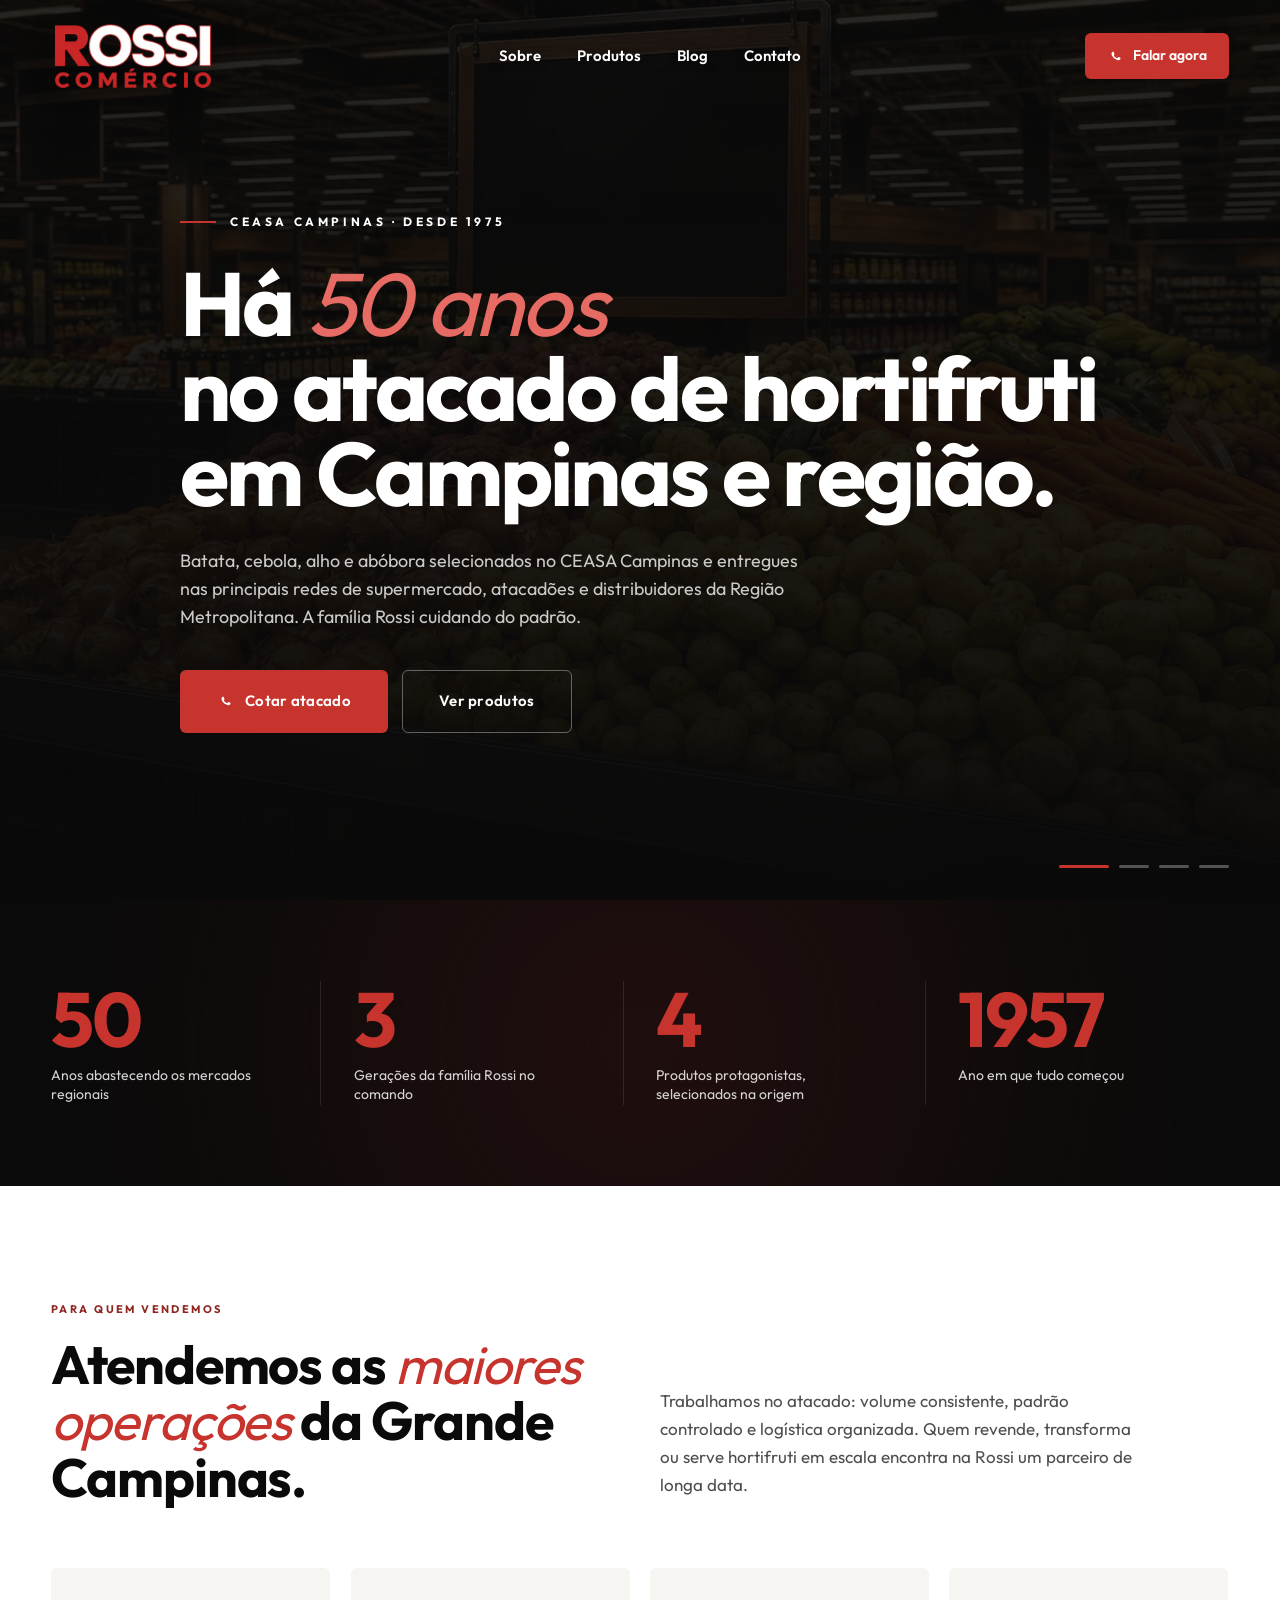
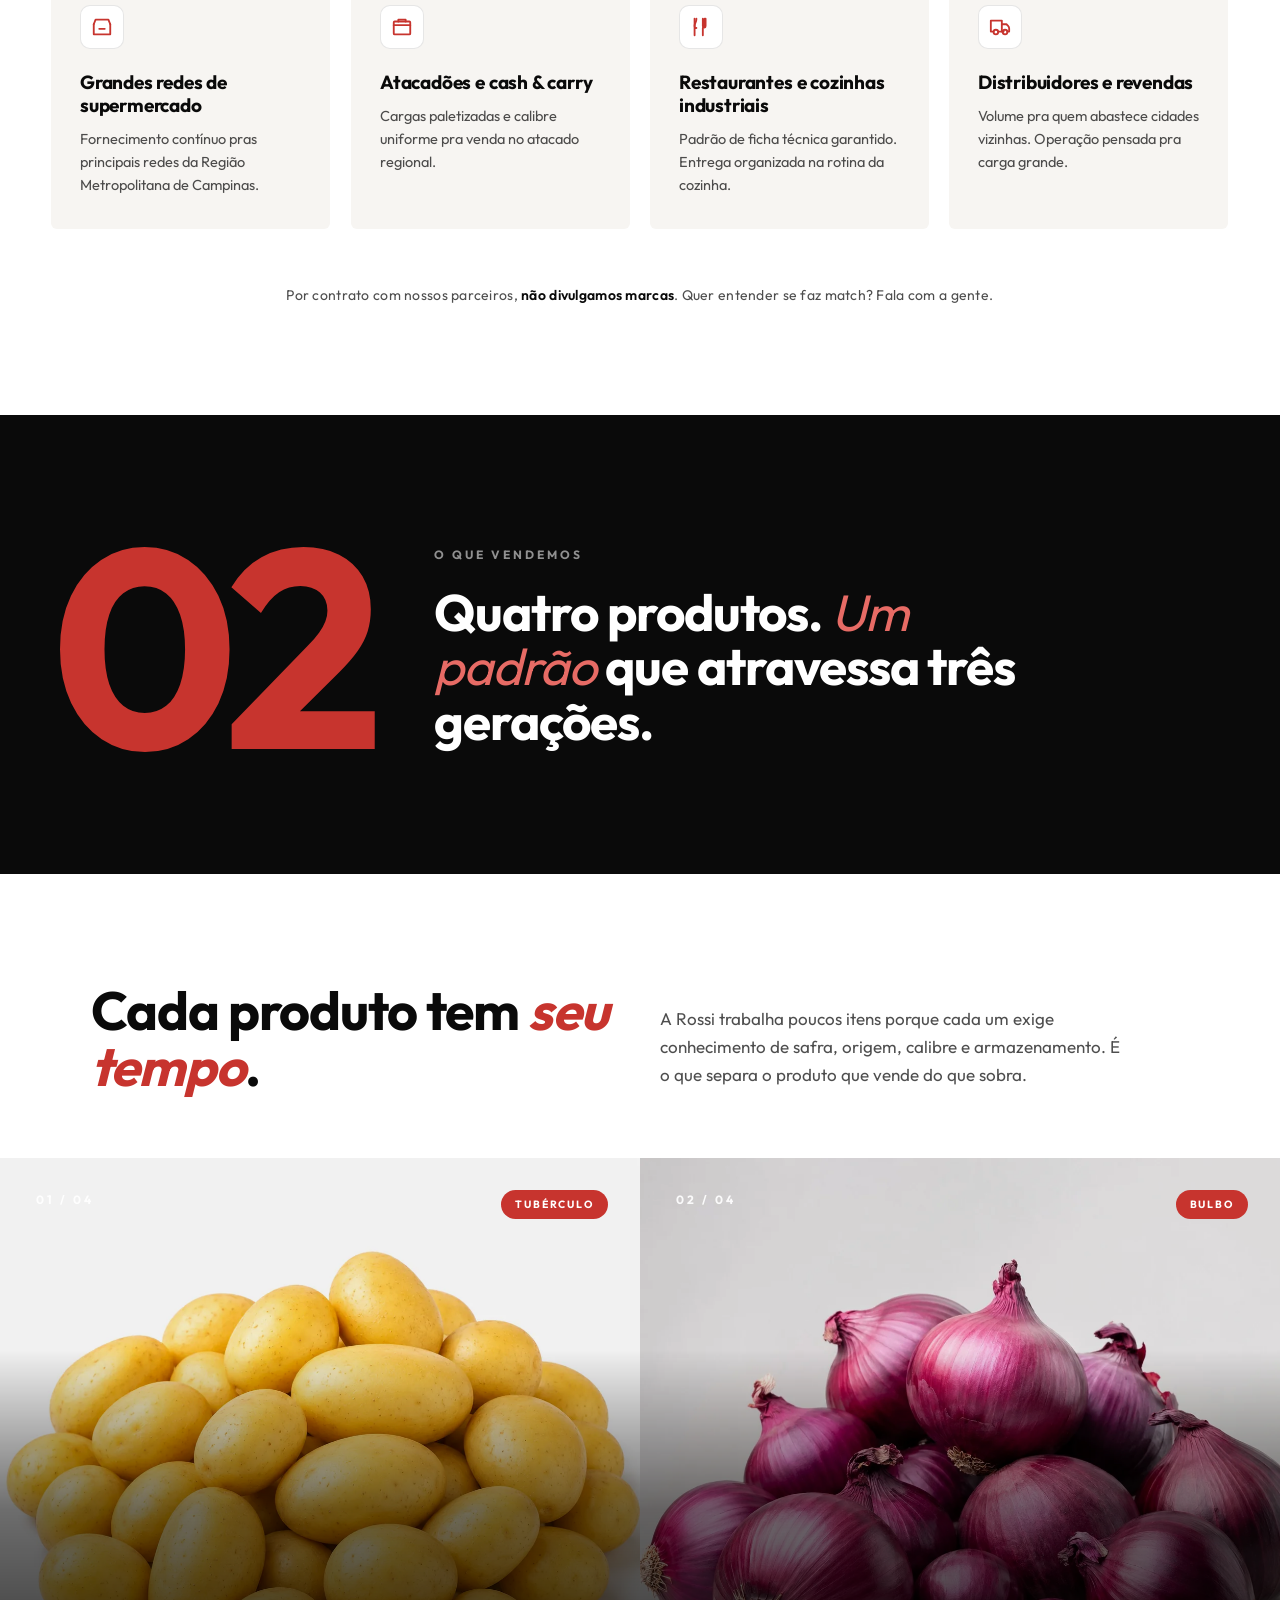
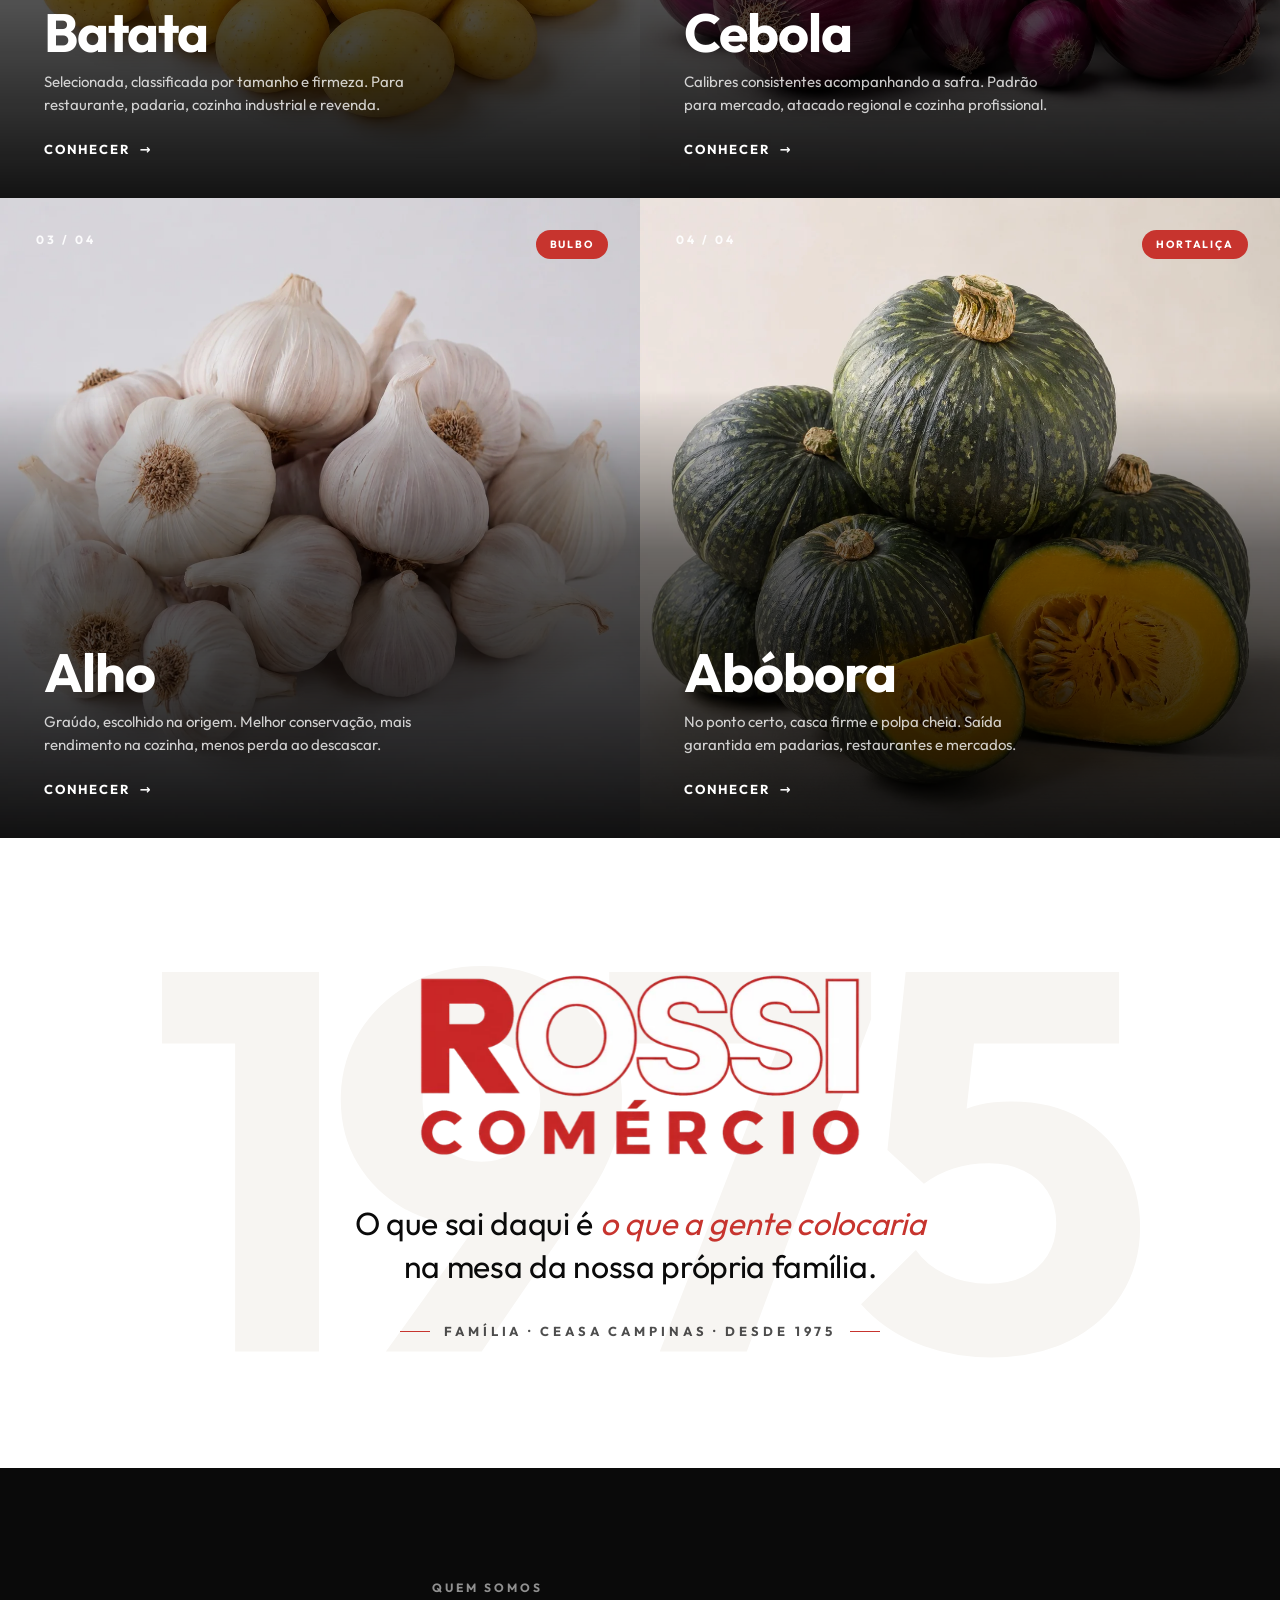
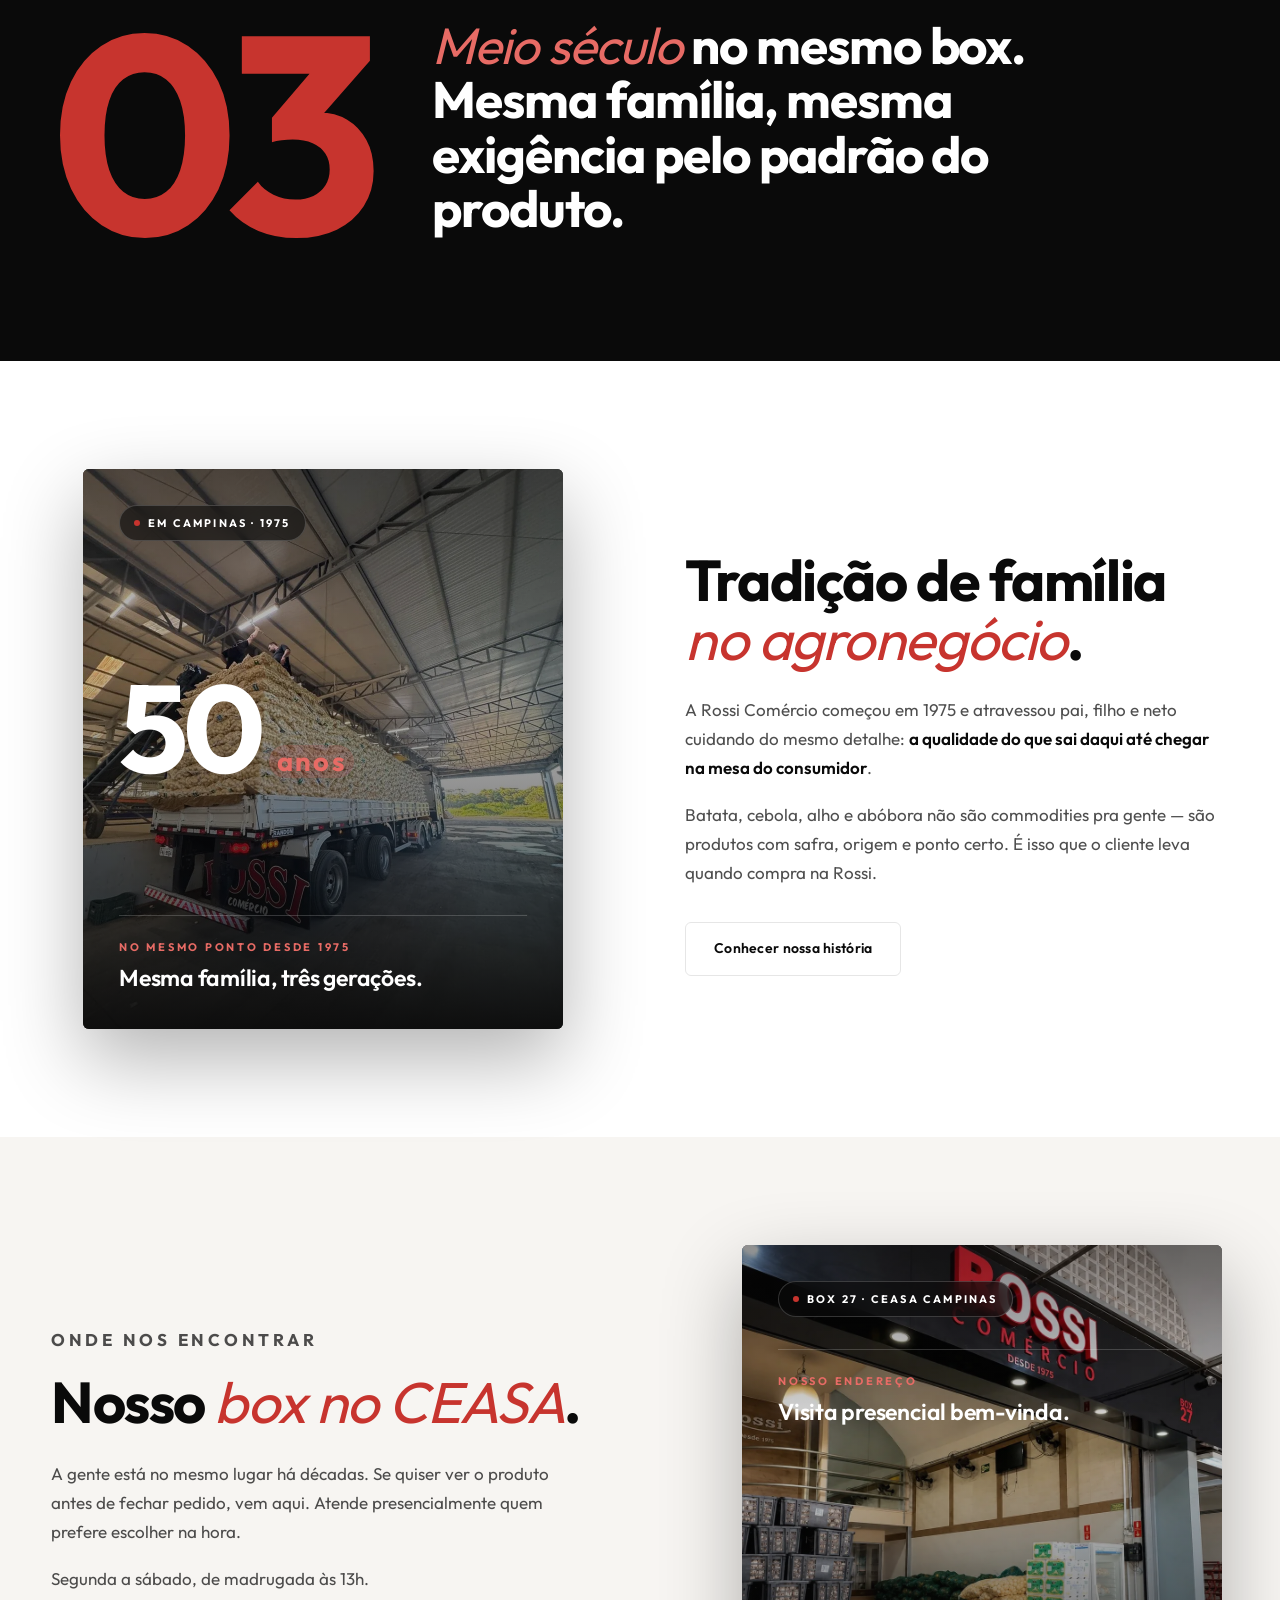
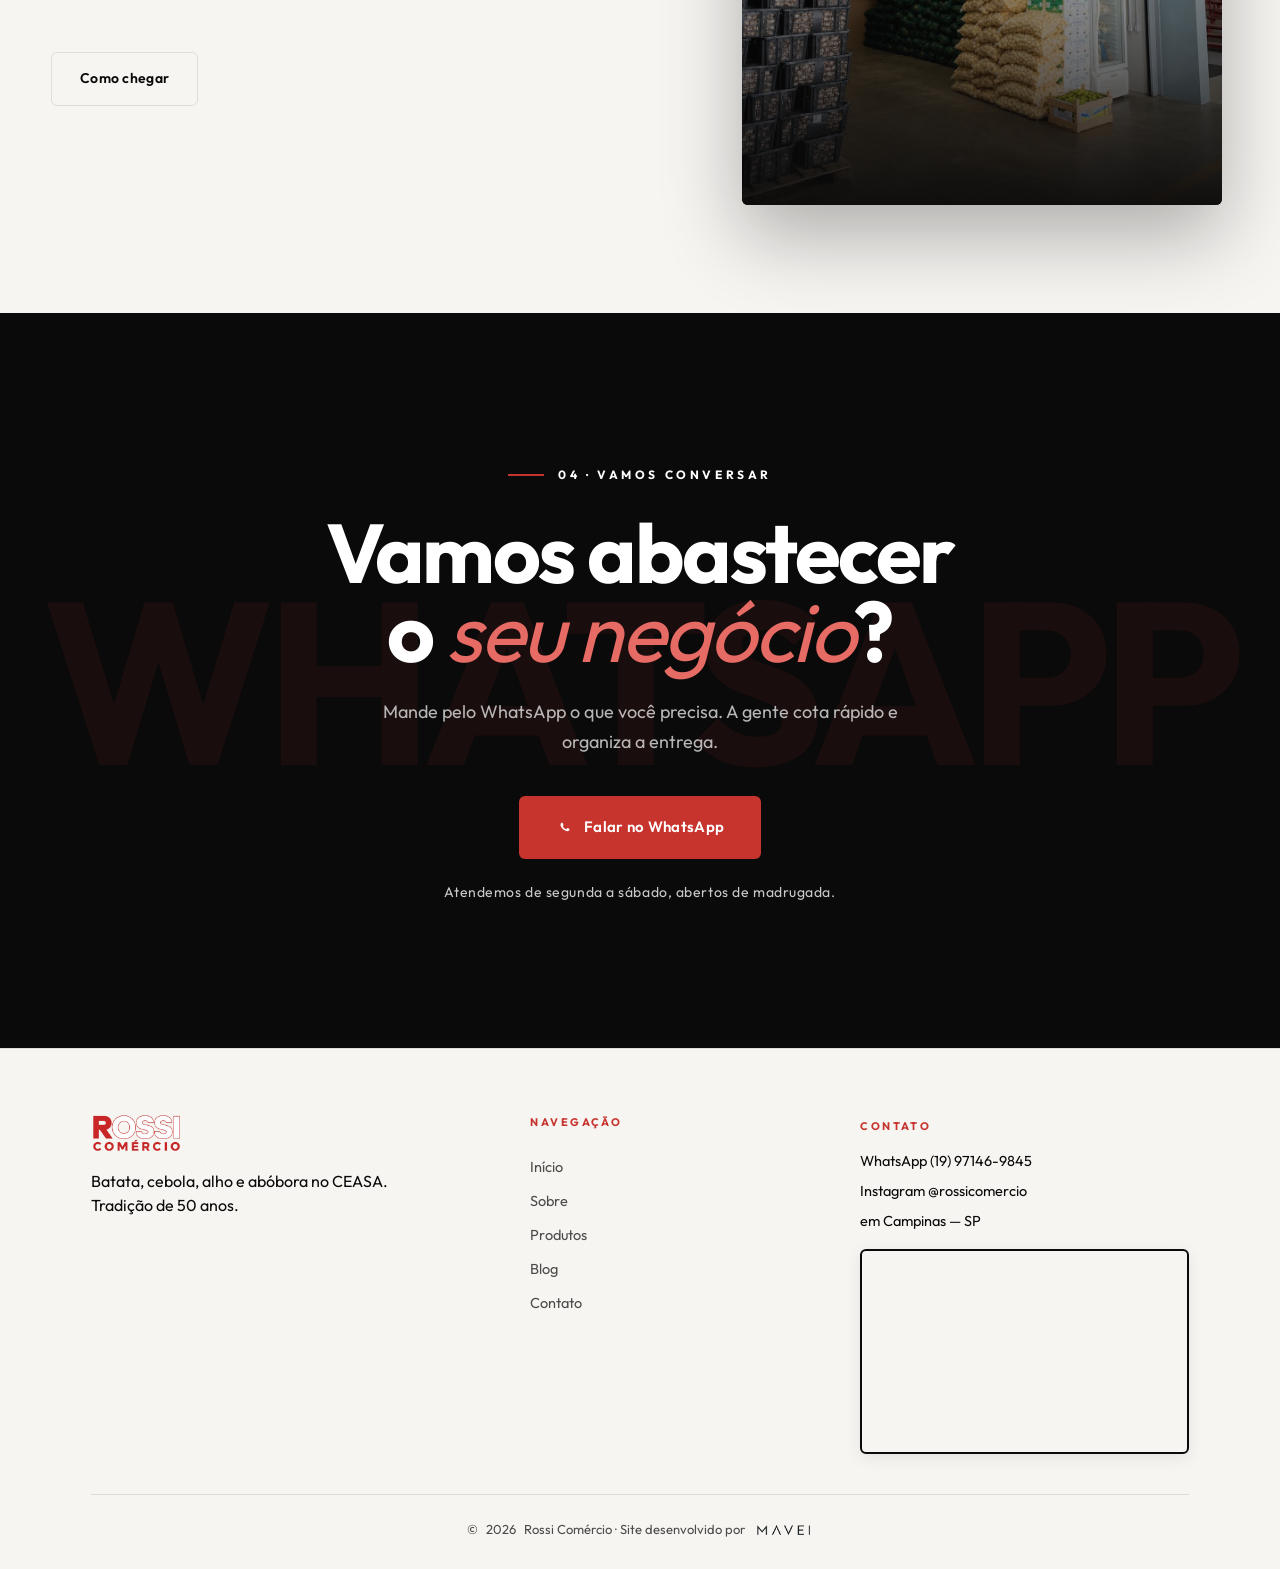
<file: index.html>
<!DOCTYPE html>
<html lang="pt-BR">
<head>
<meta charset="UTF-8">
<meta name="viewport" content="width=device-width, initial-scale=1.0">

<title>Rossi Comércio | Batata, cebola, alho e abóbora cabotiá no CEASA Campinas</title>
<meta name="description" content="Há 50 anos no atacado de hortifruti em Campinas. Batata, cebola, alho e abóbora cabotiá para grandes redes, atacadões e restaurantes.">
<meta name="keywords" content="batata atacado Campinas, cebola CEASA Campinas, alho atacado, abóbora cabotiá Campinas, hortifruti atacado, Rossi Comércio, CEASA Campinas">
<meta name="author" content="Rossi Comércio">
<meta name="robots" content="index, follow, max-image-preview:large">
<meta name="geo.region" content="BR-SP">
<meta name="geo.placename" content="Campinas">
<link rel="canonical" href="https://rossicomercio.com.br/">
<link rel="alternate" hreflang="pt-BR" href="https://rossicomercio.com.br/">
<link rel="alternate" hreflang="x-default" href="https://rossicomercio.com.br/">
<link rel="preconnect" href="https://www.google.com" crossorigin>
<link rel="preconnect" href="https://maps.googleapis.com" crossorigin>
<link rel="dns-prefetch" href="https://wa.me">
<link rel="icon" type="image/svg+xml" href="/assets/images/favicon.svg">
<link rel="manifest" href="/manifest.json">
<meta name="theme-color" content="#0A0A0A">
<link rel="shortcut icon" href="/assets/images/favicon.svg">

<meta property="og:type" content="website">
<meta property="og:url" content="https://rossicomercio.com.br/">
<meta property="og:title" content="Rossi Comércio | Há 50 anos no CEASA Campinas">
<meta property="og:description" content="Tradição passada de geração em geração no CEASA Campinas. Atendimento exclusivo para restaurantes, mercados, revendas e consumidor final.">
<meta property="og:image" content="https://rossicomercio.com.br/assets/images/og-image.jpg">
<meta property="og:image:alt" content="Rossi Comércio — atacado de hortifruti no CEASA Campinas">
<meta property="og:image:width" content="1200">
<meta property="og:image:height" content="630">
<meta property="og:locale" content="pt_BR">
<meta property="og:site_name" content="Rossi Comércio">

<meta name="twitter:card" content="summary_large_image">
<meta name="twitter:title" content="Rossi Comércio | CEASA Campinas há 50 anos">
<meta name="twitter:description" content="Batata, cebola, alho e abóbora cabotiá. Tradição de 3 gerações no CEASA Campinas.">
<meta name="twitter:image" content="https://rossicomercio.com.br/assets/images/og-image.jpg">

<script type="application/ld+json">
{
  "@context": "https://schema.org",
  "@graph": [
    {
      "@type": "Organization",
      "@id": "https://rossicomercio.com.br/#organization",
      "name": "Rossi Comércio",
      "url": "https://rossicomercio.com.br",
      "logo": "https://rossicomercio.com.br/assets/images/logo.png",
      "foundingDate": "1975",
      "description": "Há 50 anos abastecendo Campinas com batata, cebola, alho e abóbora cabotiá no CEASA Campinas.",
      "knowsAbout": ["Batata", "Cebola", "Alho", "Abóbora cabotiá", "Hortifruti atacado"],
      "areaServed": [
        { "@type": "City", "name": "Campinas" },
        { "@type": "AdministrativeArea", "name": "Região Metropolitana de Campinas" }
      ],
      "sameAs": [
        "https://www.instagram.com/rossicomercio/"
      ],
      "contactPoint": {
        "@type": "ContactPoint",
        "telephone": "+5519971469845",
        "contactType": "customer support",
        "areaServed": "BR",
        "availableLanguage": ["Portuguese"]
      }
    },
    {
      "@type": "LocalBusiness",
      "@id": "https://rossicomercio.com.br/#business",
      "name": "Rossi Comércio",
      "description": "Comércio atacadista de batata, cebola, alho e abóbora cabotiá no CEASA. Tradição de 50 anos, atendimento B2B e B2C.",
      "url": "https://rossicomercio.com.br",
      "telephone": "+5519971469845",
      "image": "https://rossicomercio.com.br/assets/images/logo.png",
      "priceRange": "$$",
      "address": {
        "@type": "PostalAddress",
        "addressLocality": "Campinas",
        "addressRegion": "SP",
        "addressCountry": "BR"
      },
      "sameAs": [
        "https://www.instagram.com/rossicomercio/"
      ],
      "openingHoursSpecification": [
        {
          "@type": "OpeningHoursSpecification",
          "dayOfWeek": ["Monday", "Wednesday", "Friday"],
          "opens": "04:30",
          "closes": "13:00"
        },
        {
          "@type": "OpeningHoursSpecification",
          "dayOfWeek": ["Tuesday", "Thursday", "Saturday"],
          "opens": "05:30",
          "closes": "13:00"
        }
      ],
      "areaServed": [
        { "@type": "City", "name": "Campinas" },
        { "@type": "AdministrativeArea", "name": "Região Metropolitana de Campinas" }
      ]
    },
    {
      "@type": "WebSite",
      "@id": "https://rossicomercio.com.br/#website",
      "url": "https://rossicomercio.com.br",
      "name": "Rossi Comércio",
      "inLanguage": "pt-BR",
      "publisher": { "@id": "https://rossicomercio.com.br/#organization" }
    },
    {
      "@type": "BreadcrumbList",
      "itemListElement": [
        { "@type": "ListItem", "position": 1, "name": "Início", "item": "https://rossicomercio.com.br/" }
      ]
    }
  ]
}
</script>

<link rel="preload" href="/fonts/fonts.css" as="style">
<link rel="stylesheet" href="/fonts/fonts.css" media="print" onload="this.media='all'">
<noscript><link rel="stylesheet" href="/fonts/fonts.css"></noscript>
<link rel="preload" href="/styles.css" as="style">
<link rel="stylesheet" href="/styles.css">
</head>
<body>

<header class="nav" id="nav">
  <button class="nav__burger" type="button" aria-label="Abrir menu" aria-expanded="false" aria-controls="nav-overlay">
    <span></span><span></span><span></span>
  </button>
  <a href="/" class="nav__logo" aria-label="Rossi Comércio — Início">
    <picture><source srcset="/assets/images/logo-h.webp" type="image/webp"><img src="/assets/images/logo-h.png" alt="Rossi Comércio — desde 1975" width="180" height="64"></picture>
  </a>
  <nav class="nav__links" aria-label="Menu principal">
    <a href="/sobre.html">Sobre</a>
    <a href="/produtos/">Produtos</a>
    <a href="/blog/">Blog</a>
    <a href="/contato.html">Contato</a>
  </nav>
  <a href="https://wa.me/5519971469845?text=Ol%C3%A1!%20Vim%20pelo%20site%20da%20Rossi%20Com%C3%A9rcio%20e%20gostaria%20de%20mais%20informa%C3%A7%C3%B5es." class="nav__cta" target="_blank" rel="noopener" data-magnetic>
    <svg class="btn-wpp-icon" viewBox="0 0 24 24" fill="currentColor" aria-hidden="true"><path d="M17.472 14.382c-.297-.149-1.758-.867-2.03-.967-.273-.099-.471-.148-.67.15-.197.297-.767.966-.94 1.164-.173.199-.347.223-.644.075-.297-.15-1.255-.463-2.39-1.475-.883-.788-1.48-1.761-1.653-2.059-.173-.297-.018-.458.13-.606.134-.133.298-.347.446-.52.149-.174.198-.298.298-.497.099-.198.05-.371-.025-.52-.075-.149-.669-1.612-.916-2.207-.242-.579-.487-.5-.669-.51-.173-.008-.371-.01-.57-.01-.198 0-.52.074-.792.372-.272.297-1.04 1.016-1.04 2.479 0 1.462 1.065 2.875 1.213 3.074.149.198 2.096 3.2 5.077 4.487.709.306 1.262.489 1.694.625.712.227 1.36.195 1.871.118.571-.085 1.758-.719 2.006-1.413.248-.694.248-1.289.173-1.413-.074-.124-.272-.198-.57-.347z"/></svg>
    Falar agora
  </a>
</header>
<div class="nav-overlay" id="nav-overlay" aria-hidden="true" inert>
  <div class="nav-overlay__inner">
    <nav class="nav-overlay__links" aria-label="Menu mobile">
    <a href="/sobre.html">Sobre</a>
    <a href="/produtos/">Produtos</a>
    <a href="/blog/">Blog</a>
    <a href="/contato.html">Contato</a>
  </nav>
    <div class="nav-overlay__contact">
      <a href="https://wa.me/5519971469845?text=Ol%C3%A1!%20Vim%20pelo%20site%20da%20Rossi%20Com%C3%A9rcio." target="_blank" rel="noopener" class="nav-overlay__wpp">
        <svg viewBox="0 0 24 24" fill="currentColor" aria-hidden="true" width="20" height="20"><path d="M17.472 14.382c-.297-.149-1.758-.867-2.03-.967-.273-.099-.471-.148-.67.15-.197.297-.767.966-.94 1.164-.173.199-.347.223-.644.075-.297-.15-1.255-.463-2.39-1.475-.883-.788-1.48-1.761-1.653-2.059-.173-.297-.018-.458.13-.606.134-.133.298-.347.446-.52.149-.174.198-.298.298-.497.099-.198.05-.371-.025-.52-.075-.149-.669-1.612-.916-2.207-.242-.579-.487-.5-.669-.51-.173-.008-.371-.01-.57-.01-.198 0-.52.074-.792.372-.272.297-1.04 1.016-1.04 2.479 0 1.462 1.065 2.875 1.213 3.074.149.198 2.096 3.2 5.077 4.487.709.306 1.262.489 1.694.625.712.227 1.36.195 1.871.118.571-.085 1.758-.719 2.006-1.413.248-.694.248-1.289.173-1.413-.074-.124-.272-.198-.57-.347z"/></svg>
        (19) 97146-9845
      </a>
      <a href="https://www.instagram.com/rossicomercio/" target="_blank" rel="noopener" class="nav-overlay__ig">@rossicomercio</a>
    </div>
  </div>
</div>


<main>

<!-- ── HERO EDITORIAL (fullscreen carrossel) ──────────── -->
<section class="hero-edit hero-edit--fullscreen" aria-labelledby="hero-title">
  <div class="hero-edit__bg" aria-hidden="true">
    <div class="hero-carousel" data-carousel data-carousel-interval="5500">
      <div class="hero-carousel__slide is-active">
        <picture><source media="(max-width: 760px)" srcset="/assets/images/brand/hero-produtos-640.webp" type="image/webp"><source srcset="/assets/images/brand/hero-produtos.webp" type="image/webp"><source media="(max-width: 760px)" srcset="/assets/images/brand/hero-produtos-640.jpg"><img src="/assets/images/brand/hero-produtos.jpg" alt="Caixotes de batata, cebola, alho e abóbora cabotiá empilhados no CEASA Campinas" width="1600" height="900" fetchpriority="high"></picture>
      </div>
      <div class="hero-carousel__slide">
        <picture><source media="(max-width: 760px)" srcset="/assets/images/brand/aerea-640.webp" type="image/webp"><source srcset="/assets/images/brand/aerea.webp" type="image/webp"><source media="(max-width: 760px)" srcset="/assets/images/brand/aerea-640.jpg"><img src="/assets/images/brand/aerea.jpg" alt="Vista aérea do CEASA Campinas, onde a Rossi opera há 50 anos" width="984" height="738" loading="lazy"></picture>
      </div>
      <div class="hero-carousel__slide">
        <picture><source media="(max-width: 760px)" srcset="/assets/images/brand/hero-sobre-640.webp" type="image/webp"><source srcset="/assets/images/brand/hero-sobre.webp" type="image/webp"><source media="(max-width: 760px)" srcset="/assets/images/brand/hero-sobre-640.jpg"><img src="/assets/images/brand/hero-sobre.jpg" alt="Tradição familiar Rossi Comércio desde 1975" width="1600" height="900" loading="lazy"></picture>
      </div>
      <div class="hero-carousel__slide">
        <picture><source media="(max-width: 760px)" srcset="/assets/images/brand/hero-batata-640.webp" type="image/webp"><source srcset="/assets/images/brand/hero-batata.webp" type="image/webp"><source media="(max-width: 760px)" srcset="/assets/images/brand/hero-batata-640.jpg"><img src="/assets/images/brand/hero-batata.jpg" alt="Batata selecionada da Rossi Comércio" width="800" height="533" loading="lazy"></picture>
      </div>
      <div class="hero-carousel__dots" role="tablist" aria-label="Navegação da galeria">
        <button type="button" class="hero-carousel__dot is-active" role="tab" aria-selected="true" aria-label="Slide 1: Frota Rossi em Campinas"></button>
        <button type="button" class="hero-carousel__dot" role="tab" aria-selected="false" aria-label="Slide 2: Operação que não para"></button>
        <button type="button" class="hero-carousel__dot" role="tab" aria-selected="false" aria-label="Slide 3: Saindo para entrega"></button>
        <button type="button" class="hero-carousel__dot" role="tab" aria-selected="false" aria-label="Slide 4: Carregando, escala de atacado"></button>
      </div>
    </div>
  </div>

  <div class="hero-edit__grid">
    <div class="hero-edit__copy">
      <p class="hero-edit__eyebrow" data-reveal>CEASA Campinas · Desde 1975</p>
      <h1 class="hero-edit__title" id="hero-title" data-reveal>
        Há <em>50 anos</em><br>
        no atacado de hortifruti<br>
        em Campinas e região.
      </h1>
      <p class="hero-edit__sub" data-reveal data-reveal-delay="200">
        Batata, cebola, alho e abóbora selecionados no CEASA Campinas e entregues nas principais redes de supermercado, atacadões e distribuidores da Região Metropolitana. A família Rossi cuidando do padrão.
      </p>
      <div style="display:flex; gap:14px; flex-wrap:wrap;" data-reveal data-reveal-delay="350">
        <a href="https://wa.me/5519971469845?text=Ol%C3%A1!%20Sou%20de%20um%20com%C3%A9rcio%20e%20gostaria%20de%20fazer%20uma%20cota%C3%A7%C3%A3o%20de%20atacado." class="btn btn--primary btn--lg" target="_blank" rel="noopener" data-magnetic>
          <svg class="btn-wpp-icon" viewBox="0 0 24 24" fill="currentColor" aria-hidden="true"><path d="M17.472 14.382c-.297-.149-1.758-.867-2.03-.967-.273-.099-.471-.148-.67.15-.197.297-.767.966-.94 1.164-.173.199-.347.223-.644.075-.297-.15-1.255-.463-2.39-1.475-.883-.788-1.48-1.761-1.653-2.059-.173-.297-.018-.458.13-.606.134-.133.298-.347.446-.52.149-.174.198-.298.298-.497.099-.198.05-.371-.025-.52-.075-.149-.669-1.612-.916-2.207-.242-.579-.487-.5-.669-.51-.173-.008-.371-.01-.57-.01-.198 0-.52.074-.792.372-.272.297-1.04 1.016-1.04 2.479 0 1.462 1.065 2.875 1.213 3.074.149.198 2.096 3.2 5.077 4.487.709.306 1.262.489 1.694.625.712.227 1.36.195 1.871.118.571-.085 1.758-.719 2.006-1.413.248-.694.248-1.289.173-1.413-.074-.124-.272-.198-.57-.347z"/></svg>
          Cotar atacado
        </a>
        <a href="#produtos" class="btn btn--ghost btn--lg">Ver produtos</a>
      </div>
    </div>
  </div>
</section>

<!-- ── STATS ───────────────────────────────────────────── -->
<section class="stats-edit" aria-label="Números Rossi Comércio">
  <div class="stats-edit__inner">
    <div class="stat-edit" data-reveal>
      <div class="stat-edit__num"><span data-counter="50">50</span></div>
      <div class="stat-edit__label">Anos abastecendo os mercados regionais</div>
    </div>
    <div class="stat-edit" data-reveal data-reveal-delay="120">
      <div class="stat-edit__num"><span data-counter="3">3</span></div>
      <div class="stat-edit__label">Gerações da família Rossi no comando</div>
    </div>
    <div class="stat-edit" data-reveal data-reveal-delay="240">
      <div class="stat-edit__num"><span data-counter="4">4</span></div>
      <div class="stat-edit__label">Produtos protagonistas, selecionados na origem</div>
    </div>
    <div class="stat-edit" data-reveal data-reveal-delay="360">
      <div class="stat-edit__num"><span data-counter="1975">1975</span></div>
      <div class="stat-edit__label">Ano em que tudo começou</div>
    </div>
  </div>
</section>

<!-- ── PARA QUEM VENDEMOS (vitrine B2B) ───────────────── -->
<section class="clientes" aria-labelledby="clientes-title">
  <div class="clientes__head">
    <div>
      <p class="eyebrow" data-reveal>Para quem vendemos</p>
      <h2 class="section-title" id="clientes-title" data-reveal>
        Atendemos as <em style="color:var(--vermelho); font-style:italic; font-weight:400;">maiores operações</em> da Grande Campinas.
      </h2>
    </div>
    <p class="clientes__head-lede" data-reveal data-reveal-delay="150">
      Trabalhamos no atacado: volume consistente, padrão controlado e logística organizada. Quem revende, transforma ou serve hortifruti em escala encontra na Rossi um parceiro de longa data.
    </p>
  </div>

  <div class="clientes__grid">
    <article class="cliente-card" data-reveal>
      <div class="cliente-card__icon">
        <svg viewBox="0 0 24 24" fill="none" stroke="currentColor" stroke-width="2" stroke-linecap="round" stroke-linejoin="round"><path d="M3 9l2-5h14l2 5"/><path d="M3 9v11h18V9"/><path d="M9 14h6"/></svg>
      </div>
      <h3>Grandes redes de supermercado</h3>
      <p>Fornecimento contínuo pras principais redes da Região Metropolitana de Campinas.</p>
    </article>

    <article class="cliente-card" data-reveal data-reveal-delay="100">
      <div class="cliente-card__icon">
        <svg viewBox="0 0 24 24" fill="none" stroke="currentColor" stroke-width="2" stroke-linecap="round" stroke-linejoin="round"><rect x="3" y="6" width="18" height="14" rx="1"/><path d="M3 10h18"/><path d="M8 6V4h8v2"/></svg>
      </div>
      <h3>Atacadões e cash &amp; carry</h3>
      <p>Cargas paletizadas e calibre uniforme pra venda no atacado regional.</p>
    </article>

    <article class="cliente-card" data-reveal data-reveal-delay="200">
      <div class="cliente-card__icon">
        <svg viewBox="0 0 24 24" fill="none" stroke="currentColor" stroke-width="2" stroke-linecap="round" stroke-linejoin="round"><path d="M5 3v18"/><path d="M7 3c0 4-2 5-2 8s2 2 2 2"/><path d="M14 3v8c0 2 2 2 2 0V3"/><path d="M17 3v8c0 2-2 2-2 0"/><path d="M14 13v8"/></svg>
      </div>
      <h3>Restaurantes e cozinhas industriais</h3>
      <p>Padrão de ficha técnica garantido. Entrega organizada na rotina da cozinha.</p>
    </article>

    <article class="cliente-card" data-reveal data-reveal-delay="300">
      <div class="cliente-card__icon">
        <svg viewBox="0 0 24 24" fill="none" stroke="currentColor" stroke-width="2" stroke-linecap="round" stroke-linejoin="round"><path d="M10 17h4V5H2v12h3"/><path d="M20 17h2v-3.34a4 4 0 0 0-1.17-2.83L19 9h-5"/><path d="M14 17h2"/><circle cx="7.5" cy="17.5" r="2.5"/><circle cx="17.5" cy="17.5" r="2.5"/></svg>
      </div>
      <h3>Distribuidores e revendas</h3>
      <p>Volume pra quem abastece cidades vizinhas. Operação pensada pra carga grande.</p>
    </article>
  </div>

  <p class="clientes__nota" data-reveal data-reveal-delay="400">
    Por contrato com nossos parceiros, <strong>não divulgamos marcas</strong>. Quer entender se faz match? Fala com a gente.
  </p>
</section>

<!-- ── BANNER EDITORIAL ────────────────────────────────── -->
<section class="editorial-banner" aria-labelledby="banner-title">
  <div class="editorial-banner__inner">
    <div class="editorial-banner__num" data-reveal>02</div>
    <div class="editorial-banner__text">
      <p class="editorial-banner__label" data-reveal>O que vendemos</p>
      <h2 class="editorial-banner__title" id="banner-title" data-reveal data-reveal-delay="150">
        Quatro produtos. <em>Um padrão</em> que atravessa três gerações.
      </h2>
    </div>
  </div>
</section>

<!-- ── PRODUTOS EDITORIAL ──────────────────────────────── -->
<section class="products-edit" id="produtos" aria-labelledby="produtos-title">
  <div class="products-edit__head">
    <h2 class="section-title" id="produtos-title" data-reveal>
      Cada produto tem <em style="color:var(--vermelho); font-style:italic;">seu tempo</em>.
    </h2>
    <p class="products-edit__head-lede" data-reveal data-reveal-delay="120">
      A Rossi trabalha poucos itens porque cada um exige conhecimento de safra, origem, calibre e armazenamento. É o que separa o produto que vende do que sobra.
    </p>
  </div>

  <div class="products-edit__grid">
    <a href="/produtos/batata.html" class="product-edit-card" data-reveal>
      <div class="product-edit-card__media">
        <picture><source srcset="/assets/images/produtos/batata.webp" type="image/webp"><img src="/assets/images/produtos/batata.jpg" alt="Batata Rossi Comércio" width="800" height="1000" loading="lazy"></picture>
      </div>
      <div class="product-edit-card__overlay"></div>
      <span class="product-edit-card__num">01 / 04</span>
      <span class="product-edit-card__tag">Tubérculo</span>
      <div class="product-edit-card__body">
        <h3 class="product-edit-card__title">Batata</h3>
        <p class="product-edit-card__desc">Selecionada, classificada por tamanho e firmeza. Para restaurante, padaria, cozinha industrial e revenda.</p>
        <span class="product-edit-card__cta">Conhecer</span>
      </div>
    </a>

    <a href="/produtos/cebola.html" class="product-edit-card" data-reveal data-reveal-delay="120">
      <div class="product-edit-card__media">
        <picture><source srcset="/assets/images/produtos/cebola.webp" type="image/webp"><img src="/assets/images/produtos/cebola.jpg" alt="Cebola Rossi Comércio" width="800" height="1000" loading="lazy"></picture>
      </div>
      <div class="product-edit-card__overlay"></div>
      <span class="product-edit-card__num">02 / 04</span>
      <span class="product-edit-card__tag">Bulbo</span>
      <div class="product-edit-card__body">
        <h3 class="product-edit-card__title">Cebola</h3>
        <p class="product-edit-card__desc">Calibres consistentes acompanhando a safra. Padrão para mercado, atacado regional e cozinha profissional.</p>
        <span class="product-edit-card__cta">Conhecer</span>
      </div>
    </a>

    <a href="/produtos/alho.html" class="product-edit-card" data-reveal>
      <div class="product-edit-card__media">
        <picture><source srcset="/assets/images/produtos/alho.webp" type="image/webp"><img src="/assets/images/produtos/alho.jpg" alt="Alho Rossi Comércio" width="800" height="1000" loading="lazy"></picture>
      </div>
      <div class="product-edit-card__overlay"></div>
      <span class="product-edit-card__num">03 / 04</span>
      <span class="product-edit-card__tag">Bulbo</span>
      <div class="product-edit-card__body">
        <h3 class="product-edit-card__title">Alho</h3>
        <p class="product-edit-card__desc">Graúdo, escolhido na origem. Melhor conservação, mais rendimento na cozinha, menos perda ao descascar.</p>
        <span class="product-edit-card__cta">Conhecer</span>
      </div>
    </a>

    <a href="/produtos/abobora-cabotia.html" class="product-edit-card" data-reveal data-reveal-delay="120">
      <div class="product-edit-card__media">
        <picture><source srcset="/assets/images/produtos/abobora.webp" type="image/webp"><img src="/assets/images/produtos/abobora.jpg" alt="Abóbora cabotiá Rossi Comércio" width="800" height="1000" loading="lazy"></picture>
      </div>
      <div class="product-edit-card__overlay"></div>
      <span class="product-edit-card__num">04 / 04</span>
      <span class="product-edit-card__tag">Hortaliça</span>
      <div class="product-edit-card__body">
        <h3 class="product-edit-card__title">Abóbora</h3>
        <p class="product-edit-card__desc">No ponto certo, casca firme e polpa cheia. Saída garantida em padarias, restaurantes e mercados.</p>
        <span class="product-edit-card__cta">Conhecer</span>
      </div>
    </a>
  </div>
</section>

<!-- ── BRAND STATEMENT ─────────────────────────────────── -->
<section class="brand-statement" aria-label="Rossi Comércio · marca">
  <div class="brand-statement__bg-1975" aria-hidden="true">1975</div>
  <div class="brand-statement__inner">
    <picture><source srcset="/assets/images/logo.webp" type="image/webp"><img src="/assets/images/logo.png" alt="Rossi Comércio — desde 1975" class="brand-statement__logo" data-reveal="zoom" width="460" height="170"></picture>
    <p class="brand-statement__text" data-reveal data-reveal-delay="200">
      O que sai daqui é <em>o que a gente colocaria</em><br>
      na mesa da nossa própria família.
    </p>
    <p class="brand-statement__sig" data-reveal data-reveal-delay="400">Família · CEASA Campinas · desde 1975</p>
  </div>
</section>

<!-- ── BANNER 03 ───────────────────────────────────────── -->
<section class="editorial-banner" aria-labelledby="banner2-title">
  <div class="editorial-banner__inner">
    <div class="editorial-banner__num" data-reveal>03</div>
    <div class="editorial-banner__text">
      <p class="editorial-banner__label" data-reveal>Quem somos</p>
      <h2 class="editorial-banner__title" id="banner2-title" data-reveal data-reveal-delay="150">
        <em>Meio século</em> no mesmo box. Mesma família, mesma exigência pelo padrão do produto.
      </h2>
    </div>
  </div>
</section>

<!-- ── STORY (sobre na home) ───────────────────────────── -->
<section class="story" aria-labelledby="story-title">
  <div class="story__inner">
    <div class="story__visual" data-reveal="left">
      <div class="story__visual-top">
        <span class="story__visual-tag">em Campinas · 1975</span>
      </div>
      <span class="story__visual-big" aria-hidden="true">50<sup>anos</sup></span>
      <div class="story__visual-bottom">
        <span class="story__visual-label">No mesmo ponto desde 1975</span>
        <span class="story__visual-foot">Mesma família, três gerações.</span>
      </div>
    </div>

    <div class="story__content">
      <p class="eyebrow" data-reveal>De pai pra filho, de avô pra neto</p>
      <h2 id="story-title" data-reveal data-reveal-delay="120">
        Tradição de família <em>no agronegócio</em>.
      </h2>
      <p data-reveal data-reveal-delay="220">A Rossi Comércio começou em 1975 e atravessou pai, filho e neto cuidando do mesmo detalhe: <strong>a qualidade do que sai daqui até chegar na mesa do consumidor</strong>.</p>
      <p data-reveal data-reveal-delay="320">Batata, cebola, alho e abóbora não são commodities pra gente — são produtos com safra, origem e ponto certo. É isso que o cliente leva quando compra na Rossi.</p>
      <p data-reveal data-reveal-delay="420"><a href="/sobre.html" class="btn btn--ghost">Conhecer nossa história</a></p>
    </div>
  </div>
</section>

<!-- ── ONDE ESTAMOS (foto do ponto CEASA) ──────────────── -->
<section class="story" aria-labelledby="ponto-title" style="background:var(--off-white);">
  <div class="story__inner" style="grid-template-columns:1.2fr 1fr;">
    <div class="story__content">
      <p class="eyebrow" data-reveal>Onde nos encontrar</p>
      <h2 id="ponto-title" data-reveal data-reveal-delay="120">
        Nosso <em>box no CEASA</em>.
      </h2>
      <p data-reveal data-reveal-delay="220">A gente está no mesmo lugar há décadas. Se quiser ver o produto antes de fechar pedido, vem aqui. Atende presencialmente quem prefere escolher na hora.</p>
      <p data-reveal data-reveal-delay="320">Segunda a sábado, de madrugada às 13h.</p>
      <p data-reveal data-reveal-delay="420" style="margin-top:24px;"><a href="/contato.html" class="btn btn--ghost">Como chegar</a></p>
    </div>
    <div class="story__visual story__visual--ponto" data-reveal="right">
      <picture>
        <source media="(max-width: 760px)" srcset="/assets/images/brand/ceasa-640.webp" type="image/webp">
        <source srcset="/assets/images/brand/ceasa.webp" type="image/webp">
        <source media="(max-width: 760px)" srcset="/assets/images/brand/ceasa-640.jpg">
        <img src="/assets/images/brand/ceasa.jpg" alt="Fachada do Box 27 da Rossi Comércio no CEASA Campinas, com letreiro vermelho 'Rossi Comércio desde 1975'" width="1254" height="1254" loading="lazy">
      </picture>
      <div class="story__visual-top">
        <span class="story__visual-tag">Box 27 · CEASA Campinas</span>
      </div>
      <div class="story__visual-bottom">
        <span class="story__visual-label">Nosso endereço</span>
        <span class="story__visual-foot">Visita presencial bem-vinda.</span>
      </div>
    </div>
  </div>
</section>

<!-- ── CTA HERO ────────────────────────────────────────── -->
<section class="cta-hero" aria-labelledby="cta-title">
  <div class="cta-hero__inner">
    <p class="hero-edit__eyebrow" style="justify-content:center; display:inline-flex;" data-reveal>04 · Vamos conversar</p>
    <h2 class="cta-hero__title" id="cta-title" data-reveal data-reveal-delay="120">
      Vamos abastecer<br>
      o <em>seu negócio</em>?
    </h2>
    <p class="cta-hero__sub" data-reveal data-reveal-delay="240">
      Mande pelo WhatsApp o que você precisa. A gente cota rápido e organiza a entrega.
    </p>
    <a href="https://wa.me/5519971469845?text=Ol%C3%A1!%20Vim%20pelo%20site%20da%20Rossi%20Com%C3%A9rcio%20e%20gostaria%20de%20mais%20informa%C3%A7%C3%B5es." class="btn btn--primary btn--lg" target="_blank" rel="noopener" data-magnetic data-reveal data-reveal-delay="360">
      <svg class="btn-wpp-icon" viewBox="0 0 24 24" fill="currentColor" aria-hidden="true"><path d="M17.472 14.382c-.297-.149-1.758-.867-2.03-.967-.273-.099-.471-.148-.67.15-.197.297-.767.966-.94 1.164-.173.199-.347.223-.644.075-.297-.15-1.255-.463-2.39-1.475-.883-.788-1.48-1.761-1.653-2.059-.173-.297-.018-.458.13-.606.134-.133.298-.347.446-.52.149-.174.198-.298.298-.497.099-.198.05-.371-.025-.52-.075-.149-.669-1.612-.916-2.207-.242-.579-.487-.5-.669-.51-.173-.008-.371-.01-.57-.01-.198 0-.52.074-.792.372-.272.297-1.04 1.016-1.04 2.479 0 1.462 1.065 2.875 1.213 3.074.149.198 2.096 3.2 5.077 4.487.709.306 1.262.489 1.694.625.712.227 1.36.195 1.871.118.571-.085 1.758-.719 2.006-1.413.248-.694.248-1.289.173-1.413-.074-.124-.272-.198-.57-.347z"/></svg>
      Falar no WhatsApp
    </a>
    <p class="cta-hero__hint" data-reveal data-reveal-delay="480">Atendemos de segunda a sábado, abertos de madrugada.</p>
  </div>
</section>

<!-- ── Footer ───────────────────────────────────────────── -->
</main>

<footer class="footer">
  <div class="container">
    <div class="footer-grid">
      <div>
        <div class="footer__logo">
          <picture><source srcset="/assets/images/logo.webp" type="image/webp"><img src="/assets/images/logo.png" alt="Rossi Comércio" width="120" height="40"></picture>
        </div>
        <p class="footer-tagline">Batata, cebola, alho e abóbora no CEASA. Tradição de 50 anos.</p>
      </div>
      <nav class="footer-nav" aria-label="Rodapé">
        <p class="eyebrow">Navegação</p>
        <a href="/">Início</a>
        <a href="/sobre.html">Sobre</a>
        <a href="/produtos/">Produtos</a>
        <a href="/blog/">Blog</a>
        <a href="/contato.html">Contato</a>
      </nav>
      <div>
        <p class="eyebrow">Contato</p>
        <p class="footer-contact">
          <a href="https://wa.me/5519971469845?text=Ol%C3%A1!%20Vim%20pelo%20site%20da%20Rossi%20Com%C3%A9rcio%20e%20gostaria%20de%20mais%20informa%C3%A7%C3%B5es." target="_blank" rel="noopener">WhatsApp (19) 97146-9845</a>
          <a href="https://www.instagram.com/rossicomercio/" target="_blank" rel="noopener">Instagram @rossicomercio</a>
          <a href="https://www.google.com/maps/search/CEASA+Campinas" target="_blank" rel="noopener">em Campinas — SP</a>
        </p>
        <div class="footer__map" aria-label="Localização no nosso ponto">
          <iframe src="https://www.google.com/maps?q=CEASA+Campinas&output=embed" loading="lazy" referrerpolicy="no-referrer-when-downgrade" title="CEASA Campinas no Google Maps"></iframe>
        </div>
      </div>
    </div>
    <p class="footer-credit">
      © <span data-year>2026</span> Rossi Comércio · Site desenvolvido por
      <a href="https://www.mavei.com.br" target="_blank" rel="noopener" class="mavei-credit" aria-label="MAVEI Digital — desenvolvimento de sites">
        <picture>
          <source srcset="/assets/mavei-logo.webp" type="image/webp">
          <img src="/assets/mavei-logo.png" alt="MAVEI Digital" class="mavei-credit__logo" width="200" height="52" loading="lazy">
        </picture>
      </a>
    </p>
  </div>
</footer>

<script src="/main.js" defer></script>
<script src="/animations.js" defer></script>
<a class="fab-wpp" id="fab-wpp" href="https://wa.me/5519971469845?text=Ol%C3%A1!%20Vim%20pelo%20site%20da%20Rossi%20Com%C3%A9rcio." target="_blank" rel="noopener" aria-label="Falar com a Rossi Comércio pelo WhatsApp">
  <svg viewBox="0 0 24 24" aria-hidden="true"><path d="M17.472 14.382c-.297-.149-1.758-.867-2.03-.967-.273-.099-.471-.148-.67.15-.197.297-.767.966-.94 1.164-.173.199-.347.223-.644.075-.297-.15-1.255-.463-2.39-1.475-.883-.788-1.48-1.761-1.653-2.059-.173-.297-.018-.458.13-.606.134-.133.298-.347.446-.52.149-.174.198-.298.298-.497.099-.198.05-.371-.025-.52-.075-.149-.669-1.612-.916-2.207-.242-.579-.487-.5-.669-.51-.173-.008-.371-.01-.57-.01-.198 0-.52.074-.792.372-.272.297-1.04 1.016-1.04 2.479 0 1.462 1.065 2.875 1.213 3.074.149.198 2.096 3.2 5.077 4.487.709.306 1.262.489 1.694.625.712.227 1.36.195 1.871.118.571-.085 1.758-.719 2.006-1.413.248-.694.248-1.289.173-1.413-.074-.124-.272-.198-.57-.347zm-5.421 7.403h-.004a9.87 9.87 0 01-5.031-1.378l-.361-.214-3.741.982.998-3.648-.235-.374a9.86 9.86 0 01-1.51-5.26c.001-5.45 4.436-9.884 9.888-9.884 2.64 0 5.122 1.03 6.988 2.898a9.825 9.825 0 012.893 6.994c-.003 5.45-4.437 9.884-9.885 9.884zm8.413-18.297A11.815 11.815 0 0012.05 0C5.495 0 .16 5.335.157 11.892c0 2.096.547 4.142 1.588 5.945L.057 24l6.305-1.654a11.882 11.882 0 005.683 1.448h.005c6.554 0 11.89-5.335 11.893-11.893a11.821 11.821 0 00-3.48-8.413z"/></svg>
</a>
</body>
</html>
</file>
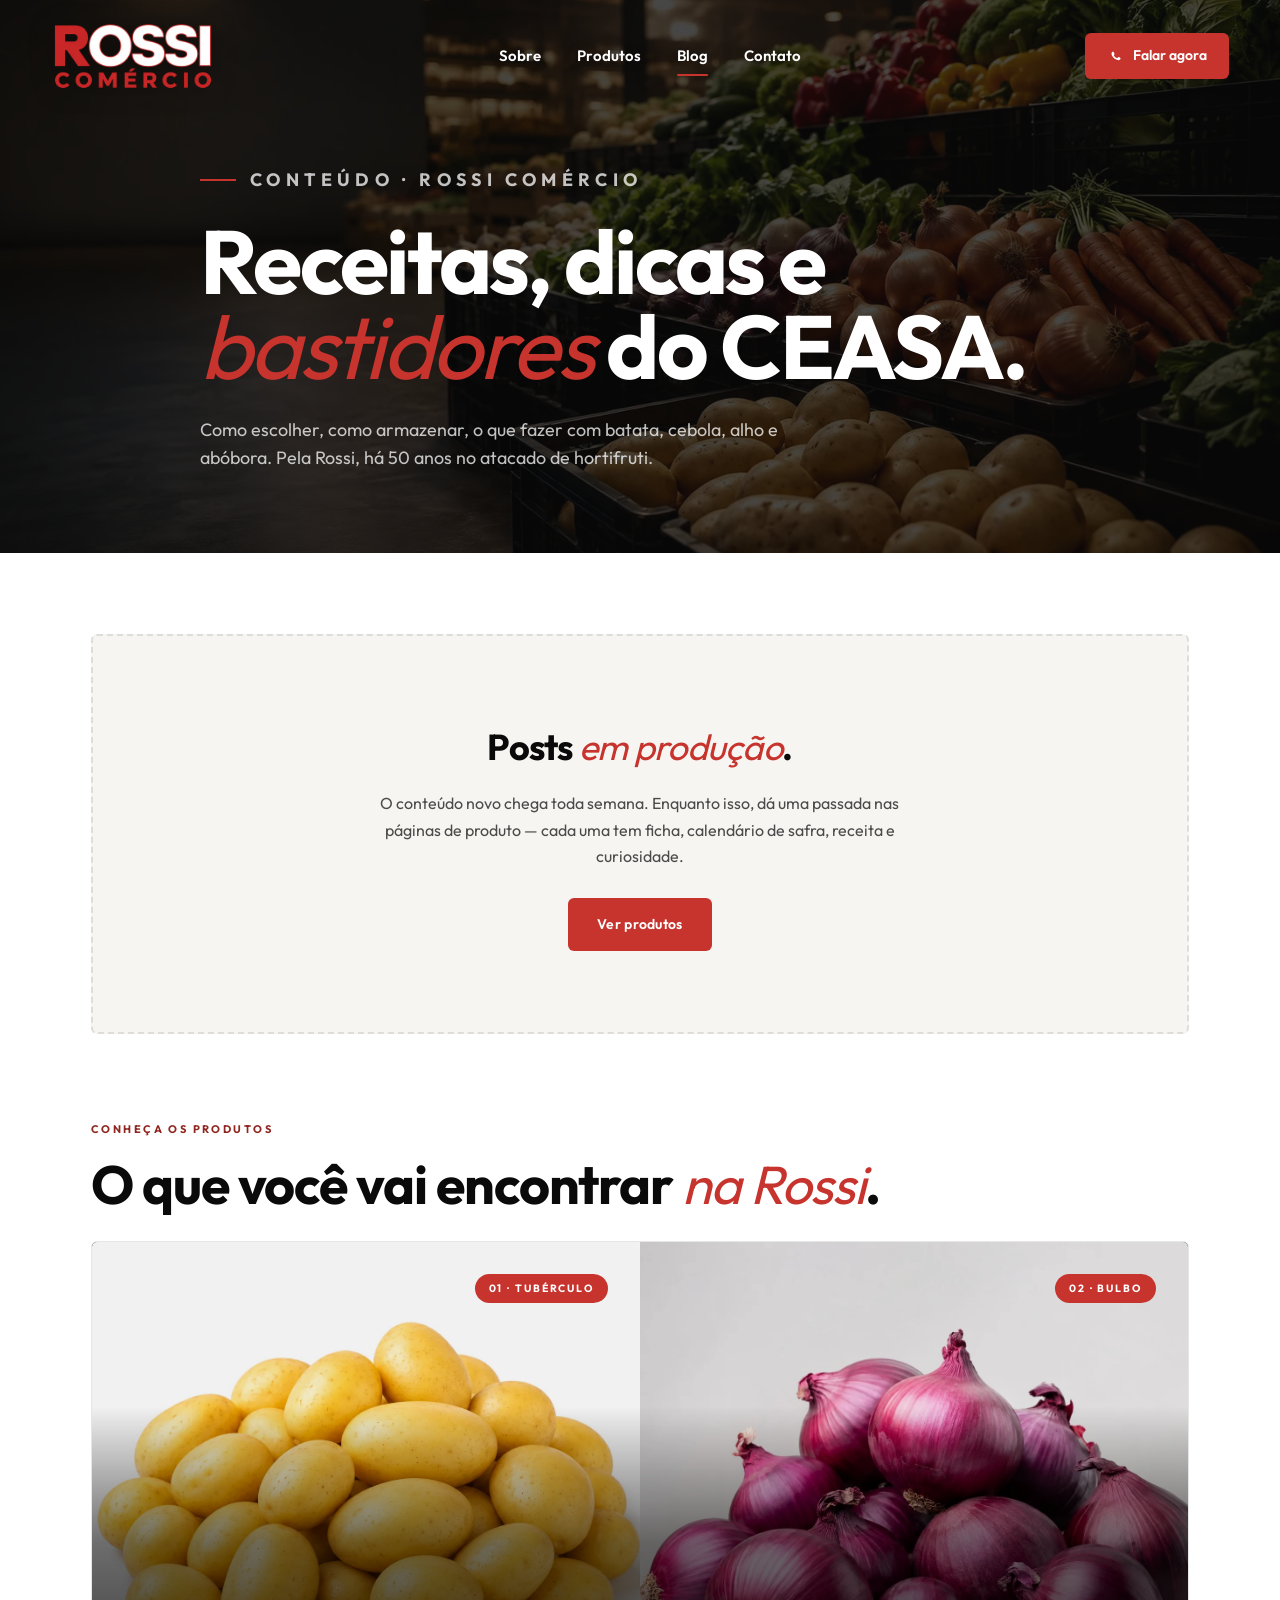
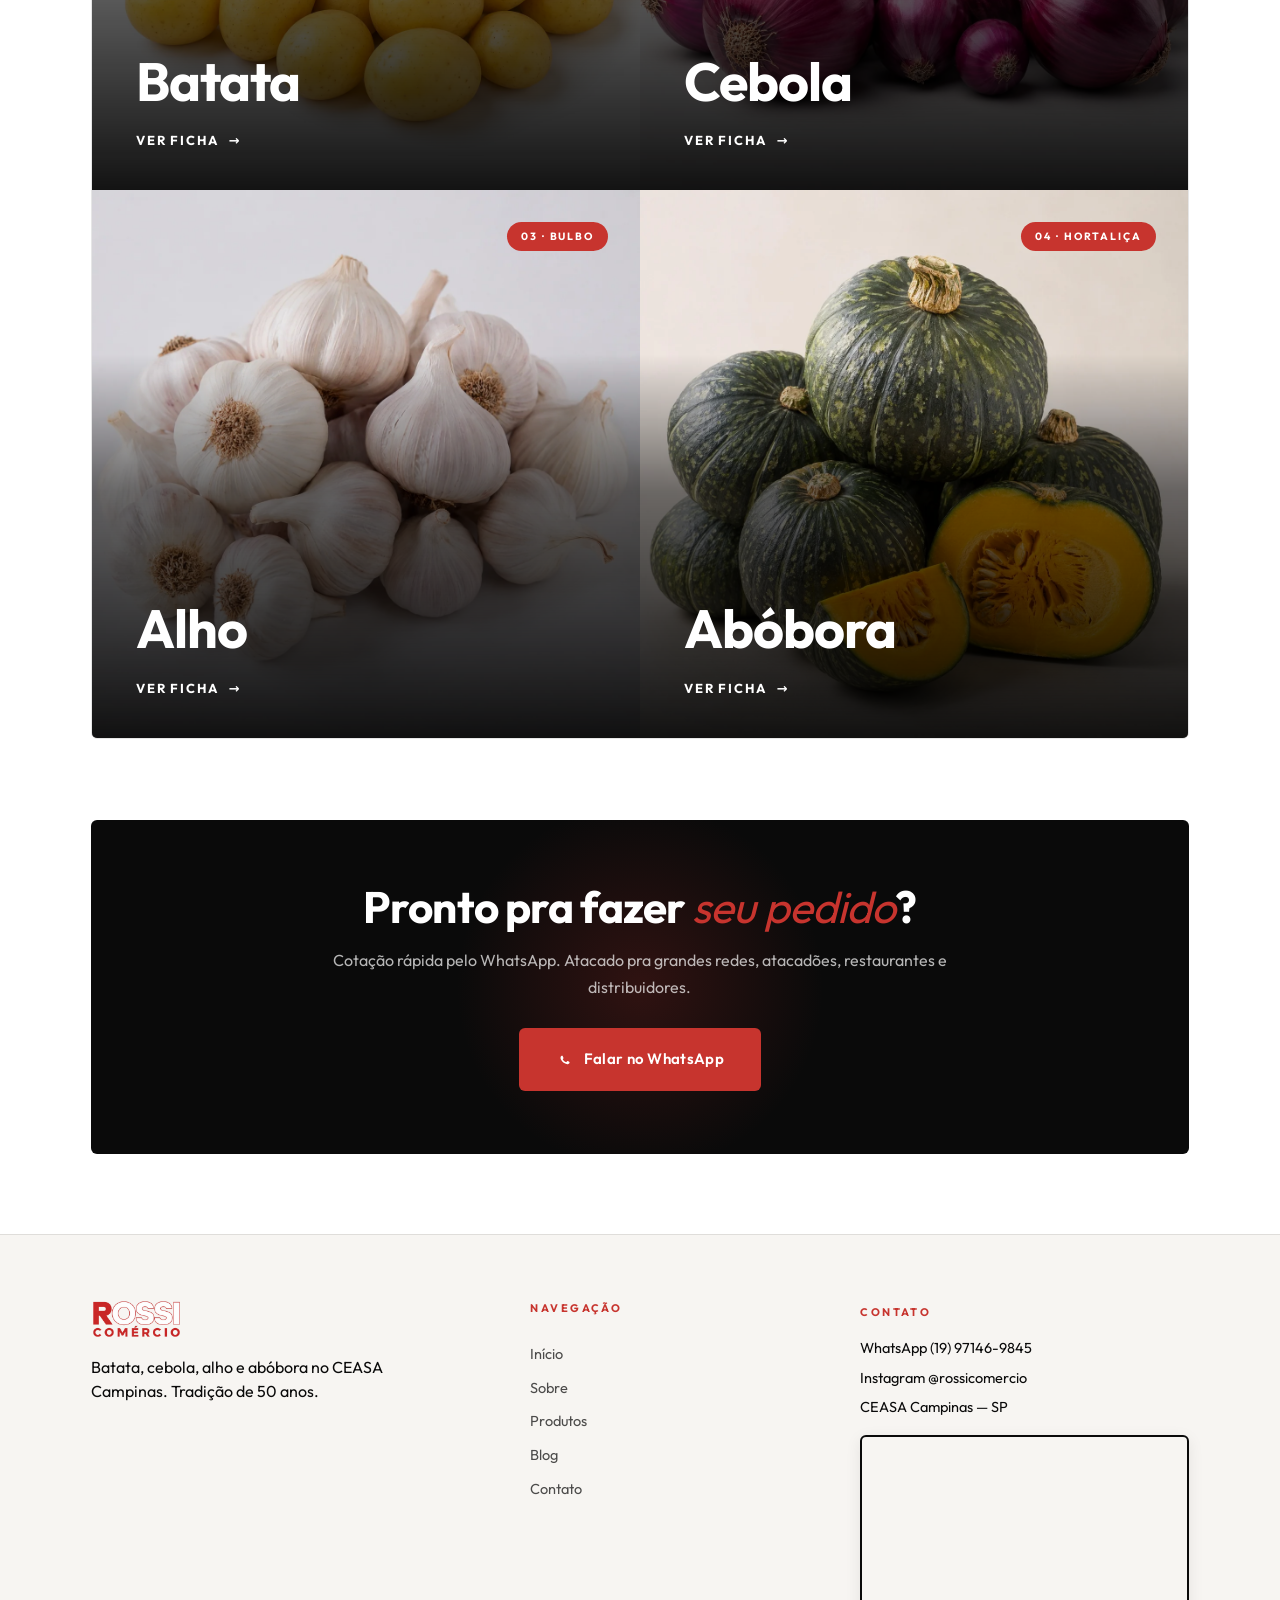
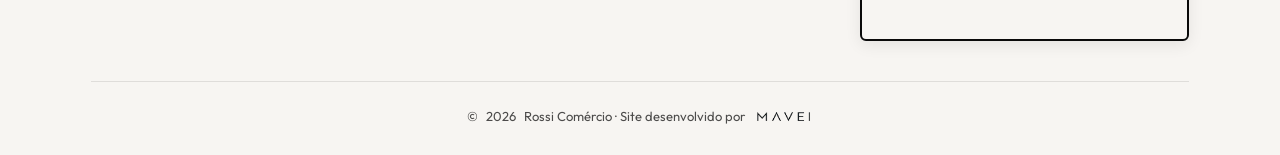
<file: blog/index.html>
<!DOCTYPE html>
<html lang="pt-BR">
<head>
<meta charset="UTF-8">
<meta name="viewport" content="width=device-width, initial-scale=1.0">

<title>Blog | Rossi Comércio · Receitas e bastidores do CEASA</title>
<meta name="description" content="Conteúdo prático sobre batata, cebola, alho e abóbora cabotiá. Receitas, dicas de armazenamento, calendário de safra. Pela Rossi, há 50 anos no CEASA.">
<meta name="author" content="Rossi Comércio">
<meta name="robots" content="index, follow, max-image-preview:large">
<meta name="geo.region" content="BR-SP">
<meta name="geo.placename" content="Campinas">
<link rel="canonical" href="https://rossicomercio.com.br/blog/">
<link rel="alternate" hreflang="pt-BR" href="https://rossicomercio.com.br/blog/">
<link rel="alternate" hreflang="x-default" href="https://rossicomercio.com.br/blog/">
<link rel="preconnect" href="https://www.google.com" crossorigin>
<link rel="preconnect" href="https://maps.googleapis.com" crossorigin>
<link rel="dns-prefetch" href="https://wa.me">
<link rel="icon" type="image/svg+xml" href="/assets/images/favicon.svg">
<link rel="manifest" href="/manifest.json">
<meta name="theme-color" content="#0A0A0A">

<meta property="og:type" content="website">
<meta property="og:url" content="https://rossicomercio.com.br/blog/">
<meta property="og:title" content="Blog | Rossi Comércio">
<meta property="og:description" content="Receitas, como armazenar, como escolher batata, cebola, alho e abóbora cabotiá. Pela Rossi Comércio.">
<meta property="og:image" content="https://rossicomercio.com.br/assets/images/og-image.jpg">
<meta property="og:image:alt" content="Rossi Comércio — atacado de hortifruti no CEASA Campinas">
<meta property="og:locale" content="pt_BR">
<meta property="og:site_name" content="Rossi Comércio">

<script type="application/ld+json">
{
  "@context": "https://schema.org",
  "@graph": [
    {
      "@type": "Blog",
      "@id": "https://rossicomercio.com.br/blog/#blog",
      "url": "https://rossicomercio.com.br/blog/",
      "name": "Blog Rossi Comércio",
      "description": "Receitas, dicas de armazenamento, calendário de safra e bastidores do CEASA Campinas.",
      "publisher": { "@id": "https://rossicomercio.com.br/#organization" },
      "inLanguage": "pt-BR"
    },
    {
      "@type": "BreadcrumbList",
      "itemListElement": [
        { "@type": "ListItem", "position": 1, "name": "Início", "item": "https://rossicomercio.com.br/" },
        { "@type": "ListItem", "position": 2, "name": "Blog", "item": "https://rossicomercio.com.br/blog/" }
      ]
    }
  ]
}
</script>

<link rel="preload" href="/fonts/fonts.css" as="style">
<link rel="preload" as="image" href="/assets/images/logo-h.webp" fetchpriority="high">
<link rel="stylesheet" href="/fonts/fonts.css" media="print" onload="this.media='all'">
<noscript><link rel="stylesheet" href="/fonts/fonts.css"></noscript>
<link rel="preload" href="/styles.css" as="style">
<link rel="stylesheet" href="/styles.css">

<style>
  /* ============================================================
     /blog/ — estilos visuais Rossi
     Mantem nomes de classes preservados (.blog-featured,
     .blog-card, .blog-grid, .blog-card__cover, etc) pra automacao
     MAVEI continuar injetando posts sem precisar mudar selectors.
     ============================================================ */

  /* Hero do blog (no padrao hero-edit das outras paginas) */
  .blog-hero {
    position: relative;
    padding: clamp(140px, 18vh, 200px) var(--gutter) clamp(60px, 9vh, 100px);
    background: var(--preto);
    color: var(--branco);
    overflow: hidden;
    isolation: isolate;
  }
  .blog-hero::before {
    content: "";
    position: absolute;
    top: 50%;
    right: -3%;
    transform: translateY(-50%);
    font-size: clamp(220px, 32vw, 480px);
    font-weight: 700;
    line-height: 1;
    color: rgba(255,255,255,.04);
    letter-spacing: -.04em;
    pointer-events: none;
    user-select: none;
    content: "BLOG";
  }
  .blog-hero__inner {
    max-width: 880px;
    margin: 0 auto;
    position: relative;
    z-index: 1;
  }
  .blog-hero__eyebrow {
    font-size: 12px;
    font-weight: 700;
    letter-spacing: .3em;
    text-transform: uppercase;
    color: var(--vermelho);
    margin-bottom: 24px;
    display: inline-flex;
    align-items: center;
    gap: 14px;
  }
  .blog-hero__eyebrow::before {
    content: "";
    width: 36px;
    height: 2px;
    background: var(--vermelho);
  }
  .blog-hero h1 {
    font-family: var(--sans);
    font-size: clamp(44px, 7vw, 96px);
    font-weight: 700;
    line-height: .95;
    letter-spacing: -.03em;
    margin-bottom: 28px;
    color: var(--branco);
  }
  .blog-hero h1 em {
    font-style: italic;
    font-weight: 400;
    color: var(--vermelho);
  }
  .blog-hero p {
    font-size: clamp(17px, 1.4vw, 20px);
    color: rgba(255,255,255,.75);
    max-width: 620px;
    line-height: 1.55;
  }

  /* Container principal */
  .blog-wrap {
    max-width: var(--max-w);
    margin: 0 auto;
    padding: clamp(60px, 9vh, 100px) var(--gutter);
  }

  /* POST EM DESTAQUE — preserva selectors da automacao */
  .blog-featured {
    display: grid;
    grid-template-columns: 1fr 1fr;
    background: var(--preto);
    color: var(--branco);
    margin-bottom: clamp(40px, 6vh, 60px);
    text-decoration: none;
    border-radius: var(--radius);
    overflow: hidden;
    border: 1.5px solid transparent;
    transition: border-color .25s ease, transform .15s ease, box-shadow .25s ease;
    position: relative;
    isolation: isolate;
  }
  .blog-featured:hover {
    border-color: var(--vermelho);
    transform: translateY(-3px);
    box-shadow: 0 16px 40px rgba(199,52,46,.18);
  }
  .blog-featured__cover {
    min-height: 460px;
    background: linear-gradient(135deg, #1a1a1a 0%, var(--preto) 100%);
    display: flex;
    align-items: flex-start;
    padding: 28px;
    position: relative;
    overflow: hidden;
  }
  .blog-featured__cover::after {
    content: "";
    position: absolute;
    bottom: -80px;
    right: -80px;
    width: 280px;
    height: 280px;
    border-radius: 50%;
    background: var(--vermelho);
    opacity: .12;
    filter: blur(40px);
  }
  .blog-featured__cover img {
    position: absolute;
    inset: 0;
    width: 100%;
    height: 100%;
    object-fit: cover;
    opacity: .6;
    z-index: 0;
  }
  .blog-featured__badge {
    position: relative;
    z-index: 2;
    font-family: var(--sans);
    font-size: 10.5px;
    font-weight: 700;
    letter-spacing: .24em;
    text-transform: uppercase;
    background: var(--vermelho);
    color: var(--branco);
    padding: 8px 14px;
    border-radius: 100px;
  }
  .blog-featured__content {
    padding: clamp(36px, 5vw, 56px);
    display: flex;
    flex-direction: column;
    justify-content: space-between;
    position: relative;
    z-index: 2;
  }
  .blog-featured__tag {
    font-family: var(--sans);
    font-size: 11px;
    font-weight: 700;
    letter-spacing: .25em;
    text-transform: uppercase;
    color: var(--vermelho);
    margin-bottom: 16px;
  }
  .blog-featured__title {
    font-family: var(--sans);
    font-size: clamp(28px, 3.4vw, 44px);
    font-weight: 700;
    line-height: 1.05;
    letter-spacing: -.02em;
    margin-bottom: 18px;
    color: var(--branco);
  }
  .blog-featured__excerpt {
    font-size: 16px;
    color: rgba(255,255,255,.72);
    line-height: 1.65;
  }
  .blog-featured__footer {
    display: flex;
    justify-content: space-between;
    align-items: flex-end;
    gap: 20px;
    margin-top: 32px;
    flex-wrap: wrap;
  }
  .blog-featured__meta {
    font-family: var(--sans);
    font-size: 11px;
    font-weight: 600;
    letter-spacing: .14em;
    text-transform: uppercase;
    color: rgba(255,255,255,.45);
    display: flex;
    gap: 12px;
    align-items: center;
  }
  .blog-featured__link {
    font-family: var(--sans);
    font-size: 13px;
    font-weight: 700;
    letter-spacing: .18em;
    text-transform: uppercase;
    color: var(--vermelho);
    display: inline-flex;
    align-items: center;
    gap: 10px;
    transition: gap .25s ease;
  }
  .blog-featured__link::after {
    content: "→";
    transition: transform .25s ease;
  }
  .blog-featured:hover .blog-featured__link { gap: 16px; }
  .blog-featured:hover .blog-featured__link::after { transform: translateX(4px); }

  /* GRID DE CARDS — preserva selectors */
  .blog-grid {
    display: grid;
    grid-template-columns: repeat(auto-fill, minmax(320px, 1fr));
    gap: 24px;
  }
  .blog-card {
    border-radius: var(--radius);
    overflow: hidden;
    background: var(--branco);
    border: 1.5px solid var(--borda);
    transition: border-color .25s ease, transform .15s ease, box-shadow .25s ease;
  }
  .blog-card:hover {
    border-color: var(--vermelho);
    transform: translateY(-4px);
    box-shadow: 0 16px 40px rgba(0,0,0,.08);
  }
  .blog-card a {
    display: flex;
    flex-direction: column;
    height: 100%;
    text-decoration: none;
    color: inherit;
  }
  .blog-card__cover {
    height: 220px;
    display: flex;
    align-items: flex-end;
    padding: 18px;
    background: linear-gradient(135deg, #1a1a1a 0%, var(--preto) 100%);
    position: relative;
    overflow: hidden;
  }
  .blog-card__cover::after {
    content: "";
    position: absolute;
    bottom: -40px;
    right: -40px;
    width: 140px;
    height: 140px;
    border-radius: 50%;
    background: var(--vermelho);
    opacity: .12;
    filter: blur(30px);
  }
  .blog-card__cover img {
    position: absolute;
    inset: 0;
    width: 100%;
    height: 100%;
    object-fit: cover;
    opacity: .7;
    z-index: 0;
    transition: transform .5s cubic-bezier(.2,.7,.2,1);
  }
  .blog-card:hover .blog-card__cover img { transform: scale(1.05); }
  .blog-card__cover-label {
    position: relative;
    z-index: 2;
    font-family: var(--sans);
    font-size: 10.5px;
    font-weight: 700;
    letter-spacing: .24em;
    text-transform: uppercase;
    color: var(--branco);
    background: var(--vermelho);
    padding: 6px 12px;
    border-radius: 100px;
  }
  .blog-card__body {
    padding: 26px 26px 0;
    flex: 1;
  }
  .blog-card__tag {
    font-family: var(--sans);
    font-size: 11px;
    font-weight: 700;
    letter-spacing: .22em;
    text-transform: uppercase;
    color: var(--vermelho);
    margin-bottom: 12px;
  }
  .blog-card__body h2 {
    font-family: var(--sans);
    font-size: 22px;
    font-weight: 700;
    line-height: 1.2;
    letter-spacing: -.01em;
    margin-bottom: 12px;
    color: var(--texto);
  }
  .blog-card__excerpt {
    font-size: 14.5px;
    color: var(--texto-suave);
    line-height: 1.6;
  }
  .blog-card__meta {
    padding: 18px 26px 24px;
    margin-top: 18px;
    border-top: 1px solid var(--borda);
    font-family: var(--sans);
    font-size: 11.5px;
    font-weight: 600;
    letter-spacing: .14em;
    text-transform: uppercase;
    color: var(--texto-mais-suave);
    display: flex;
    gap: 8px;
    align-items: center;
    justify-content: space-between;
  }
  .blog-card__read {
    color: var(--vermelho);
    font-weight: 700;
    display: inline-flex;
    align-items: center;
    gap: 6px;
    transition: gap .25s ease;
  }
  .blog-card__read::after {
    content: "→";
    transition: transform .25s ease;
  }
  .blog-card:hover .blog-card__read { gap: 10px; }
  .blog-card:hover .blog-card__read::after { transform: translateX(3px); }

  /* Estado vazio (quando ainda nao tem posts) */
  .blog-empty {
    text-align: center;
    padding: clamp(60px, 9vh, 100px) var(--gutter);
    background: var(--off-white);
    border-radius: var(--radius);
    border: 2px dashed var(--borda);
  }
  .blog-empty h2 {
    font-family: var(--sans);
    font-size: clamp(24px, 3vw, 36px);
    font-weight: 700;
    margin-bottom: 14px;
    letter-spacing: -.02em;
  }
  .blog-empty h2 em { color: var(--vermelho); font-style: italic; font-weight: 400; }
  .blog-empty p {
    color: var(--texto-suave);
    line-height: 1.65;
    max-width: 540px;
    margin: 0 auto 28px;
  }

  /* CTA pra contato no fim do blog */
  .blog-cta {
    margin-top: clamp(60px, 9vh, 100px);
    padding: clamp(48px, 7vh, 80px) clamp(32px, 5vw, 60px);
    background: var(--preto);
    color: var(--branco);
    border-radius: var(--radius);
    text-align: center;
    position: relative;
    overflow: hidden;
  }
  .blog-cta::before {
    content: "";
    position: absolute;
    top: 50%;
    left: 50%;
    width: 400px;
    height: 400px;
    background: radial-gradient(circle, rgba(199,52,46,.2), transparent 65%);
    transform: translate(-50%, -50%);
    pointer-events: none;
  }
  .blog-cta__inner { position: relative; z-index: 1; max-width: 620px; margin: 0 auto; }
  .blog-cta h2 {
    font-family: var(--sans);
    font-size: clamp(28px, 3.6vw, 44px);
    font-weight: 700;
    line-height: 1.1;
    letter-spacing: -.02em;
    margin-bottom: 16px;
    color: var(--branco);
  }
  .blog-cta h2 em { font-style: italic; font-weight: 400; color: var(--vermelho); }
  .blog-cta p {
    font-size: 16px;
    color: rgba(255,255,255,.7);
    margin-bottom: 28px;
  }

  @media (max-width: 760px) {
    .blog-featured { grid-template-columns: 1fr; }
    .blog-featured__cover { min-height: 240px; }
    .blog-products__grid { grid-template-columns: 1fr !important; }
    .blog-hero { padding: clamp(120px, 16vh, 160px) var(--gutter) clamp(48px, 8vh, 70px); }
    .blog-hero h1 { font-size: clamp(34px, 9vw, 52px); }
    .blog-wrap { padding: clamp(48px, 8vh, 80px) var(--gutter); }
    .blog-cta { padding: 36px 28px; margin-top: 40px; }
    .blog-cta__inner .btn--lg { width: 100%; justify-content: center; }
  }
</style>
</head>
<body>

<header class="nav" id="nav">
  <button class="nav__burger" type="button" aria-label="Abrir menu" aria-expanded="false" aria-controls="nav-overlay">
    <span></span><span></span><span></span>
  </button>
  <a href="/" class="nav__logo" aria-label="Rossi Comércio — Início">
    <picture><source srcset="/assets/images/logo-h.webp" type="image/webp"><img src="/assets/images/logo-h.png" alt="Rossi Comércio — desde 1975" width="180" height="64"></picture>
  </a>
  <nav class="nav__links" aria-label="Menu principal">
    <a href="/sobre.html">Sobre</a>
    <a href="/produtos/">Produtos</a>
    <a href="/blog/" aria-current="page">Blog</a>
    <a href="/contato.html">Contato</a>
  </nav>
  <a href="https://wa.me/5519971469845?text=Ol%C3%A1!%20Vim%20pelo%20site%20da%20Rossi%20Com%C3%A9rcio." class="nav__cta" target="_blank" rel="noopener" data-magnetic>
    <svg class="btn-wpp-icon" viewBox="0 0 24 24" fill="currentColor" aria-hidden="true"><path d="M17.472 14.382c-.297-.149-1.758-.867-2.03-.967-.273-.099-.471-.148-.67.15-.197.297-.767.966-.94 1.164-.173.199-.347.223-.644.075-.297-.15-1.255-.463-2.39-1.475-.883-.788-1.48-1.761-1.653-2.059-.173-.297-.018-.458.13-.606.134-.133.298-.347.446-.52.149-.174.198-.298.298-.497.099-.198.05-.371-.025-.52-.075-.149-.669-1.612-.916-2.207-.242-.579-.487-.5-.669-.51-.173-.008-.371-.01-.57-.01-.198 0-.52.074-.792.372-.272.297-1.04 1.016-1.04 2.479 0 1.462 1.065 2.875 1.213 3.074.149.198 2.096 3.2 5.077 4.487.709.306 1.262.489 1.694.625.712.227 1.36.195 1.871.118.571-.085 1.758-.719 2.006-1.413.248-.694.248-1.289.173-1.413-.074-.124-.272-.198-.57-.347z"/></svg>
    Falar agora
  </a>
</header>
<div class="nav-overlay" id="nav-overlay" aria-hidden="true" inert>
  <div class="nav-overlay__inner">
    <nav class="nav-overlay__links" aria-label="Menu mobile">
    <a href="/sobre.html">Sobre</a>
    <a href="/produtos/">Produtos</a>
    <a href="/blog/" aria-current="page">Blog</a>
    <a href="/contato.html">Contato</a>
  </nav>
    <div class="nav-overlay__contact">
      <a href="https://wa.me/5519971469845?text=Ol%C3%A1!%20Vim%20pelo%20site%20da%20Rossi%20Com%C3%A9rcio." target="_blank" rel="noopener" class="nav-overlay__wpp">
        <svg viewBox="0 0 24 24" fill="currentColor" aria-hidden="true" width="20" height="20"><path d="M17.472 14.382c-.297-.149-1.758-.867-2.03-.967-.273-.099-.471-.148-.67.15-.197.297-.767.966-.94 1.164-.173.199-.347.223-.644.075-.297-.15-1.255-.463-2.39-1.475-.883-.788-1.48-1.761-1.653-2.059-.173-.297-.018-.458.13-.606.134-.133.298-.347.446-.52.149-.174.198-.298.298-.497.099-.198.05-.371-.025-.52-.075-.149-.669-1.612-.916-2.207-.242-.579-.487-.5-.669-.51-.173-.008-.371-.01-.57-.01-.198 0-.52.074-.792.372-.272.297-1.04 1.016-1.04 2.479 0 1.462 1.065 2.875 1.213 3.074.149.198 2.096 3.2 5.077 4.487.709.306 1.262.489 1.694.625.712.227 1.36.195 1.871.118.571-.085 1.758-.719 2.006-1.413.248-.694.248-1.289.173-1.413-.074-.124-.272-.198-.57-.347z"/></svg>
        (19) 97146-9845
      </a>
      <a href="https://www.instagram.com/rossicomercio/" target="_blank" rel="noopener" class="nav-overlay__ig">@rossicomercio</a>
    </div>
  </div>
</div>


<!-- HERO BLOG -->
<section class="blog-hero blog-hero--bg blog-hero--blog" aria-labelledby="blog-title">
  <div class="blog-hero__inner">
    <p class="blog-hero__eyebrow" data-reveal>Conteúdo · Rossi Comércio</p>
    <h1 id="blog-title" data-reveal>
      Receitas, dicas e <em>bastidores</em> do CEASA.
    </h1>
    <p data-reveal data-reveal-delay="200">
      Como escolher, como armazenar, o que fazer com batata, cebola, alho e abóbora. Pela Rossi, há 50 anos no atacado de hortifruti.
    </p>
  </div>
</section>

<main class="blog-wrap">

  <!-- POST EM DESTAQUE — automacao MAVEI injeta aqui (oculto enquanto sem post) -->
  <a href="#" class="blog-featured" aria-label="Ler post em destaque" data-reveal hidden style="display:none;">
    <div class="blog-featured__cover">
      <div class="blog-featured__badge">Em destaque</div>
    </div>
    <div class="blog-featured__content"></div>
  </a>

  <div class="blog-grid">
  <!-- CARDS — automacao MAVEI injeta aqui -->
  </div>

  <!-- Estado vazio (escondido quando tiver posts) -->
  <div class="blog-empty" data-reveal>
    <h2>Posts <em>em produção</em>.</h2>
    <p>O conteúdo novo chega toda semana. Enquanto isso, dá uma passada nas páginas de produto — cada uma tem ficha, calendário de safra, receita e curiosidade.</p>
    <a href="/produtos/" class="btn btn--primary">Ver produtos</a>
  </div>

  <!-- Cross-link: blog manda pro site (vitrine de produtos) -->
  <section class="blog-products" aria-labelledby="blog-products-title" style="margin-top: clamp(56px, 9vh, 100px);">
    <p class="eyebrow" data-reveal>Conheça os produtos</p>
    <h2 class="section-title" id="blog-products-title" data-reveal style="margin-bottom: 28px;">
      O que você vai encontrar <em style="color:var(--vermelho); font-style:italic; font-weight:400;">na Rossi</em>.
    </h2>
    <div class="blog-products__grid" style="display:grid; grid-template-columns:repeat(2,1fr); gap:0; border-radius:var(--radius); overflow:hidden; border:1.5px solid var(--borda);">
      <a href="/produtos/batata.html" class="product-edit-card" style="aspect-ratio:1/1;">
        <div class="product-edit-card__media"><picture><source srcset="/assets/images/produtos/batata.webp" type="image/webp"><img src="/assets/images/produtos/batata.jpg" alt="Batata Rossi Comércio" width="1254" height="1254" loading="lazy"></picture></div>
        <div class="product-edit-card__overlay"></div>
        <span class="product-edit-card__tag">01 · Tubérculo</span>
        <div class="product-edit-card__body">
          <h3 class="product-edit-card__title">Batata</h3>
          <span class="product-edit-card__cta">Ver ficha</span>
        </div>
      </a>
      <a href="/produtos/cebola.html" class="product-edit-card" style="aspect-ratio:1/1;">
        <div class="product-edit-card__media"><picture><source srcset="/assets/images/produtos/cebola.webp" type="image/webp"><img src="/assets/images/produtos/cebola.jpg" alt="Cebola Rossi Comércio" width="1254" height="1254" loading="lazy"></picture></div>
        <div class="product-edit-card__overlay"></div>
        <span class="product-edit-card__tag">02 · Bulbo</span>
        <div class="product-edit-card__body">
          <h3 class="product-edit-card__title">Cebola</h3>
          <span class="product-edit-card__cta">Ver ficha</span>
        </div>
      </a>
      <a href="/produtos/alho.html" class="product-edit-card" style="aspect-ratio:1/1;">
        <div class="product-edit-card__media"><picture><source srcset="/assets/images/produtos/alho.webp" type="image/webp"><img src="/assets/images/produtos/alho.jpg" alt="Alho Rossi Comércio" width="1254" height="1254" loading="lazy"></picture></div>
        <div class="product-edit-card__overlay"></div>
        <span class="product-edit-card__tag">03 · Bulbo</span>
        <div class="product-edit-card__body">
          <h3 class="product-edit-card__title">Alho</h3>
          <span class="product-edit-card__cta">Ver ficha</span>
        </div>
      </a>
      <a href="/produtos/abobora-cabotia.html" class="product-edit-card" style="aspect-ratio:1/1;">
        <div class="product-edit-card__media"><picture><source srcset="/assets/images/produtos/abobora.webp" type="image/webp"><img src="/assets/images/produtos/abobora.jpg" alt="Abóbora cabotiá Rossi Comércio" width="1254" height="1254" loading="lazy"></picture></div>
        <div class="product-edit-card__overlay"></div>
        <span class="product-edit-card__tag">04 · Hortaliça</span>
        <div class="product-edit-card__body">
          <h3 class="product-edit-card__title">Abóbora</h3>
          <span class="product-edit-card__cta">Ver ficha</span>
        </div>
      </a>
    </div>
  </section>

  <!-- CTA pra contato no fim -->
  <section class="blog-cta" data-reveal>
    <div class="blog-cta__inner">
      <h2>Pronto pra fazer <em>seu pedido</em>?</h2>
      <p>Cotação rápida pelo WhatsApp. Atacado pra grandes redes, atacadões, restaurantes e distribuidores.</p>
      <a href="https://wa.me/5519971469845?text=Ol%C3%A1!%20Vim%20pelo%20blog%20da%20Rossi%20Com%C3%A9rcio." class="btn btn--primary btn--lg" target="_blank" rel="noopener" data-magnetic>
        <svg class="btn-wpp-icon" viewBox="0 0 24 24" fill="currentColor" aria-hidden="true"><path d="M17.472 14.382c-.297-.149-1.758-.867-2.03-.967-.273-.099-.471-.148-.67.15-.197.297-.767.966-.94 1.164-.173.199-.347.223-.644.075-.297-.15-1.255-.463-2.39-1.475-.883-.788-1.48-1.761-1.653-2.059-.173-.297-.018-.458.13-.606.134-.133.298-.347.446-.52.149-.174.198-.298.298-.497.099-.198.05-.371-.025-.52-.075-.149-.669-1.612-.916-2.207-.242-.579-.487-.5-.669-.51-.173-.008-.371-.01-.57-.01-.198 0-.52.074-.792.372-.272.297-1.04 1.016-1.04 2.479 0 1.462 1.065 2.875 1.213 3.074.149.198 2.096 3.2 5.077 4.487.709.306 1.262.489 1.694.625.712.227 1.36.195 1.871.118.571-.085 1.758-.719 2.006-1.413.248-.694.248-1.289.173-1.413-.074-.124-.272-.198-.57-.347z"/></svg>
        Falar no WhatsApp
      </a>
    </div>
  </section>

</main>

<footer class="footer">
  <div class="container">
    <div class="footer-grid">
      <div>
        <div class="footer__logo">
          <picture><source srcset="/assets/images/logo.webp" type="image/webp"><img src="/assets/images/logo.png" alt="Rossi Comércio" width="120" height="40"></picture>
        </div>
        <p class="footer-tagline">Batata, cebola, alho e abóbora no CEASA Campinas. Tradição de 50 anos.</p>
      </div>
      <nav class="footer-nav" aria-label="Rodapé">
        <p class="eyebrow">Navegação</p>
        <a href="/">Início</a>
        <a href="/sobre.html">Sobre</a>
        <a href="/produtos/">Produtos</a>
        <a href="/blog/">Blog</a>
        <a href="/contato.html">Contato</a>
      </nav>
      <div>
        <p class="eyebrow">Contato</p>
        <p class="footer-contact">
          <a href="https://wa.me/5519971469845" target="_blank" rel="noopener">WhatsApp (19) 97146-9845</a>
          <a href="https://www.instagram.com/rossicomercio/" target="_blank" rel="noopener">Instagram @rossicomercio</a>
          <a href="https://www.google.com/maps/search/CEASA+Campinas" target="_blank" rel="noopener">CEASA Campinas — SP</a>
        </p>
        <div class="footer__map" aria-label="Localização no nosso ponto">
          <iframe src="https://www.google.com/maps?q=CEASA+Campinas&output=embed" loading="lazy" referrerpolicy="no-referrer-when-downgrade" title="CEASA Campinas no Google Maps"></iframe>
        </div>
      </div>
    </div>
    <p class="footer-credit">
      © <span data-year>2026</span> Rossi Comércio · Site desenvolvido por
      <a href="https://www.mavei.com.br" target="_blank" rel="noopener" class="mavei-credit">
        <picture>
          <source srcset="/assets/mavei-logo.webp" type="image/webp">
          <img src="/assets/mavei-logo.png" alt="MAVEI Digital" class="mavei-credit__logo" width="200" height="52" loading="lazy">
        </picture>
      </a>
    </p>
  </div>
</footer>

<script src="/main.js" defer></script>
<script src="/animations.js" defer></script>
<a class="fab-wpp" id="fab-wpp" href="https://wa.me/5519971469845?text=Ol%C3%A1!%20Vim%20pelo%20site%20da%20Rossi%20Com%C3%A9rcio." target="_blank" rel="noopener" aria-label="Falar com a Rossi Comércio pelo WhatsApp">
  <svg viewBox="0 0 24 24" aria-hidden="true"><path d="M17.472 14.382c-.297-.149-1.758-.867-2.03-.967-.273-.099-.471-.148-.67.15-.197.297-.767.966-.94 1.164-.173.199-.347.223-.644.075-.297-.15-1.255-.463-2.39-1.475-.883-.788-1.48-1.761-1.653-2.059-.173-.297-.018-.458.13-.606.134-.133.298-.347.446-.52.149-.174.198-.298.298-.497.099-.198.05-.371-.025-.52-.075-.149-.669-1.612-.916-2.207-.242-.579-.487-.5-.669-.51-.173-.008-.371-.01-.57-.01-.198 0-.52.074-.792.372-.272.297-1.04 1.016-1.04 2.479 0 1.462 1.065 2.875 1.213 3.074.149.198 2.096 3.2 5.077 4.487.709.306 1.262.489 1.694.625.712.227 1.36.195 1.871.118.571-.085 1.758-.719 2.006-1.413.248-.694.248-1.289.173-1.413-.074-.124-.272-.198-.57-.347zm-5.421 7.403h-.004a9.87 9.87 0 01-5.031-1.378l-.361-.214-3.741.982.998-3.648-.235-.374a9.86 9.86 0 01-1.51-5.26c.001-5.45 4.436-9.884 9.888-9.884 2.64 0 5.122 1.03 6.988 2.898a9.825 9.825 0 012.893 6.994c-.003 5.45-4.437 9.884-9.885 9.884zm8.413-18.297A11.815 11.815 0 0012.05 0C5.495 0 .16 5.335.157 11.892c0 2.096.547 4.142 1.588 5.945L.057 24l6.305-1.654a11.882 11.882 0 005.683 1.448h.005c6.554 0 11.89-5.335 11.893-11.893a11.821 11.821 0 00-3.48-8.413z"/></svg>
</a>
</body>
</html>
</file>
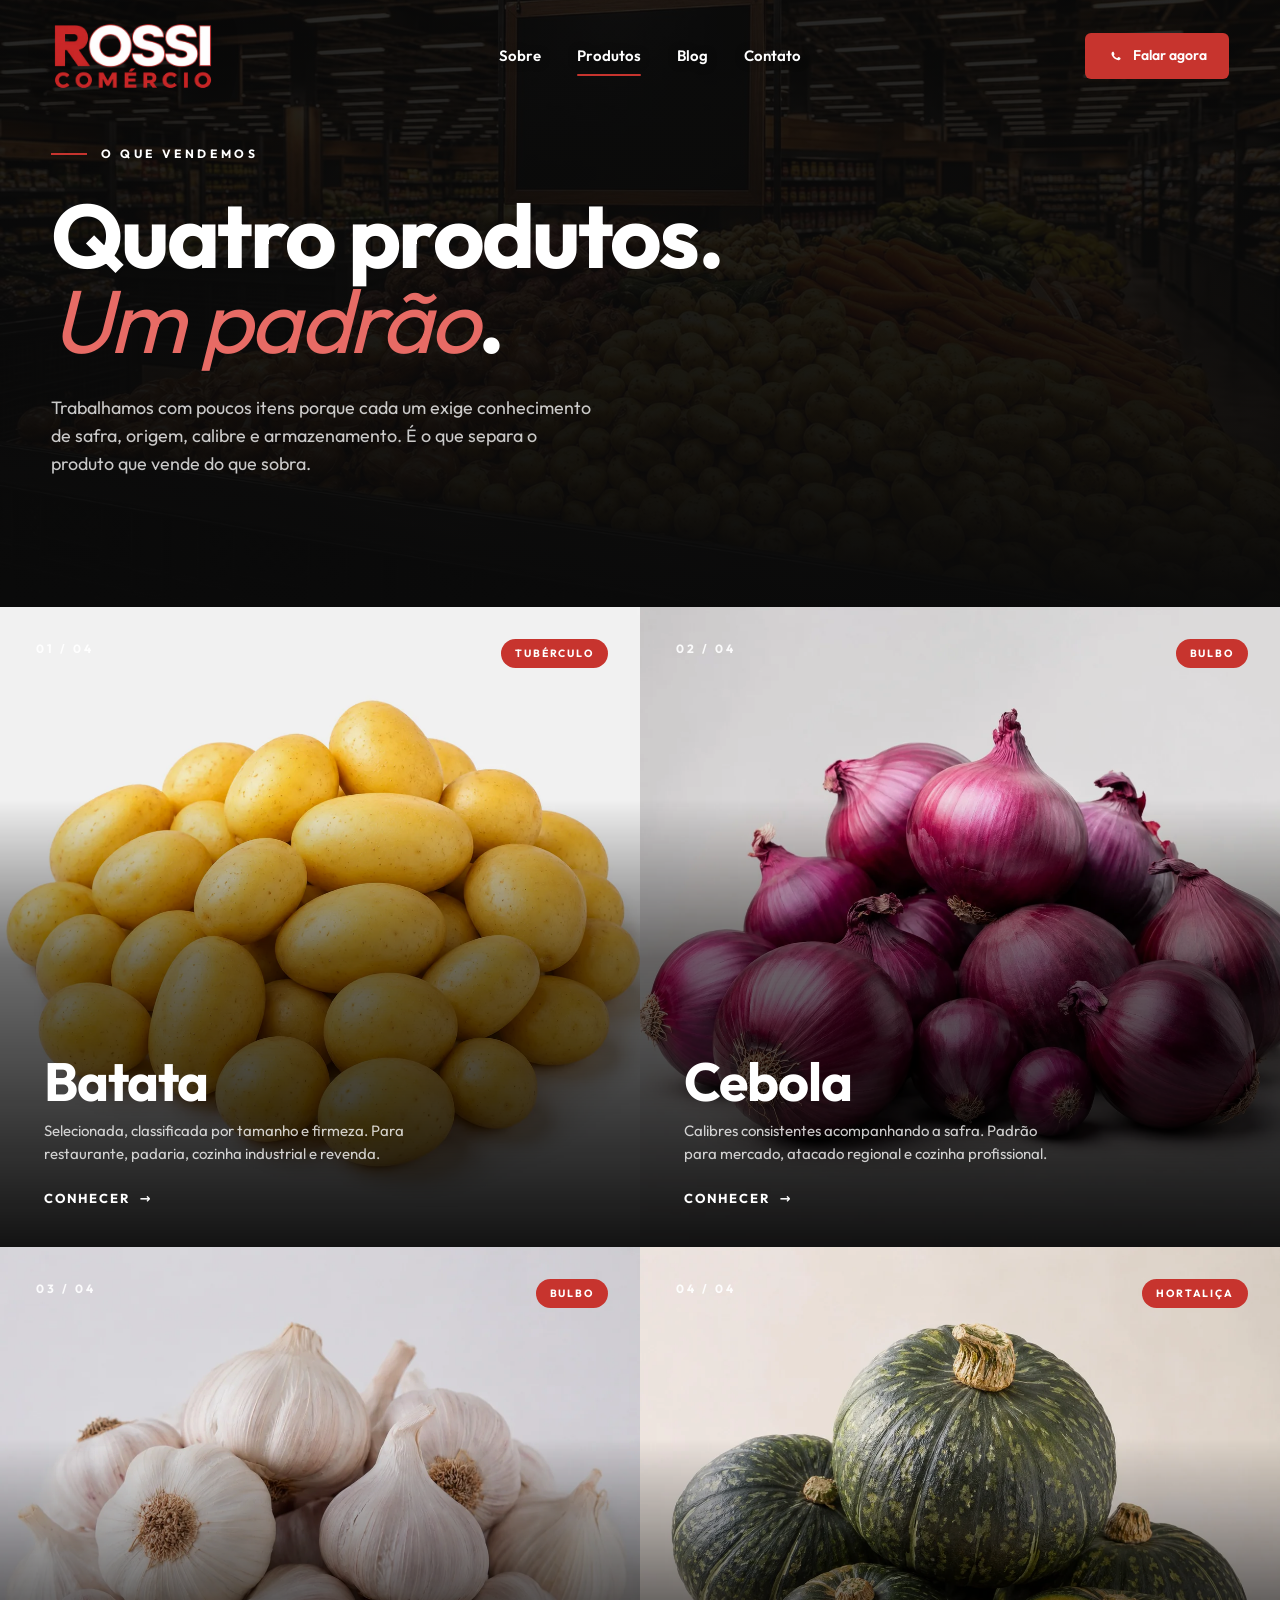
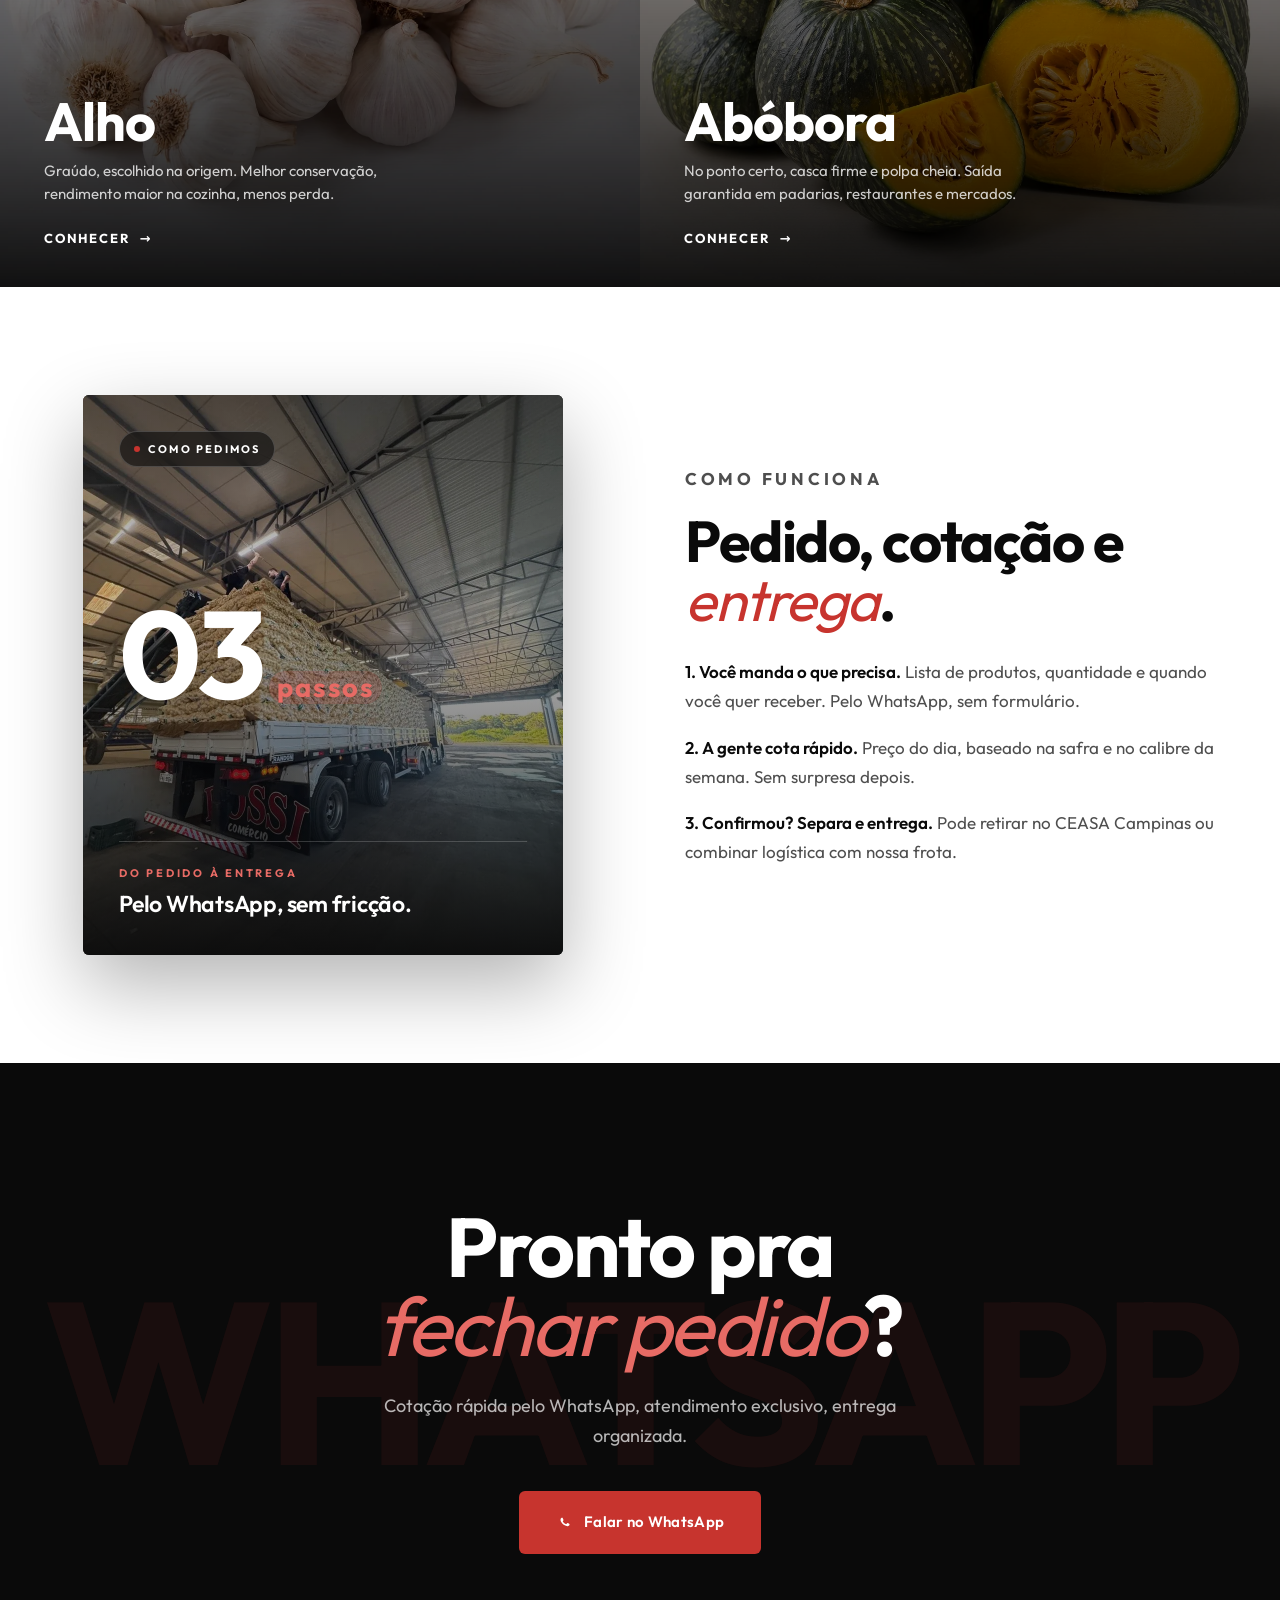
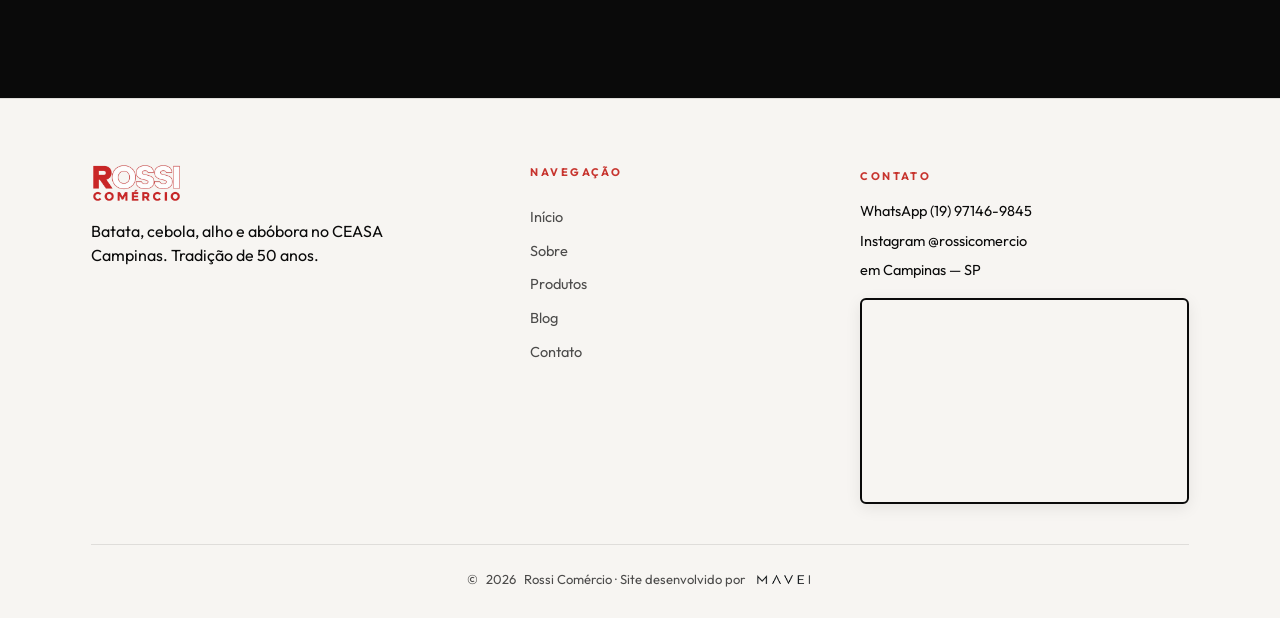
<file: produtos/index.html>
<!DOCTYPE html>
<html lang="pt-BR">
<head>
<meta charset="UTF-8">
<meta name="viewport" content="width=device-width, initial-scale=1.0">

<title>Produtos | Rossi Comércio · Hortifruti atacado em Campinas</title>
<meta name="description" content="Batata, cebola, alho e abóbora cabotiá no atacado. Selecionados no CEASA Campinas para grandes redes, atacadões, restaurantes e distribuidores.">
<meta name="author" content="Rossi Comércio">
<meta name="robots" content="index, follow, max-image-preview:large">
<meta name="geo.region" content="BR-SP">
<meta name="geo.placename" content="Campinas">
<link rel="canonical" href="https://rossicomercio.com.br/produtos/">
<link rel="alternate" hreflang="pt-BR" href="https://rossicomercio.com.br/produtos/">
<link rel="alternate" hreflang="x-default" href="https://rossicomercio.com.br/produtos/">
<link rel="preconnect" href="https://www.google.com" crossorigin>
<link rel="preconnect" href="https://maps.googleapis.com" crossorigin>
<link rel="dns-prefetch" href="https://wa.me">
<link rel="icon" type="image/svg+xml" href="/assets/images/favicon.svg">
<link rel="manifest" href="/manifest.json">
<meta name="theme-color" content="#0A0A0A">

<meta property="og:type" content="website">
<meta property="og:url" content="https://rossicomercio.com.br/produtos/">
<meta property="og:title" content="Produtos | Rossi Comércio">
<meta property="og:description" content="Batata, cebola, alho e abóbora cabotiá. Atacado no CEASA Campinas, 50 anos de tradição.">
<meta property="og:image" content="https://rossicomercio.com.br/assets/images/og-image.jpg">
<meta property="og:image:alt" content="Rossi Comércio — atacado de hortifruti no CEASA Campinas">
<meta property="og:locale" content="pt_BR">

<script type="application/ld+json">
{
  "@context": "https://schema.org",
  "@graph": [
    {
      "@type": "CollectionPage",
      "@id": "https://rossicomercio.com.br/produtos/#collectionpage",
      "url": "https://rossicomercio.com.br/produtos/",
      "name": "Produtos da Rossi Comércio",
      "description": "Catálogo: batata, cebola, alho e abóbora cabotiá no CEASA Campinas.",
      "isPartOf": { "@id": "https://rossicomercio.com.br/#website" },
      "about": { "@id": "https://rossicomercio.com.br/#organization" },
      "mainEntity": {
        "@type": "OfferCatalog",
        "name": "Produtos Rossi Comércio",
        "itemListElement": [
          {"@type":"Offer","itemOffered":{"@type":"Product","name":"Batata","url":"https://rossicomercio.com.br/produtos/batata.html"}},
          {"@type":"Offer","itemOffered":{"@type":"Product","name":"Cebola","url":"https://rossicomercio.com.br/produtos/cebola.html"}},
          {"@type":"Offer","itemOffered":{"@type":"Product","name":"Alho","url":"https://rossicomercio.com.br/produtos/alho.html"}},
          {"@type":"Offer","itemOffered":{"@type":"Product","name":"Abóbora cabotiá","url":"https://rossicomercio.com.br/produtos/abobora-cabotia.html"}}
        ]
      }
    },
    {
      "@type": "BreadcrumbList",
      "itemListElement": [
        { "@type": "ListItem", "position": 1, "name": "Início", "item": "https://rossicomercio.com.br/" },
        { "@type": "ListItem", "position": 2, "name": "Produtos", "item": "https://rossicomercio.com.br/produtos/" }
      ]
    }
  ]
}
</script>

<link rel="preload" href="/fonts/fonts.css" as="style">
<link rel="preload" as="image" href="/assets/images/logo-h.webp" fetchpriority="high">
<link rel="stylesheet" href="/fonts/fonts.css" media="print" onload="this.media='all'">
<noscript><link rel="stylesheet" href="/fonts/fonts.css"></noscript>
<link rel="preload" href="/styles.css" as="style">
<link rel="stylesheet" href="/styles.css">
</head>
<body>

<header class="nav" id="nav">
  <button class="nav__burger" type="button" aria-label="Abrir menu" aria-expanded="false" aria-controls="nav-overlay">
    <span></span><span></span><span></span>
  </button>
  <a href="/" class="nav__logo" aria-label="Rossi Comércio — Início">
    <picture><source srcset="/assets/images/logo-h.webp" type="image/webp"><img src="/assets/images/logo-h.png" alt="Rossi Comércio — desde 1975" width="180" height="64"></picture>
  </a>
  <nav class="nav__links" aria-label="Menu principal">
    <a href="/sobre.html">Sobre</a>
    <a href="/produtos/" aria-current="page">Produtos</a>
    <a href="/blog/">Blog</a>
    <a href="/contato.html">Contato</a>
  </nav>
  <a href="https://wa.me/5519971469845?text=Ol%C3%A1!%20Vim%20pelo%20site%20da%20Rossi%20Com%C3%A9rcio." class="nav__cta" target="_blank" rel="noopener" data-magnetic>
    <svg class="btn-wpp-icon" viewBox="0 0 24 24" fill="currentColor" aria-hidden="true"><path d="M17.472 14.382c-.297-.149-1.758-.867-2.03-.967-.273-.099-.471-.148-.67.15-.197.297-.767.966-.94 1.164-.173.199-.347.223-.644.075-.297-.15-1.255-.463-2.39-1.475-.883-.788-1.48-1.761-1.653-2.059-.173-.297-.018-.458.13-.606.134-.133.298-.347.446-.52.149-.174.198-.298.298-.497.099-.198.05-.371-.025-.52-.075-.149-.669-1.612-.916-2.207-.242-.579-.487-.5-.669-.51-.173-.008-.371-.01-.57-.01-.198 0-.52.074-.792.372-.272.297-1.04 1.016-1.04 2.479 0 1.462 1.065 2.875 1.213 3.074.149.198 2.096 3.2 5.077 4.487.709.306 1.262.489 1.694.625.712.227 1.36.195 1.871.118.571-.085 1.758-.719 2.006-1.413.248-.694.248-1.289.173-1.413-.074-.124-.272-.198-.57-.347z"/></svg>
    Falar agora
  </a>
</header>
<div class="nav-overlay" id="nav-overlay" aria-hidden="true" inert>
  <div class="nav-overlay__inner">
    <nav class="nav-overlay__links" aria-label="Menu mobile">
    <a href="/sobre.html">Sobre</a>
    <a href="/produtos/" aria-current="page">Produtos</a>
    <a href="/blog/">Blog</a>
    <a href="/contato.html">Contato</a>
  </nav>
    <div class="nav-overlay__contact">
      <a href="https://wa.me/5519971469845?text=Ol%C3%A1!%20Vim%20pelo%20site%20da%20Rossi%20Com%C3%A9rcio." target="_blank" rel="noopener" class="nav-overlay__wpp">
        <svg viewBox="0 0 24 24" fill="currentColor" aria-hidden="true" width="20" height="20"><path d="M17.472 14.382c-.297-.149-1.758-.867-2.03-.967-.273-.099-.471-.148-.67.15-.197.297-.767.966-.94 1.164-.173.199-.347.223-.644.075-.297-.15-1.255-.463-2.39-1.475-.883-.788-1.48-1.761-1.653-2.059-.173-.297-.018-.458.13-.606.134-.133.298-.347.446-.52.149-.174.198-.298.298-.497.099-.198.05-.371-.025-.52-.075-.149-.669-1.612-.916-2.207-.242-.579-.487-.5-.669-.51-.173-.008-.371-.01-.57-.01-.198 0-.52.074-.792.372-.272.297-1.04 1.016-1.04 2.479 0 1.462 1.065 2.875 1.213 3.074.149.198 2.096 3.2 5.077 4.487.709.306 1.262.489 1.694.625.712.227 1.36.195 1.871.118.571-.085 1.758-.719 2.006-1.413.248-.694.248-1.289.173-1.413-.074-.124-.272-.198-.57-.347z"/></svg>
        (19) 97146-9845
      </a>
      <a href="https://www.instagram.com/rossicomercio/" target="_blank" rel="noopener" class="nav-overlay__ig">@rossicomercio</a>
    </div>
  </div>
</div>


<main>

<!-- HERO -->
<section class="hero-edit hero-edit--bg hero-edit--produtos" aria-labelledby="produtos-title" style="min-height:65vh;">
  <div class="hero-edit__grid" style="grid-template-columns:1fr;">
    <div class="hero-edit__copy" style="max-width:880px;">
      <p class="hero-edit__eyebrow" data-reveal>O que vendemos</p>
      <h1 class="hero-edit__title" id="produtos-title" data-reveal>
        Quatro produtos.<br>
        <em>Um padrão</em>.
      </h1>
      <p class="hero-edit__sub" data-reveal data-reveal-delay="200">
        Trabalhamos com poucos itens porque cada um exige conhecimento de safra, origem, calibre e armazenamento. É o que separa o produto que vende do que sobra.
      </p>
    </div>
  </div>
</section>

<!-- 4 PRODUTOS GIGANTES -->
<section class="products-edit" id="produtos" aria-labelledby="produtos-grid-title" style="padding-top:0;">
  <div class="products-edit__grid">
    <a href="/produtos/batata.html" class="product-edit-card" data-reveal>
      <div class="product-edit-card__media"><picture><source srcset="/assets/images/produtos/batata.webp" type="image/webp"><img src="/assets/images/produtos/batata.jpg" alt="Batata Rossi Comércio" width="1254" height="1254" loading="lazy"></picture></div>
      <div class="product-edit-card__overlay"></div>
      <span class="product-edit-card__num">01 / 04</span>
      <span class="product-edit-card__tag">Tubérculo</span>
      <div class="product-edit-card__body">
        <h3 class="product-edit-card__title">Batata</h3>
        <p class="product-edit-card__desc">Selecionada, classificada por tamanho e firmeza. Para restaurante, padaria, cozinha industrial e revenda.</p>
        <span class="product-edit-card__cta">Conhecer</span>
      </div>
    </a>
    <a href="/produtos/cebola.html" class="product-edit-card" data-reveal data-reveal-delay="120">
      <div class="product-edit-card__media"><picture><source srcset="/assets/images/produtos/cebola.webp" type="image/webp"><img src="/assets/images/produtos/cebola.jpg" alt="Cebola Rossi Comércio" width="1254" height="1254" loading="lazy"></picture></div>
      <div class="product-edit-card__overlay"></div>
      <span class="product-edit-card__num">02 / 04</span>
      <span class="product-edit-card__tag">Bulbo</span>
      <div class="product-edit-card__body">
        <h3 class="product-edit-card__title">Cebola</h3>
        <p class="product-edit-card__desc">Calibres consistentes acompanhando a safra. Padrão para mercado, atacado regional e cozinha profissional.</p>
        <span class="product-edit-card__cta">Conhecer</span>
      </div>
    </a>
    <a href="/produtos/alho.html" class="product-edit-card" data-reveal>
      <div class="product-edit-card__media"><picture><source srcset="/assets/images/produtos/alho.webp" type="image/webp"><img src="/assets/images/produtos/alho.jpg" alt="Alho Rossi Comércio" width="1254" height="1254" loading="lazy"></picture></div>
      <div class="product-edit-card__overlay"></div>
      <span class="product-edit-card__num">03 / 04</span>
      <span class="product-edit-card__tag">Bulbo</span>
      <div class="product-edit-card__body">
        <h3 class="product-edit-card__title">Alho</h3>
        <p class="product-edit-card__desc">Graúdo, escolhido na origem. Melhor conservação, rendimento maior na cozinha, menos perda.</p>
        <span class="product-edit-card__cta">Conhecer</span>
      </div>
    </a>
    <a href="/produtos/abobora-cabotia.html" class="product-edit-card" data-reveal data-reveal-delay="120">
      <div class="product-edit-card__media"><picture><source srcset="/assets/images/produtos/abobora.webp" type="image/webp"><img src="/assets/images/produtos/abobora.jpg" alt="Abóbora cabotiá Rossi Comércio" width="1254" height="1254" loading="lazy"></picture></div>
      <div class="product-edit-card__overlay"></div>
      <span class="product-edit-card__num">04 / 04</span>
      <span class="product-edit-card__tag">Hortaliça</span>
      <div class="product-edit-card__body">
        <h3 class="product-edit-card__title">Abóbora</h3>
        <p class="product-edit-card__desc">No ponto certo, casca firme e polpa cheia. Saída garantida em padarias, restaurantes e mercados.</p>
        <span class="product-edit-card__cta">Conhecer</span>
      </div>
    </a>
  </div>
</section>

<!-- COMO FUNCIONA -->
<section class="story" aria-labelledby="como-title">
  <div class="story__inner">
    <div class="story__visual" data-reveal="left">
      <div class="story__visual-top">
        <span class="story__visual-tag">Como pedimos</span>
      </div>
      <span class="story__visual-big" aria-hidden="true">03<sup>passos</sup></span>
      <div class="story__visual-bottom">
        <span class="story__visual-label">Do pedido à entrega</span>
        <span class="story__visual-foot">Pelo WhatsApp, sem fricção.</span>
      </div>
    </div>

    <div class="story__content">
      <p class="eyebrow" data-reveal>Como funciona</p>
      <h2 id="como-title" data-reveal data-reveal-delay="120">
        Pedido, cotação e <em>entrega</em>.
      </h2>
      <p data-reveal data-reveal-delay="220"><strong>1. Você manda o que precisa.</strong> Lista de produtos, quantidade e quando você quer receber. Pelo WhatsApp, sem formulário.</p>
      <p data-reveal data-reveal-delay="320"><strong>2. A gente cota rápido.</strong> Preço do dia, baseado na safra e no calibre da semana. Sem surpresa depois.</p>
      <p data-reveal data-reveal-delay="420"><strong>3. Confirmou? Separa e entrega.</strong> Pode retirar no CEASA Campinas ou combinar logística com nossa frota.</p>
    </div>
  </div>
</section>

<!-- CTA -->
<section class="cta-hero" aria-labelledby="cta-produtos-title">
  <div class="cta-hero__inner">
    <h2 class="cta-hero__title" id="cta-produtos-title" data-reveal>
      Pronto pra<br>
      <em>fechar pedido</em>?
    </h2>
    <p class="cta-hero__sub" data-reveal data-reveal-delay="200">
      Cotação rápida pelo WhatsApp, atendimento exclusivo, entrega organizada.
    </p>
    <a href="https://wa.me/5519971469845?text=Ol%C3%A1!%20Gostaria%20de%20fazer%20uma%20cota%C3%A7%C3%A3o." class="btn btn--primary btn--lg" target="_blank" rel="noopener" data-magnetic data-reveal data-reveal-delay="350">
      <svg class="btn-wpp-icon" viewBox="0 0 24 24" fill="currentColor" aria-hidden="true"><path d="M17.472 14.382c-.297-.149-1.758-.867-2.03-.967-.273-.099-.471-.148-.67.15-.197.297-.767.966-.94 1.164-.173.199-.347.223-.644.075-.297-.15-1.255-.463-2.39-1.475-.883-.788-1.48-1.761-1.653-2.059-.173-.297-.018-.458.13-.606.134-.133.298-.347.446-.52.149-.174.198-.298.298-.497.099-.198.05-.371-.025-.52-.075-.149-.669-1.612-.916-2.207-.242-.579-.487-.5-.669-.51-.173-.008-.371-.01-.57-.01-.198 0-.52.074-.792.372-.272.297-1.04 1.016-1.04 2.479 0 1.462 1.065 2.875 1.213 3.074.149.198 2.096 3.2 5.077 4.487.709.306 1.262.489 1.694.625.712.227 1.36.195 1.871.118.571-.085 1.758-.719 2.006-1.413.248-.694.248-1.289.173-1.413-.074-.124-.272-.198-.57-.347z"/></svg>
      Falar no WhatsApp
    </a>
  </div>
</section>

</main>

<footer class="footer">
  <div class="container">
    <div class="footer-grid">
      <div>
        <div class="footer__logo"><picture><source srcset="/assets/images/logo.webp" type="image/webp"><img src="/assets/images/logo.png" alt="Rossi Comércio" width="120" height="40"></picture></div>
        <p class="footer-tagline">Batata, cebola, alho e abóbora no CEASA Campinas. Tradição de 50 anos.</p>
      </div>
      <nav class="footer-nav" aria-label="Rodapé">
        <p class="eyebrow">Navegação</p>
        <a href="/">Início</a>
        <a href="/sobre.html">Sobre</a>
        <a href="/produtos/">Produtos</a>
        <a href="/blog/">Blog</a>
        <a href="/contato.html">Contato</a>
      </nav>
      <div>
        <p class="eyebrow">Contato</p>
        <p class="footer-contact">
          <a href="https://wa.me/5519971469845" target="_blank" rel="noopener">WhatsApp (19) 97146-9845</a>
          <a href="https://www.instagram.com/rossicomercio/" target="_blank" rel="noopener">Instagram @rossicomercio</a>
          <a href="https://www.google.com/maps/search/CEASA+Campinas" target="_blank" rel="noopener">em Campinas — SP</a>
        </p>
        <div class="footer__map" aria-label="Localização no nosso ponto">
          <iframe src="https://www.google.com/maps?q=CEASA+Campinas&output=embed" loading="lazy" referrerpolicy="no-referrer-when-downgrade" title="CEASA Campinas no Google Maps"></iframe>
        </div>
      </div>
    </div>
    <p class="footer-credit">
      © <span data-year>2026</span> Rossi Comércio · Site desenvolvido por
      <a href="https://www.mavei.com.br" target="_blank" rel="noopener" class="mavei-credit">
        <picture>
          <source srcset="/assets/mavei-logo.webp" type="image/webp">
          <img src="/assets/mavei-logo.png" alt="MAVEI Digital" class="mavei-credit__logo" width="200" height="52" loading="lazy">
        </picture>
      </a>
    </p>
  </div>
</footer>

<script src="/main.js" defer></script>
<script src="/animations.js" defer></script>
<a class="fab-wpp" id="fab-wpp" href="https://wa.me/5519971469845?text=Ol%C3%A1!%20Vim%20pelo%20site%20da%20Rossi%20Com%C3%A9rcio." target="_blank" rel="noopener" aria-label="Falar com a Rossi Comércio pelo WhatsApp">
  <svg viewBox="0 0 24 24" aria-hidden="true"><path d="M17.472 14.382c-.297-.149-1.758-.867-2.03-.967-.273-.099-.471-.148-.67.15-.197.297-.767.966-.94 1.164-.173.199-.347.223-.644.075-.297-.15-1.255-.463-2.39-1.475-.883-.788-1.48-1.761-1.653-2.059-.173-.297-.018-.458.13-.606.134-.133.298-.347.446-.52.149-.174.198-.298.298-.497.099-.198.05-.371-.025-.52-.075-.149-.669-1.612-.916-2.207-.242-.579-.487-.5-.669-.51-.173-.008-.371-.01-.57-.01-.198 0-.52.074-.792.372-.272.297-1.04 1.016-1.04 2.479 0 1.462 1.065 2.875 1.213 3.074.149.198 2.096 3.2 5.077 4.487.709.306 1.262.489 1.694.625.712.227 1.36.195 1.871.118.571-.085 1.758-.719 2.006-1.413.248-.694.248-1.289.173-1.413-.074-.124-.272-.198-.57-.347zm-5.421 7.403h-.004a9.87 9.87 0 01-5.031-1.378l-.361-.214-3.741.982.998-3.648-.235-.374a9.86 9.86 0 01-1.51-5.26c.001-5.45 4.436-9.884 9.888-9.884 2.64 0 5.122 1.03 6.988 2.898a9.825 9.825 0 012.893 6.994c-.003 5.45-4.437 9.884-9.885 9.884zm8.413-18.297A11.815 11.815 0 0012.05 0C5.495 0 .16 5.335.157 11.892c0 2.096.547 4.142 1.588 5.945L.057 24l6.305-1.654a11.882 11.882 0 005.683 1.448h.005c6.554 0 11.89-5.335 11.893-11.893a11.821 11.821 0 00-3.48-8.413z"/></svg>
</a>
</body>
</html>
</file>
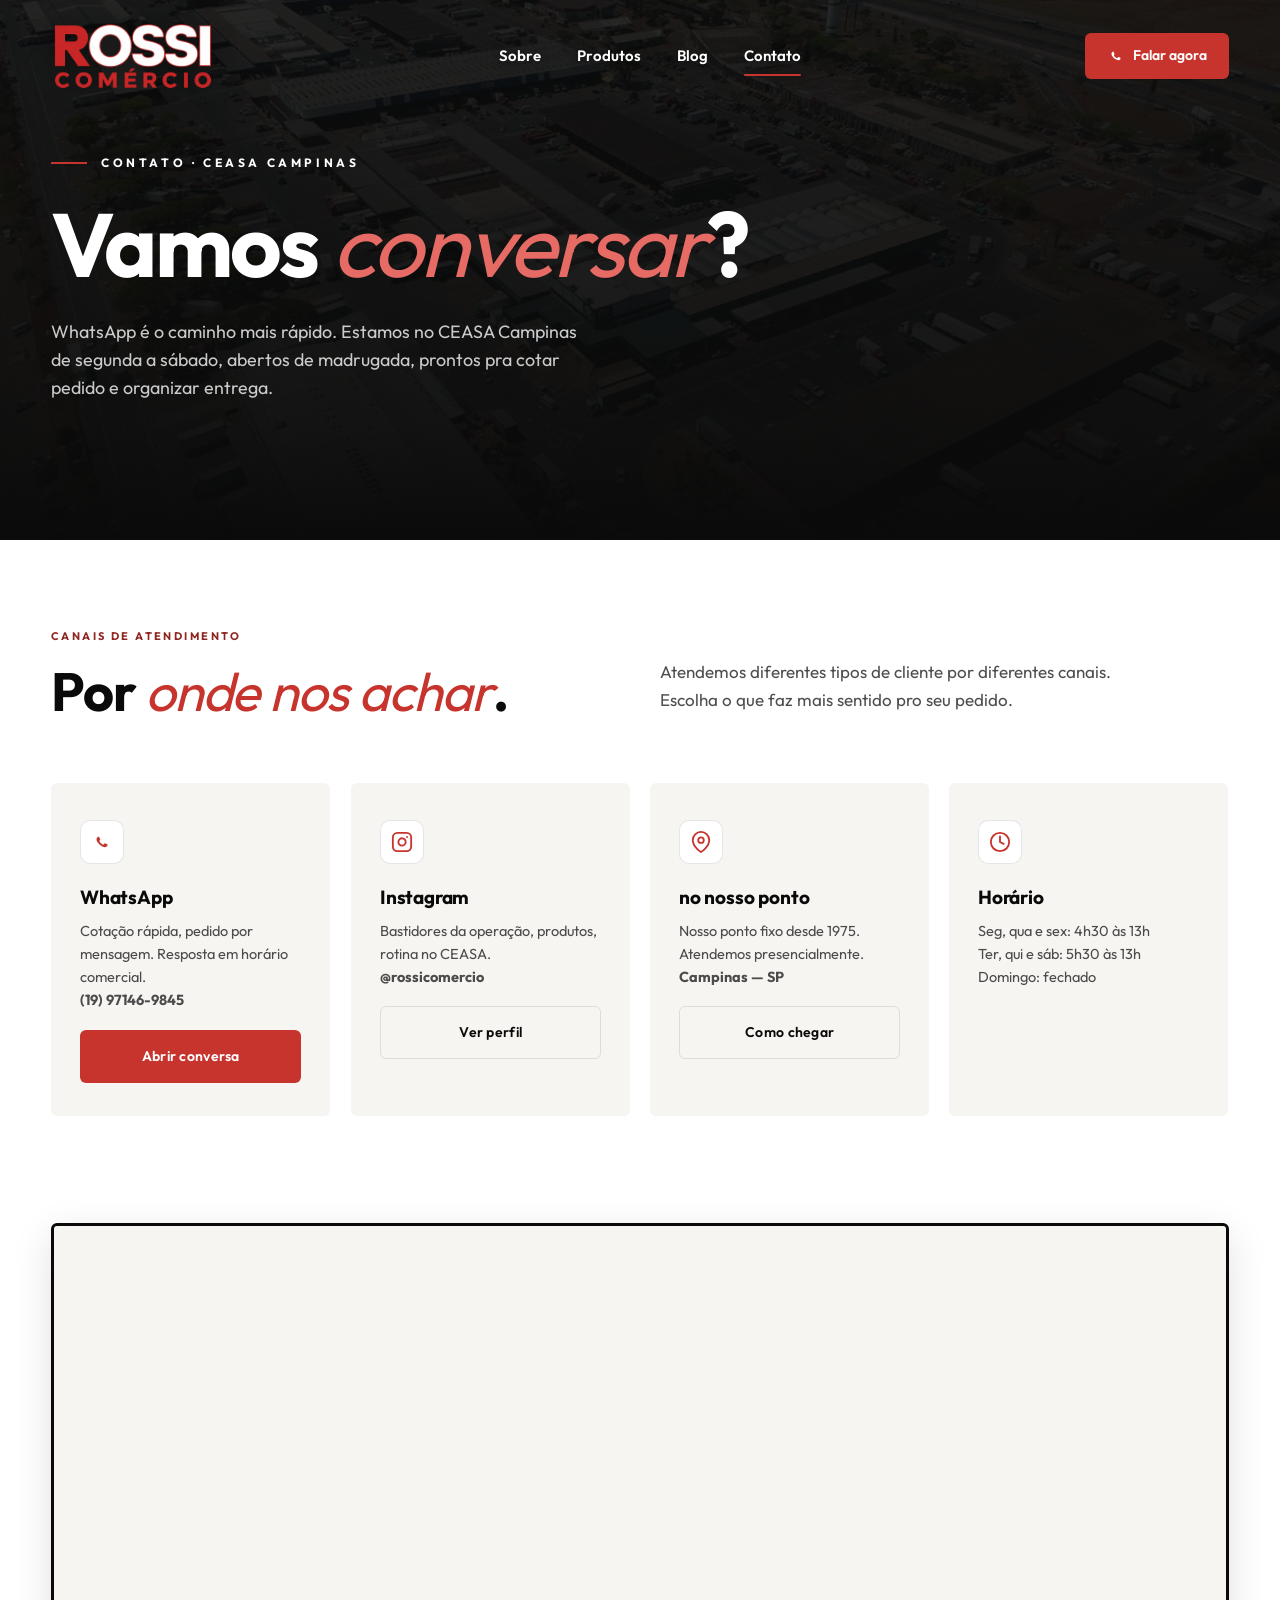
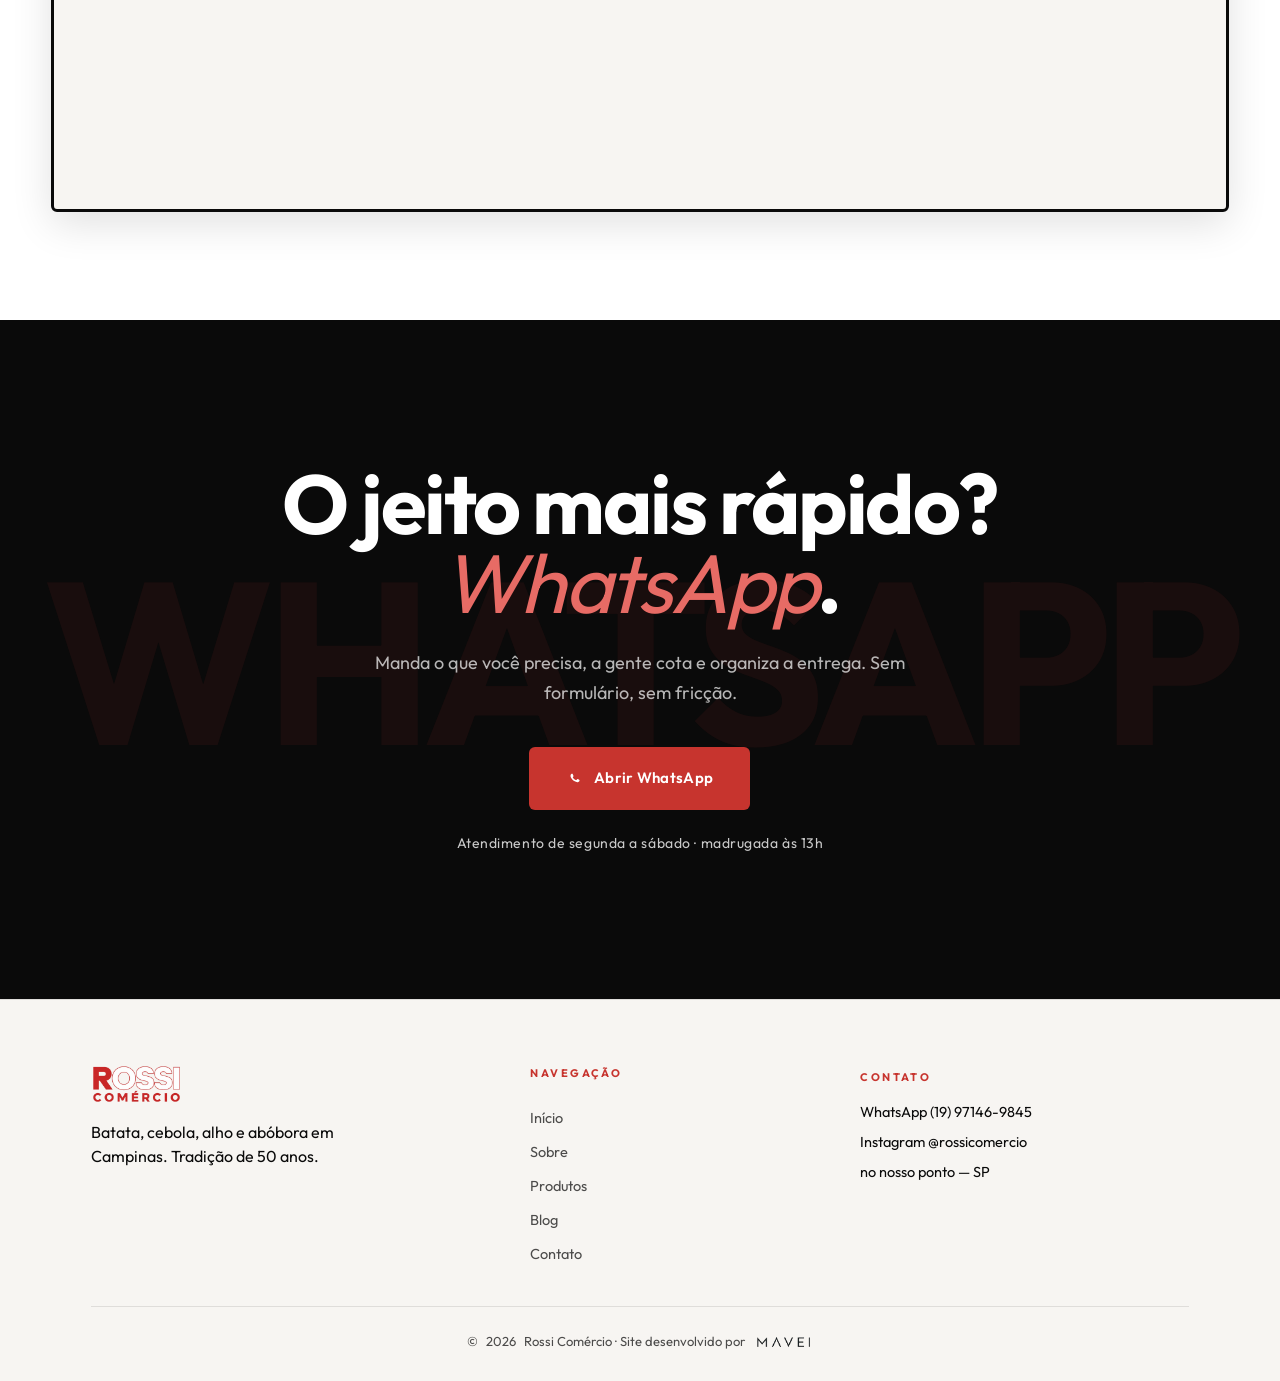
<file: contato.html>
<!DOCTYPE html>
<html lang="pt-BR">
<head>
<meta charset="UTF-8">
<meta name="viewport" content="width=device-width, initial-scale=1.0">

<title>Contato | Rossi Comércio — CEASA Campinas, WhatsApp (19) 97146-9845</title>
<meta name="description" content="Fale com a Rossi Comércio: WhatsApp (19) 97146-9845, Instagram @rossicomercio e ponto fixo no CEASA Campinas, de segunda a sábado.">
<meta name="author" content="Rossi Comércio">
<meta name="robots" content="index, follow, max-image-preview:large">
<meta name="geo.region" content="BR-SP">
<meta name="geo.placename" content="Campinas">
<link rel="canonical" href="https://rossicomercio.com.br/contato.html">
<link rel="alternate" hreflang="pt-BR" href="https://rossicomercio.com.br/contato.html">
<link rel="alternate" hreflang="x-default" href="https://rossicomercio.com.br/contato.html">
<link rel="preconnect" href="https://www.google.com" crossorigin>
<link rel="preconnect" href="https://maps.googleapis.com" crossorigin>
<link rel="dns-prefetch" href="https://wa.me">
<link rel="icon" type="image/svg+xml" href="/assets/images/favicon.svg">
<link rel="manifest" href="/manifest.json">
<meta name="theme-color" content="#0A0A0A">

<meta property="og:type" content="website">
<meta property="og:url" content="https://rossicomercio.com.br/contato.html">
<meta property="og:title" content="Contato | Rossi Comércio">
<meta property="og:description" content="WhatsApp, Instagram e ponto fixo no CEASA Campinas. Segunda a sábado, abertos de madrugada.">
<meta property="og:image" content="https://rossicomercio.com.br/assets/images/og-image.jpg">
<meta property="og:image:alt" content="Rossi Comércio — atacado de hortifruti no CEASA Campinas">
<meta property="og:locale" content="pt_BR">

<script type="application/ld+json">
{
  "@context": "https://schema.org",
  "@graph": [
    {
      "@type": "ContactPage",
      "@id": "https://rossicomercio.com.br/contato.html#contactpage",
      "url": "https://rossicomercio.com.br/contato.html",
      "name": "Contato Rossi Comércio",
      "isPartOf": { "@id": "https://rossicomercio.com.br/#website" },
      "about": { "@id": "https://rossicomercio.com.br/#organization" }
    },
    {
      "@type": "BreadcrumbList",
      "itemListElement": [
        { "@type": "ListItem", "position": 1, "name": "Início", "item": "https://rossicomercio.com.br/" },
        { "@type": "ListItem", "position": 2, "name": "Contato", "item": "https://rossicomercio.com.br/contato.html" }
      ]
    }
  ]
}
</script>

<link rel="preload" href="/fonts/fonts.css" as="style">
<link rel="preload" as="image" href="/assets/images/logo-h.webp" fetchpriority="high">
<link rel="stylesheet" href="/fonts/fonts.css" media="print" onload="this.media='all'">
<noscript><link rel="stylesheet" href="/fonts/fonts.css"></noscript>
<link rel="preload" href="/styles.css" as="style">
<link rel="stylesheet" href="/styles.css">

<style>
  /* Mapa GRANDE dentro da página */
  .contato-map-big {
    padding: 0 var(--gutter) clamp(80px, 12vh, 130px);
    background: var(--branco);
  }
  .contato-map-big__inner {
    max-width: var(--max-w);
    margin: 0 auto;
    border: 3px solid var(--preto);
    border-radius: var(--radius);
    overflow: hidden;
    aspect-ratio: 16 / 8;
    background: var(--off-white);
    box-shadow: 0 12px 40px rgba(0,0,0,.12);
  }
  .contato-map-big__inner iframe {
    width: 100%;
    height: 100%;
    border: 0;
    display: block;
    filter: grayscale(.3) contrast(1.05);
    transition: filter .3s ease;
  }
  .contato-map-big__inner:hover iframe { filter: grayscale(0) contrast(1); }
  @media (max-width: 720px) {
    .contato-map-big__inner { aspect-ratio: 4 / 5; }
  }
</style>
</head>
<body>

<header class="nav" id="nav">
  <button class="nav__burger" type="button" aria-label="Abrir menu" aria-expanded="false" aria-controls="nav-overlay">
    <span></span><span></span><span></span>
  </button>
  <a href="/" class="nav__logo" aria-label="Rossi Comércio — Início">
    <picture><source srcset="/assets/images/logo-h.webp" type="image/webp"><img src="/assets/images/logo-h.png" alt="Rossi Comércio — desde 1975" width="180" height="64"></picture>
  </a>
  <nav class="nav__links" aria-label="Menu principal">
    <a href="/sobre.html">Sobre</a>
    <a href="/produtos/">Produtos</a>
    <a href="/blog/">Blog</a>
    <a href="/contato.html" aria-current="page">Contato</a>
  </nav>
  <a href="https://wa.me/5519971469845?text=Ol%C3%A1!%20Vim%20pelo%20site%20da%20Rossi%20Com%C3%A9rcio." class="nav__cta" target="_blank" rel="noopener" data-magnetic>
    <svg class="btn-wpp-icon" viewBox="0 0 24 24" fill="currentColor" aria-hidden="true"><path d="M17.472 14.382c-.297-.149-1.758-.867-2.03-.967-.273-.099-.471-.148-.67.15-.197.297-.767.966-.94 1.164-.173.199-.347.223-.644.075-.297-.15-1.255-.463-2.39-1.475-.883-.788-1.48-1.761-1.653-2.059-.173-.297-.018-.458.13-.606.134-.133.298-.347.446-.52.149-.174.198-.298.298-.497.099-.198.05-.371-.025-.52-.075-.149-.669-1.612-.916-2.207-.242-.579-.487-.5-.669-.51-.173-.008-.371-.01-.57-.01-.198 0-.52.074-.792.372-.272.297-1.04 1.016-1.04 2.479 0 1.462 1.065 2.875 1.213 3.074.149.198 2.096 3.2 5.077 4.487.709.306 1.262.489 1.694.625.712.227 1.36.195 1.871.118.571-.085 1.758-.719 2.006-1.413.248-.694.248-1.289.173-1.413-.074-.124-.272-.198-.57-.347z"/></svg>
    Falar agora
  </a>
</header>
<div class="nav-overlay" id="nav-overlay" aria-hidden="true" inert>
  <div class="nav-overlay__inner">
    <nav class="nav-overlay__links" aria-label="Menu mobile">
    <a href="/sobre.html">Sobre</a>
    <a href="/produtos/">Produtos</a>
    <a href="/blog/">Blog</a>
    <a href="/contato.html" aria-current="page">Contato</a>
  </nav>
    <div class="nav-overlay__contact">
      <a href="https://wa.me/5519971469845?text=Ol%C3%A1!%20Vim%20pelo%20site%20da%20Rossi%20Com%C3%A9rcio." target="_blank" rel="noopener" class="nav-overlay__wpp">
        <svg viewBox="0 0 24 24" fill="currentColor" aria-hidden="true" width="20" height="20"><path d="M17.472 14.382c-.297-.149-1.758-.867-2.03-.967-.273-.099-.471-.148-.67.15-.197.297-.767.966-.94 1.164-.173.199-.347.223-.644.075-.297-.15-1.255-.463-2.39-1.475-.883-.788-1.48-1.761-1.653-2.059-.173-.297-.018-.458.13-.606.134-.133.298-.347.446-.52.149-.174.198-.298.298-.497.099-.198.05-.371-.025-.52-.075-.149-.669-1.612-.916-2.207-.242-.579-.487-.5-.669-.51-.173-.008-.371-.01-.57-.01-.198 0-.52.074-.792.372-.272.297-1.04 1.016-1.04 2.479 0 1.462 1.065 2.875 1.213 3.074.149.198 2.096 3.2 5.077 4.487.709.306 1.262.489 1.694.625.712.227 1.36.195 1.871.118.571-.085 1.758-.719 2.006-1.413.248-.694.248-1.289.173-1.413-.074-.124-.272-.198-.57-.347z"/></svg>
        (19) 97146-9845
      </a>
      <a href="https://www.instagram.com/rossicomercio/" target="_blank" rel="noopener" class="nav-overlay__ig">@rossicomercio</a>
    </div>
  </div>
</div>


<!-- HERO -->
<section class="hero-edit hero-edit--bg hero-edit--aerea" aria-labelledby="contato-title" style="min-height:60vh;">
  <div class="hero-edit__grid" style="grid-template-columns:1fr;">
    <div class="hero-edit__copy" style="max-width:880px;">
      <p class="hero-edit__eyebrow" data-reveal>Contato · CEASA Campinas</p>
      <h1 class="hero-edit__title" id="contato-title" data-reveal>
        Vamos <em>conversar</em>?
      </h1>
      <p class="visually-hidden">Contato Rossi Comércio · CEASA Campinas · WhatsApp (19) 97146-9845</p>
      <p class="hero-edit__sub" data-reveal data-reveal-delay="200">
        WhatsApp é o caminho mais rápido. Estamos no CEASA Campinas de segunda a sábado, abertos de madrugada, prontos pra cotar pedido e organizar entrega.
      </p>
    </div>
  </div>
</section>

<!-- CARDS DE CONTATO -->
<section class="clientes" aria-labelledby="canais-title" style="padding-top:clamp(60px, 9vh, 100px);">
  <div class="clientes__head">
    <div>
      <p class="eyebrow" data-reveal>Canais de atendimento</p>
      <h2 class="section-title" id="canais-title" data-reveal>
        Por <em style="color:var(--vermelho); font-style:italic; font-weight:400;">onde nos achar</em>.
      </h2>
    </div>
    <p class="clientes__head-lede" data-reveal data-reveal-delay="150">
      Atendemos diferentes tipos de cliente por diferentes canais. Escolha o que faz mais sentido pro seu pedido.
    </p>
  </div>

  <div class="clientes__grid">
    <article class="cliente-card" data-reveal>
      <div class="cliente-card__icon">
        <svg viewBox="0 0 24 24" fill="currentColor"><path d="M17.472 14.382c-.297-.149-1.758-.867-2.03-.967-.273-.099-.471-.148-.67.15-.197.297-.767.966-.94 1.164-.173.199-.347.223-.644.075-.297-.15-1.255-.463-2.39-1.475-.883-.788-1.48-1.761-1.653-2.059-.173-.297-.018-.458.13-.606.134-.133.298-.347.446-.52.149-.174.198-.298.298-.497.099-.198.05-.371-.025-.52-.075-.149-.669-1.612-.916-2.207-.242-.579-.487-.5-.669-.51-.173-.008-.371-.01-.57-.01-.198 0-.52.074-.792.372-.272.297-1.04 1.016-1.04 2.479 0 1.462 1.065 2.875 1.213 3.074.149.198 2.096 3.2 5.077 4.487.709.306 1.262.489 1.694.625.712.227 1.36.195 1.871.118.571-.085 1.758-.719 2.006-1.413.248-.694.248-1.289.173-1.413-.074-.124-.272-.198-.57-.347z"/></svg>
      </div>
      <h3>WhatsApp</h3>
      <p style="margin-bottom:18px;">Cotação rápida, pedido por mensagem. Resposta em horário comercial.<br><strong>(19) 97146-9845</strong></p>
      <a href="https://wa.me/5519971469845?text=Ol%C3%A1!%20Vim%20pelo%20site%20da%20Rossi%20Com%C3%A9rcio." class="btn btn--primary" target="_blank" rel="noopener">Abrir conversa</a>
    </article>

    <article class="cliente-card" data-reveal data-reveal-delay="100">
      <div class="cliente-card__icon">
        <svg viewBox="0 0 24 24" fill="none" stroke="currentColor" stroke-width="2" stroke-linecap="round" stroke-linejoin="round"><rect x="2" y="2" width="20" height="20" rx="5" ry="5"/><path d="M16 11.37A4 4 0 1 1 12.63 8 4 4 0 0 1 16 11.37z"/><line x1="17.5" y1="6.5" x2="17.51" y2="6.5"/></svg>
      </div>
      <h3>Instagram</h3>
      <p style="margin-bottom:18px;">Bastidores da operação, produtos, rotina no CEASA.<br><strong>@rossicomercio</strong></p>
      <a href="https://www.instagram.com/rossicomercio/" class="btn btn--ghost" target="_blank" rel="noopener">Ver perfil</a>
    </article>

    <article class="cliente-card" data-reveal data-reveal-delay="200">
      <div class="cliente-card__icon">
        <svg viewBox="0 0 24 24" fill="none" stroke="currentColor" stroke-width="2" stroke-linecap="round" stroke-linejoin="round"><path d="M21 10c0 7-9 13-9 13s-9-6-9-13a9 9 0 0 1 18 0z"/><circle cx="12" cy="10" r="3"/></svg>
      </div>
      <h3>no nosso ponto</h3>
      <p style="margin-bottom:18px;">Nosso ponto fixo desde 1975. Atendemos presencialmente.<br><strong>Campinas — SP</strong></p>
      <a href="https://www.google.com/maps/search/CEASA+Campinas" class="btn btn--ghost" target="_blank" rel="noopener">Como chegar</a>
    </article>

    <article class="cliente-card" data-reveal data-reveal-delay="300">
      <div class="cliente-card__icon">
        <svg viewBox="0 0 24 24" fill="none" stroke="currentColor" stroke-width="2" stroke-linecap="round" stroke-linejoin="round"><circle cx="12" cy="12" r="10"/><polyline points="12 6 12 12 16 14"/></svg>
      </div>
      <h3>Horário</h3>
      <p>Seg, qua e sex: 4h30 às 13h<br>Ter, qui e sáb: 5h30 às 13h<br>Domingo: fechado</p>
    </article>
  </div>
</section>

<!-- MAPA GRANDE -->
<section class="contato-map-big" aria-label="Localização no CEASA">
  <div class="contato-map-big__inner" data-reveal="zoom">
    <iframe src="https://www.google.com/maps?q=CEASA+Campinas&output=embed" loading="lazy" referrerpolicy="no-referrer-when-downgrade" title="CEASA Campinas no Google Maps"></iframe>
  </div>
</section>

<!-- CTA -->
<section class="cta-hero" aria-labelledby="cta-contato-title">
  <div class="cta-hero__inner">
    <h2 class="cta-hero__title" id="cta-contato-title" data-reveal>
      O jeito mais rápido?<br>
      <em>WhatsApp</em>.
    </h2>
    <p class="cta-hero__sub" data-reveal data-reveal-delay="200">
      Manda o que você precisa, a gente cota e organiza a entrega. Sem formulário, sem fricção.
    </p>
    <a href="https://wa.me/5519971469845?text=Ol%C3%A1!%20Vim%20pelo%20site%20da%20Rossi%20Com%C3%A9rcio." class="btn btn--primary btn--lg" target="_blank" rel="noopener" data-magnetic data-reveal data-reveal-delay="350">
      <svg class="btn-wpp-icon" viewBox="0 0 24 24" fill="currentColor" aria-hidden="true"><path d="M17.472 14.382c-.297-.149-1.758-.867-2.03-.967-.273-.099-.471-.148-.67.15-.197.297-.767.966-.94 1.164-.173.199-.347.223-.644.075-.297-.15-1.255-.463-2.39-1.475-.883-.788-1.48-1.761-1.653-2.059-.173-.297-.018-.458.13-.606.134-.133.298-.347.446-.52.149-.174.198-.298.298-.497.099-.198.05-.371-.025-.52-.075-.149-.669-1.612-.916-2.207-.242-.579-.487-.5-.669-.51-.173-.008-.371-.01-.57-.01-.198 0-.52.074-.792.372-.272.297-1.04 1.016-1.04 2.479 0 1.462 1.065 2.875 1.213 3.074.149.198 2.096 3.2 5.077 4.487.709.306 1.262.489 1.694.625.712.227 1.36.195 1.871.118.571-.085 1.758-.719 2.006-1.413.248-.694.248-1.289.173-1.413-.074-.124-.272-.198-.57-.347z"/></svg>
      Abrir WhatsApp
    </a>
    <p class="cta-hero__hint" data-reveal data-reveal-delay="500">Atendimento de segunda a sábado · madrugada às 13h</p>
  </div>
</section>

<footer class="footer">
  <div class="container">
    <div class="footer-grid">
      <div>
        <div class="footer__logo"><picture><source srcset="/assets/images/logo.webp" type="image/webp"><img src="/assets/images/logo.png" alt="Rossi Comércio" width="120" height="40"></picture></div>
        <p class="footer-tagline">Batata, cebola, alho e abóbora em Campinas. Tradição de 50 anos.</p>
      </div>
      <nav class="footer-nav" aria-label="Rodapé">
        <p class="eyebrow">Navegação</p>
        <a href="/">Início</a>
        <a href="/sobre.html">Sobre</a>
        <a href="/produtos/">Produtos</a>
        <a href="/blog/">Blog</a>
        <a href="/contato.html">Contato</a>
      </nav>
      <div>
        <p class="eyebrow">Contato</p>
        <p class="footer-contact">
          <a href="https://wa.me/5519971469845" target="_blank" rel="noopener">WhatsApp (19) 97146-9845</a>
          <a href="https://www.instagram.com/rossicomercio/" target="_blank" rel="noopener">Instagram @rossicomercio</a>
          <a href="https://www.google.com/maps/search/CEASA+Campinas" target="_blank" rel="noopener">no nosso ponto — SP</a>
        </p>
      </div>
    </div>
    <p class="footer-credit">
      © <span data-year>2026</span> Rossi Comércio · Site desenvolvido por
      <a href="https://www.mavei.com.br" target="_blank" rel="noopener" class="mavei-credit">
        <picture>
          <source srcset="/assets/mavei-logo.webp" type="image/webp">
          <img src="/assets/mavei-logo.png" alt="MAVEI Digital" class="mavei-credit__logo" width="200" height="52" loading="lazy">
        </picture>
      </a>
    </p>
  </div>
</footer>

<script src="/main.js" defer></script>
<script src="/animations.js" defer></script>
<a class="fab-wpp" id="fab-wpp" href="https://wa.me/5519971469845?text=Ol%C3%A1!%20Vim%20pelo%20site%20da%20Rossi%20Com%C3%A9rcio." target="_blank" rel="noopener" aria-label="Falar com a Rossi Comércio pelo WhatsApp">
  <svg viewBox="0 0 24 24" aria-hidden="true"><path d="M17.472 14.382c-.297-.149-1.758-.867-2.03-.967-.273-.099-.471-.148-.67.15-.197.297-.767.966-.94 1.164-.173.199-.347.223-.644.075-.297-.15-1.255-.463-2.39-1.475-.883-.788-1.48-1.761-1.653-2.059-.173-.297-.018-.458.13-.606.134-.133.298-.347.446-.52.149-.174.198-.298.298-.497.099-.198.05-.371-.025-.52-.075-.149-.669-1.612-.916-2.207-.242-.579-.487-.5-.669-.51-.173-.008-.371-.01-.57-.01-.198 0-.52.074-.792.372-.272.297-1.04 1.016-1.04 2.479 0 1.462 1.065 2.875 1.213 3.074.149.198 2.096 3.2 5.077 4.487.709.306 1.262.489 1.694.625.712.227 1.36.195 1.871.118.571-.085 1.758-.719 2.006-1.413.248-.694.248-1.289.173-1.413-.074-.124-.272-.198-.57-.347zm-5.421 7.403h-.004a9.87 9.87 0 01-5.031-1.378l-.361-.214-3.741.982.998-3.648-.235-.374a9.86 9.86 0 01-1.51-5.26c.001-5.45 4.436-9.884 9.888-9.884 2.64 0 5.122 1.03 6.988 2.898a9.825 9.825 0 012.893 6.994c-.003 5.45-4.437 9.884-9.885 9.884zm8.413-18.297A11.815 11.815 0 0012.05 0C5.495 0 .16 5.335.157 11.892c0 2.096.547 4.142 1.588 5.945L.057 24l6.305-1.654a11.882 11.882 0 005.683 1.448h.005c6.554 0 11.89-5.335 11.893-11.893a11.821 11.821 0 00-3.48-8.413z"/></svg>
</a>
</body>
</html>
</file>
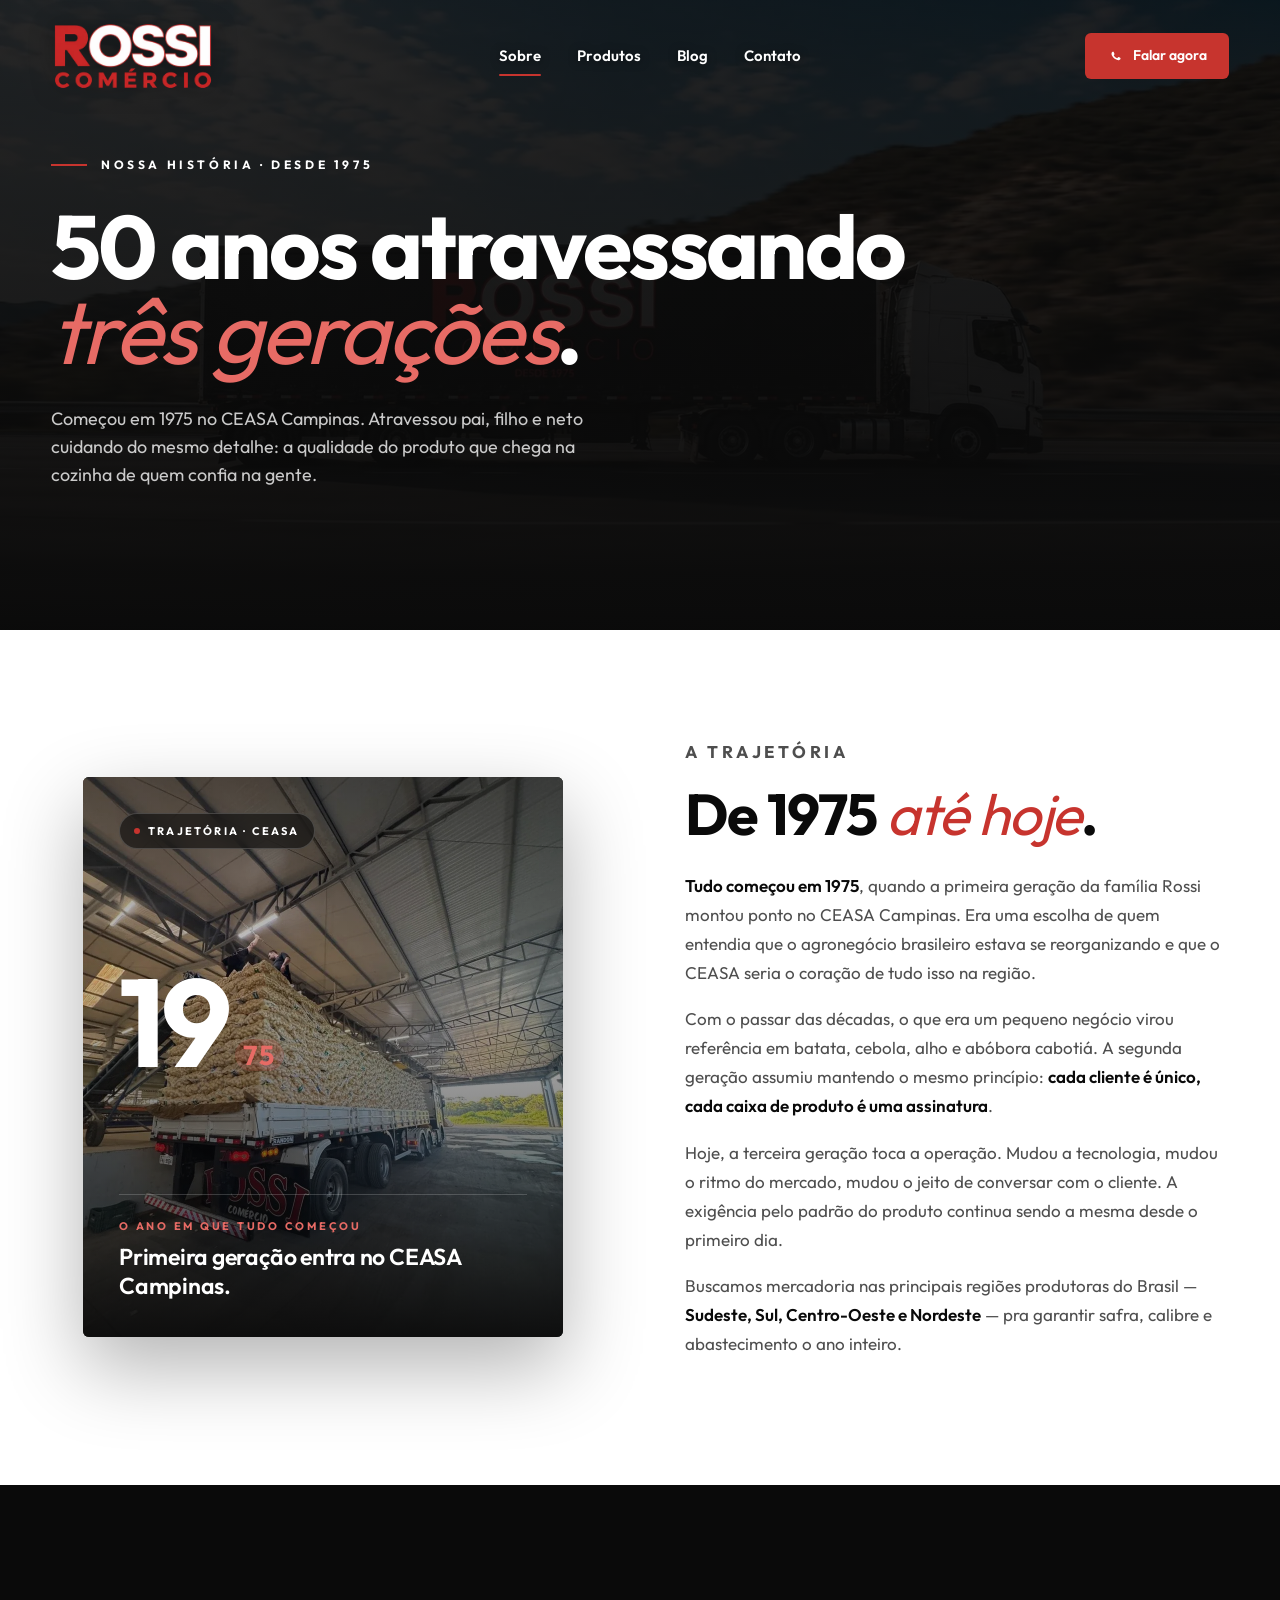
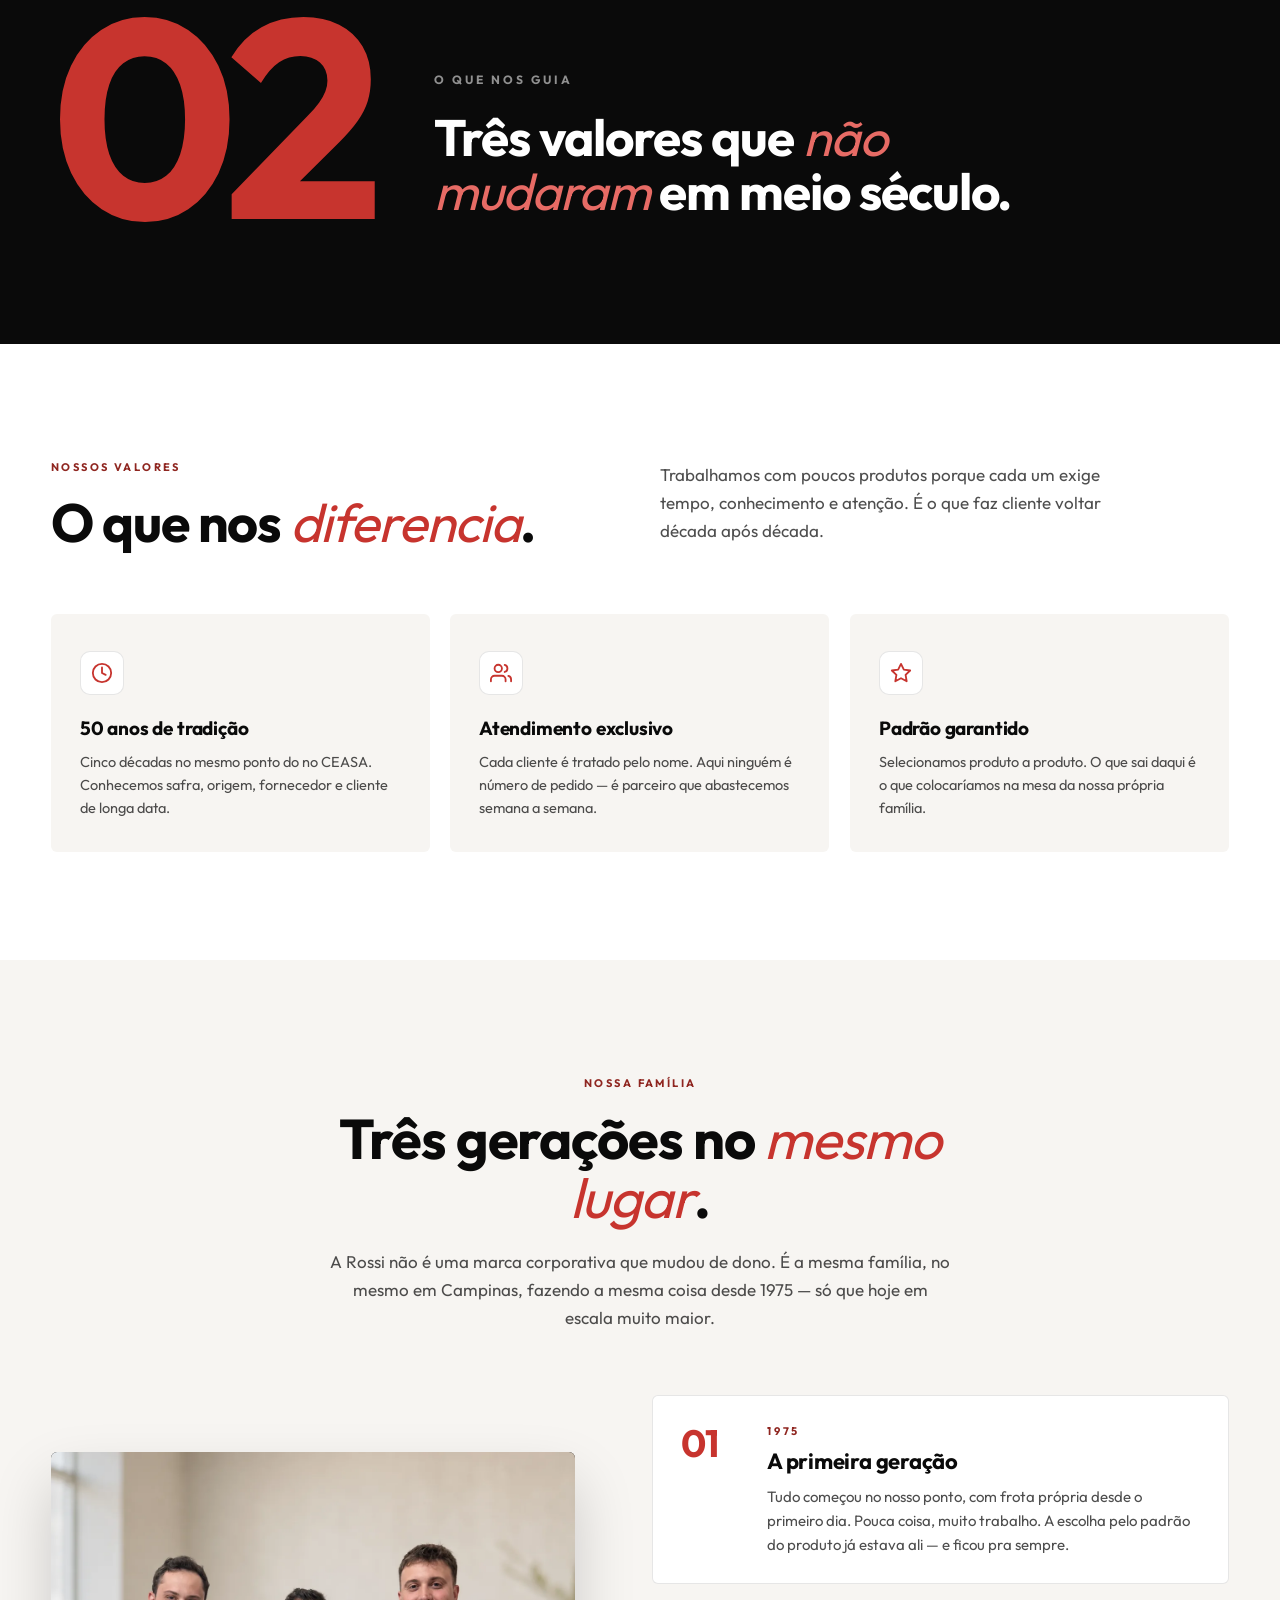
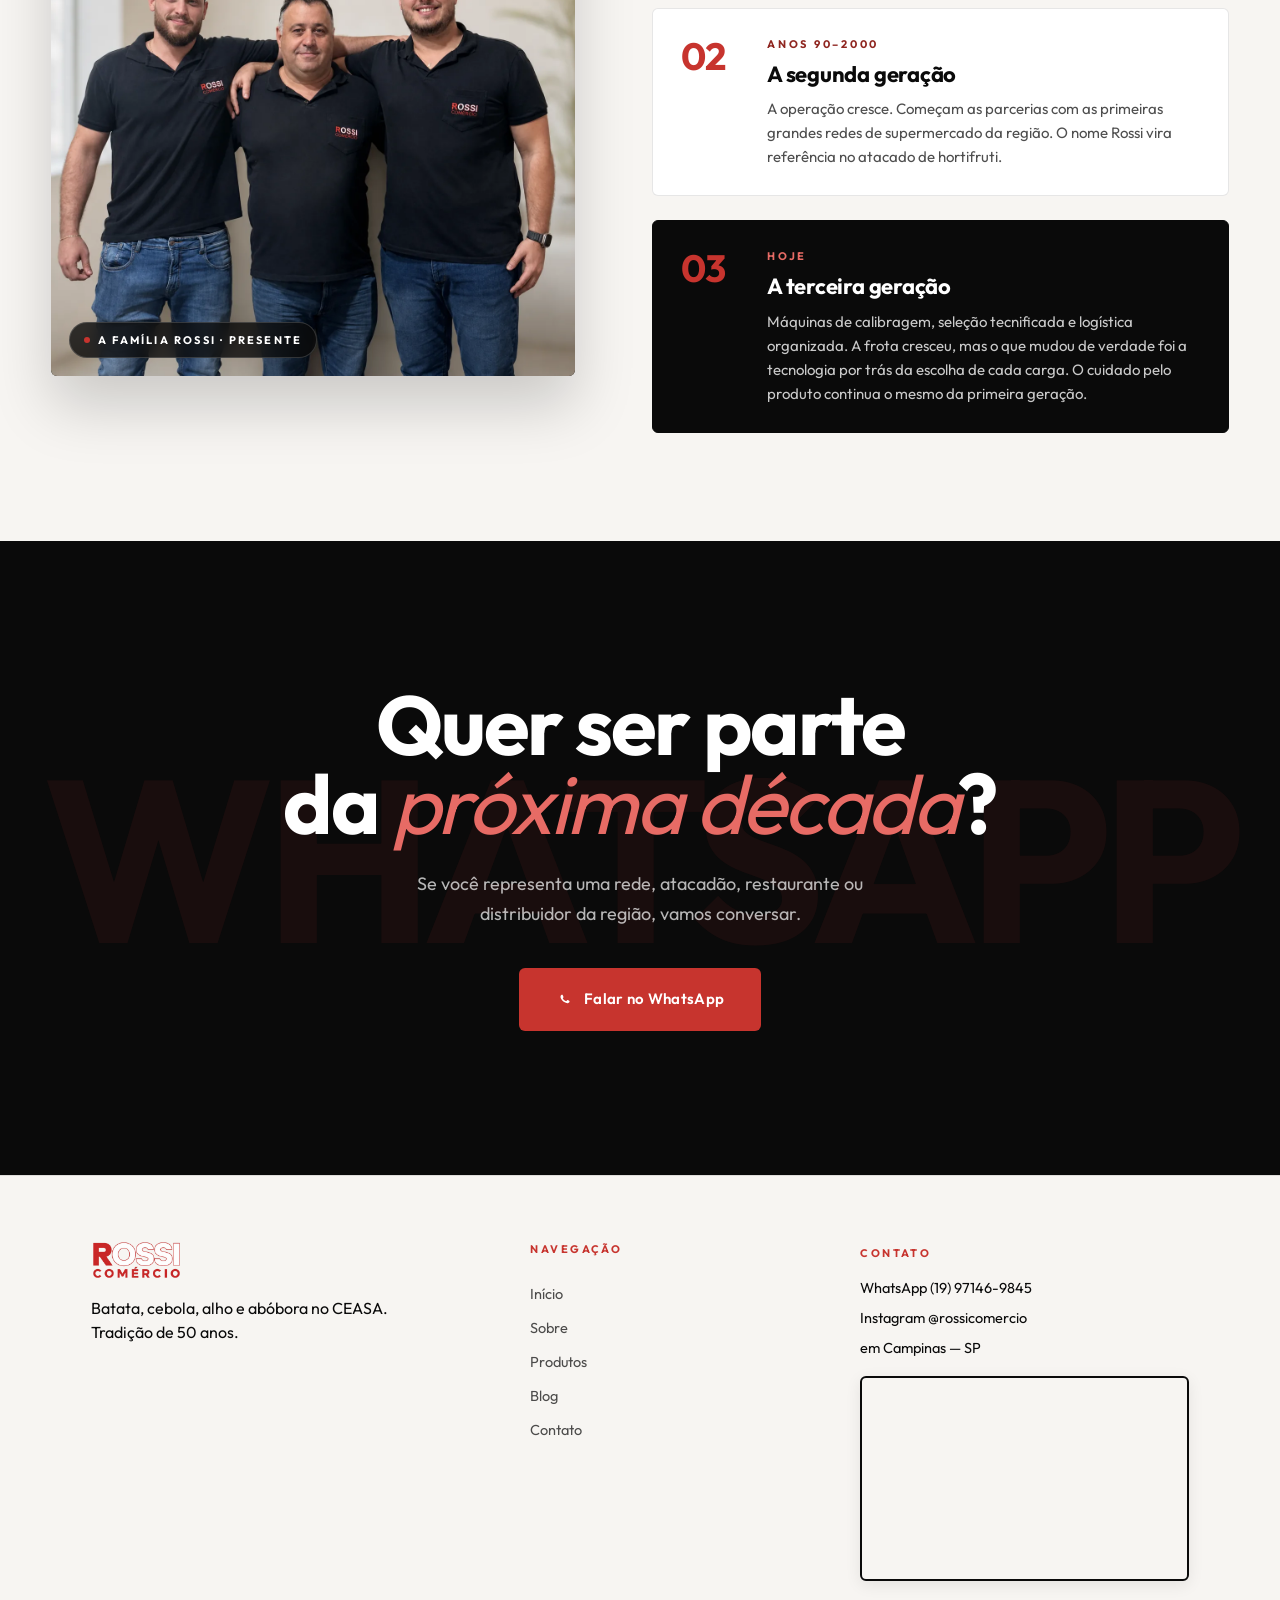
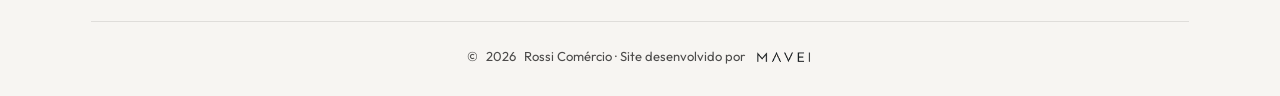
<file: sobre.html>
<!DOCTYPE html>
<html lang="pt-BR">
<head>
<meta charset="UTF-8">
<meta name="viewport" content="width=device-width, initial-scale=1.0">

<title>Sobre a Rossi Comércio | 50 anos no CEASA Campinas</title>
<meta name="description" content="Três gerações da família Rossi no CEASA Campinas desde 1975. Selecionamos batata, cebola, alho e abóbora cabotiá para as maiores redes da região.">
<meta name="author" content="Rossi Comércio">
<meta name="robots" content="index, follow, max-image-preview:large">
<meta name="geo.region" content="BR-SP">
<meta name="geo.placename" content="Campinas">
<link rel="canonical" href="https://rossicomercio.com.br/sobre.html">
<link rel="alternate" hreflang="pt-BR" href="https://rossicomercio.com.br/sobre.html">
<link rel="alternate" hreflang="x-default" href="https://rossicomercio.com.br/sobre.html">
<link rel="preconnect" href="https://www.google.com" crossorigin>
<link rel="preconnect" href="https://maps.googleapis.com" crossorigin>
<link rel="dns-prefetch" href="https://wa.me">
<link rel="icon" type="image/svg+xml" href="/assets/images/favicon.svg">
<link rel="manifest" href="/manifest.json">
<meta name="theme-color" content="#0A0A0A">

<meta property="og:type" content="website">
<meta property="og:url" content="https://rossicomercio.com.br/sobre.html">
<meta property="og:title" content="Sobre a Rossi Comércio | 50 anos no CEASA Campinas">
<meta property="og:description" content="Desde 1975 no atacado de hortifruti em Campinas. Três gerações cuidando do padrão dos produtos.">
<meta property="og:image" content="https://rossicomercio.com.br/assets/images/og-image.jpg">
<meta property="og:image:alt" content="Rossi Comércio — atacado de hortifruti no CEASA Campinas">
<meta property="og:locale" content="pt_BR">
<meta property="og:site_name" content="Rossi Comércio">

<script type="application/ld+json">
{
  "@context": "https://schema.org",
  "@graph": [
    {
      "@type": "AboutPage",
      "@id": "https://rossicomercio.com.br/sobre.html#aboutpage",
      "url": "https://rossicomercio.com.br/sobre.html",
      "name": "Sobre a Rossi Comércio",
      "description": "História da Rossi Comércio: 50 anos no CEASA Campinas, três gerações.",
      "isPartOf": { "@id": "https://rossicomercio.com.br/#website" },
      "about": { "@id": "https://rossicomercio.com.br/#organization" }
    },
    {
      "@type": "BreadcrumbList",
      "itemListElement": [
        { "@type": "ListItem", "position": 1, "name": "Início", "item": "https://rossicomercio.com.br/" },
        { "@type": "ListItem", "position": 2, "name": "Sobre", "item": "https://rossicomercio.com.br/sobre.html" }
      ]
    }
  ]
}
</script>

<link rel="preload" href="/fonts/fonts.css" as="style">
<link rel="preload" as="image" href="/assets/images/logo-h.webp" fetchpriority="high">
<link rel="stylesheet" href="/fonts/fonts.css" media="print" onload="this.media='all'">
<noscript><link rel="stylesheet" href="/fonts/fonts.css"></noscript>
<link rel="preload" href="/styles.css" as="style">
<link rel="stylesheet" href="/styles.css">
</head>
<body>

<header class="nav" id="nav">
  <button class="nav__burger" type="button" aria-label="Abrir menu" aria-expanded="false" aria-controls="nav-overlay">
    <span></span><span></span><span></span>
  </button>
  <a href="/" class="nav__logo" aria-label="Rossi Comércio — Início">
    <picture><source srcset="/assets/images/logo-h.webp" type="image/webp"><img src="/assets/images/logo-h.png" alt="Rossi Comércio — desde 1975" width="180" height="64"></picture>
  </a>
  <nav class="nav__links" aria-label="Menu principal">
    <a href="/sobre.html" aria-current="page">Sobre</a>
    <a href="/produtos/">Produtos</a>
    <a href="/blog/">Blog</a>
    <a href="/contato.html">Contato</a>
  </nav>
  <a href="https://wa.me/5519971469845?text=Ol%C3%A1!%20Vim%20pelo%20site%20da%20Rossi%20Com%C3%A9rcio." class="nav__cta" target="_blank" rel="noopener" data-magnetic>
    <svg class="btn-wpp-icon" viewBox="0 0 24 24" fill="currentColor" aria-hidden="true"><path d="M17.472 14.382c-.297-.149-1.758-.867-2.03-.967-.273-.099-.471-.148-.67.15-.197.297-.767.966-.94 1.164-.173.199-.347.223-.644.075-.297-.15-1.255-.463-2.39-1.475-.883-.788-1.48-1.761-1.653-2.059-.173-.297-.018-.458.13-.606.134-.133.298-.347.446-.52.149-.174.198-.298.298-.497.099-.198.05-.371-.025-.52-.075-.149-.669-1.612-.916-2.207-.242-.579-.487-.5-.669-.51-.173-.008-.371-.01-.57-.01-.198 0-.52.074-.792.372-.272.297-1.04 1.016-1.04 2.479 0 1.462 1.065 2.875 1.213 3.074.149.198 2.096 3.2 5.077 4.487.709.306 1.262.489 1.694.625.712.227 1.36.195 1.871.118.571-.085 1.758-.719 2.006-1.413.248-.694.248-1.289.173-1.413-.074-.124-.272-.198-.57-.347z"/></svg>
    Falar agora
  </a>
</header>
<div class="nav-overlay" id="nav-overlay" aria-hidden="true" inert>
  <div class="nav-overlay__inner">
    <nav class="nav-overlay__links" aria-label="Menu mobile">
    <a href="/sobre.html" aria-current="page">Sobre</a>
    <a href="/produtos/">Produtos</a>
    <a href="/blog/">Blog</a>
    <a href="/contato.html">Contato</a>
  </nav>
    <div class="nav-overlay__contact">
      <a href="https://wa.me/5519971469845?text=Ol%C3%A1!%20Vim%20pelo%20site%20da%20Rossi%20Com%C3%A9rcio." target="_blank" rel="noopener" class="nav-overlay__wpp">
        <svg viewBox="0 0 24 24" fill="currentColor" aria-hidden="true" width="20" height="20"><path d="M17.472 14.382c-.297-.149-1.758-.867-2.03-.967-.273-.099-.471-.148-.67.15-.197.297-.767.966-.94 1.164-.173.199-.347.223-.644.075-.297-.15-1.255-.463-2.39-1.475-.883-.788-1.48-1.761-1.653-2.059-.173-.297-.018-.458.13-.606.134-.133.298-.347.446-.52.149-.174.198-.298.298-.497.099-.198.05-.371-.025-.52-.075-.149-.669-1.612-.916-2.207-.242-.579-.487-.5-.669-.51-.173-.008-.371-.01-.57-.01-.198 0-.52.074-.792.372-.272.297-1.04 1.016-1.04 2.479 0 1.462 1.065 2.875 1.213 3.074.149.198 2.096 3.2 5.077 4.487.709.306 1.262.489 1.694.625.712.227 1.36.195 1.871.118.571-.085 1.758-.719 2.006-1.413.248-.694.248-1.289.173-1.413-.074-.124-.272-.198-.57-.347z"/></svg>
        (19) 97146-9845
      </a>
      <a href="https://www.instagram.com/rossicomercio/" target="_blank" rel="noopener" class="nav-overlay__ig">@rossicomercio</a>
    </div>
  </div>
</div>


<!-- HERO -->
<section class="hero-edit hero-edit--bg hero-edit--sobre" aria-labelledby="sobre-title" style="min-height:70vh;">
  <div class="hero-edit__grid" style="grid-template-columns:1fr;">
    <div class="hero-edit__copy" style="max-width:880px;">
      <p class="hero-edit__eyebrow" data-reveal>Nossa história · Desde 1975</p>
      <h1 class="hero-edit__title" id="sobre-title" data-reveal>
        50 anos atravessando<br>
        <em>três gerações</em>.
      </h1>
      <p class="hero-edit__sub" data-reveal data-reveal-delay="200">
        Começou em 1975 no CEASA Campinas. Atravessou pai, filho e neto cuidando do mesmo detalhe: a qualidade do produto que chega na cozinha de quem confia na gente.
      </p>
    </div>
  </div>
</section>

<!-- LINHA DO TEMPO -->
<section class="story" aria-labelledby="historia-title">
  <div class="story__inner">
    <div class="story__visual" data-reveal="left">
      <div class="story__visual-top">
        <span class="story__visual-tag">Trajetória · CEASA</span>
      </div>
      <span class="story__visual-big" aria-hidden="true">19<sup>75</sup></span>
      <div class="story__visual-bottom">
        <span class="story__visual-label">O ano em que tudo começou</span>
        <span class="story__visual-foot">Primeira geração entra no CEASA Campinas.</span>
      </div>
    </div>

    <div class="story__content">
      <p class="eyebrow" data-reveal>A trajetória</p>
      <h2 id="historia-title" data-reveal data-reveal-delay="120">
        De 1975 <em>até hoje</em>.
      </h2>
      <p data-reveal data-reveal-delay="220"><strong>Tudo começou em 1975</strong>, quando a primeira geração da família Rossi montou ponto no CEASA Campinas. Era uma escolha de quem entendia que o agronegócio brasileiro estava se reorganizando e que o CEASA seria o coração de tudo isso na região.</p>
      <p data-reveal data-reveal-delay="320">Com o passar das décadas, o que era um pequeno negócio virou referência em batata, cebola, alho e abóbora cabotiá. A segunda geração assumiu mantendo o mesmo princípio: <strong>cada cliente é único, cada caixa de produto é uma assinatura</strong>.</p>
      <p data-reveal data-reveal-delay="420">Hoje, a terceira geração toca a operação. Mudou a tecnologia, mudou o ritmo do mercado, mudou o jeito de conversar com o cliente. A exigência pelo padrão do produto continua sendo a mesma desde o primeiro dia.</p>
      <p data-reveal data-reveal-delay="520">Buscamos mercadoria nas principais regiões produtoras do Brasil — <strong>Sudeste, Sul, Centro-Oeste e Nordeste</strong> — pra garantir safra, calibre e abastecimento o ano inteiro.</p>
    </div>
  </div>
</section>

<!-- BANNER EDITORIAL -->
<section class="editorial-banner" aria-labelledby="valores-banner">
  <div class="editorial-banner__inner">
    <div class="editorial-banner__num" data-reveal>02</div>
    <div class="editorial-banner__text">
      <p class="editorial-banner__label" data-reveal>O que nos guia</p>
      <h2 class="editorial-banner__title" id="valores-banner" data-reveal data-reveal-delay="150">
        Três valores que <em>não mudaram</em> em meio século.
      </h2>
    </div>
  </div>
</section>

<!-- VALORES -->
<section class="clientes" aria-labelledby="valores-title">
  <div class="clientes__head">
    <div>
      <p class="eyebrow" data-reveal>Nossos valores</p>
      <h2 class="section-title" id="valores-title" data-reveal>
        O que nos <em style="color:var(--vermelho); font-style:italic; font-weight:400;">diferencia</em>.
      </h2>
    </div>
    <p class="clientes__head-lede" data-reveal data-reveal-delay="150">
      Trabalhamos com poucos produtos porque cada um exige tempo, conhecimento e atenção. É o que faz cliente voltar década após década.
    </p>
  </div>

  <div class="clientes__grid clientes__grid--3">
    <article class="cliente-card" data-reveal>
      <div class="cliente-card__icon">
        <svg viewBox="0 0 24 24" fill="none" stroke="currentColor" stroke-width="2" stroke-linecap="round" stroke-linejoin="round"><circle cx="12" cy="12" r="10"/><polyline points="12 6 12 12 16 14"/></svg>
      </div>
      <h3>50 anos de tradição</h3>
      <p>Cinco décadas no mesmo ponto do no CEASA. Conhecemos safra, origem, fornecedor e cliente de longa data.</p>
    </article>

    <article class="cliente-card" data-reveal data-reveal-delay="120">
      <div class="cliente-card__icon">
        <svg viewBox="0 0 24 24" fill="none" stroke="currentColor" stroke-width="2" stroke-linecap="round" stroke-linejoin="round"><path d="M17 21v-2a4 4 0 0 0-4-4H5a4 4 0 0 0-4 4v2"/><circle cx="9" cy="7" r="4"/><path d="M23 21v-2a4 4 0 0 0-3-3.87"/><path d="M16 3.13a4 4 0 0 1 0 7.75"/></svg>
      </div>
      <h3>Atendimento exclusivo</h3>
      <p>Cada cliente é tratado pelo nome. Aqui ninguém é número de pedido — é parceiro que abastecemos semana a semana.</p>
    </article>

    <article class="cliente-card" data-reveal data-reveal-delay="240">
      <div class="cliente-card__icon">
        <svg viewBox="0 0 24 24" fill="none" stroke="currentColor" stroke-width="2" stroke-linecap="round" stroke-linejoin="round"><polygon points="12 2 15.09 8.26 22 9.27 17 14.14 18.18 21.02 12 17.77 5.82 21.02 7 14.14 2 9.27 8.91 8.26 12 2"/></svg>
      </div>
      <h3>Padrão garantido</h3>
      <p>Selecionamos produto a produto. O que sai daqui é o que colocaríamos na mesa da nossa própria família.</p>
    </article>
  </div>
</section>

<!-- FAMÍLIA · 3 GERAÇÕES -->
<section class="geracoes" aria-labelledby="geracoes-title">
  <div class="geracoes__inner">
    <div class="geracoes__head">
      <p class="eyebrow" data-reveal>Nossa família</p>
      <h2 id="geracoes-title" data-reveal data-reveal-delay="100">
        Três gerações no <em style="color:var(--vermelho); font-style:italic; font-weight:400;">mesmo lugar</em>.
      </h2>
      <p class="geracoes__lede" data-reveal data-reveal-delay="200">
        A Rossi não é uma marca corporativa que mudou de dono. É a mesma família, no mesmo em Campinas, fazendo a mesma coisa desde 1975 — só que hoje em escala muito maior.
      </p>
    </div>

    <div class="geracoes__grid">
      <figure class="geracoes__foto" data-reveal="left">
        <picture>
          <source media="(max-width: 760px)" srcset="/assets/images/brand/sobre-640.webp" type="image/webp">
          <source srcset="/assets/images/brand/sobre.webp" type="image/webp">
          <source media="(max-width: 760px)" srcset="/assets/images/brand/sobre-640.jpg">
          <img src="/assets/images/brand/sobre.jpg" alt="Três gerações da família Rossi: pai e dois filhos, com camisas da Rossi Comércio" width="1254" height="1254" loading="lazy">
        </picture>
        <figcaption class="geracoes__foto-cap">A família Rossi · presente</figcaption>
      </figure>

      <ol class="geracoes__timeline" data-reveal="right">
        <li class="geracao">
          <div class="geracao__num">01</div>
          <div class="geracao__corpo">
            <p class="geracao__ano">1975</p>
            <h3 class="geracao__titulo">A primeira geração</h3>
            <p class="geracao__desc">Tudo começou no nosso ponto, com frota própria desde o primeiro dia. Pouca coisa, muito trabalho. A escolha pelo padrão do produto já estava ali — e ficou pra sempre.</p>
          </div>
        </li>
        <li class="geracao">
          <div class="geracao__num">02</div>
          <div class="geracao__corpo">
            <p class="geracao__ano">Anos 90–2000</p>
            <h3 class="geracao__titulo">A segunda geração</h3>
            <p class="geracao__desc">A operação cresce. Começam as parcerias com as primeiras grandes redes de supermercado da região. O nome Rossi vira referência no atacado de hortifruti.</p>
          </div>
        </li>
        <li class="geracao geracao--atual">
          <div class="geracao__num">03</div>
          <div class="geracao__corpo">
            <p class="geracao__ano">Hoje</p>
            <h3 class="geracao__titulo">A terceira geração</h3>
            <p class="geracao__desc">Máquinas de calibragem, seleção tecnificada e logística organizada. A frota cresceu, mas o que mudou de verdade foi a tecnologia por trás da escolha de cada carga. O cuidado pelo produto continua o mesmo da primeira geração.</p>
          </div>
        </li>
      </ol>
    </div>
  </div>
</section>

<!-- CTA -->
<section class="cta-hero" aria-labelledby="cta-sobre-title">
  <div class="cta-hero__inner">
    <h2 class="cta-hero__title" id="cta-sobre-title" data-reveal>
      Quer ser parte<br>
      da <em>próxima década</em>?
    </h2>
    <p class="cta-hero__sub" data-reveal data-reveal-delay="200">
      Se você representa uma rede, atacadão, restaurante ou distribuidor da região, vamos conversar.
    </p>
    <a href="https://wa.me/5519971469845?text=Ol%C3%A1!%20Conheci%20a%20hist%C3%B3ria%20da%20Rossi%20e%20gostaria%20de%20saber%20mais." class="btn btn--primary btn--lg" target="_blank" rel="noopener" data-magnetic data-reveal data-reveal-delay="350">
      <svg class="btn-wpp-icon" viewBox="0 0 24 24" fill="currentColor" aria-hidden="true"><path d="M17.472 14.382c-.297-.149-1.758-.867-2.03-.967-.273-.099-.471-.148-.67.15-.197.297-.767.966-.94 1.164-.173.199-.347.223-.644.075-.297-.15-1.255-.463-2.39-1.475-.883-.788-1.48-1.761-1.653-2.059-.173-.297-.018-.458.13-.606.134-.133.298-.347.446-.52.149-.174.198-.298.298-.497.099-.198.05-.371-.025-.52-.075-.149-.669-1.612-.916-2.207-.242-.579-.487-.5-.669-.51-.173-.008-.371-.01-.57-.01-.198 0-.52.074-.792.372-.272.297-1.04 1.016-1.04 2.479 0 1.462 1.065 2.875 1.213 3.074.149.198 2.096 3.2 5.077 4.487.709.306 1.262.489 1.694.625.712.227 1.36.195 1.871.118.571-.085 1.758-.719 2.006-1.413.248-.694.248-1.289.173-1.413-.074-.124-.272-.198-.57-.347z"/></svg>
      Falar no WhatsApp
    </a>
  </div>
</section>

<footer class="footer">
  <div class="container">
    <div class="footer-grid">
      <div>
        <div class="footer__logo">
          <picture><source srcset="/assets/images/logo.webp" type="image/webp"><img src="/assets/images/logo.png" alt="Rossi Comércio" width="120" height="40"></picture>
        </div>
        <p class="footer-tagline">Batata, cebola, alho e abóbora no CEASA. Tradição de 50 anos.</p>
      </div>
      <nav class="footer-nav" aria-label="Rodapé">
        <p class="eyebrow">Navegação</p>
        <a href="/">Início</a>
        <a href="/sobre.html">Sobre</a>
        <a href="/produtos/">Produtos</a>
        <a href="/blog/">Blog</a>
        <a href="/contato.html">Contato</a>
      </nav>
      <div>
        <p class="eyebrow">Contato</p>
        <p class="footer-contact">
          <a href="https://wa.me/5519971469845" target="_blank" rel="noopener">WhatsApp (19) 97146-9845</a>
          <a href="https://www.instagram.com/rossicomercio/" target="_blank" rel="noopener">Instagram @rossicomercio</a>
          <a href="https://www.google.com/maps/search/CEASA+Campinas" target="_blank" rel="noopener">em Campinas — SP</a>
        </p>
        <div class="footer__map" aria-label="Localização no nosso ponto">
          <iframe src="https://www.google.com/maps?q=CEASA+Campinas&output=embed" loading="lazy" referrerpolicy="no-referrer-when-downgrade" title="CEASA Campinas no Google Maps"></iframe>
        </div>
      </div>
    </div>
    <p class="footer-credit">
      © <span data-year>2026</span> Rossi Comércio · Site desenvolvido por
      <a href="https://www.mavei.com.br" target="_blank" rel="noopener" class="mavei-credit">
        <picture>
          <source srcset="/assets/mavei-logo.webp" type="image/webp">
          <img src="/assets/mavei-logo.png" alt="MAVEI Digital" class="mavei-credit__logo" width="200" height="52" loading="lazy">
        </picture>
      </a>
    </p>
  </div>
</footer>

<script src="/main.js" defer></script>
<script src="/animations.js" defer></script>
<a class="fab-wpp" id="fab-wpp" href="https://wa.me/5519971469845?text=Ol%C3%A1!%20Vim%20pelo%20site%20da%20Rossi%20Com%C3%A9rcio." target="_blank" rel="noopener" aria-label="Falar com a Rossi Comércio pelo WhatsApp">
  <svg viewBox="0 0 24 24" aria-hidden="true"><path d="M17.472 14.382c-.297-.149-1.758-.867-2.03-.967-.273-.099-.471-.148-.67.15-.197.297-.767.966-.94 1.164-.173.199-.347.223-.644.075-.297-.15-1.255-.463-2.39-1.475-.883-.788-1.48-1.761-1.653-2.059-.173-.297-.018-.458.13-.606.134-.133.298-.347.446-.52.149-.174.198-.298.298-.497.099-.198.05-.371-.025-.52-.075-.149-.669-1.612-.916-2.207-.242-.579-.487-.5-.669-.51-.173-.008-.371-.01-.57-.01-.198 0-.52.074-.792.372-.272.297-1.04 1.016-1.04 2.479 0 1.462 1.065 2.875 1.213 3.074.149.198 2.096 3.2 5.077 4.487.709.306 1.262.489 1.694.625.712.227 1.36.195 1.871.118.571-.085 1.758-.719 2.006-1.413.248-.694.248-1.289.173-1.413-.074-.124-.272-.198-.57-.347zm-5.421 7.403h-.004a9.87 9.87 0 01-5.031-1.378l-.361-.214-3.741.982.998-3.648-.235-.374a9.86 9.86 0 01-1.51-5.26c.001-5.45 4.436-9.884 9.888-9.884 2.64 0 5.122 1.03 6.988 2.898a9.825 9.825 0 012.893 6.994c-.003 5.45-4.437 9.884-9.885 9.884zm8.413-18.297A11.815 11.815 0 0012.05 0C5.495 0 .16 5.335.157 11.892c0 2.096.547 4.142 1.588 5.945L.057 24l6.305-1.654a11.882 11.882 0 005.683 1.448h.005c6.554 0 11.89-5.335 11.893-11.893a11.821 11.821 0 00-3.48-8.413z"/></svg>
</a>
</body>
</html>
</file>
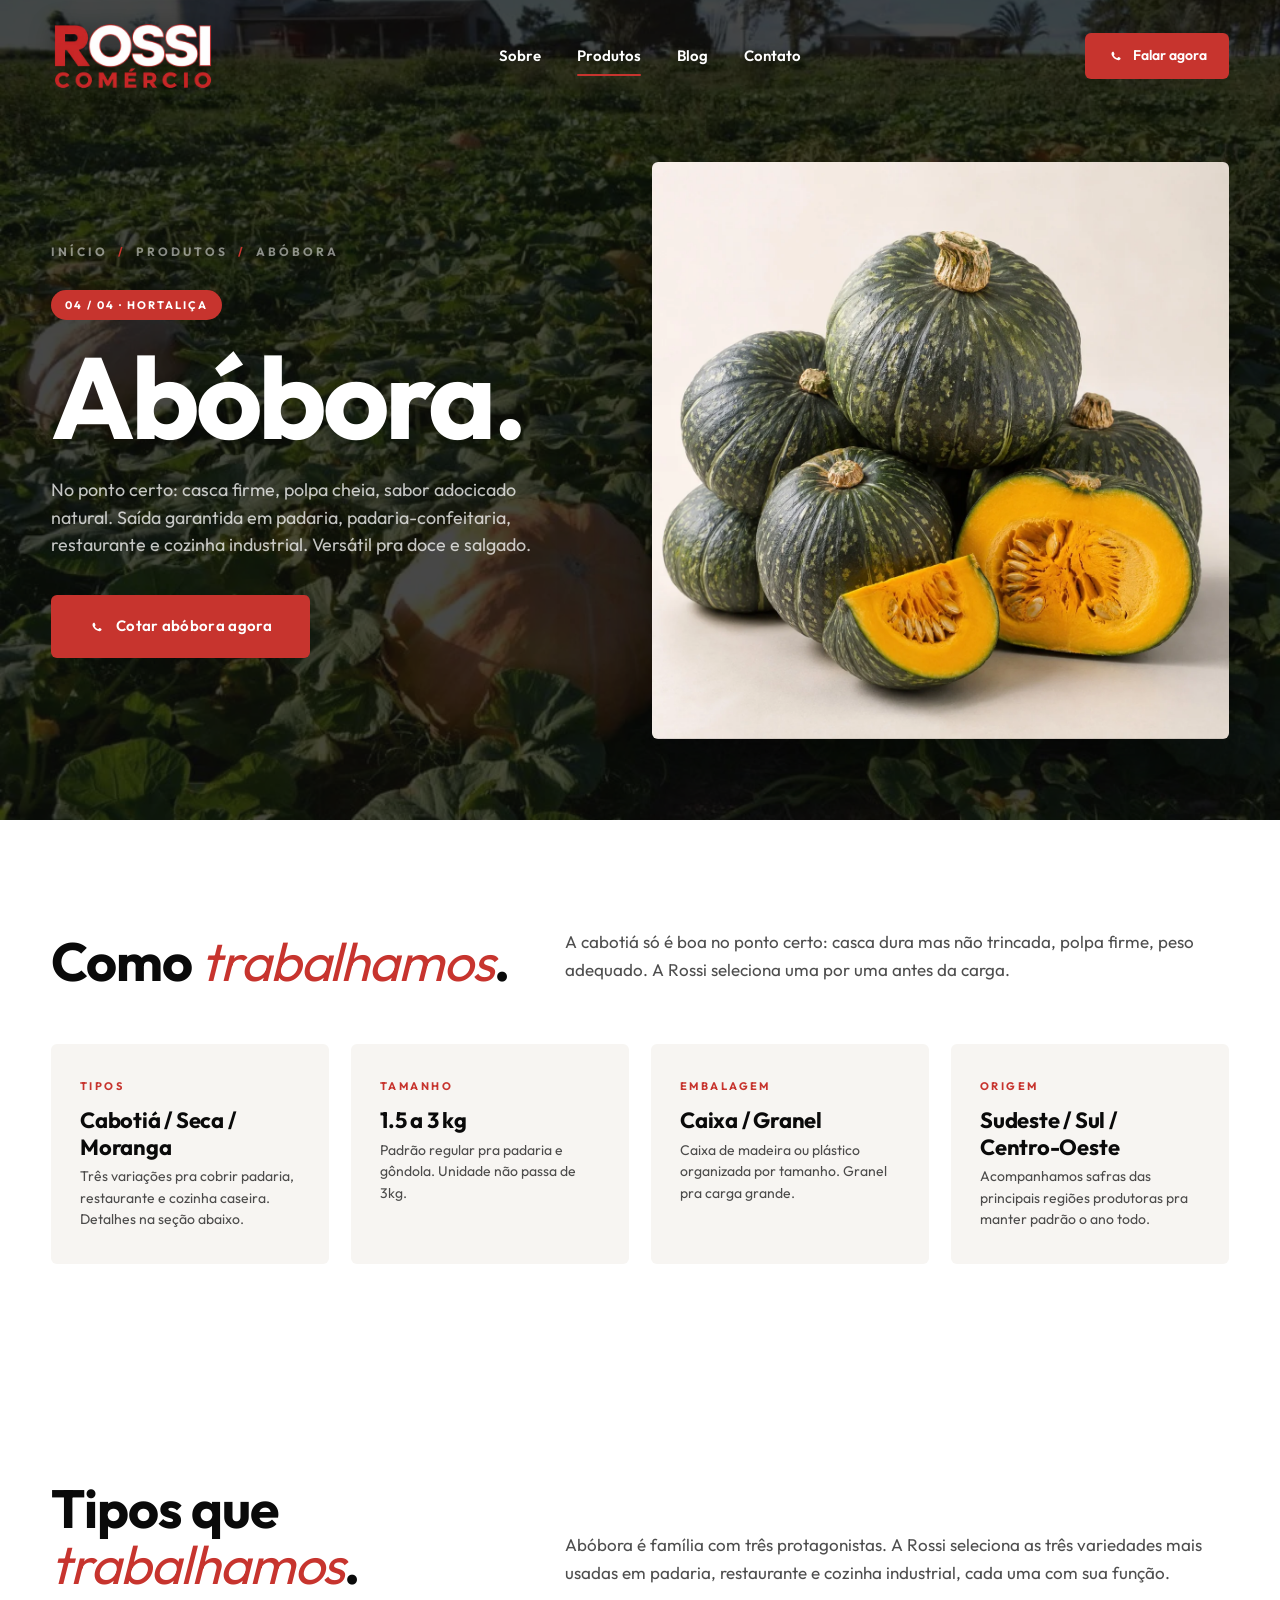
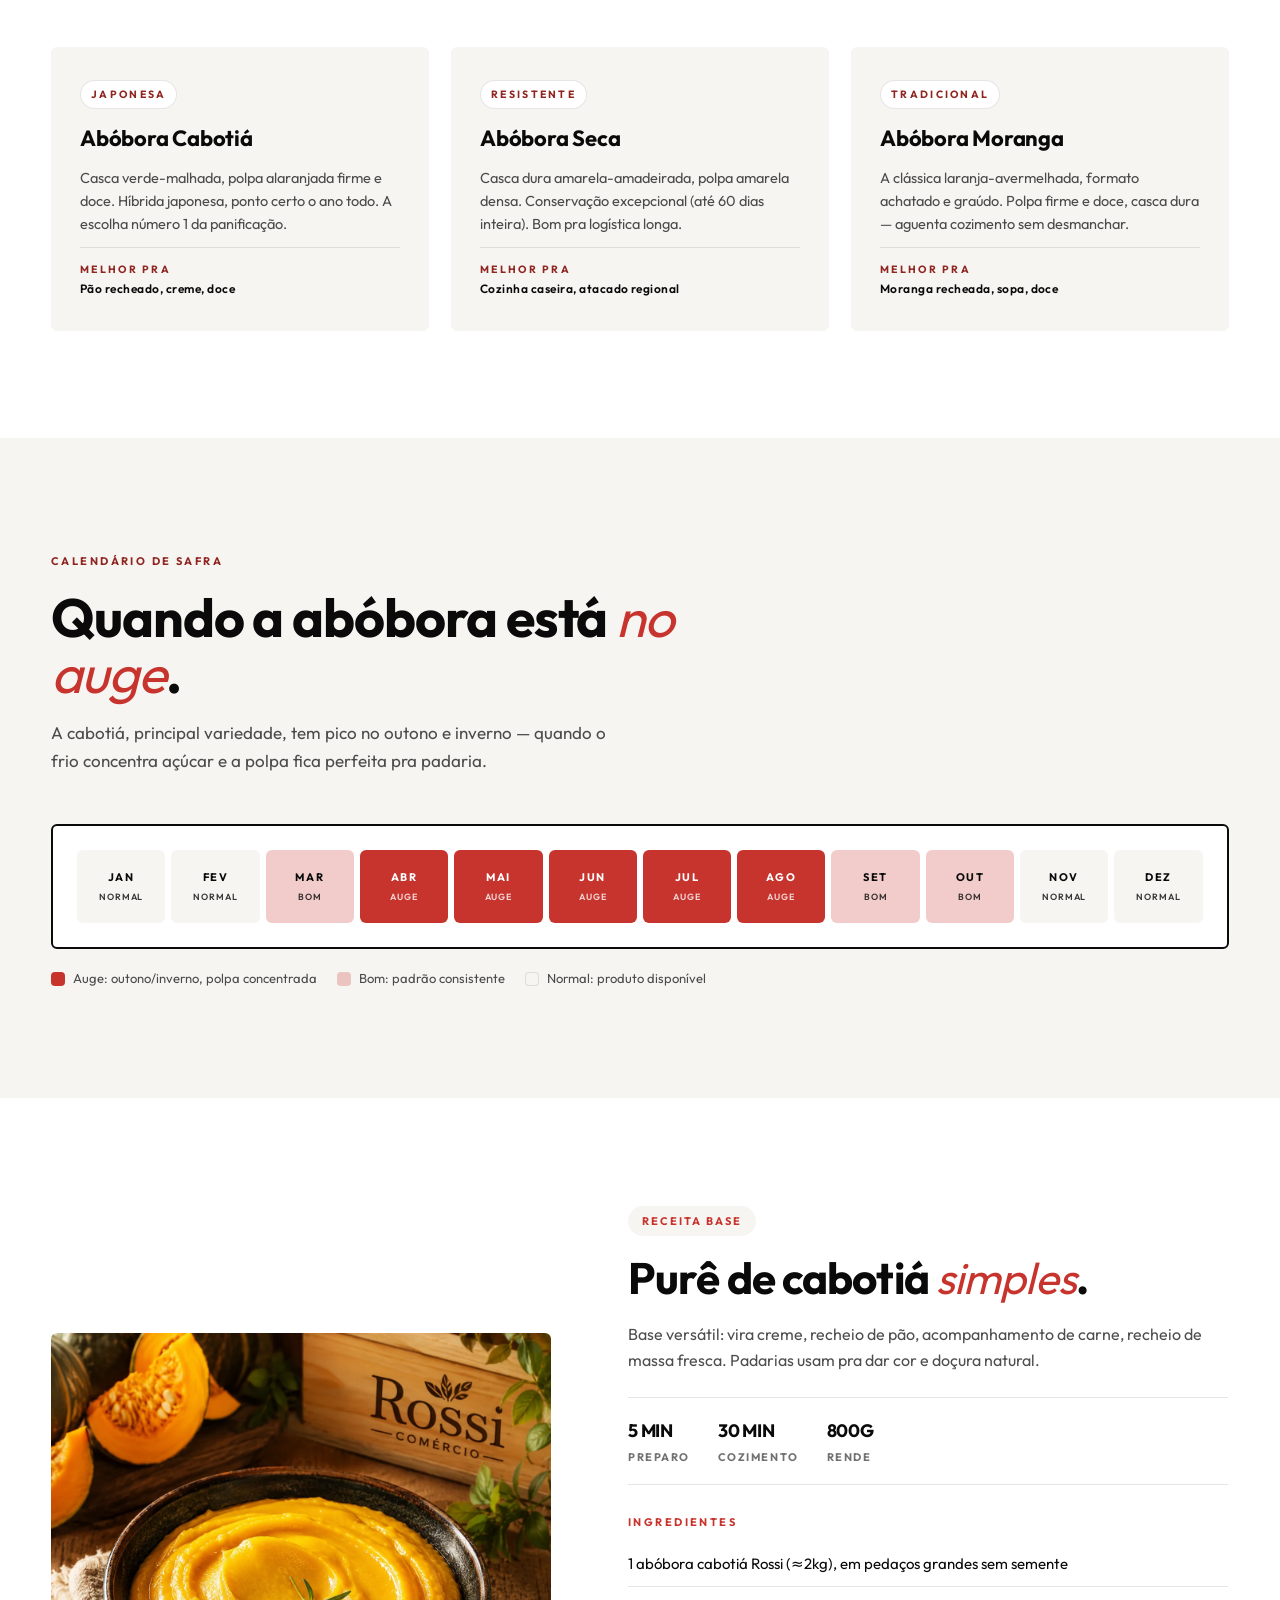
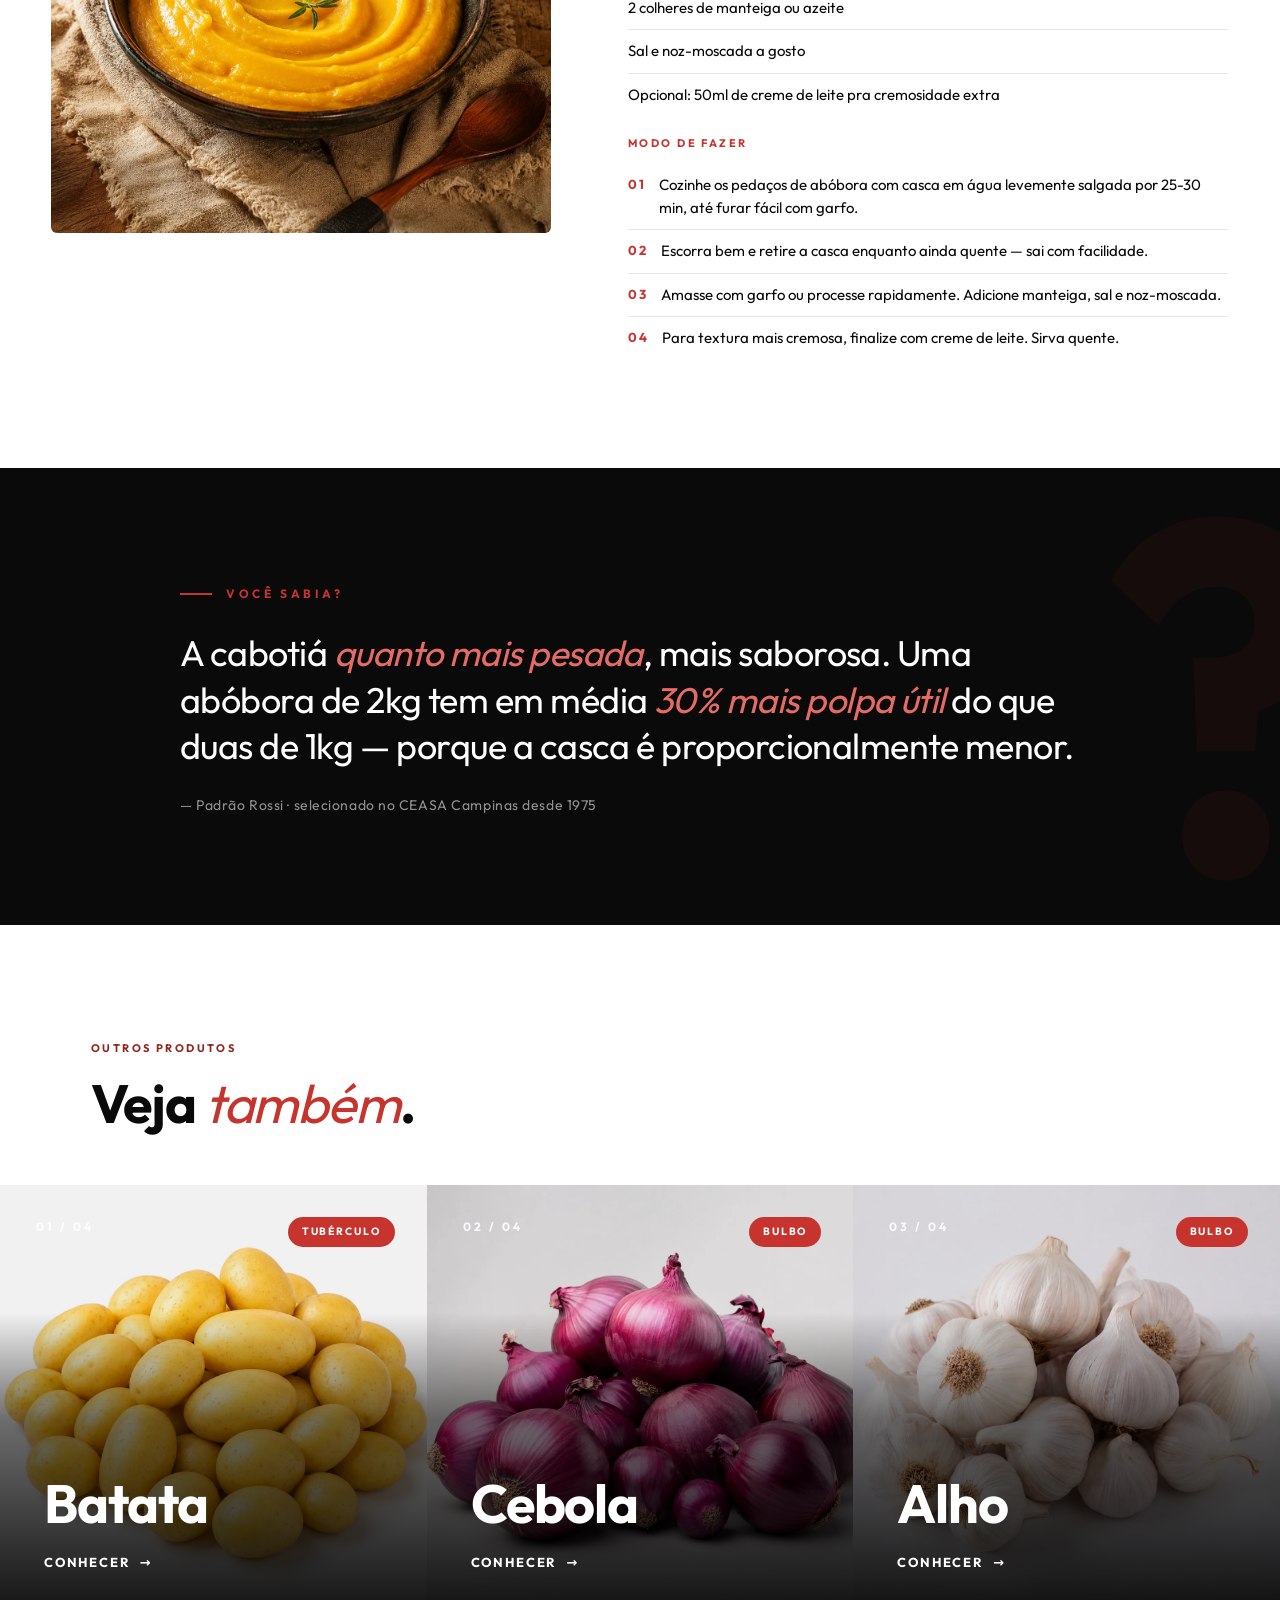
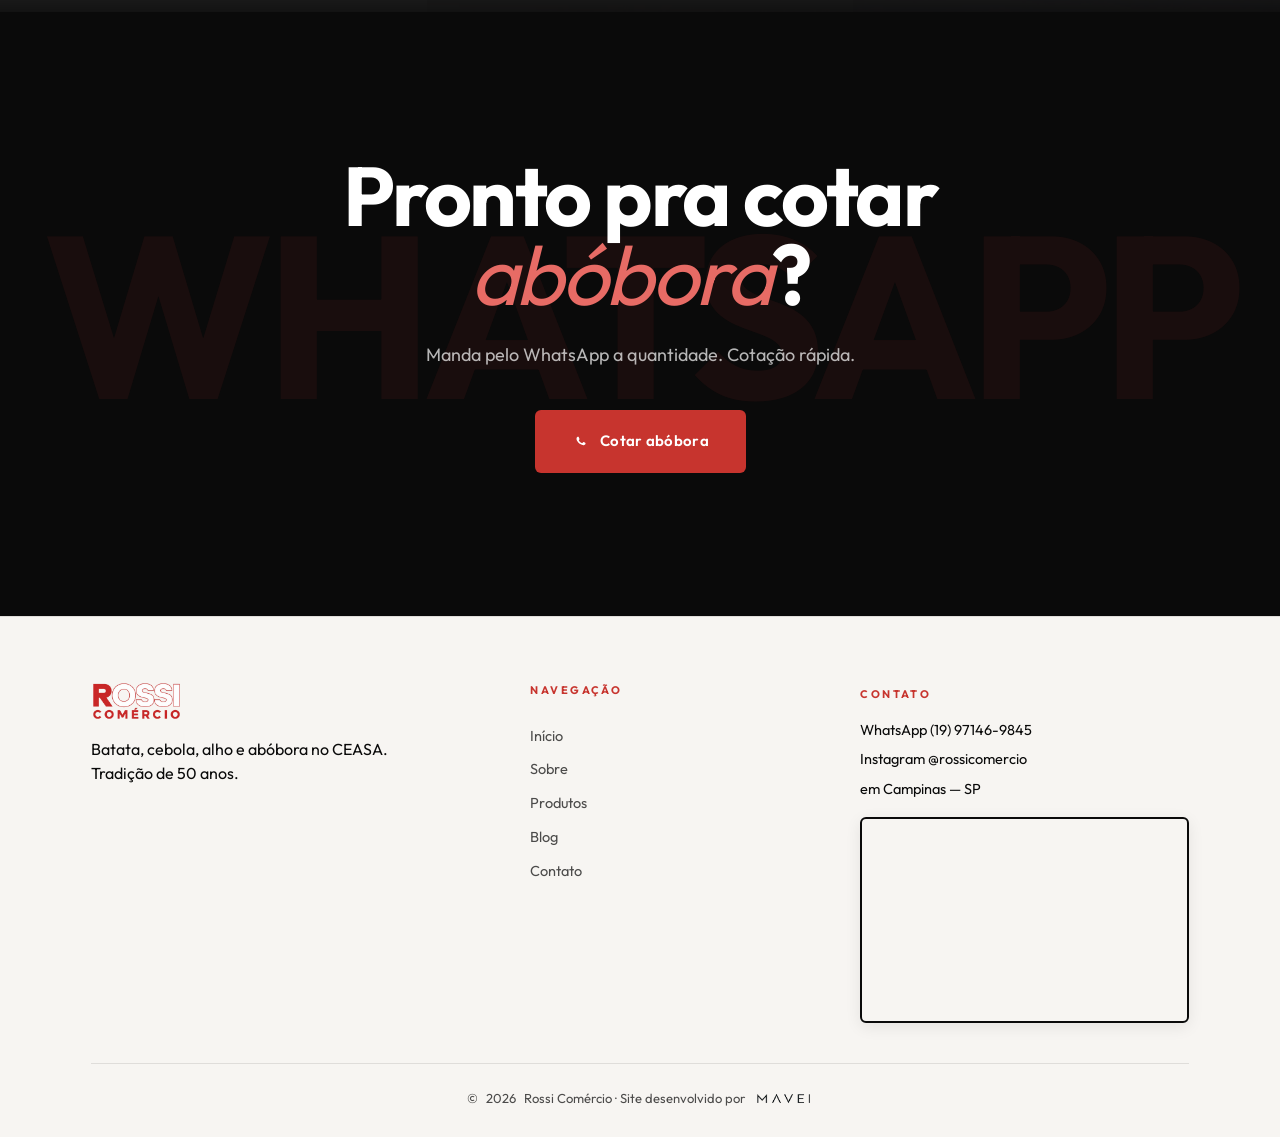
<file: produtos/abobora-cabotia.html>
<!DOCTYPE html>
<html lang="pt-BR">
<head>
<meta charset="UTF-8">
<meta name="viewport" content="width=device-width, initial-scale=1.0">

<title>Abóbora cabotiá atacado em Campinas | Rossi Comércio · CEASA Campinas</title>
<meta name="description" content="Abóbora cabotiá no ponto certo: casca firme, polpa cheia, sabor adocicado. Atacado no CEASA Campinas para padarias, restaurantes, mercados e distribuidores.">
<meta name="keywords" content="abóbora cabotiá atacado, abóbora cabotiá Campinas, fornecedor abóbora SP, atacado abóbora">
<meta name="author" content="Rossi Comércio">
<meta name="robots" content="index, follow, max-image-preview:large">
<meta name="geo.region" content="BR-SP">
<meta name="geo.placename" content="Campinas">
<link rel="canonical" href="https://rossicomercio.com.br/produtos/abobora-cabotia.html">
<link rel="alternate" hreflang="pt-BR" href="https://rossicomercio.com.br/produtos/abobora-cabotia.html">
<link rel="alternate" hreflang="x-default" href="https://rossicomercio.com.br/produtos/abobora-cabotia.html">
<link rel="preconnect" href="https://www.google.com" crossorigin>
<link rel="preconnect" href="https://maps.googleapis.com" crossorigin>
<link rel="dns-prefetch" href="https://wa.me">
<link rel="icon" type="image/svg+xml" href="/assets/images/favicon.svg">
<link rel="manifest" href="/manifest.json">
<meta name="theme-color" content="#0A0A0A">

<meta property="og:type" content="product">
<meta property="og:url" content="https://rossicomercio.com.br/produtos/abobora-cabotia.html">
<meta property="og:title" content="Abóbora cabotiá no atacado | Rossi Comércio">
<meta property="og:description" content="Abóbora cabotiá no ponto certo, casca firme e polpa cheia. Atacado no CEASA Campinas desde 1975.">
<meta property="og:image" content="https://rossicomercio.com.br/assets/images/produtos/abobora.jpg">
<meta property="og:image:alt" content="Rossi Comércio — atacado de hortifruti no CEASA Campinas">
<meta property="og:locale" content="pt_BR">

<script type="application/ld+json">
{
  "@context": "https://schema.org",
  "@graph": [
    {
      "@type": "Product",
      "@id": "https://rossicomercio.com.br/produtos/abobora-cabotia.html#product",
      "name": "Abóbora cabotiá",
      "description": "Abóbora cabotiá selecionada, casca firme e polpa cheia. Atacado no CEASA Campinas.",
      "category": "Hortifruti / Hortaliça",
      "image": "https://rossicomercio.com.br/assets/images/produtos/abobora.jpg",
      "brand": { "@type": "Brand", "name": "Rossi Comércio" },
      "offers": {
        "@type": "Offer",
        "url": "https://rossicomercio.com.br/produtos/abobora-cabotia.html",
        "priceCurrency": "BRL",
        "availability": "https://schema.org/InStock",
        "seller": { "@id": "https://rossicomercio.com.br/#organization" }
      }
    },
    {
      "@type": "BreadcrumbList",
      "itemListElement": [
        { "@type": "ListItem", "position": 1, "name": "Início", "item": "https://rossicomercio.com.br/" },
        { "@type": "ListItem", "position": 2, "name": "Produtos", "item": "https://rossicomercio.com.br/produtos/" },
        { "@type": "ListItem", "position": 3, "name": "Abóbora cabotiá", "item": "https://rossicomercio.com.br/produtos/abobora-cabotia.html" }
      ]
    }
  ]
}
</script>

<link rel="preload" href="/fonts/fonts.css" as="style">
<link rel="stylesheet" href="/fonts/fonts.css" media="print" onload="this.media='all'">
<noscript><link rel="stylesheet" href="/fonts/fonts.css"></noscript>
<link rel="preload" href="/styles.css" as="style">
<link rel="stylesheet" href="/styles.css">
<link rel="stylesheet" href="/produtos/_produto.css">
</head>
<body>

<header class="nav" id="nav">
  <button class="nav__burger" type="button" aria-label="Abrir menu" aria-expanded="false" aria-controls="nav-overlay">
    <span></span><span></span><span></span>
  </button>
  <a href="/" class="nav__logo" aria-label="Rossi Comércio — Início">
    <picture><source srcset="/assets/images/logo-h.webp" type="image/webp"><img src="/assets/images/logo-h.png" alt="Rossi Comércio — desde 1975" width="180" height="64"></picture>
  </a>
  <nav class="nav__links" aria-label="Menu principal">
    <a href="/sobre.html">Sobre</a>
    <a href="/produtos/" aria-current="page">Produtos</a>
    <a href="/blog/">Blog</a>
    <a href="/contato.html">Contato</a>
  </nav>
  <a href="https://wa.me/5519971469845?text=Ol%C3%A1!%20Gostaria%20de%20cotar%20ab%C3%B3bora%20caboti%C3%A1%20com%20a%20Rossi." class="nav__cta" target="_blank" rel="noopener" data-magnetic>
    <svg class="btn-wpp-icon" viewBox="0 0 24 24" fill="currentColor" aria-hidden="true"><path d="M17.472 14.382c-.297-.149-1.758-.867-2.03-.967-.273-.099-.471-.148-.67.15-.197.297-.767.966-.94 1.164-.173.199-.347.223-.644.075-.297-.15-1.255-.463-2.39-1.475-.883-.788-1.48-1.761-1.653-2.059-.173-.297-.018-.458.13-.606.134-.133.298-.347.446-.52.149-.174.198-.298.298-.497.099-.198.05-.371-.025-.52-.075-.149-.669-1.612-.916-2.207-.242-.579-.487-.5-.669-.51-.173-.008-.371-.01-.57-.01-.198 0-.52.074-.792.372-.272.297-1.04 1.016-1.04 2.479 0 1.462 1.065 2.875 1.213 3.074.149.198 2.096 3.2 5.077 4.487.709.306 1.262.489 1.694.625.712.227 1.36.195 1.871.118.571-.085 1.758-.719 2.006-1.413.248-.694.248-1.289.173-1.413-.074-.124-.272-.198-.57-.347z"/></svg>
    Falar agora
  </a>
</header>
<div class="nav-overlay" id="nav-overlay" aria-hidden="true" inert>
  <div class="nav-overlay__inner">
    <nav class="nav-overlay__links" aria-label="Menu mobile">
    <a href="/sobre.html">Sobre</a>
    <a href="/produtos/" aria-current="page">Produtos</a>
    <a href="/blog/">Blog</a>
    <a href="/contato.html">Contato</a>
  </nav>
    <div class="nav-overlay__contact">
      <a href="https://wa.me/5519971469845?text=Ol%C3%A1!%20Vim%20pelo%20site%20da%20Rossi%20Com%C3%A9rcio." target="_blank" rel="noopener" class="nav-overlay__wpp">
        <svg viewBox="0 0 24 24" fill="currentColor" aria-hidden="true" width="20" height="20"><path d="M17.472 14.382c-.297-.149-1.758-.867-2.03-.967-.273-.099-.471-.148-.67.15-.197.297-.767.966-.94 1.164-.173.199-.347.223-.644.075-.297-.15-1.255-.463-2.39-1.475-.883-.788-1.48-1.761-1.653-2.059-.173-.297-.018-.458.13-.606.134-.133.298-.347.446-.52.149-.174.198-.298.298-.497.099-.198.05-.371-.025-.52-.075-.149-.669-1.612-.916-2.207-.242-.579-.487-.5-.669-.51-.173-.008-.371-.01-.57-.01-.198 0-.52.074-.792.372-.272.297-1.04 1.016-1.04 2.479 0 1.462 1.065 2.875 1.213 3.074.149.198 2.096 3.2 5.077 4.487.709.306 1.262.489 1.694.625.712.227 1.36.195 1.871.118.571-.085 1.758-.719 2.006-1.413.248-.694.248-1.289.173-1.413-.074-.124-.272-.198-.57-.347z"/></svg>
        (19) 97146-9845
      </a>
      <a href="https://www.instagram.com/rossicomercio/" target="_blank" rel="noopener" class="nav-overlay__ig">@rossicomercio</a>
    </div>
  </div>
</div>


<main>

<section class="produto-hero produto-hero--bg produto-hero--abobora" aria-labelledby="abobora-title">
  <div class="produto-hero__grid">
    <div data-reveal>
      <p class="produto-hero__crumb">
        <a href="/">Início</a> <span>/</span> <a href="/produtos/">Produtos</a> <span>/</span> Abóbora
      </p>
      <span class="produto-hero__tag">04 / 04 · Hortaliça</span>
      <h1 class="produto-hero__title" id="abobora-title">Abóbora.<span class="visually-hidden"> cabotiá, seca e moranga, no atacado em Campinas</span></h1>
      <p class="produto-hero__sub">No ponto certo: casca firme, polpa cheia, sabor adocicado natural. Saída garantida em padaria, padaria-confeitaria, restaurante e cozinha industrial. Versátil pra doce e salgado.</p>
      <a href="https://wa.me/5519971469845?text=Ol%C3%A1!%20Gostaria%20de%20cotar%20ab%C3%B3bora%20caboti%C3%A1%20com%20a%20Rossi." class="btn btn--primary btn--lg" target="_blank" rel="noopener" data-magnetic>
        <svg class="btn-wpp-icon" viewBox="0 0 24 24" fill="currentColor" aria-hidden="true"><path d="M17.472 14.382c-.297-.149-1.758-.867-2.03-.967-.273-.099-.471-.148-.67.15-.197.297-.767.966-.94 1.164-.173.199-.347.223-.644.075-.297-.15-1.255-.463-2.39-1.475-.883-.788-1.48-1.761-1.653-2.059-.173-.297-.018-.458.13-.606.134-.133.298-.347.446-.52.149-.174.198-.298.298-.497.099-.198.05-.371-.025-.52-.075-.149-.669-1.612-.916-2.207-.242-.579-.487-.5-.669-.51-.173-.008-.371-.01-.57-.01-.198 0-.52.074-.792.372-.272.297-1.04 1.016-1.04 2.479 0 1.462 1.065 2.875 1.213 3.074.149.198 2.096 3.2 5.077 4.487.709.306 1.262.489 1.694.625.712.227 1.36.195 1.871.118.571-.085 1.758-.719 2.006-1.413.248-.694.248-1.289.173-1.413-.074-.124-.272-.198-.57-.347z"/></svg>
        Cotar abóbora agora
      </a>
    </div>
    <div class="produto-hero__visual" data-reveal="zoom">
      <picture><source srcset="/assets/images/produtos/abobora.webp" type="image/webp"><img src="/assets/images/produtos/abobora.jpg" alt="Abóbora cabotiá Rossi Comércio" width="1280" height="1600" fetchpriority="high" data-parallax="0.08"></picture>
    </div>
  </div>
</section>

<section class="produto-ficha" aria-labelledby="ficha-abobora">
  <div class="produto-ficha__inner">
    <div class="produto-ficha__head">
      <h2 class="section-title" id="ficha-abobora">Como <em style="color:var(--vermelho); font-style:italic; font-weight:400;">trabalhamos</em>.</h2>
      <p class="produto-ficha__head-lede">A cabotiá só é boa no ponto certo: casca dura mas não trincada, polpa firme, peso adequado. A Rossi seleciona uma por uma antes da carga.</p>
    </div>
    <div class="produto-ficha__grid">
      <div class="ficha-item" data-reveal>
        <p class="ficha-item__label">Tipos</p>
        <p class="ficha-item__value">Cabotiá / Seca / Moranga</p>
        <p class="ficha-item__desc">Três variações pra cobrir padaria, restaurante e cozinha caseira. Detalhes na seção abaixo.</p>
      </div>
      <div class="ficha-item" data-reveal data-reveal-delay="100">
        <p class="ficha-item__label">Tamanho</p>
        <p class="ficha-item__value">1.5 a 3 kg</p>
        <p class="ficha-item__desc">Padrão regular pra padaria e gôndola. Unidade não passa de 3kg.</p>
      </div>
      <div class="ficha-item" data-reveal data-reveal-delay="200">
        <p class="ficha-item__label">Embalagem</p>
        <p class="ficha-item__value">Caixa / Granel</p>
        <p class="ficha-item__desc">Caixa de madeira ou plástico organizada por tamanho. Granel pra carga grande.</p>
      </div>
      <div class="ficha-item" data-reveal data-reveal-delay="300">
        <p class="ficha-item__label">Origem</p>
        <p class="ficha-item__value">Sudeste / Sul / Centro-Oeste</p>
        <p class="ficha-item__desc">Acompanhamos safras das principais regiões produtoras pra manter padrão o ano todo.</p>
      </div>
    </div>
  </div>
</section>

<!-- VARIAÇÕES TRABALHADAS -->
<section class="variations" aria-labelledby="variations-abobora">
  <div class="variations__inner">
    <div class="variations__head">
      <h2 class="section-title" id="variations-abobora">Tipos que <em style="color:var(--vermelho); font-style:italic; font-weight:400;">trabalhamos</em>.</h2>
      <p class="variations__head-lede">Abóbora é família com três protagonistas. A Rossi seleciona as três variedades mais usadas em padaria, restaurante e cozinha industrial, cada uma com sua função.</p>
    </div>
    <div class="variations__grid">
      <article class="variation" data-reveal>
        <span class="variation__badge">Japonesa</span>
        <h3 class="variation__name">Abóbora Cabotiá</h3>
        <p class="variation__desc">Casca verde-malhada, polpa alaranjada firme e doce. Híbrida japonesa, ponto certo o ano todo. A escolha número 1 da panificação.</p>
        <div class="variation__use">
          <div><strong>Melhor pra</strong>Pão recheado, creme, doce</div>
        </div>
      </article>
      <article class="variation" data-reveal data-reveal-delay="100">
        <span class="variation__badge">Resistente</span>
        <h3 class="variation__name">Abóbora Seca</h3>
        <p class="variation__desc">Casca dura amarela-amadeirada, polpa amarela densa. Conservação excepcional (até 60 dias inteira). Bom pra logística longa.</p>
        <div class="variation__use">
          <div><strong>Melhor pra</strong>Cozinha caseira, atacado regional</div>
        </div>
      </article>
      <article class="variation" data-reveal data-reveal-delay="200">
        <span class="variation__badge">Tradicional</span>
        <h3 class="variation__name">Abóbora Moranga</h3>
        <p class="variation__desc">A clássica laranja-avermelhada, formato achatado e graúdo. Polpa firme e doce, casca dura — aguenta cozimento sem desmanchar.</p>
        <div class="variation__use">
          <div><strong>Melhor pra</strong>Moranga recheada, sopa, doce</div>
        </div>
      </article>
    </div>
  </div>
</section>

<section class="safra" aria-labelledby="safra-abobora">
  <div class="safra__inner">
    <div class="safra__head">
      <p class="eyebrow" data-reveal>Calendário de safra</p>
      <h2 class="section-title" id="safra-abobora" data-reveal>
        Quando a abóbora está <em style="color:var(--vermelho); font-style:italic; font-weight:400;">no auge</em>.
      </h2>
      <p class="section-sub" data-reveal data-reveal-delay="120">A cabotiá, principal variedade, tem pico no outono e inverno — quando o frio concentra açúcar e a polpa fica perfeita pra padaria.</p>
    </div>

    <div class="safra__calendar" data-reveal>
      <div class="safra__month"><span class="safra__month-name">Jan</span><span class="safra__month-label">Normal</span></div>
      <div class="safra__month"><span class="safra__month-name">Fev</span><span class="safra__month-label">Normal</span></div>
      <div class="safra__month safra__month--mid"><span class="safra__month-name">Mar</span><span class="safra__month-label">Bom</span></div>
      <div class="safra__month safra__month--high"><span class="safra__month-name">Abr</span><span class="safra__month-label">Auge</span></div>
      <div class="safra__month safra__month--high"><span class="safra__month-name">Mai</span><span class="safra__month-label">Auge</span></div>
      <div class="safra__month safra__month--high"><span class="safra__month-name">Jun</span><span class="safra__month-label">Auge</span></div>
      <div class="safra__month safra__month--high"><span class="safra__month-name">Jul</span><span class="safra__month-label">Auge</span></div>
      <div class="safra__month safra__month--high"><span class="safra__month-name">Ago</span><span class="safra__month-label">Auge</span></div>
      <div class="safra__month safra__month--mid"><span class="safra__month-name">Set</span><span class="safra__month-label">Bom</span></div>
      <div class="safra__month safra__month--mid"><span class="safra__month-name">Out</span><span class="safra__month-label">Bom</span></div>
      <div class="safra__month"><span class="safra__month-name">Nov</span><span class="safra__month-label">Normal</span></div>
      <div class="safra__month"><span class="safra__month-name">Dez</span><span class="safra__month-label">Normal</span></div>
    </div>
    <div class="safra__legend">
      <div class="safra__legend-item"><span class="safra__legend-dot" style="background:var(--vermelho);"></span> Auge: outono/inverno, polpa concentrada</div>
      <div class="safra__legend-item"><span class="safra__legend-dot" style="background:rgba(199,52,46,.25);"></span> Bom: padrão consistente</div>
      <div class="safra__legend-item"><span class="safra__legend-dot" style="background:var(--off-white); border:1px solid var(--borda);"></span> Normal: produto disponível</div>
    </div>
  </div>
</section>

<section class="receita" aria-labelledby="receita-abobora">
  <div class="receita__inner">
    <div class="receita__visual" data-reveal="left">
      <picture>
        <source media="(max-width: 760px)" srcset="/assets/images/produtos/receita-abobora-640.webp" type="image/webp">
        <source srcset="/assets/images/produtos/receita-abobora.webp" type="image/webp">
        <source media="(max-width: 760px)" srcset="/assets/images/produtos/receita-abobora-640.jpg">
        <img src="/assets/images/produtos/receita-abobora.jpg" alt="Purê cremoso de abóbora cabotiá" width="1400" height="1400" loading="lazy">
      </picture>
    </div>
    <div class="receita__content" data-reveal data-reveal-delay="150">
      <span class="receita__tag">Receita base</span>
      <h2 class="receita__title" id="receita-abobora">Purê de cabotiá <em>simples</em>.</h2>
      <p style="font-size:16px; color:var(--texto-suave); line-height:1.65;">Base versátil: vira creme, recheio de pão, acompanhamento de carne, recheio de massa fresca. Padarias usam pra dar cor e doçura natural.</p>

      <div class="receita__meta">
        <div class="receita__meta-item"><strong>5 min</strong>Preparo</div>
        <div class="receita__meta-item"><strong>30 min</strong>Cozimento</div>
        <div class="receita__meta-item"><strong>800g</strong>Rende</div>
      </div>

      <div class="receita__ingredientes">
        <p class="receita__sub">Ingredientes</p>
        <ul class="receita__list">
          <li>1 abóbora cabotiá Rossi (≈2kg), em pedaços grandes sem semente</li>

          <li>2 colheres de manteiga ou azeite</li>
          <li>Sal e noz-moscada a gosto</li>
          <li>Opcional: 50ml de creme de leite pra cremosidade extra</li>
        </ul>
      </div>

      <div class="receita__modo">
        <p class="receita__sub">Modo de fazer</p>
        <ol class="receita__list receita__list--num">
          <li>Cozinhe os pedaços de abóbora com casca em água levemente salgada por 25-30 min, até furar fácil com garfo.</li>
          <li>Escorra bem e retire a casca enquanto ainda quente — sai com facilidade.</li>
          <li>Amasse com garfo ou processe rapidamente. Adicione manteiga, sal e noz-moscada.</li>
          <li>Para textura mais cremosa, finalize com creme de leite. Sirva quente.</li>
        </ol>
      </div>
    </div>
  </div>
</section>

<section class="curiosidade" aria-labelledby="curio-abobora">
  <div class="curiosidade__inner">
    <p class="curiosidade__label" data-reveal>Você sabia?</p>
    <h2 class="curiosidade__text" id="curio-abobora" data-reveal data-reveal-delay="150">
      A cabotiá <em>quanto mais pesada</em>, mais saborosa. Uma abóbora de 2kg tem em média <em>30% mais polpa útil</em> do que duas de 1kg — porque a casca é proporcionalmente menor.
    </h2>
    <p style="font-size:14px; color:rgba(255,255,255,.55); letter-spacing:.04em;" data-reveal data-reveal-delay="300">— Padrão Rossi · selecionado no CEASA Campinas desde 1975</p>
  </div>
</section>

<!-- BLOG-BRIDGE:START — Reativar quando blog tiver posts publicados. Trocar comentario por: secao + posts. -->
<!--
<section class="blog-bridge" aria-labelledby="blog-bridge-abobora">
  <div class="blog-bridge__inner">
    <div data-reveal>
      <p class="eyebrow">Quer aprender mais?</p>
      <h2 class="section-title" id="blog-bridge-abobora">No <em>blog</em>.</h2>
      <p>Receitas de pão recheado, sopas cremosas, doce de abóbora, dicas de armazenamento e como identificar a cabotiá perfeita.</p>
    </div>
    <div class="blog-bridge__list" data-reveal="right">
      <a href="/blog/"><div><small>Receita</small><strong>3 recheios de pão com cabotiá pra padaria</strong></div></a>
      <a href="/blog/"><div><small>Como armazenar</small><strong>Cabotiá inteira dura 60 dias — sem geladeira</strong></div></a>
      <a href="/blog/"><div><small>Compra inteligente</small><strong>Como saber se a cabotiá está madura</strong></div></a>
    </div>
  </div>
</section>
-->
<!-- BLOG-BRIDGE:END -->

<section class="outros-produtos" aria-labelledby="outros-abobora">
  <div class="outros-produtos__head">
    <p class="eyebrow" data-reveal>Outros produtos</p>
    <h2 class="section-title" id="outros-abobora" data-reveal>Veja <em>também</em>.</h2>
  </div>
  <div class="outros-produtos__grid">
    <a href="/produtos/batata.html" class="product-edit-card">
      <div class="product-edit-card__media"><picture><source srcset="/assets/images/produtos/batata.webp" type="image/webp"><img src="/assets/images/produtos/batata.jpg" alt="Batata Rossi" width="1254" height="1254" loading="lazy"></picture></div>
      <div class="product-edit-card__overlay"></div>
      <span class="product-edit-card__num">01 / 04</span><span class="product-edit-card__tag">Tubérculo</span>
      <div class="product-edit-card__body"><h3 class="product-edit-card__title">Batata</h3><span class="product-edit-card__cta">Conhecer</span></div>
    </a>
    <a href="/produtos/cebola.html" class="product-edit-card">
      <div class="product-edit-card__media"><picture><source srcset="/assets/images/produtos/cebola.webp" type="image/webp"><img src="/assets/images/produtos/cebola.jpg" alt="Cebola Rossi" width="1254" height="1254" loading="lazy"></picture></div>
      <div class="product-edit-card__overlay"></div>
      <span class="product-edit-card__num">02 / 04</span><span class="product-edit-card__tag">Bulbo</span>
      <div class="product-edit-card__body"><h3 class="product-edit-card__title">Cebola</h3><span class="product-edit-card__cta">Conhecer</span></div>
    </a>
    <a href="/produtos/alho.html" class="product-edit-card">
      <div class="product-edit-card__media"><picture><source srcset="/assets/images/produtos/alho.webp" type="image/webp"><img src="/assets/images/produtos/alho.jpg" alt="Alho Rossi" width="1254" height="1254" loading="lazy"></picture></div>
      <div class="product-edit-card__overlay"></div>
      <span class="product-edit-card__num">03 / 04</span><span class="product-edit-card__tag">Bulbo</span>
      <div class="product-edit-card__body"><h3 class="product-edit-card__title">Alho</h3><span class="product-edit-card__cta">Conhecer</span></div>
    </a>
  </div>
</section>

<section class="cta-hero" aria-labelledby="cta-abobora">
  <div class="cta-hero__inner">
    <h2 class="cta-hero__title" id="cta-abobora" data-reveal>Pronto pra cotar<br><em>abóbora</em>?</h2>
    <p class="cta-hero__sub" data-reveal data-reveal-delay="200">Manda pelo WhatsApp a quantidade. Cotação rápida.</p>
    <a href="https://wa.me/5519971469845?text=Ol%C3%A1!%20Gostaria%20de%20cotar%20ab%C3%B3bora%20caboti%C3%A1%20com%20a%20Rossi." class="btn btn--primary btn--lg" target="_blank" rel="noopener" data-magnetic data-reveal data-reveal-delay="350">
      <svg class="btn-wpp-icon" viewBox="0 0 24 24" fill="currentColor" aria-hidden="true"><path d="M17.472 14.382c-.297-.149-1.758-.867-2.03-.967-.273-.099-.471-.148-.67.15-.197.297-.767.966-.94 1.164-.173.199-.347.223-.644.075-.297-.15-1.255-.463-2.39-1.475-.883-.788-1.48-1.761-1.653-2.059-.173-.297-.018-.458.13-.606.134-.133.298-.347.446-.52.149-.174.198-.298.298-.497.099-.198.05-.371-.025-.52-.075-.149-.669-1.612-.916-2.207-.242-.579-.487-.5-.669-.51-.173-.008-.371-.01-.57-.01-.198 0-.52.074-.792.372-.272.297-1.04 1.016-1.04 2.479 0 1.462 1.065 2.875 1.213 3.074.149.198 2.096 3.2 5.077 4.487.709.306 1.262.489 1.694.625.712.227 1.36.195 1.871.118.571-.085 1.758-.719 2.006-1.413.248-.694.248-1.289.173-1.413-.074-.124-.272-.198-.57-.347z"/></svg>
      Cotar abóbora
    </a>
  </div>
</section>

</main>

<footer class="footer">
  <div class="container">
    <div class="footer-grid">
      <div>
        <div class="footer__logo"><picture><source srcset="/assets/images/logo.webp" type="image/webp"><img src="/assets/images/logo.png" alt="Rossi Comércio" width="120" height="40"></picture></div>
        <p class="footer-tagline">Batata, cebola, alho e abóbora no CEASA. Tradição de 50 anos.</p>
      </div>
      <nav class="footer-nav" aria-label="Rodapé">
        <p class="eyebrow">Navegação</p>
        <a href="/">Início</a><a href="/sobre.html">Sobre</a><a href="/produtos/">Produtos</a><a href="/blog/">Blog</a><a href="/contato.html">Contato</a>
      </nav>
      <div>
        <p class="eyebrow">Contato</p>
        <p class="footer-contact">
          <a href="https://wa.me/5519971469845" target="_blank" rel="noopener">WhatsApp (19) 97146-9845</a>
          <a href="https://www.instagram.com/rossicomercio/" target="_blank" rel="noopener">Instagram @rossicomercio</a>
          <a href="https://www.google.com/maps/search/CEASA+Campinas" target="_blank" rel="noopener">em Campinas — SP</a>
        </p>
        <div class="footer__map" aria-label="Localização no nosso ponto">
          <iframe src="https://www.google.com/maps?q=CEASA+Campinas&output=embed" loading="lazy" referrerpolicy="no-referrer-when-downgrade" title="CEASA Campinas no Google Maps"></iframe>
        </div>
      </div>
    </div>
    <p class="footer-credit">© <span data-year>2026</span> Rossi Comércio · Site desenvolvido por
      <a href="https://www.mavei.com.br" target="_blank" rel="noopener" class="mavei-credit">
        <picture><source srcset="/assets/mavei-logo.webp" type="image/webp"><img src="/assets/mavei-logo.png" alt="MAVEI Digital" class="mavei-credit__logo" width="200" height="52" loading="lazy"></picture>
      </a>
    </p>
  </div>
</footer>

<script src="/main.js" defer></script>
<script src="/animations.js" defer></script>
<a class="fab-wpp" id="fab-wpp" href="https://wa.me/5519971469845?text=Ol%C3%A1!%20Vim%20pelo%20site%20da%20Rossi%20Com%C3%A9rcio." target="_blank" rel="noopener" aria-label="Falar com a Rossi Comércio pelo WhatsApp">
  <svg viewBox="0 0 24 24" aria-hidden="true"><path d="M17.472 14.382c-.297-.149-1.758-.867-2.03-.967-.273-.099-.471-.148-.67.15-.197.297-.767.966-.94 1.164-.173.199-.347.223-.644.075-.297-.15-1.255-.463-2.39-1.475-.883-.788-1.48-1.761-1.653-2.059-.173-.297-.018-.458.13-.606.134-.133.298-.347.446-.52.149-.174.198-.298.298-.497.099-.198.05-.371-.025-.52-.075-.149-.669-1.612-.916-2.207-.242-.579-.487-.5-.669-.51-.173-.008-.371-.01-.57-.01-.198 0-.52.074-.792.372-.272.297-1.04 1.016-1.04 2.479 0 1.462 1.065 2.875 1.213 3.074.149.198 2.096 3.2 5.077 4.487.709.306 1.262.489 1.694.625.712.227 1.36.195 1.871.118.571-.085 1.758-.719 2.006-1.413.248-.694.248-1.289.173-1.413-.074-.124-.272-.198-.57-.347zm-5.421 7.403h-.004a9.87 9.87 0 01-5.031-1.378l-.361-.214-3.741.982.998-3.648-.235-.374a9.86 9.86 0 01-1.51-5.26c.001-5.45 4.436-9.884 9.888-9.884 2.64 0 5.122 1.03 6.988 2.898a9.825 9.825 0 012.893 6.994c-.003 5.45-4.437 9.884-9.885 9.884zm8.413-18.297A11.815 11.815 0 0012.05 0C5.495 0 .16 5.335.157 11.892c0 2.096.547 4.142 1.588 5.945L.057 24l6.305-1.654a11.882 11.882 0 005.683 1.448h.005c6.554 0 11.89-5.335 11.893-11.893a11.821 11.821 0 00-3.48-8.413z"/></svg>
</a>
</body>
</html>
</file>
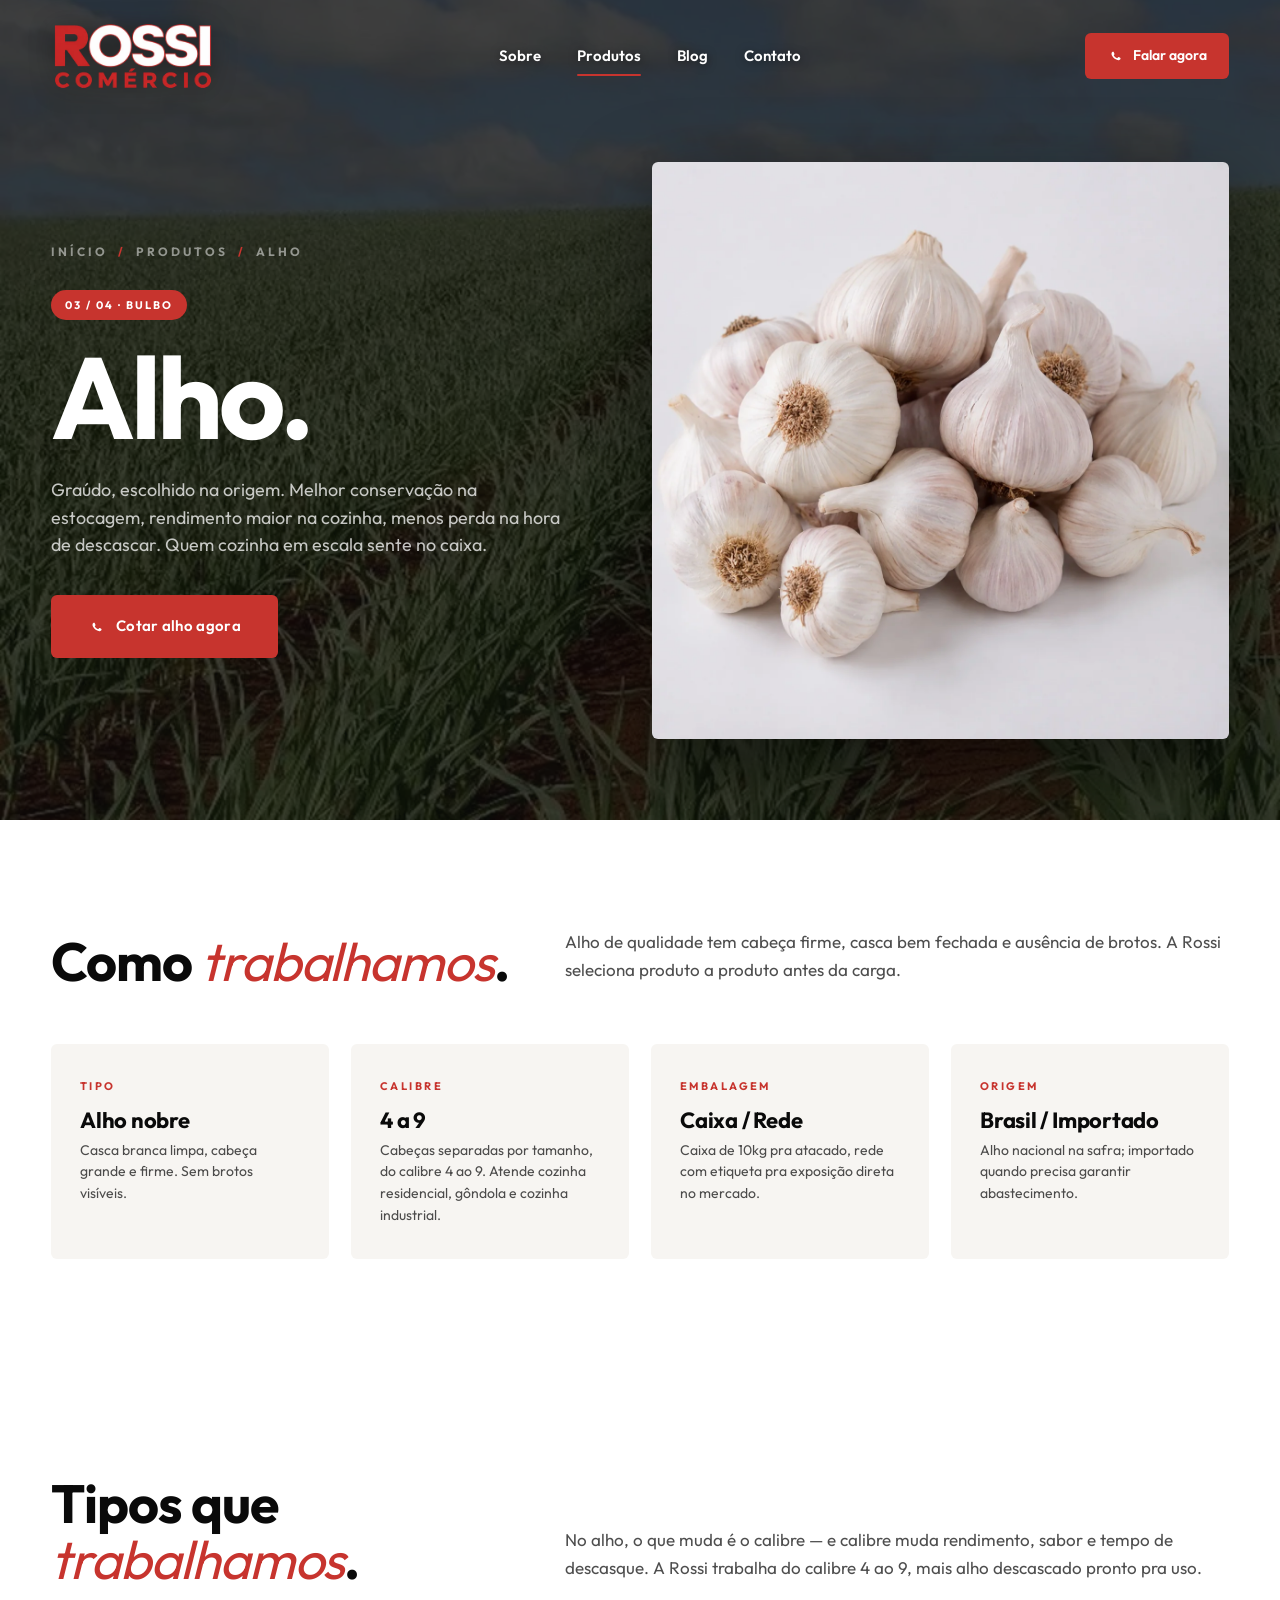
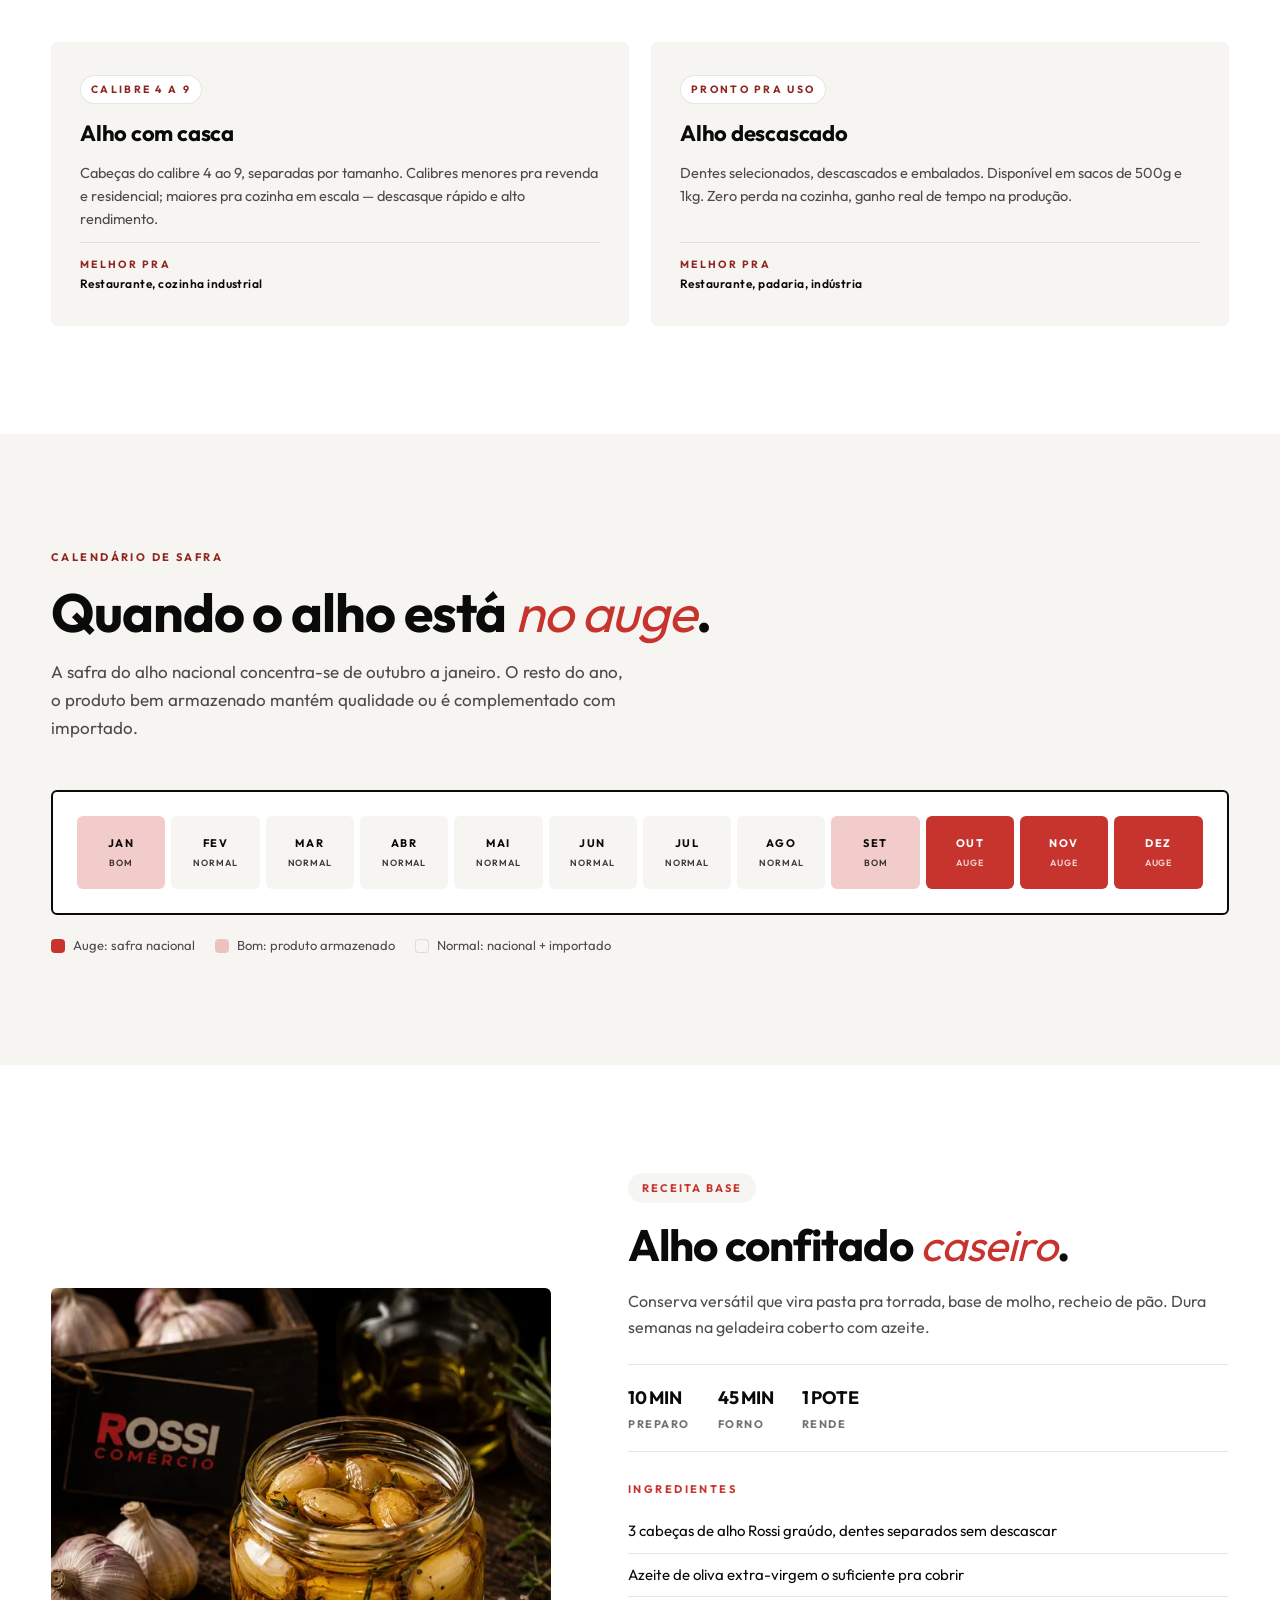
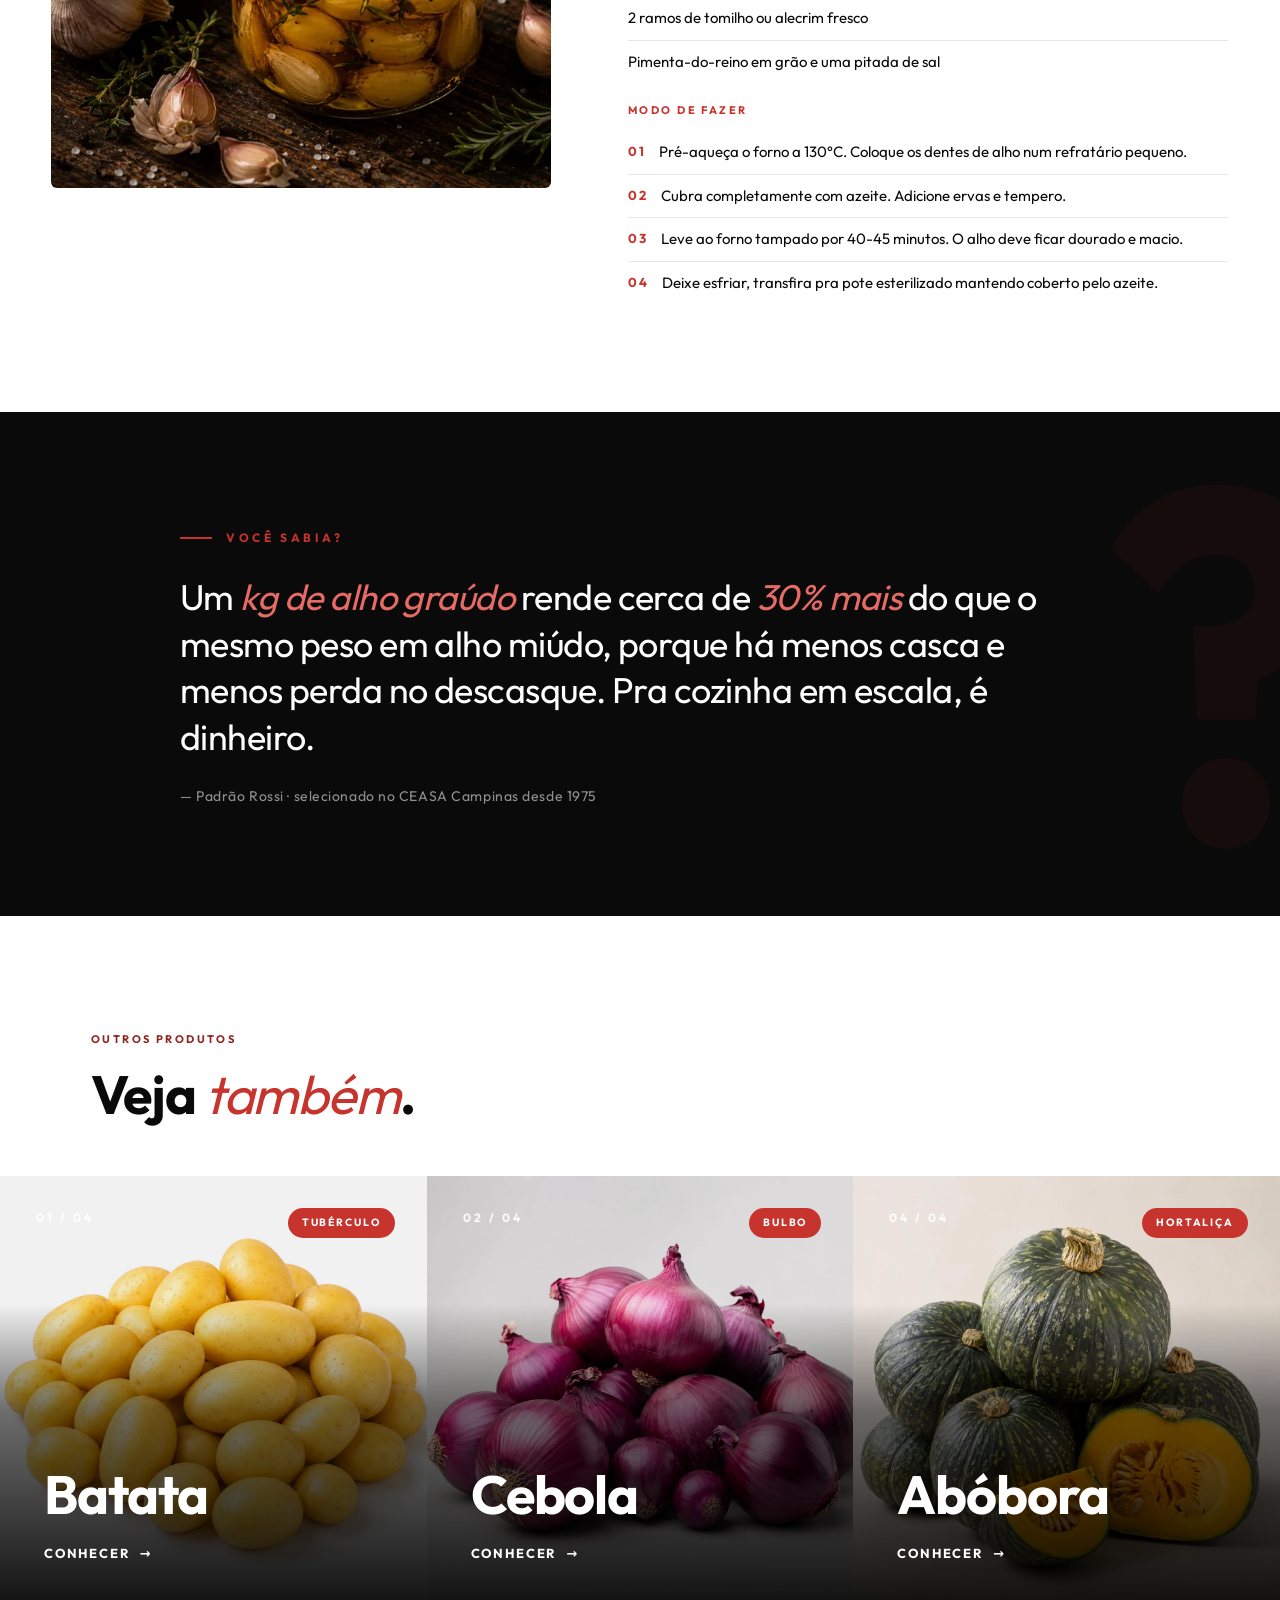
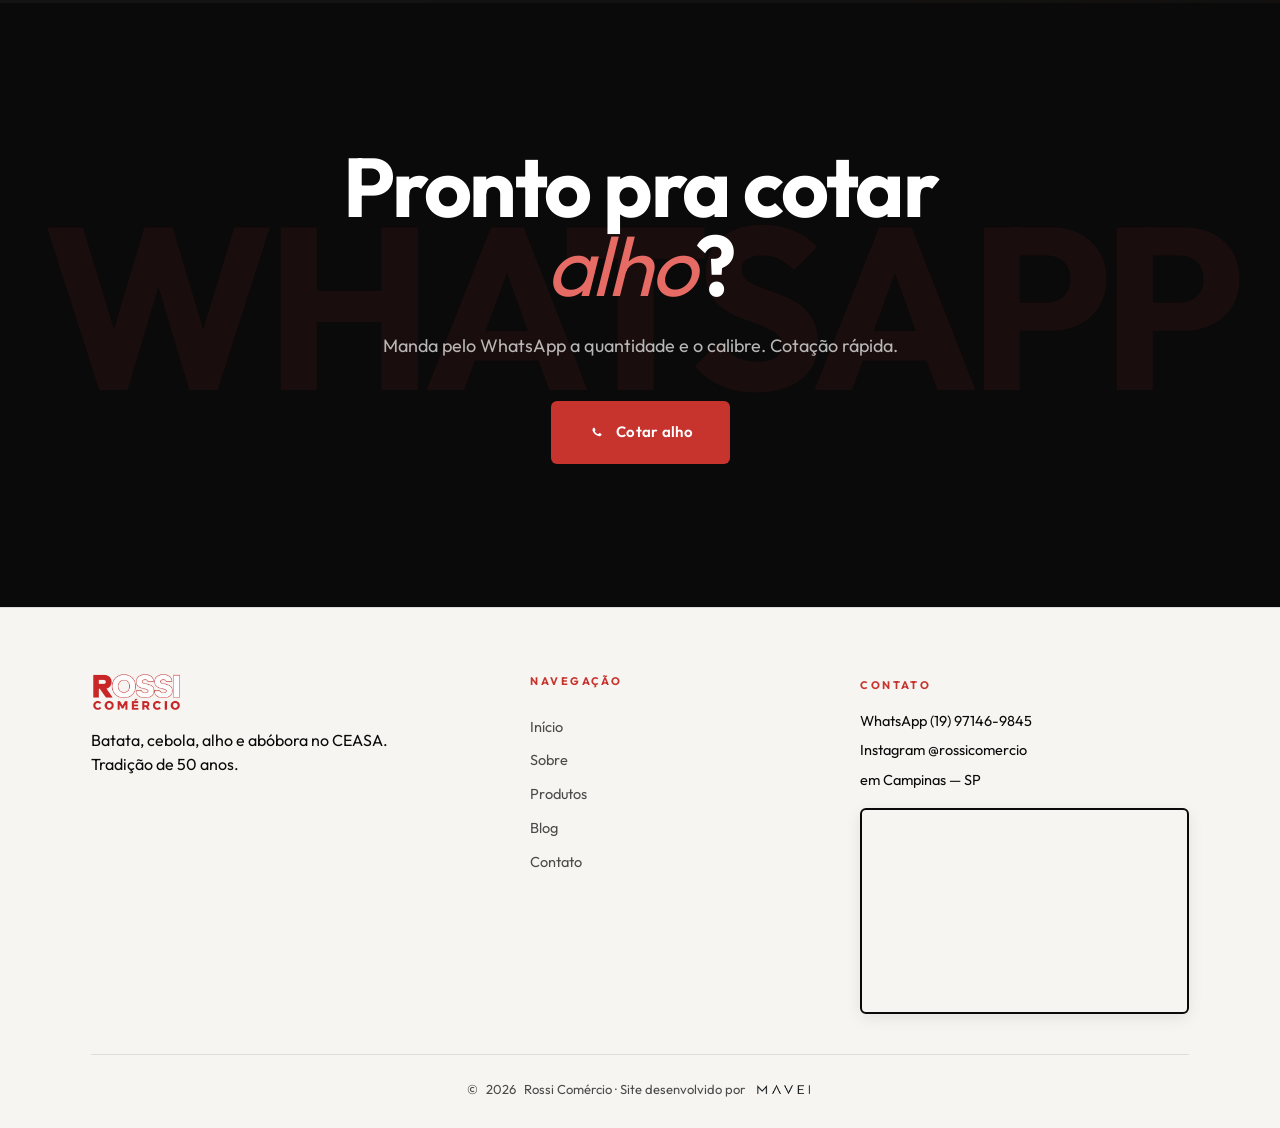
<file: produtos/alho.html>
<!DOCTYPE html>
<html lang="pt-BR">
<head>
<meta charset="UTF-8">
<meta name="viewport" content="width=device-width, initial-scale=1.0">

<title>Alho atacado em Campinas | Rossi Comércio · CEASA Campinas</title>
<meta name="description" content="Alho graúdo selecionado na origem. Atacado no CEASA Campinas para grandes redes, atacadões, restaurantes e cozinhas industriais. Melhor conservação e rendimento.">
<meta name="keywords" content="alho atacado Campinas, alho CEASA, fornecedor alho SP, alho graudo">
<meta name="author" content="Rossi Comércio">
<meta name="robots" content="index, follow, max-image-preview:large">
<meta name="geo.region" content="BR-SP">
<meta name="geo.placename" content="Campinas">
<link rel="canonical" href="https://rossicomercio.com.br/produtos/alho.html">
<link rel="alternate" hreflang="pt-BR" href="https://rossicomercio.com.br/produtos/alho.html">
<link rel="alternate" hreflang="x-default" href="https://rossicomercio.com.br/produtos/alho.html">
<link rel="preconnect" href="https://www.google.com" crossorigin>
<link rel="preconnect" href="https://maps.googleapis.com" crossorigin>
<link rel="dns-prefetch" href="https://wa.me">
<link rel="icon" type="image/svg+xml" href="/assets/images/favicon.svg">
<link rel="manifest" href="/manifest.json">
<meta name="theme-color" content="#0A0A0A">

<meta property="og:type" content="product">
<meta property="og:url" content="https://rossicomercio.com.br/produtos/alho.html">
<meta property="og:title" content="Alho no atacado | Rossi Comércio">
<meta property="og:description" content="Alho graúdo escolhido na origem. Atacado no CEASA Campinas desde 1975.">
<meta property="og:image" content="https://rossicomercio.com.br/assets/images/produtos/alho.jpg">
<meta property="og:image:alt" content="Rossi Comércio — atacado de hortifruti no CEASA Campinas">
<meta property="og:locale" content="pt_BR">

<script type="application/ld+json">
{
  "@context": "https://schema.org",
  "@graph": [
    {
      "@type": "Product",
      "@id": "https://rossicomercio.com.br/produtos/alho.html#product",
      "name": "Alho",
      "description": "Alho graúdo escolhido na origem. Atacado no CEASA Campinas, melhor conservação e rendimento.",
      "category": "Hortifruti / Bulbo",
      "image": "https://rossicomercio.com.br/assets/images/produtos/alho.jpg",
      "brand": { "@type": "Brand", "name": "Rossi Comércio" },
      "offers": {
        "@type": "Offer",
        "url": "https://rossicomercio.com.br/produtos/alho.html",
        "priceCurrency": "BRL",
        "availability": "https://schema.org/InStock",
        "seller": { "@id": "https://rossicomercio.com.br/#organization" }
      }
    },
    {
      "@type": "BreadcrumbList",
      "itemListElement": [
        { "@type": "ListItem", "position": 1, "name": "Início", "item": "https://rossicomercio.com.br/" },
        { "@type": "ListItem", "position": 2, "name": "Produtos", "item": "https://rossicomercio.com.br/produtos/" },
        { "@type": "ListItem", "position": 3, "name": "Alho", "item": "https://rossicomercio.com.br/produtos/alho.html" }
      ]
    }
  ]
}
</script>

<link rel="preload" href="/fonts/fonts.css" as="style">
<link rel="stylesheet" href="/fonts/fonts.css" media="print" onload="this.media='all'">
<noscript><link rel="stylesheet" href="/fonts/fonts.css"></noscript>
<link rel="preload" href="/styles.css" as="style">
<link rel="stylesheet" href="/styles.css">
<link rel="stylesheet" href="/produtos/_produto.css">
</head>
<body>

<header class="nav" id="nav">
  <button class="nav__burger" type="button" aria-label="Abrir menu" aria-expanded="false" aria-controls="nav-overlay">
    <span></span><span></span><span></span>
  </button>
  <a href="/" class="nav__logo" aria-label="Rossi Comércio — Início">
    <picture><source srcset="/assets/images/logo-h.webp" type="image/webp"><img src="/assets/images/logo-h.png" alt="Rossi Comércio — desde 1975" width="180" height="64"></picture>
  </a>
  <nav class="nav__links" aria-label="Menu principal">
    <a href="/sobre.html">Sobre</a>
    <a href="/produtos/" aria-current="page">Produtos</a>
    <a href="/blog/">Blog</a>
    <a href="/contato.html">Contato</a>
  </nav>
  <a href="https://wa.me/5519971469845?text=Ol%C3%A1!%20Gostaria%20de%20cotar%20alho%20com%20a%20Rossi." class="nav__cta" target="_blank" rel="noopener" data-magnetic>
    <svg class="btn-wpp-icon" viewBox="0 0 24 24" fill="currentColor" aria-hidden="true"><path d="M17.472 14.382c-.297-.149-1.758-.867-2.03-.967-.273-.099-.471-.148-.67.15-.197.297-.767.966-.94 1.164-.173.199-.347.223-.644.075-.297-.15-1.255-.463-2.39-1.475-.883-.788-1.48-1.761-1.653-2.059-.173-.297-.018-.458.13-.606.134-.133.298-.347.446-.52.149-.174.198-.298.298-.497.099-.198.05-.371-.025-.52-.075-.149-.669-1.612-.916-2.207-.242-.579-.487-.5-.669-.51-.173-.008-.371-.01-.57-.01-.198 0-.52.074-.792.372-.272.297-1.04 1.016-1.04 2.479 0 1.462 1.065 2.875 1.213 3.074.149.198 2.096 3.2 5.077 4.487.709.306 1.262.489 1.694.625.712.227 1.36.195 1.871.118.571-.085 1.758-.719 2.006-1.413.248-.694.248-1.289.173-1.413-.074-.124-.272-.198-.57-.347z"/></svg>
    Falar agora
  </a>
</header>
<div class="nav-overlay" id="nav-overlay" aria-hidden="true" inert>
  <div class="nav-overlay__inner">
    <nav class="nav-overlay__links" aria-label="Menu mobile">
    <a href="/sobre.html">Sobre</a>
    <a href="/produtos/" aria-current="page">Produtos</a>
    <a href="/blog/">Blog</a>
    <a href="/contato.html">Contato</a>
  </nav>
    <div class="nav-overlay__contact">
      <a href="https://wa.me/5519971469845?text=Ol%C3%A1!%20Vim%20pelo%20site%20da%20Rossi%20Com%C3%A9rcio." target="_blank" rel="noopener" class="nav-overlay__wpp">
        <svg viewBox="0 0 24 24" fill="currentColor" aria-hidden="true" width="20" height="20"><path d="M17.472 14.382c-.297-.149-1.758-.867-2.03-.967-.273-.099-.471-.148-.67.15-.197.297-.767.966-.94 1.164-.173.199-.347.223-.644.075-.297-.15-1.255-.463-2.39-1.475-.883-.788-1.48-1.761-1.653-2.059-.173-.297-.018-.458.13-.606.134-.133.298-.347.446-.52.149-.174.198-.298.298-.497.099-.198.05-.371-.025-.52-.075-.149-.669-1.612-.916-2.207-.242-.579-.487-.5-.669-.51-.173-.008-.371-.01-.57-.01-.198 0-.52.074-.792.372-.272.297-1.04 1.016-1.04 2.479 0 1.462 1.065 2.875 1.213 3.074.149.198 2.096 3.2 5.077 4.487.709.306 1.262.489 1.694.625.712.227 1.36.195 1.871.118.571-.085 1.758-.719 2.006-1.413.248-.694.248-1.289.173-1.413-.074-.124-.272-.198-.57-.347z"/></svg>
        (19) 97146-9845
      </a>
      <a href="https://www.instagram.com/rossicomercio/" target="_blank" rel="noopener" class="nav-overlay__ig">@rossicomercio</a>
    </div>
  </div>
</div>


<main>

<section class="produto-hero produto-hero--bg produto-hero--alho" aria-labelledby="alho-title">
  <div class="produto-hero__grid">
    <div data-reveal>
      <p class="produto-hero__crumb">
        <a href="/">Início</a> <span>/</span> <a href="/produtos/">Produtos</a> <span>/</span> Alho
      </p>
      <span class="produto-hero__tag">03 / 04 · Bulbo</span>
      <h1 class="produto-hero__title" id="alho-title">Alho.<span class="visually-hidden"> graudo no atacado em Campinas</span></h1>
      <p class="produto-hero__sub">Graúdo, escolhido na origem. Melhor conservação na estocagem, rendimento maior na cozinha, menos perda na hora de descascar. Quem cozinha em escala sente no caixa.</p>
      <a href="https://wa.me/5519971469845?text=Ol%C3%A1!%20Gostaria%20de%20cotar%20alho%20com%20a%20Rossi." class="btn btn--primary btn--lg" target="_blank" rel="noopener" data-magnetic>
        <svg class="btn-wpp-icon" viewBox="0 0 24 24" fill="currentColor" aria-hidden="true"><path d="M17.472 14.382c-.297-.149-1.758-.867-2.03-.967-.273-.099-.471-.148-.67.15-.197.297-.767.966-.94 1.164-.173.199-.347.223-.644.075-.297-.15-1.255-.463-2.39-1.475-.883-.788-1.48-1.761-1.653-2.059-.173-.297-.018-.458.13-.606.134-.133.298-.347.446-.52.149-.174.198-.298.298-.497.099-.198.05-.371-.025-.52-.075-.149-.669-1.612-.916-2.207-.242-.579-.487-.5-.669-.51-.173-.008-.371-.01-.57-.01-.198 0-.52.074-.792.372-.272.297-1.04 1.016-1.04 2.479 0 1.462 1.065 2.875 1.213 3.074.149.198 2.096 3.2 5.077 4.487.709.306 1.262.489 1.694.625.712.227 1.36.195 1.871.118.571-.085 1.758-.719 2.006-1.413.248-.694.248-1.289.173-1.413-.074-.124-.272-.198-.57-.347z"/></svg>
        Cotar alho agora
      </a>
    </div>
    <div class="produto-hero__visual" data-reveal="zoom">
      <picture><source srcset="/assets/images/produtos/alho.webp" type="image/webp"><img src="/assets/images/produtos/alho.jpg" alt="Alho Rossi Comércio" width="1280" height="1600" fetchpriority="high" data-parallax="0.08"></picture>
    </div>
  </div>
</section>

<section class="produto-ficha" aria-labelledby="ficha-alho">
  <div class="produto-ficha__inner">
    <div class="produto-ficha__head">
      <h2 class="section-title" id="ficha-alho">Como <em style="color:var(--vermelho); font-style:italic; font-weight:400;">trabalhamos</em>.</h2>
      <p class="produto-ficha__head-lede">Alho de qualidade tem cabeça firme, casca bem fechada e ausência de brotos. A Rossi seleciona produto a produto antes da carga.</p>
    </div>
    <div class="produto-ficha__grid">
      <div class="ficha-item" data-reveal>
        <p class="ficha-item__label">Tipo</p>
        <p class="ficha-item__value">Alho nobre</p>
        <p class="ficha-item__desc">Casca branca limpa, cabeça grande e firme. Sem brotos visíveis.</p>
      </div>
      <div class="ficha-item" data-reveal data-reveal-delay="100">
        <p class="ficha-item__label">Calibre</p>
        <p class="ficha-item__value">4 a 9</p>
        <p class="ficha-item__desc">Cabeças separadas por tamanho, do calibre 4 ao 9. Atende cozinha residencial, gôndola e cozinha industrial.</p>
      </div>
      <div class="ficha-item" data-reveal data-reveal-delay="200">
        <p class="ficha-item__label">Embalagem</p>
        <p class="ficha-item__value">Caixa / Rede</p>
        <p class="ficha-item__desc">Caixa de 10kg pra atacado, rede com etiqueta pra exposição direta no mercado.</p>
      </div>
      <div class="ficha-item" data-reveal data-reveal-delay="300">
        <p class="ficha-item__label">Origem</p>
        <p class="ficha-item__value">Brasil / Importado</p>
        <p class="ficha-item__desc">Alho nacional na safra; importado quando precisa garantir abastecimento.</p>
      </div>
    </div>
  </div>
</section>

<!-- VARIAÇÕES TRABALHADAS -->
<section class="variations" aria-labelledby="variations-alho">
  <div class="variations__inner">
    <div class="variations__head">
      <h2 class="section-title" id="variations-alho">Tipos que <em style="color:var(--vermelho); font-style:italic; font-weight:400;">trabalhamos</em>.</h2>
      <p class="variations__head-lede">No alho, o que muda é o calibre — e calibre muda rendimento, sabor e tempo de descasque. A Rossi trabalha do calibre 4 ao 9, mais alho descascado pronto pra uso.</p>
    </div>
    <div class="variations__grid">
      <article class="variation" data-reveal>
        <span class="variation__badge">Calibre 4 a 9</span>
        <h3 class="variation__name">Alho com casca</h3>
        <p class="variation__desc">Cabeças do calibre 4 ao 9, separadas por tamanho. Calibres menores pra revenda e residencial; maiores pra cozinha em escala — descasque rápido e alto rendimento.</p>
        <div class="variation__use">
          <div><strong>Melhor pra</strong>Restaurante, cozinha industrial</div>
        </div>
      </article>
      <article class="variation" data-reveal data-reveal-delay="100">
        <span class="variation__badge">Pronto pra uso</span>
        <h3 class="variation__name">Alho descascado</h3>
        <p class="variation__desc">Dentes selecionados, descascados e embalados. Disponível em sacos de 500g e 1kg. Zero perda na cozinha, ganho real de tempo na produção.</p>
        <div class="variation__use">
          <div><strong>Melhor pra</strong>Restaurante, padaria, indústria</div>
        </div>
      </article>
    </div>
  </div>
</section>

<section class="safra" aria-labelledby="safra-alho">
  <div class="safra__inner">
    <div class="safra__head">
      <p class="eyebrow" data-reveal>Calendário de safra</p>
      <h2 class="section-title" id="safra-alho" data-reveal>
        Quando o alho está <em style="color:var(--vermelho); font-style:italic; font-weight:400;">no auge</em>.
      </h2>
      <p class="section-sub" data-reveal data-reveal-delay="120">A safra do alho nacional concentra-se de outubro a janeiro. O resto do ano, o produto bem armazenado mantém qualidade ou é complementado com importado.</p>
    </div>

    <div class="safra__calendar" data-reveal>
      <div class="safra__month safra__month--mid"><span class="safra__month-name">Jan</span><span class="safra__month-label">Bom</span></div>
      <div class="safra__month"><span class="safra__month-name">Fev</span><span class="safra__month-label">Normal</span></div>
      <div class="safra__month"><span class="safra__month-name">Mar</span><span class="safra__month-label">Normal</span></div>
      <div class="safra__month"><span class="safra__month-name">Abr</span><span class="safra__month-label">Normal</span></div>
      <div class="safra__month"><span class="safra__month-name">Mai</span><span class="safra__month-label">Normal</span></div>
      <div class="safra__month"><span class="safra__month-name">Jun</span><span class="safra__month-label">Normal</span></div>
      <div class="safra__month"><span class="safra__month-name">Jul</span><span class="safra__month-label">Normal</span></div>
      <div class="safra__month"><span class="safra__month-name">Ago</span><span class="safra__month-label">Normal</span></div>
      <div class="safra__month safra__month--mid"><span class="safra__month-name">Set</span><span class="safra__month-label">Bom</span></div>
      <div class="safra__month safra__month--high"><span class="safra__month-name">Out</span><span class="safra__month-label">Auge</span></div>
      <div class="safra__month safra__month--high"><span class="safra__month-name">Nov</span><span class="safra__month-label">Auge</span></div>
      <div class="safra__month safra__month--high"><span class="safra__month-name">Dez</span><span class="safra__month-label">Auge</span></div>
    </div>
    <div class="safra__legend">
      <div class="safra__legend-item"><span class="safra__legend-dot" style="background:var(--vermelho);"></span> Auge: safra nacional</div>
      <div class="safra__legend-item"><span class="safra__legend-dot" style="background:rgba(199,52,46,.25);"></span> Bom: produto armazenado</div>
      <div class="safra__legend-item"><span class="safra__legend-dot" style="background:var(--off-white); border:1px solid var(--borda);"></span> Normal: nacional + importado</div>
    </div>
  </div>
</section>

<section class="receita" aria-labelledby="receita-alho">
  <div class="receita__inner">
    <div class="receita__visual" data-reveal="left">
      <picture>
        <source media="(max-width: 760px)" srcset="/assets/images/produtos/receita-alho-640.webp" type="image/webp">
        <source srcset="/assets/images/produtos/receita-alho.webp" type="image/webp">
        <source media="(max-width: 760px)" srcset="/assets/images/produtos/receita-alho-640.jpg">
        <img src="/assets/images/produtos/receita-alho.jpg" alt="Alho confitado em azeite com ervas" width="1400" height="1400" loading="lazy">
      </picture>
    </div>
    <div class="receita__content" data-reveal data-reveal-delay="150">
      <span class="receita__tag">Receita base</span>
      <h2 class="receita__title" id="receita-alho">Alho confitado <em>caseiro</em>.</h2>
      <p style="font-size:16px; color:var(--texto-suave); line-height:1.65;">Conserva versátil que vira pasta pra torrada, base de molho, recheio de pão. Dura semanas na geladeira coberto com azeite.</p>

      <div class="receita__meta">
        <div class="receita__meta-item"><strong>10 min</strong>Preparo</div>
        <div class="receita__meta-item"><strong>45 min</strong>Forno</div>
        <div class="receita__meta-item"><strong>1 pote</strong>Rende</div>
      </div>

      <div class="receita__ingredientes">
        <p class="receita__sub">Ingredientes</p>
        <ul class="receita__list">
          <li>3 cabeças de alho Rossi graúdo, dentes separados sem descascar</li>
          <li>Azeite de oliva extra-virgem o suficiente pra cobrir</li>
          <li>2 ramos de tomilho ou alecrim fresco</li>
          <li>Pimenta-do-reino em grão e uma pitada de sal</li>
        </ul>
      </div>

      <div class="receita__modo">
        <p class="receita__sub">Modo de fazer</p>
        <ol class="receita__list receita__list--num">
          <li>Pré-aqueça o forno a 130°C. Coloque os dentes de alho num refratário pequeno.</li>
          <li>Cubra completamente com azeite. Adicione ervas e tempero.</li>
          <li>Leve ao forno tampado por 40-45 minutos. O alho deve ficar dourado e macio.</li>
          <li>Deixe esfriar, transfira pra pote esterilizado mantendo coberto pelo azeite.</li>
        </ol>
      </div>
    </div>
  </div>
</section>

<section class="curiosidade" aria-labelledby="curio-alho">
  <div class="curiosidade__inner">
    <p class="curiosidade__label" data-reveal>Você sabia?</p>
    <h2 class="curiosidade__text" id="curio-alho" data-reveal data-reveal-delay="150">
      Um <em>kg de alho graúdo</em> rende cerca de <em>30% mais</em> do que o mesmo peso em alho miúdo, porque há menos casca e menos perda no descasque. Pra cozinha em escala, é dinheiro.
    </h2>
    <p style="font-size:14px; color:rgba(255,255,255,.55); letter-spacing:.04em;" data-reveal data-reveal-delay="300">— Padrão Rossi · selecionado no CEASA Campinas desde 1975</p>
  </div>
</section>

<!-- BLOG-BRIDGE:START — Reativar quando blog tiver posts publicados. Trocar comentario por: secao + posts. -->
<!--
<section class="blog-bridge" aria-labelledby="blog-bridge-alho">
  <div class="blog-bridge__inner">
    <div data-reveal>
      <p class="eyebrow">Quer aprender mais?</p>
      <h2 class="section-title" id="blog-bridge-alho">No <em>blog</em>.</h2>
      <p>Como descascar alho rápido, qual calibre escolher pra qual receita, conservação caseira, alho nacional vs importado.</p>
    </div>
    <div class="blog-bridge__list" data-reveal="right">
      <a href="/blog/"><div><small>Truque</small><strong>3 jeitos rápidos de descascar alho em escala</strong></div></a>
      <a href="/blog/"><div><small>Como armazenar</small><strong>Como conservar alho sem que brote</strong></div></a>
      <a href="/blog/"><div><small>Compra inteligente</small><strong>Alho nacional vs importado: o que muda na cozinha</strong></div></a>
    </div>
  </div>
</section>
-->
<!-- BLOG-BRIDGE:END -->

<section class="outros-produtos" aria-labelledby="outros-alho">
  <div class="outros-produtos__head">
    <p class="eyebrow" data-reveal>Outros produtos</p>
    <h2 class="section-title" id="outros-alho" data-reveal>Veja <em>também</em>.</h2>
  </div>
  <div class="outros-produtos__grid">
    <a href="/produtos/batata.html" class="product-edit-card">
      <div class="product-edit-card__media"><picture><source srcset="/assets/images/produtos/batata.webp" type="image/webp"><img src="/assets/images/produtos/batata.jpg" alt="Batata Rossi" width="1254" height="1254" loading="lazy"></picture></div>
      <div class="product-edit-card__overlay"></div>
      <span class="product-edit-card__num">01 / 04</span><span class="product-edit-card__tag">Tubérculo</span>
      <div class="product-edit-card__body"><h3 class="product-edit-card__title">Batata</h3><span class="product-edit-card__cta">Conhecer</span></div>
    </a>
    <a href="/produtos/cebola.html" class="product-edit-card">
      <div class="product-edit-card__media"><picture><source srcset="/assets/images/produtos/cebola.webp" type="image/webp"><img src="/assets/images/produtos/cebola.jpg" alt="Cebola Rossi" width="1254" height="1254" loading="lazy"></picture></div>
      <div class="product-edit-card__overlay"></div>
      <span class="product-edit-card__num">02 / 04</span><span class="product-edit-card__tag">Bulbo</span>
      <div class="product-edit-card__body"><h3 class="product-edit-card__title">Cebola</h3><span class="product-edit-card__cta">Conhecer</span></div>
    </a>
    <a href="/produtos/abobora-cabotia.html" class="product-edit-card">
      <div class="product-edit-card__media"><picture><source srcset="/assets/images/produtos/abobora.webp" type="image/webp"><img src="/assets/images/produtos/abobora.jpg" alt="Abóbora cabotiá Rossi" width="1254" height="1254" loading="lazy"></picture></div>
      <div class="product-edit-card__overlay"></div>
      <span class="product-edit-card__num">04 / 04</span><span class="product-edit-card__tag">Hortaliça</span>
      <div class="product-edit-card__body"><h3 class="product-edit-card__title">Abóbora</h3><span class="product-edit-card__cta">Conhecer</span></div>
    </a>
  </div>
</section>

<section class="cta-hero" aria-labelledby="cta-alho">
  <div class="cta-hero__inner">
    <h2 class="cta-hero__title" id="cta-alho" data-reveal>Pronto pra cotar<br><em>alho</em>?</h2>
    <p class="cta-hero__sub" data-reveal data-reveal-delay="200">Manda pelo WhatsApp a quantidade e o calibre. Cotação rápida.</p>
    <a href="https://wa.me/5519971469845?text=Ol%C3%A1!%20Gostaria%20de%20cotar%20alho%20com%20a%20Rossi." class="btn btn--primary btn--lg" target="_blank" rel="noopener" data-magnetic data-reveal data-reveal-delay="350">
      <svg class="btn-wpp-icon" viewBox="0 0 24 24" fill="currentColor" aria-hidden="true"><path d="M17.472 14.382c-.297-.149-1.758-.867-2.03-.967-.273-.099-.471-.148-.67.15-.197.297-.767.966-.94 1.164-.173.199-.347.223-.644.075-.297-.15-1.255-.463-2.39-1.475-.883-.788-1.48-1.761-1.653-2.059-.173-.297-.018-.458.13-.606.134-.133.298-.347.446-.52.149-.174.198-.298.298-.497.099-.198.05-.371-.025-.52-.075-.149-.669-1.612-.916-2.207-.242-.579-.487-.5-.669-.51-.173-.008-.371-.01-.57-.01-.198 0-.52.074-.792.372-.272.297-1.04 1.016-1.04 2.479 0 1.462 1.065 2.875 1.213 3.074.149.198 2.096 3.2 5.077 4.487.709.306 1.262.489 1.694.625.712.227 1.36.195 1.871.118.571-.085 1.758-.719 2.006-1.413.248-.694.248-1.289.173-1.413-.074-.124-.272-.198-.57-.347z"/></svg>
      Cotar alho
    </a>
  </div>
</section>

</main>

<footer class="footer">
  <div class="container">
    <div class="footer-grid">
      <div>
        <div class="footer__logo"><picture><source srcset="/assets/images/logo.webp" type="image/webp"><img src="/assets/images/logo.png" alt="Rossi Comércio" width="120" height="40"></picture></div>
        <p class="footer-tagline">Batata, cebola, alho e abóbora no CEASA. Tradição de 50 anos.</p>
      </div>
      <nav class="footer-nav" aria-label="Rodapé">
        <p class="eyebrow">Navegação</p>
        <a href="/">Início</a><a href="/sobre.html">Sobre</a><a href="/produtos/">Produtos</a><a href="/blog/">Blog</a><a href="/contato.html">Contato</a>
      </nav>
      <div>
        <p class="eyebrow">Contato</p>
        <p class="footer-contact">
          <a href="https://wa.me/5519971469845" target="_blank" rel="noopener">WhatsApp (19) 97146-9845</a>
          <a href="https://www.instagram.com/rossicomercio/" target="_blank" rel="noopener">Instagram @rossicomercio</a>
          <a href="https://www.google.com/maps/search/CEASA+Campinas" target="_blank" rel="noopener">em Campinas — SP</a>
        </p>
        <div class="footer__map" aria-label="Localização no nosso ponto">
          <iframe src="https://www.google.com/maps?q=CEASA+Campinas&output=embed" loading="lazy" referrerpolicy="no-referrer-when-downgrade" title="CEASA Campinas no Google Maps"></iframe>
        </div>
      </div>
    </div>
    <p class="footer-credit">© <span data-year>2026</span> Rossi Comércio · Site desenvolvido por
      <a href="https://www.mavei.com.br" target="_blank" rel="noopener" class="mavei-credit">
        <picture><source srcset="/assets/mavei-logo.webp" type="image/webp"><img src="/assets/mavei-logo.png" alt="MAVEI Digital" class="mavei-credit__logo" width="200" height="52" loading="lazy"></picture>
      </a>
    </p>
  </div>
</footer>

<script src="/main.js" defer></script>
<script src="/animations.js" defer></script>
<a class="fab-wpp" id="fab-wpp" href="https://wa.me/5519971469845?text=Ol%C3%A1!%20Vim%20pelo%20site%20da%20Rossi%20Com%C3%A9rcio." target="_blank" rel="noopener" aria-label="Falar com a Rossi Comércio pelo WhatsApp">
  <svg viewBox="0 0 24 24" aria-hidden="true"><path d="M17.472 14.382c-.297-.149-1.758-.867-2.03-.967-.273-.099-.471-.148-.67.15-.197.297-.767.966-.94 1.164-.173.199-.347.223-.644.075-.297-.15-1.255-.463-2.39-1.475-.883-.788-1.48-1.761-1.653-2.059-.173-.297-.018-.458.13-.606.134-.133.298-.347.446-.52.149-.174.198-.298.298-.497.099-.198.05-.371-.025-.52-.075-.149-.669-1.612-.916-2.207-.242-.579-.487-.5-.669-.51-.173-.008-.371-.01-.57-.01-.198 0-.52.074-.792.372-.272.297-1.04 1.016-1.04 2.479 0 1.462 1.065 2.875 1.213 3.074.149.198 2.096 3.2 5.077 4.487.709.306 1.262.489 1.694.625.712.227 1.36.195 1.871.118.571-.085 1.758-.719 2.006-1.413.248-.694.248-1.289.173-1.413-.074-.124-.272-.198-.57-.347zm-5.421 7.403h-.004a9.87 9.87 0 01-5.031-1.378l-.361-.214-3.741.982.998-3.648-.235-.374a9.86 9.86 0 01-1.51-5.26c.001-5.45 4.436-9.884 9.888-9.884 2.64 0 5.122 1.03 6.988 2.898a9.825 9.825 0 012.893 6.994c-.003 5.45-4.437 9.884-9.885 9.884zm8.413-18.297A11.815 11.815 0 0012.05 0C5.495 0 .16 5.335.157 11.892c0 2.096.547 4.142 1.588 5.945L.057 24l6.305-1.654a11.882 11.882 0 005.683 1.448h.005c6.554 0 11.89-5.335 11.893-11.893a11.821 11.821 0 00-3.48-8.413z"/></svg>
</a>
</body>
</html>
</file>
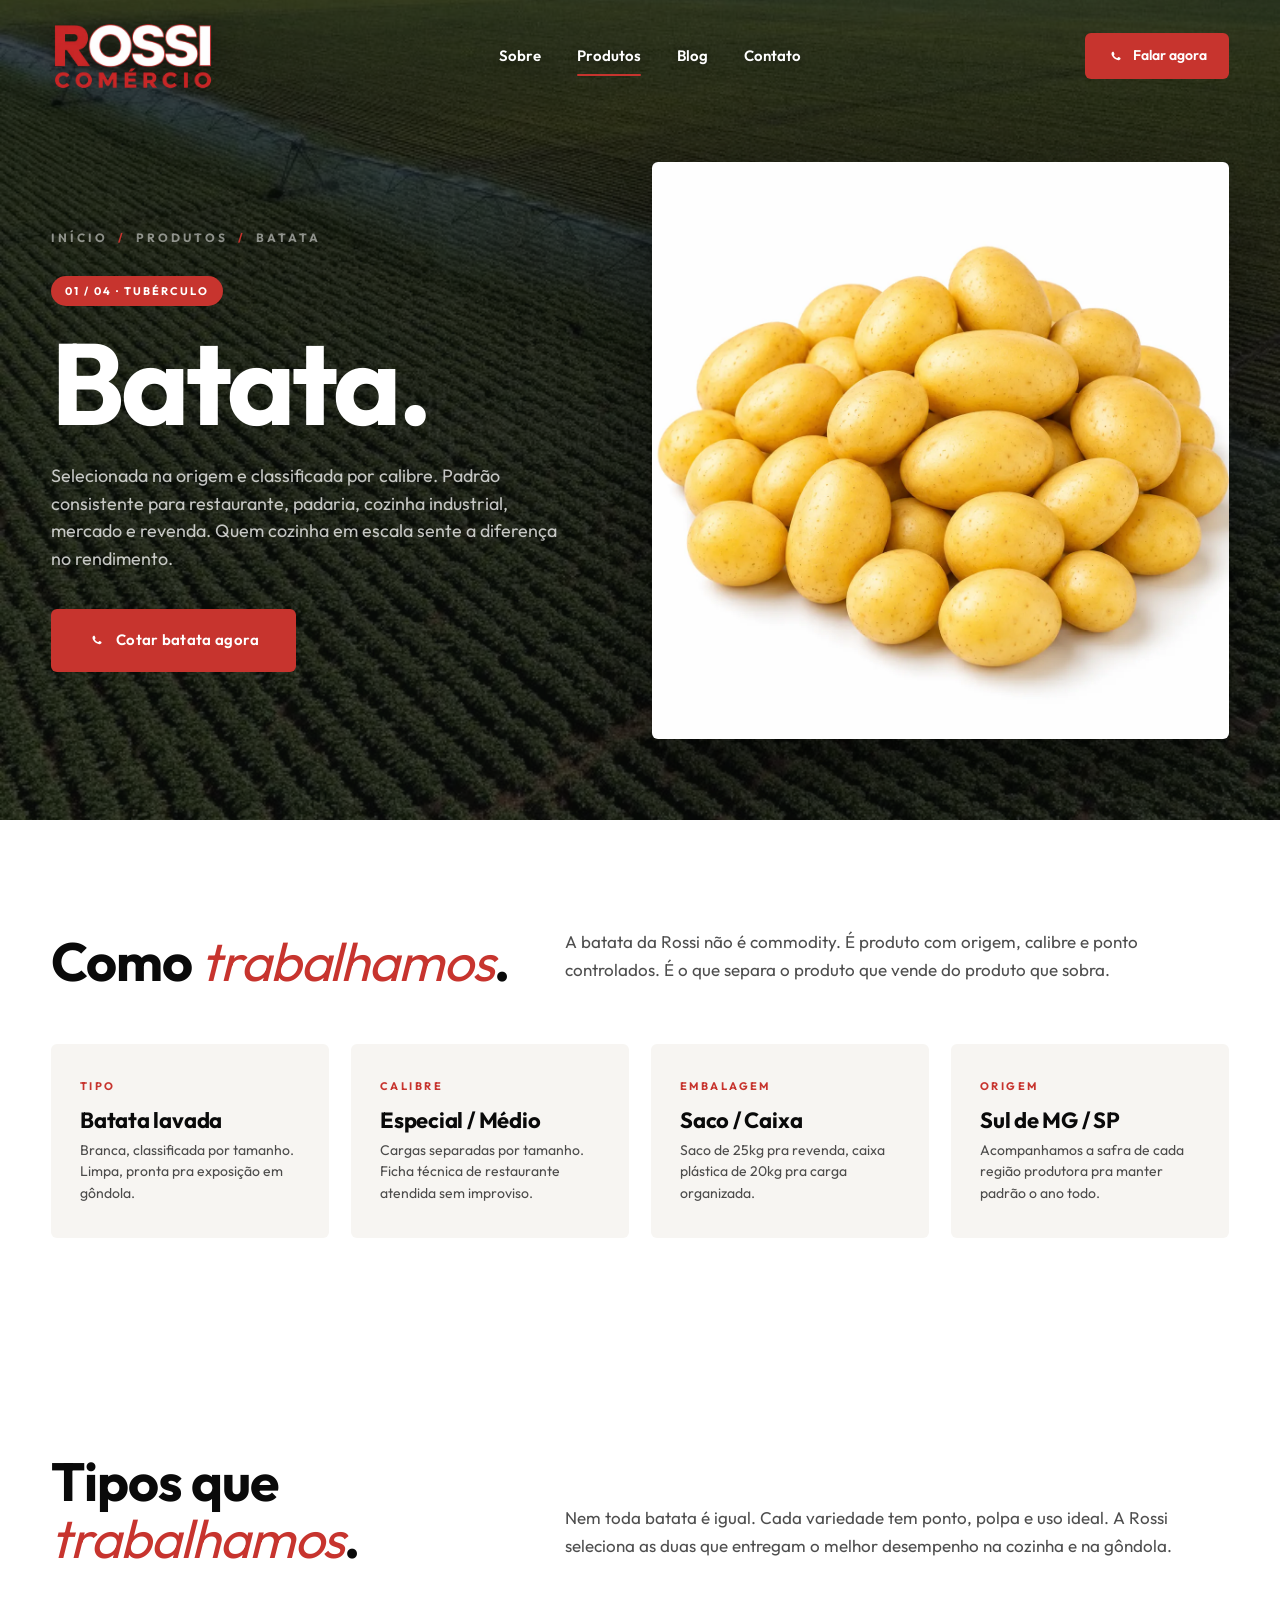
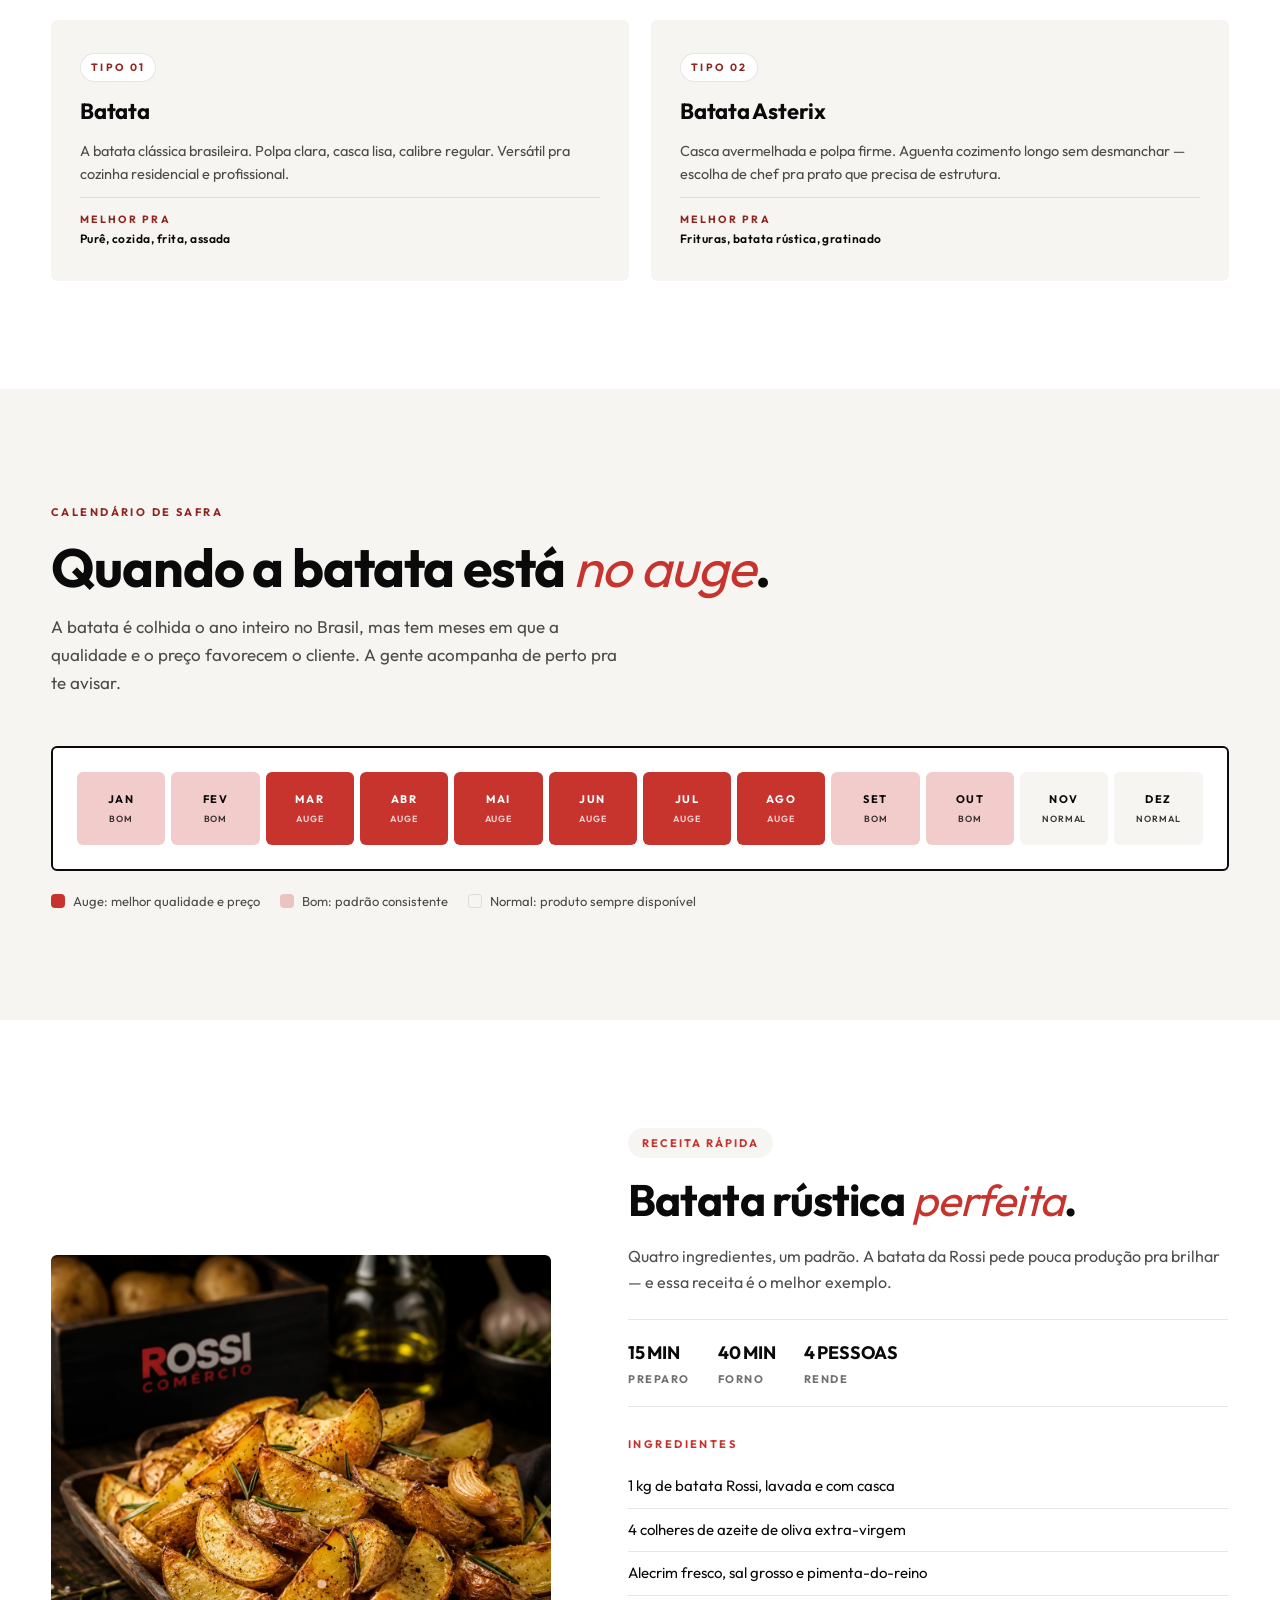
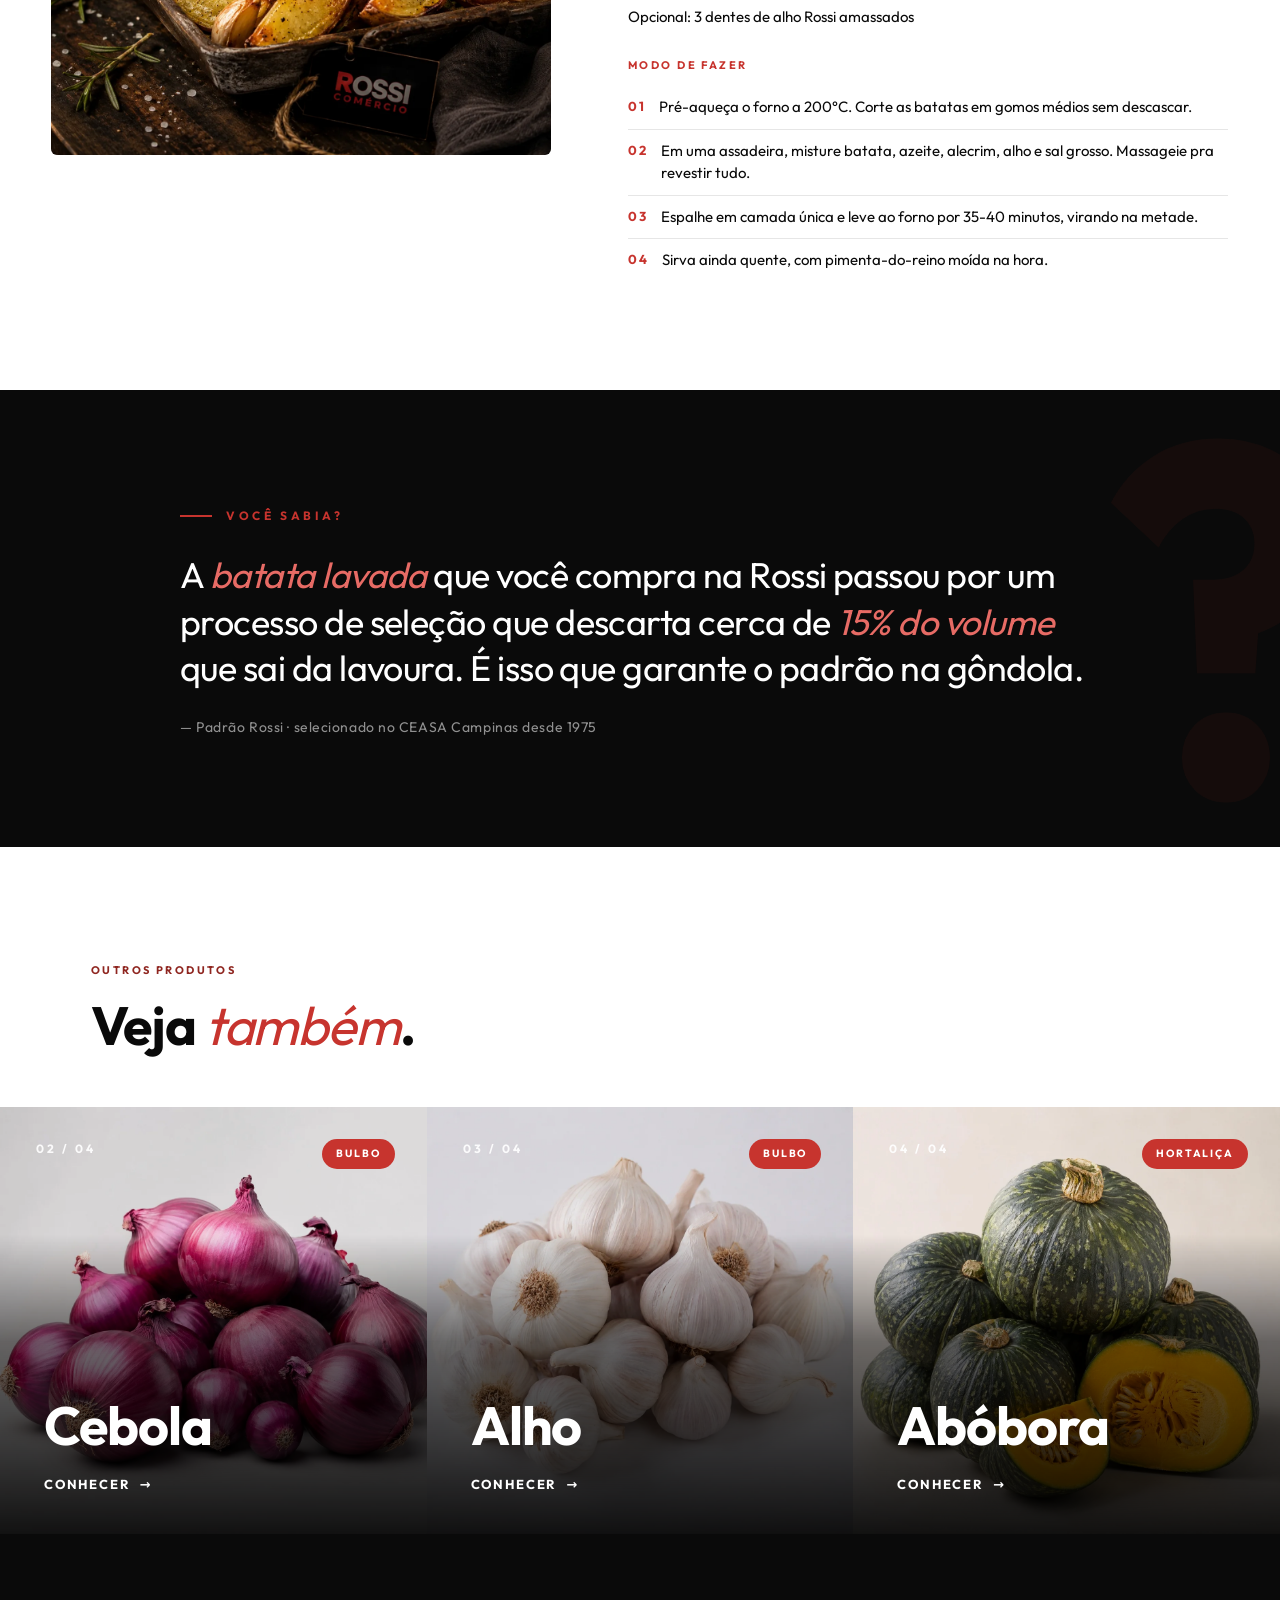
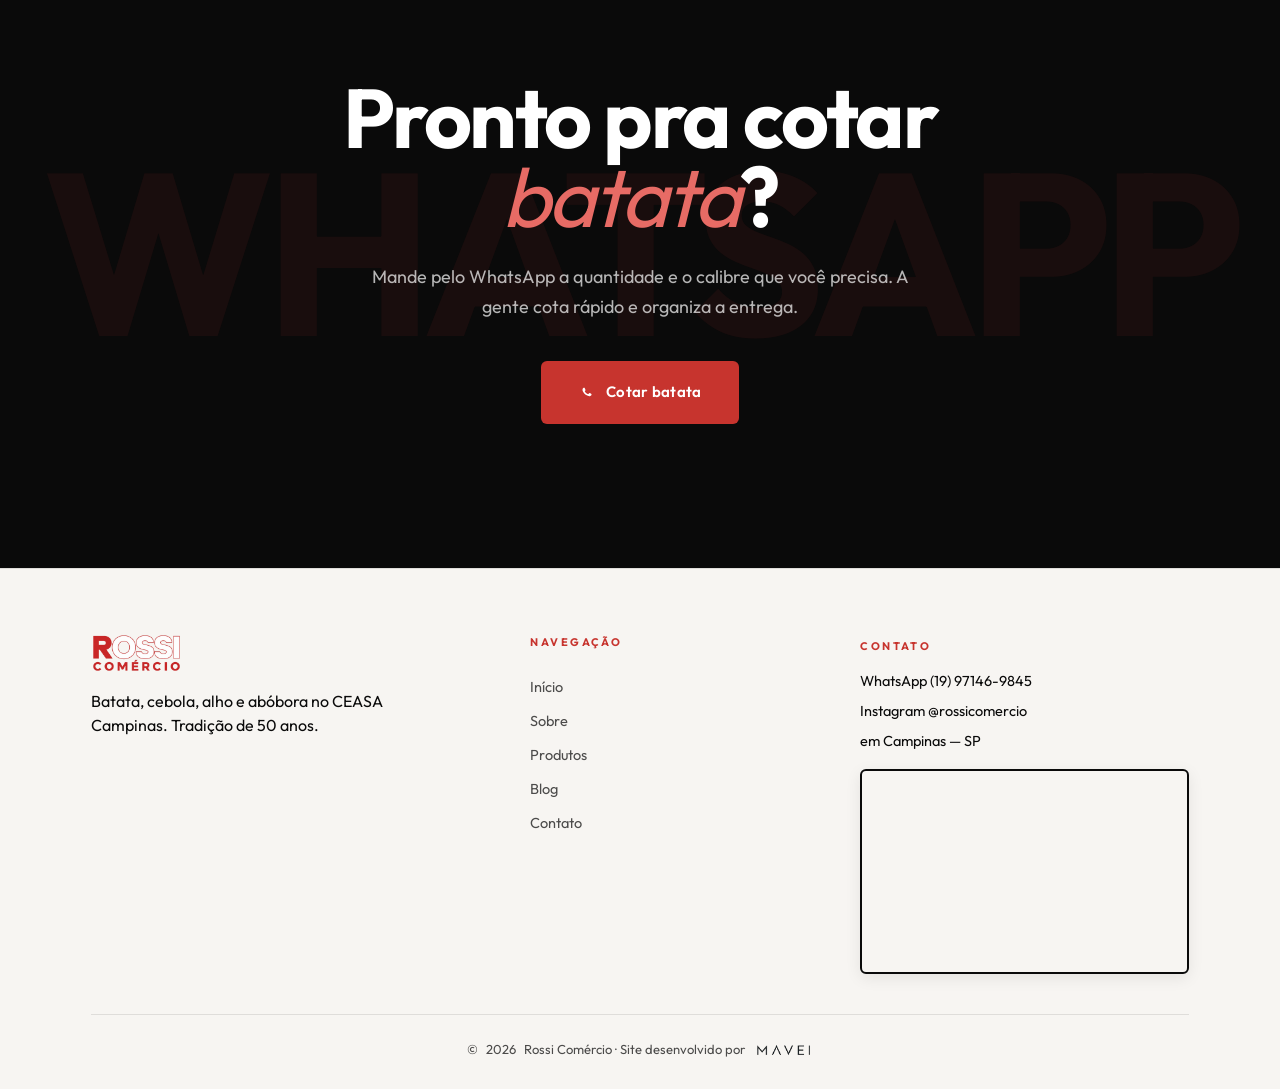
<file: produtos/batata.html>
<!DOCTYPE html>
<html lang="pt-BR">
<head>
<meta charset="UTF-8">
<meta name="viewport" content="width=device-width, initial-scale=1.0">

<title>Batata atacado em Campinas | Rossi Comércio · CEASA</title>
<meta name="description" content="Batata selecionada e classificada por calibre. Atacado no CEASA Campinas para redes, atacadões, restaurantes e padarias. Safra, ficha técnica e receita.">
<meta name="keywords" content="batata atacado Campinas, batata CEASA Campinas, atacado batata SP, batata padrão restaurante, fornecedor batata Campinas">
<meta name="author" content="Rossi Comércio">
<meta name="robots" content="index, follow, max-image-preview:large">
<meta name="geo.region" content="BR-SP">
<meta name="geo.placename" content="Campinas">
<link rel="canonical" href="https://rossicomercio.com.br/produtos/batata.html">
<link rel="alternate" hreflang="pt-BR" href="https://rossicomercio.com.br/produtos/batata.html">
<link rel="alternate" hreflang="x-default" href="https://rossicomercio.com.br/produtos/batata.html">
<link rel="preconnect" href="https://www.google.com" crossorigin>
<link rel="preconnect" href="https://maps.googleapis.com" crossorigin>
<link rel="dns-prefetch" href="https://wa.me">
<link rel="icon" type="image/svg+xml" href="/assets/images/favicon.svg">
<link rel="manifest" href="/manifest.json">
<meta name="theme-color" content="#0A0A0A">

<meta property="og:type" content="product">
<meta property="og:url" content="https://rossicomercio.com.br/produtos/batata.html">
<meta property="og:title" content="Batata no atacado | Rossi Comércio · CEASA Campinas">
<meta property="og:description" content="Batata selecionada e classificada por calibre. Atacado no CEASA Campinas desde 1975.">
<meta property="og:image" content="https://rossicomercio.com.br/assets/images/produtos/batata.jpg">
<meta property="og:image:alt" content="Rossi Comércio — atacado de hortifruti no CEASA Campinas">
<meta property="og:locale" content="pt_BR">

<script type="application/ld+json">
{
  "@context": "https://schema.org",
  "@graph": [
    {
      "@type": "Product",
      "@id": "https://rossicomercio.com.br/produtos/batata.html#product",
      "name": "Batata",
      "description": "Batata selecionada e classificada por calibre. Atacado no CEASA Campinas, padrão consistente o ano todo.",
      "category": "Hortifruti / Tubérculo",
      "image": "https://rossicomercio.com.br/assets/images/produtos/batata.jpg",
      "brand": { "@type": "Brand", "name": "Rossi Comércio" },
      "offers": {
        "@type": "Offer",
        "url": "https://rossicomercio.com.br/produtos/batata.html",
        "priceCurrency": "BRL",
        "availability": "https://schema.org/InStock",
        "seller": { "@id": "https://rossicomercio.com.br/#organization" }
      }
    },
    {
      "@type": "BreadcrumbList",
      "itemListElement": [
        { "@type": "ListItem", "position": 1, "name": "Início", "item": "https://rossicomercio.com.br/" },
        { "@type": "ListItem", "position": 2, "name": "Produtos", "item": "https://rossicomercio.com.br/produtos/" },
        { "@type": "ListItem", "position": 3, "name": "Batata", "item": "https://rossicomercio.com.br/produtos/batata.html" }
      ]
    }
  ]
}
</script>

<link rel="preload" href="/fonts/fonts.css" as="style">
<link rel="stylesheet" href="/fonts/fonts.css" media="print" onload="this.media='all'">
<noscript><link rel="stylesheet" href="/fonts/fonts.css"></noscript>
<link rel="preload" href="/styles.css" as="style">
<link rel="stylesheet" href="/styles.css">
<link rel="stylesheet" href="/produtos/_produto.css">

</head>
<body>

<header class="nav" id="nav">
  <button class="nav__burger" type="button" aria-label="Abrir menu" aria-expanded="false" aria-controls="nav-overlay">
    <span></span><span></span><span></span>
  </button>
  <a href="/" class="nav__logo" aria-label="Rossi Comércio — Início">
    <picture><source srcset="/assets/images/logo-h.webp" type="image/webp"><img src="/assets/images/logo-h.png" alt="Rossi Comércio — desde 1975" width="180" height="64"></picture>
  </a>
  <nav class="nav__links" aria-label="Menu principal">
    <a href="/sobre.html">Sobre</a>
    <a href="/produtos/" aria-current="page">Produtos</a>
    <a href="/blog/">Blog</a>
    <a href="/contato.html">Contato</a>
  </nav>
  <a href="https://wa.me/5519971469845?text=Ol%C3%A1!%20Gostaria%20de%20cotar%20batata%20com%20a%20Rossi." class="nav__cta" target="_blank" rel="noopener" data-magnetic>
    <svg class="btn-wpp-icon" viewBox="0 0 24 24" fill="currentColor" aria-hidden="true"><path d="M17.472 14.382c-.297-.149-1.758-.867-2.03-.967-.273-.099-.471-.148-.67.15-.197.297-.767.966-.94 1.164-.173.199-.347.223-.644.075-.297-.15-1.255-.463-2.39-1.475-.883-.788-1.48-1.761-1.653-2.059-.173-.297-.018-.458.13-.606.134-.133.298-.347.446-.52.149-.174.198-.298.298-.497.099-.198.05-.371-.025-.52-.075-.149-.669-1.612-.916-2.207-.242-.579-.487-.5-.669-.51-.173-.008-.371-.01-.57-.01-.198 0-.52.074-.792.372-.272.297-1.04 1.016-1.04 2.479 0 1.462 1.065 2.875 1.213 3.074.149.198 2.096 3.2 5.077 4.487.709.306 1.262.489 1.694.625.712.227 1.36.195 1.871.118.571-.085 1.758-.719 2.006-1.413.248-.694.248-1.289.173-1.413-.074-.124-.272-.198-.57-.347z"/></svg>
    Falar agora
  </a>
</header>
<div class="nav-overlay" id="nav-overlay" aria-hidden="true" inert>
  <div class="nav-overlay__inner">
    <nav class="nav-overlay__links" aria-label="Menu mobile">
    <a href="/sobre.html">Sobre</a>
    <a href="/produtos/" aria-current="page">Produtos</a>
    <a href="/blog/">Blog</a>
    <a href="/contato.html">Contato</a>
  </nav>
    <div class="nav-overlay__contact">
      <a href="https://wa.me/5519971469845?text=Ol%C3%A1!%20Vim%20pelo%20site%20da%20Rossi%20Com%C3%A9rcio." target="_blank" rel="noopener" class="nav-overlay__wpp">
        <svg viewBox="0 0 24 24" fill="currentColor" aria-hidden="true" width="20" height="20"><path d="M17.472 14.382c-.297-.149-1.758-.867-2.03-.967-.273-.099-.471-.148-.67.15-.197.297-.767.966-.94 1.164-.173.199-.347.223-.644.075-.297-.15-1.255-.463-2.39-1.475-.883-.788-1.48-1.761-1.653-2.059-.173-.297-.018-.458.13-.606.134-.133.298-.347.446-.52.149-.174.198-.298.298-.497.099-.198.05-.371-.025-.52-.075-.149-.669-1.612-.916-2.207-.242-.579-.487-.5-.669-.51-.173-.008-.371-.01-.57-.01-.198 0-.52.074-.792.372-.272.297-1.04 1.016-1.04 2.479 0 1.462 1.065 2.875 1.213 3.074.149.198 2.096 3.2 5.077 4.487.709.306 1.262.489 1.694.625.712.227 1.36.195 1.871.118.571-.085 1.758-.719 2.006-1.413.248-.694.248-1.289.173-1.413-.074-.124-.272-.198-.57-.347z"/></svg>
        (19) 97146-9845
      </a>
      <a href="https://www.instagram.com/rossicomercio/" target="_blank" rel="noopener" class="nav-overlay__ig">@rossicomercio</a>
    </div>
  </div>
</div>


<main>

<!-- HERO PRODUTO -->
<section class="produto-hero produto-hero--bg produto-hero--batata" aria-labelledby="batata-title">
  <div class="produto-hero__grid">
    <div data-reveal>
      <p class="produto-hero__crumb">
        <a href="/">Início</a> <span>/</span> <a href="/produtos/">Produtos</a> <span>/</span> Batata
      </p>
      <span class="produto-hero__tag">01 / 04 · Tubérculo</span>
      <h1 class="produto-hero__title" id="batata-title">Batata.<span class="visually-hidden"> no atacado em Campinas</span></h1>
      <p class="produto-hero__sub">Selecionada na origem e classificada por calibre. Padrão consistente para restaurante, padaria, cozinha industrial, mercado e revenda. Quem cozinha em escala sente a diferença no rendimento.</p>
      <a href="https://wa.me/5519971469845?text=Ol%C3%A1!%20Gostaria%20de%20cotar%20batata%20com%20a%20Rossi." class="btn btn--primary btn--lg" target="_blank" rel="noopener" data-magnetic>
        <svg class="btn-wpp-icon" viewBox="0 0 24 24" fill="currentColor" aria-hidden="true"><path d="M17.472 14.382c-.297-.149-1.758-.867-2.03-.967-.273-.099-.471-.148-.67.15-.197.297-.767.966-.94 1.164-.173.199-.347.223-.644.075-.297-.15-1.255-.463-2.39-1.475-.883-.788-1.48-1.761-1.653-2.059-.173-.297-.018-.458.13-.606.134-.133.298-.347.446-.52.149-.174.198-.298.298-.497.099-.198.05-.371-.025-.52-.075-.149-.669-1.612-.916-2.207-.242-.579-.487-.5-.669-.51-.173-.008-.371-.01-.57-.01-.198 0-.52.074-.792.372-.272.297-1.04 1.016-1.04 2.479 0 1.462 1.065 2.875 1.213 3.074.149.198 2.096 3.2 5.077 4.487.709.306 1.262.489 1.694.625.712.227 1.36.195 1.871.118.571-.085 1.758-.719 2.006-1.413.248-.694.248-1.289.173-1.413-.074-.124-.272-.198-.57-.347z"/></svg>
        Cotar batata agora
      </a>
    </div>
    <div class="produto-hero__visual" data-reveal="zoom">
      <picture><source srcset="/assets/images/produtos/batata.webp" type="image/webp"><img src="/assets/images/produtos/batata.jpg" alt="Batata Rossi Comércio" width="1280" height="1600" fetchpriority="high" data-parallax="0.08"></picture>
    </div>
  </div>
</section>

<!-- FICHA TÉCNICA -->
<section class="produto-ficha" aria-labelledby="ficha-title">
  <div class="produto-ficha__inner">
    <div class="produto-ficha__head">
      <h2 class="section-title" id="ficha-title">Como <em style="color:var(--vermelho); font-style:italic; font-weight:400;">trabalhamos</em>.</h2>
      <p class="produto-ficha__head-lede">A batata da Rossi não é commodity. É produto com origem, calibre e ponto controlados. É o que separa o produto que vende do produto que sobra.</p>
    </div>

    <div class="produto-ficha__grid">
      <div class="ficha-item" data-reveal>
        <p class="ficha-item__label">Tipo</p>
        <p class="ficha-item__value">Batata lavada</p>
        <p class="ficha-item__desc">Branca, classificada por tamanho. Limpa, pronta pra exposição em gôndola.</p>
      </div>
      <div class="ficha-item" data-reveal data-reveal-delay="100">
        <p class="ficha-item__label">Calibre</p>
        <p class="ficha-item__value">Especial / Médio</p>
        <p class="ficha-item__desc">Cargas separadas por tamanho. Ficha técnica de restaurante atendida sem improviso.</p>
      </div>
      <div class="ficha-item" data-reveal data-reveal-delay="200">
        <p class="ficha-item__label">Embalagem</p>
        <p class="ficha-item__value">Saco / Caixa</p>
        <p class="ficha-item__desc">Saco de 25kg pra revenda, caixa plástica de 20kg pra carga organizada.</p>
      </div>
      <div class="ficha-item" data-reveal data-reveal-delay="300">
        <p class="ficha-item__label">Origem</p>
        <p class="ficha-item__value">Sul de MG / SP</p>
        <p class="ficha-item__desc">Acompanhamos a safra de cada região produtora pra manter padrão o ano todo.</p>
      </div>
    </div>
  </div>
</section>

<!-- VARIAÇÕES TRABALHADAS -->
<section class="variations" aria-labelledby="variations-batata">
  <div class="variations__inner">
    <div class="variations__head">
      <h2 class="section-title" id="variations-batata">Tipos que <em style="color:var(--vermelho); font-style:italic; font-weight:400;">trabalhamos</em>.</h2>
      <p class="variations__head-lede">Nem toda batata é igual. Cada variedade tem ponto, polpa e uso ideal. A Rossi seleciona as duas que entregam o melhor desempenho na cozinha e na gôndola.</p>
    </div>
    <div class="variations__grid">
      <article class="variation" data-reveal>
        <span class="variation__badge">Tipo 01</span>
        <h3 class="variation__name">Batata</h3>
        <p class="variation__desc">A batata clássica brasileira. Polpa clara, casca lisa, calibre regular. Versátil pra cozinha residencial e profissional.</p>
        <div class="variation__use">
          <div><strong>Melhor pra</strong>Purê, cozida, frita, assada</div>
        </div>
      </article>
      <article class="variation" data-reveal data-reveal-delay="100">
        <span class="variation__badge">Tipo 02</span>
        <h3 class="variation__name">Batata Asterix</h3>
        <p class="variation__desc">Casca avermelhada e polpa firme. Aguenta cozimento longo sem desmanchar — escolha de chef pra prato que precisa de estrutura.</p>
        <div class="variation__use">
          <div><strong>Melhor pra</strong>Frituras, batata rústica, gratinado</div>
        </div>
      </article>
    </div>
  </div>
</section>

<!-- SAFRA -->
<section class="safra" aria-labelledby="safra-title">
  <div class="safra__inner">
    <div class="safra__head">
      <p class="eyebrow" data-reveal>Calendário de safra</p>
      <h2 class="section-title" id="safra-title" data-reveal>
        Quando a batata está <em style="color:var(--vermelho); font-style:italic; font-weight:400;">no auge</em>.
      </h2>
      <p class="section-sub" data-reveal data-reveal-delay="120">A batata é colhida o ano inteiro no Brasil, mas tem meses em que a qualidade e o preço favorecem o cliente. A gente acompanha de perto pra te avisar.</p>
    </div>

    <div class="safra__calendar" data-reveal>
      <div class="safra__month safra__month--mid"><span class="safra__month-name">Jan</span><span class="safra__month-label">Bom</span></div>
      <div class="safra__month safra__month--mid"><span class="safra__month-name">Fev</span><span class="safra__month-label">Bom</span></div>
      <div class="safra__month safra__month--high"><span class="safra__month-name">Mar</span><span class="safra__month-label">Auge</span></div>
      <div class="safra__month safra__month--high"><span class="safra__month-name">Abr</span><span class="safra__month-label">Auge</span></div>
      <div class="safra__month safra__month--high"><span class="safra__month-name">Mai</span><span class="safra__month-label">Auge</span></div>
      <div class="safra__month safra__month--high"><span class="safra__month-name">Jun</span><span class="safra__month-label">Auge</span></div>
      <div class="safra__month safra__month--high"><span class="safra__month-name">Jul</span><span class="safra__month-label">Auge</span></div>
      <div class="safra__month safra__month--high"><span class="safra__month-name">Ago</span><span class="safra__month-label">Auge</span></div>
      <div class="safra__month safra__month--mid"><span class="safra__month-name">Set</span><span class="safra__month-label">Bom</span></div>
      <div class="safra__month safra__month--mid"><span class="safra__month-name">Out</span><span class="safra__month-label">Bom</span></div>
      <div class="safra__month"><span class="safra__month-name">Nov</span><span class="safra__month-label">Normal</span></div>
      <div class="safra__month"><span class="safra__month-name">Dez</span><span class="safra__month-label">Normal</span></div>
    </div>
    <div class="safra__legend">
      <div class="safra__legend-item"><span class="safra__legend-dot" style="background:var(--vermelho);"></span> Auge: melhor qualidade e preço</div>
      <div class="safra__legend-item"><span class="safra__legend-dot" style="background:rgba(199,52,46,.25);"></span> Bom: padrão consistente</div>
      <div class="safra__legend-item"><span class="safra__legend-dot" style="background:var(--off-white); border:1px solid var(--borda);"></span> Normal: produto sempre disponível</div>
    </div>
  </div>
</section>

<!-- RECEITA -->
<section class="receita" aria-labelledby="receita-title">
  <div class="receita__inner">
    <div class="receita__visual" data-reveal="left">
      <picture>
        <source media="(max-width: 760px)" srcset="/assets/images/produtos/receita-batata-640.webp" type="image/webp">
        <source srcset="/assets/images/produtos/receita-batata.webp" type="image/webp">
        <source media="(max-width: 760px)" srcset="/assets/images/produtos/receita-batata-640.jpg">
        <img src="/assets/images/produtos/receita-batata.jpg" alt="Batata rústica assada com alecrim e azeite" width="1400" height="1400" loading="lazy">
      </picture>
    </div>
    <div class="receita__content" data-reveal data-reveal-delay="150">
      <span class="receita__tag">Receita rápida</span>
      <h2 class="receita__title">Batata rústica <em>perfeita</em>.</h2>
      <p style="font-size:16px; color:var(--texto-suave); line-height:1.65;">Quatro ingredientes, um padrão. A batata da Rossi pede pouca produção pra brilhar — e essa receita é o melhor exemplo.</p>

      <div class="receita__meta">
        <div class="receita__meta-item"><strong>15 min</strong>Preparo</div>
        <div class="receita__meta-item"><strong>40 min</strong>Forno</div>
        <div class="receita__meta-item"><strong>4 pessoas</strong>Rende</div>
      </div>

      <div class="receita__ingredientes">
        <p class="receita__sub">Ingredientes</p>
        <ul class="receita__list">
          <li>1 kg de batata Rossi, lavada e com casca</li>
          <li>4 colheres de azeite de oliva extra-virgem</li>
          <li>Alecrim fresco, sal grosso e pimenta-do-reino</li>
          <li>Opcional: 3 dentes de alho Rossi amassados</li>
        </ul>
      </div>

      <div class="receita__modo">
        <p class="receita__sub">Modo de fazer</p>
        <ol class="receita__list receita__list--num">
          <li>Pré-aqueça o forno a 200°C. Corte as batatas em gomos médios sem descascar.</li>
          <li>Em uma assadeira, misture batata, azeite, alecrim, alho e sal grosso. Massageie pra revestir tudo.</li>
          <li>Espalhe em camada única e leve ao forno por 35-40 minutos, virando na metade.</li>
          <li>Sirva ainda quente, com pimenta-do-reino moída na hora.</li>
        </ol>
      </div>
    </div>
  </div>
</section>

<!-- CURIOSIDADE -->
<section class="curiosidade" aria-labelledby="curio-title">
  <div class="curiosidade__inner">
    <p class="curiosidade__label" data-reveal>Você sabia?</p>
    <h2 class="curiosidade__text" id="curio-title" data-reveal data-reveal-delay="150">
      A <em>batata lavada</em> que você compra na Rossi passou por um processo de seleção que descarta cerca de <em>15% do volume</em> que sai da lavoura. É isso que garante o padrão na gôndola.
    </h2>
    <p style="font-size:14px; color:rgba(255,255,255,.55); letter-spacing:.04em;" data-reveal data-reveal-delay="300">— Padrão Rossi · selecionado no CEASA Campinas desde 1975</p>
  </div>
</section>

<!-- BLOG BRIDGE -->
<!-- BLOG-BRIDGE:START — Reativar quando blog tiver posts publicados. Trocar comentario por: secao + posts. -->
<!--
<section class="blog-bridge" aria-labelledby="blog-bridge-title">
  <div class="blog-bridge__inner">
    <div data-reveal>
      <p class="eyebrow">Quer aprender mais?</p>
      <h2 class="section-title" id="blog-bridge-title">No <em>blog</em>.</h2>
      <p>Receitas com batata, dicas de armazenamento, calendário de safra detalhado, como escolher na hora de comprar. Conteúdo novo toda semana.</p>
    </div>
    <div class="blog-bridge__list" data-reveal="right">
      <a href="/blog/">
        <div>
          <small>Receita</small>
          <strong>5 receitas com batata pra cardápio de restaurante</strong>
        </div>
      </a>
      <a href="/blog/">
        <div>
          <small>Como armazenar</small>
          <strong>Como guardar batata sem brotar nem mofar</strong>
        </div>
      </a>
      <a href="/blog/">
        <div>
          <small>Compra inteligente</small>
          <strong>Como escolher batata na hora do pedido</strong>
        </div>
      </a>
    </div>
  </div>
</section>
-->
<!-- BLOG-BRIDGE:END -->

<!-- OUTROS PRODUTOS -->
<section class="outros-produtos" aria-labelledby="outros-title">
  <div class="outros-produtos__head">
    <p class="eyebrow" data-reveal>Outros produtos</p>
    <h2 class="section-title" id="outros-title" data-reveal>Veja <em>também</em>.</h2>
  </div>
  <div class="outros-produtos__grid">
    <a href="/produtos/cebola.html" class="product-edit-card">
      <div class="product-edit-card__media"><picture><source srcset="/assets/images/produtos/cebola.webp" type="image/webp"><img src="/assets/images/produtos/cebola.jpg" alt="Cebola Rossi Comércio" width="1254" height="1254" loading="lazy"></picture></div>
      <div class="product-edit-card__overlay"></div>
      <span class="product-edit-card__num">02 / 04</span>
      <span class="product-edit-card__tag">Bulbo</span>
      <div class="product-edit-card__body">
        <h3 class="product-edit-card__title">Cebola</h3>
        <span class="product-edit-card__cta">Conhecer</span>
      </div>
    </a>
    <a href="/produtos/alho.html" class="product-edit-card">
      <div class="product-edit-card__media"><picture><source srcset="/assets/images/produtos/alho.webp" type="image/webp"><img src="/assets/images/produtos/alho.jpg" alt="Alho Rossi Comércio" width="1254" height="1254" loading="lazy"></picture></div>
      <div class="product-edit-card__overlay"></div>
      <span class="product-edit-card__num">03 / 04</span>
      <span class="product-edit-card__tag">Bulbo</span>
      <div class="product-edit-card__body">
        <h3 class="product-edit-card__title">Alho</h3>
        <span class="product-edit-card__cta">Conhecer</span>
      </div>
    </a>
    <a href="/produtos/abobora-cabotia.html" class="product-edit-card">
      <div class="product-edit-card__media"><picture><source srcset="/assets/images/produtos/abobora.webp" type="image/webp"><img src="/assets/images/produtos/abobora.jpg" alt="Abóbora cabotiá Rossi Comércio" width="1254" height="1254" loading="lazy"></picture></div>
      <div class="product-edit-card__overlay"></div>
      <span class="product-edit-card__num">04 / 04</span>
      <span class="product-edit-card__tag">Hortaliça</span>
      <div class="product-edit-card__body">
        <h3 class="product-edit-card__title">Abóbora</h3>
        <span class="product-edit-card__cta">Conhecer</span>
      </div>
    </a>
  </div>
</section>

<!-- CTA -->
<section class="cta-hero" aria-labelledby="cta-batata-title">
  <div class="cta-hero__inner">
    <h2 class="cta-hero__title" id="cta-batata-title" data-reveal>
      Pronto pra cotar<br>
      <em>batata</em>?
    </h2>
    <p class="cta-hero__sub" data-reveal data-reveal-delay="200">
      Mande pelo WhatsApp a quantidade e o calibre que você precisa. A gente cota rápido e organiza a entrega.
    </p>
    <a href="https://wa.me/5519971469845?text=Ol%C3%A1!%20Gostaria%20de%20cotar%20batata%20com%20a%20Rossi." class="btn btn--primary btn--lg" target="_blank" rel="noopener" data-magnetic data-reveal data-reveal-delay="350">
      <svg class="btn-wpp-icon" viewBox="0 0 24 24" fill="currentColor" aria-hidden="true"><path d="M17.472 14.382c-.297-.149-1.758-.867-2.03-.967-.273-.099-.471-.148-.67.15-.197.297-.767.966-.94 1.164-.173.199-.347.223-.644.075-.297-.15-1.255-.463-2.39-1.475-.883-.788-1.48-1.761-1.653-2.059-.173-.297-.018-.458.13-.606.134-.133.298-.347.446-.52.149-.174.198-.298.298-.497.099-.198.05-.371-.025-.52-.075-.149-.669-1.612-.916-2.207-.242-.579-.487-.5-.669-.51-.173-.008-.371-.01-.57-.01-.198 0-.52.074-.792.372-.272.297-1.04 1.016-1.04 2.479 0 1.462 1.065 2.875 1.213 3.074.149.198 2.096 3.2 5.077 4.487.709.306 1.262.489 1.694.625.712.227 1.36.195 1.871.118.571-.085 1.758-.719 2.006-1.413.248-.694.248-1.289.173-1.413-.074-.124-.272-.198-.57-.347z"/></svg>
      Cotar batata
    </a>
  </div>
</section>

</main>

<footer class="footer">
  <div class="container">
    <div class="footer-grid">
      <div>
        <div class="footer__logo"><picture><source srcset="/assets/images/logo.webp" type="image/webp"><img src="/assets/images/logo.png" alt="Rossi Comércio" width="120" height="40"></picture></div>
        <p class="footer-tagline">Batata, cebola, alho e abóbora no CEASA Campinas. Tradição de 50 anos.</p>
      </div>
      <nav class="footer-nav" aria-label="Rodapé">
        <p class="eyebrow">Navegação</p>
        <a href="/">Início</a>
        <a href="/sobre.html">Sobre</a>
        <a href="/produtos/">Produtos</a>
        <a href="/blog/">Blog</a>
        <a href="/contato.html">Contato</a>
      </nav>
      <div>
        <p class="eyebrow">Contato</p>
        <p class="footer-contact">
          <a href="https://wa.me/5519971469845" target="_blank" rel="noopener">WhatsApp (19) 97146-9845</a>
          <a href="https://www.instagram.com/rossicomercio/" target="_blank" rel="noopener">Instagram @rossicomercio</a>
          <a href="https://www.google.com/maps/search/CEASA+Campinas" target="_blank" rel="noopener">em Campinas — SP</a>
        </p>
        <div class="footer__map" aria-label="Localização no nosso ponto">
          <iframe src="https://www.google.com/maps?q=CEASA+Campinas&output=embed" loading="lazy" referrerpolicy="no-referrer-when-downgrade" title="CEASA Campinas no Google Maps"></iframe>
        </div>
      </div>
    </div>
    <p class="footer-credit">
      © <span data-year>2026</span> Rossi Comércio · Site desenvolvido por
      <a href="https://www.mavei.com.br" target="_blank" rel="noopener" class="mavei-credit">
        <picture>
          <source srcset="/assets/mavei-logo.webp" type="image/webp">
          <img src="/assets/mavei-logo.png" alt="MAVEI Digital" class="mavei-credit__logo" width="200" height="52" loading="lazy">
        </picture>
      </a>
    </p>
  </div>
</footer>

<script src="/main.js" defer></script>
<script src="/animations.js" defer></script>
<a class="fab-wpp" id="fab-wpp" href="https://wa.me/5519971469845?text=Ol%C3%A1!%20Vim%20pelo%20site%20da%20Rossi%20Com%C3%A9rcio." target="_blank" rel="noopener" aria-label="Falar com a Rossi Comércio pelo WhatsApp">
  <svg viewBox="0 0 24 24" aria-hidden="true"><path d="M17.472 14.382c-.297-.149-1.758-.867-2.03-.967-.273-.099-.471-.148-.67.15-.197.297-.767.966-.94 1.164-.173.199-.347.223-.644.075-.297-.15-1.255-.463-2.39-1.475-.883-.788-1.48-1.761-1.653-2.059-.173-.297-.018-.458.13-.606.134-.133.298-.347.446-.52.149-.174.198-.298.298-.497.099-.198.05-.371-.025-.52-.075-.149-.669-1.612-.916-2.207-.242-.579-.487-.5-.669-.51-.173-.008-.371-.01-.57-.01-.198 0-.52.074-.792.372-.272.297-1.04 1.016-1.04 2.479 0 1.462 1.065 2.875 1.213 3.074.149.198 2.096 3.2 5.077 4.487.709.306 1.262.489 1.694.625.712.227 1.36.195 1.871.118.571-.085 1.758-.719 2.006-1.413.248-.694.248-1.289.173-1.413-.074-.124-.272-.198-.57-.347zm-5.421 7.403h-.004a9.87 9.87 0 01-5.031-1.378l-.361-.214-3.741.982.998-3.648-.235-.374a9.86 9.86 0 01-1.51-5.26c.001-5.45 4.436-9.884 9.888-9.884 2.64 0 5.122 1.03 6.988 2.898a9.825 9.825 0 012.893 6.994c-.003 5.45-4.437 9.884-9.885 9.884zm8.413-18.297A11.815 11.815 0 0012.05 0C5.495 0 .16 5.335.157 11.892c0 2.096.547 4.142 1.588 5.945L.057 24l6.305-1.654a11.882 11.882 0 005.683 1.448h.005c6.554 0 11.89-5.335 11.893-11.893a11.821 11.821 0 00-3.48-8.413z"/></svg>
</a>
</body>
</html>
</file>
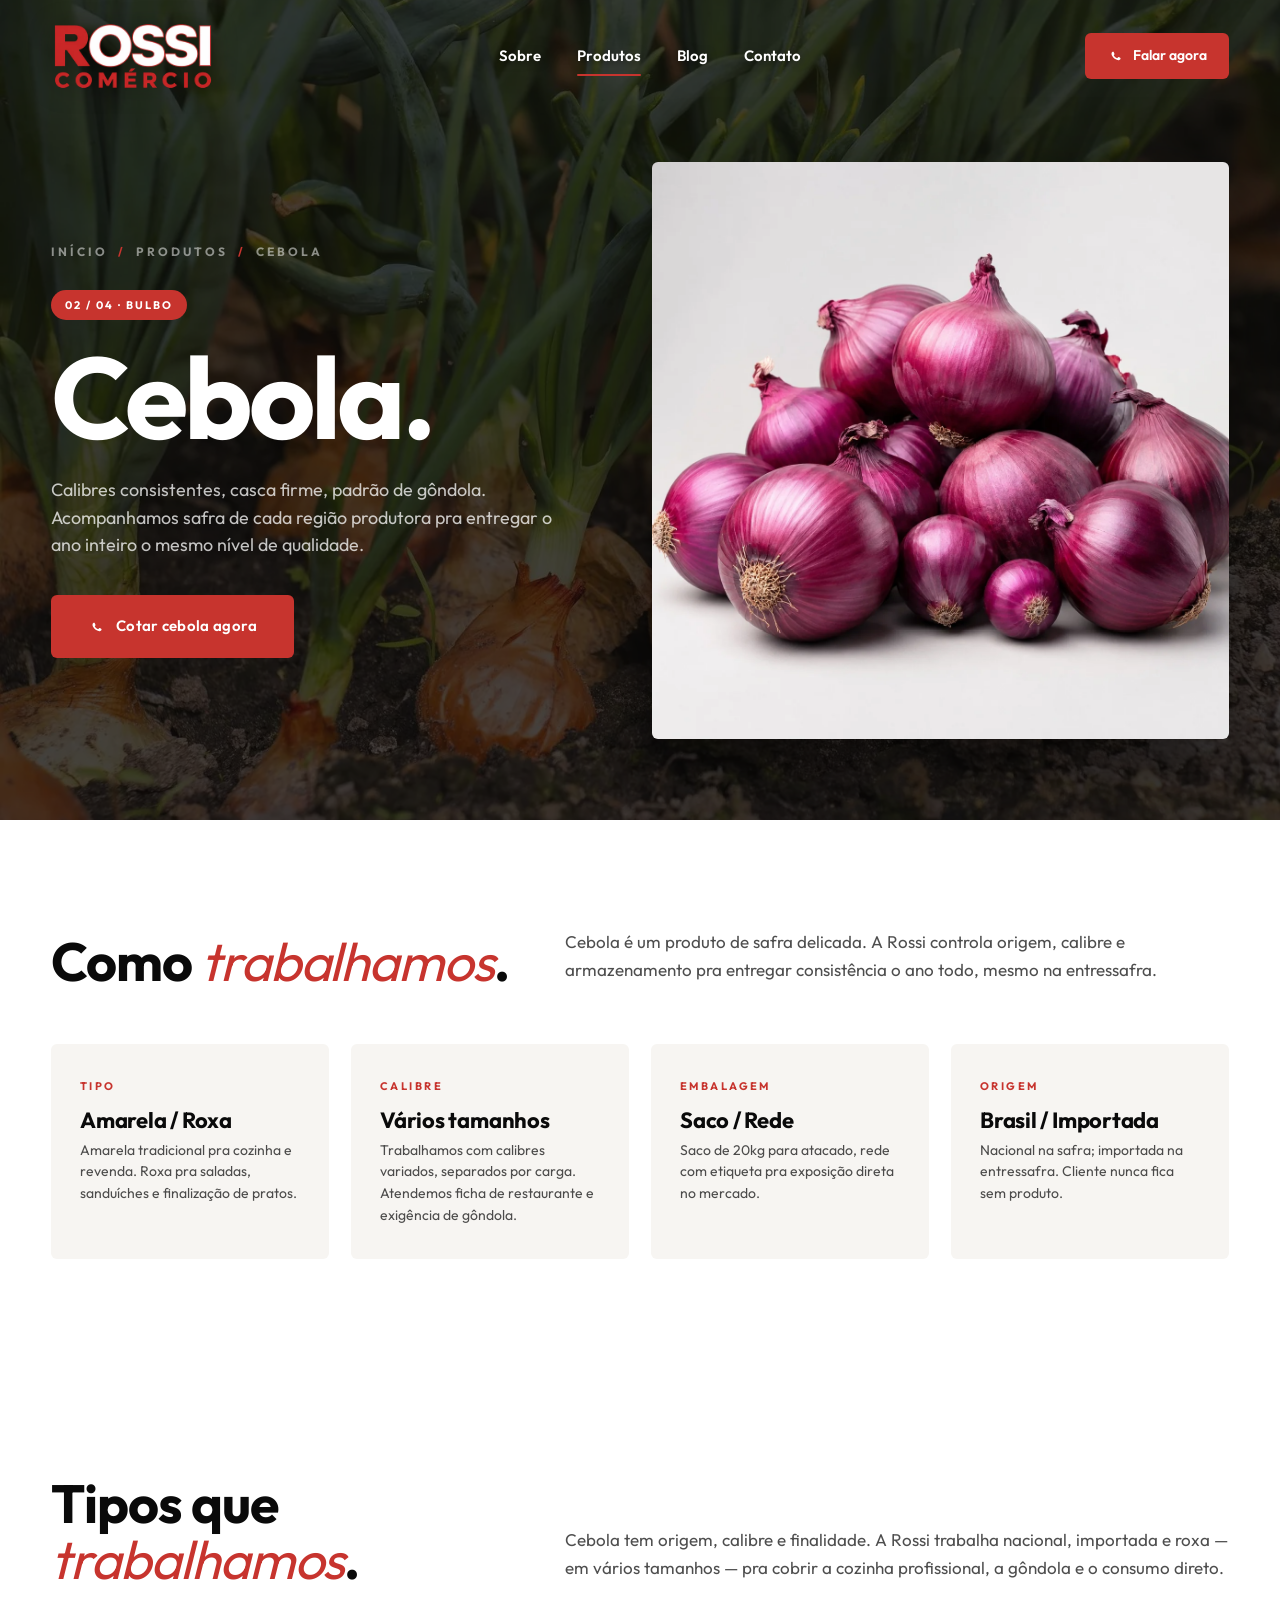
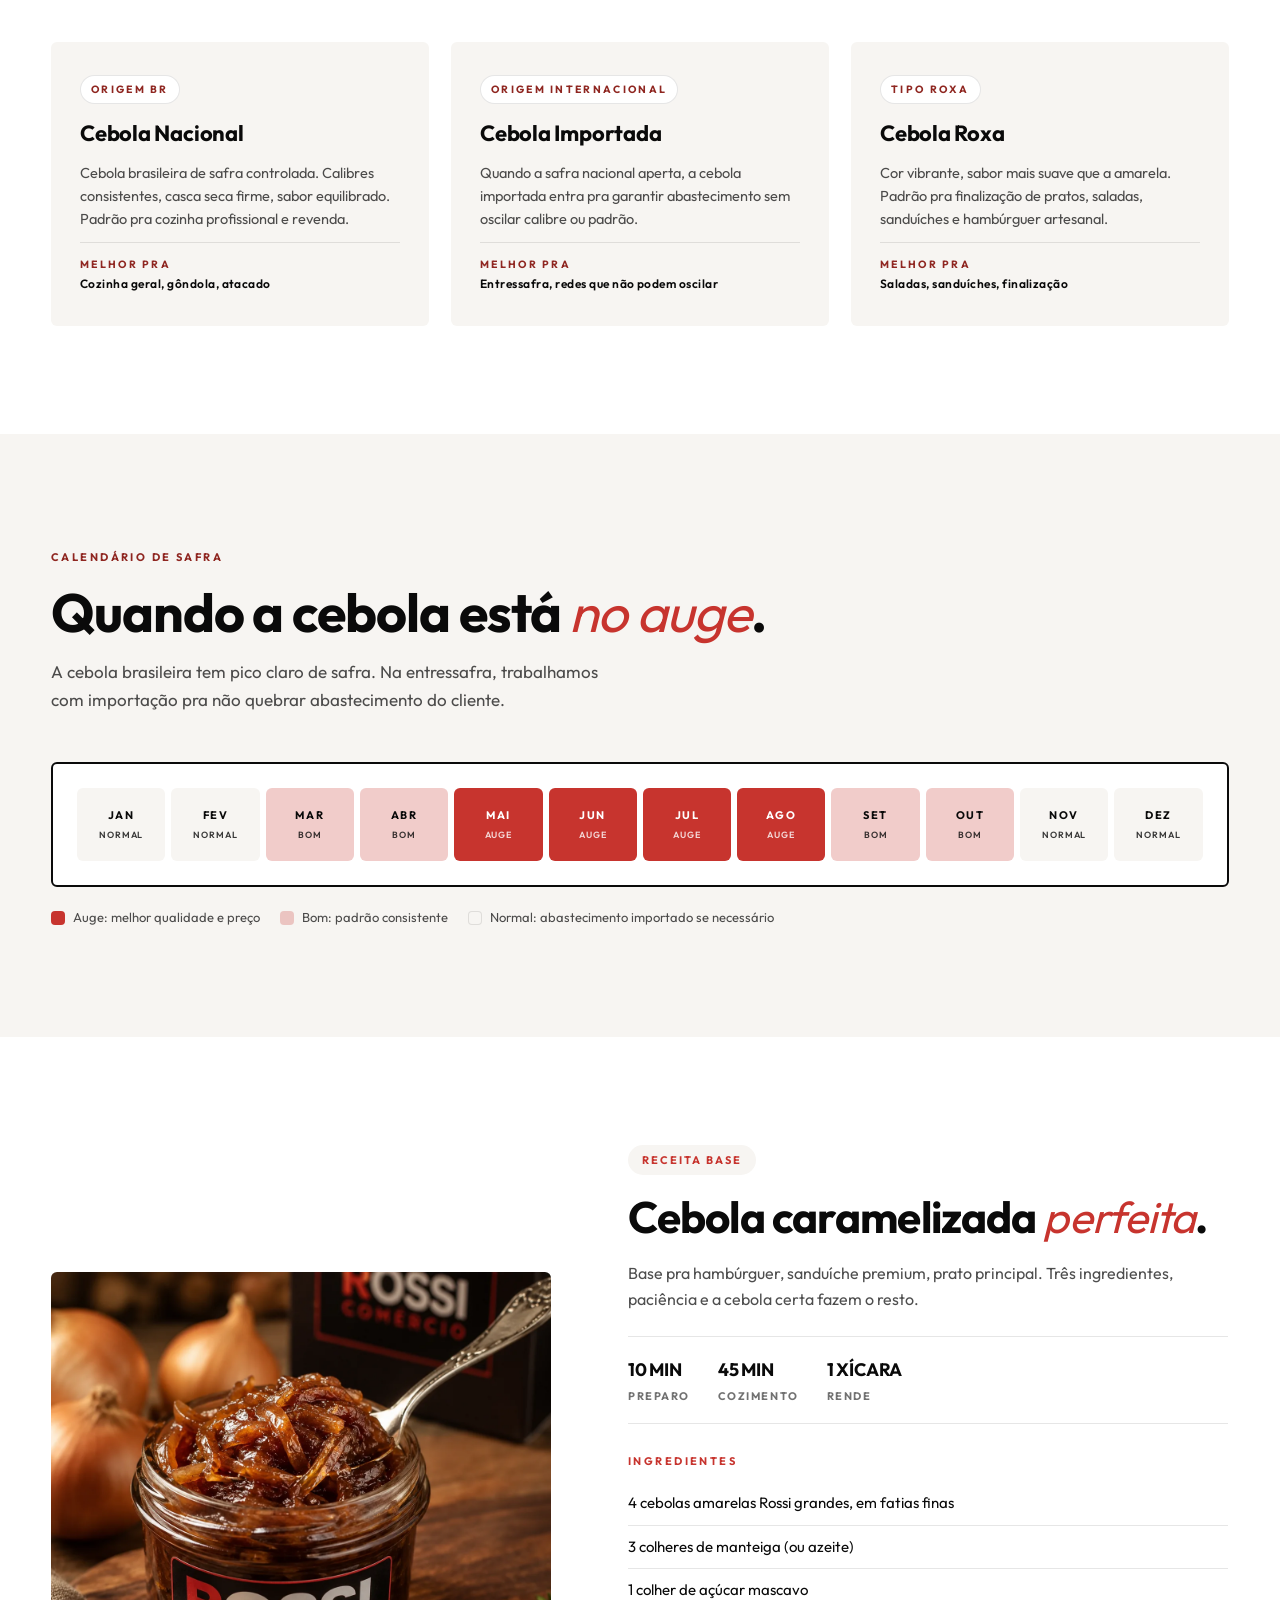
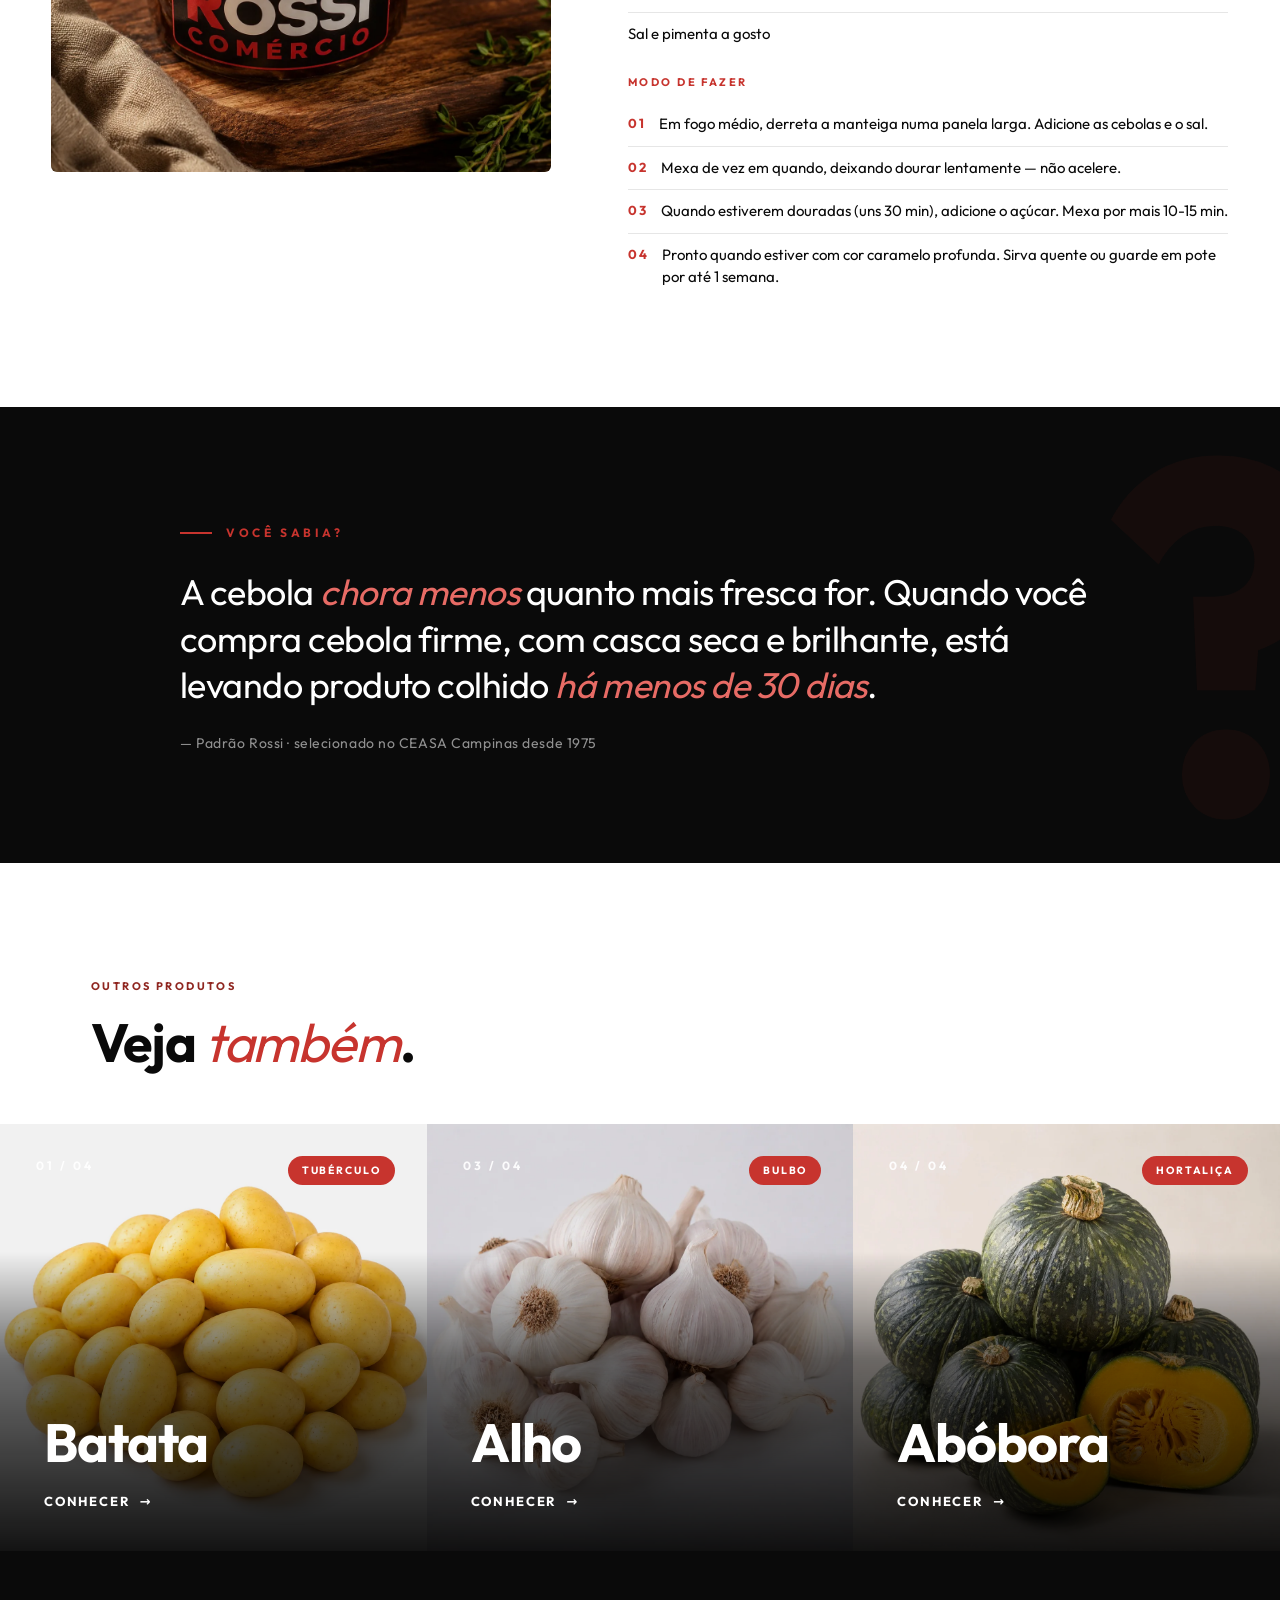
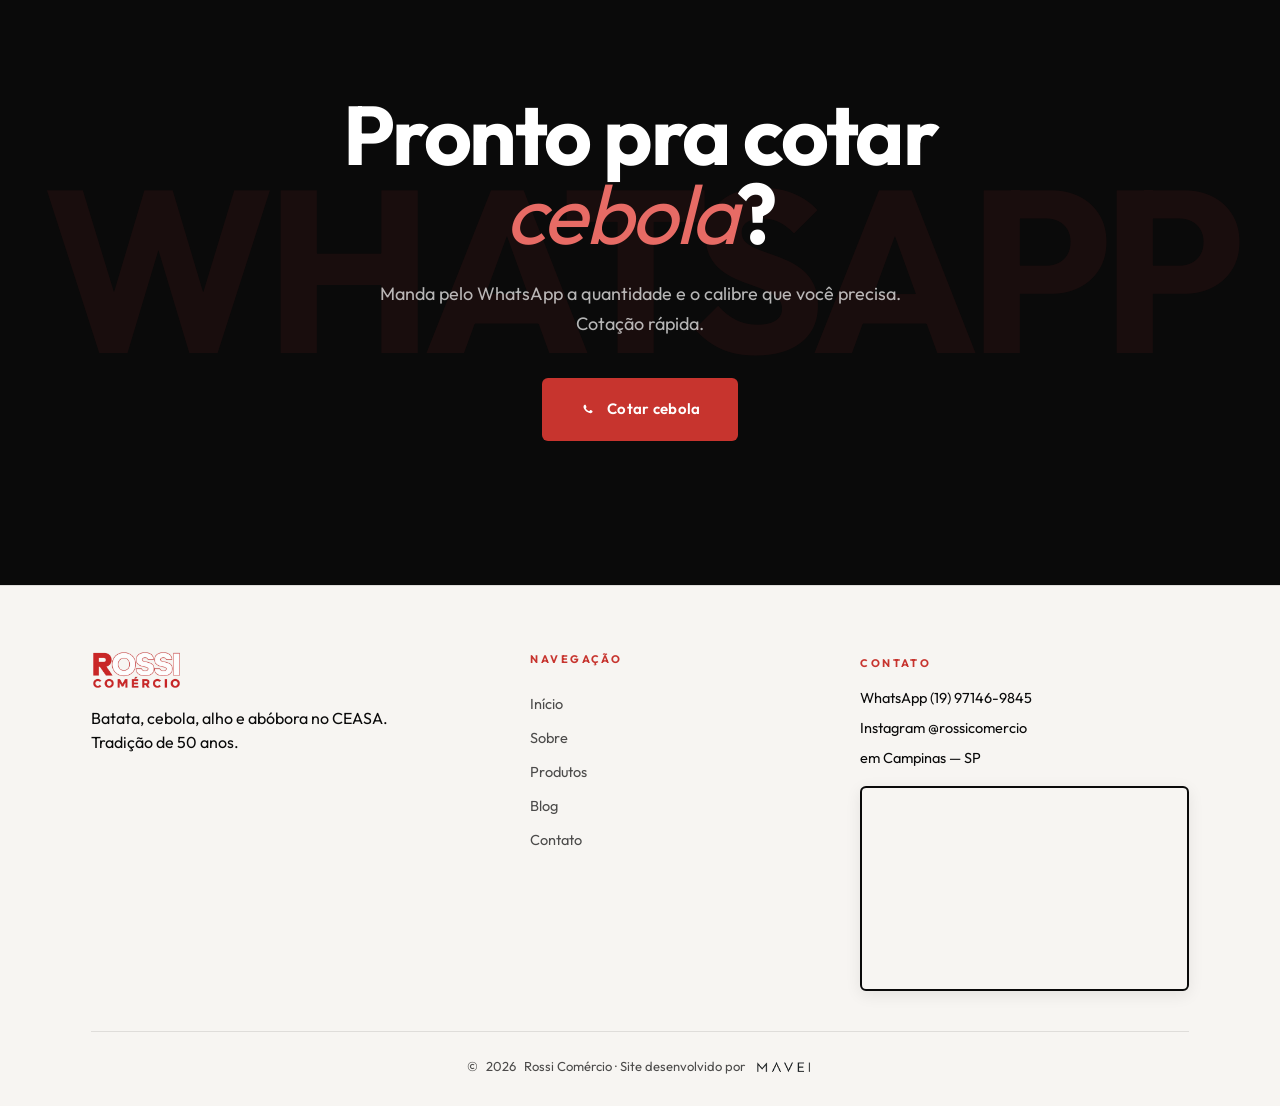
<file: produtos/cebola.html>
<!DOCTYPE html>
<html lang="pt-BR">
<head>
<meta charset="UTF-8">
<meta name="viewport" content="width=device-width, initial-scale=1.0">

<title>Cebola atacado em Campinas | Rossi Comércio · CEASA Campinas</title>
<meta name="description" content="Cebola selecionada em diferentes calibres. Atacado no CEASA Campinas para grandes redes, atacadões, restaurantes e mercados. Padrão consistente o ano todo.">
<meta name="keywords" content="cebola atacado Campinas, cebola CEASA Campinas, atacado cebola SP, fornecedor cebola Campinas">
<meta name="author" content="Rossi Comércio">
<meta name="robots" content="index, follow, max-image-preview:large">
<meta name="geo.region" content="BR-SP">
<meta name="geo.placename" content="Campinas">
<link rel="canonical" href="https://rossicomercio.com.br/produtos/cebola.html">
<link rel="alternate" hreflang="pt-BR" href="https://rossicomercio.com.br/produtos/cebola.html">
<link rel="alternate" hreflang="x-default" href="https://rossicomercio.com.br/produtos/cebola.html">
<link rel="preconnect" href="https://www.google.com" crossorigin>
<link rel="preconnect" href="https://maps.googleapis.com" crossorigin>
<link rel="dns-prefetch" href="https://wa.me">
<link rel="icon" type="image/svg+xml" href="/assets/images/favicon.svg">
<link rel="manifest" href="/manifest.json">
<meta name="theme-color" content="#0A0A0A">

<meta property="og:type" content="product">
<meta property="og:url" content="https://rossicomercio.com.br/produtos/cebola.html">
<meta property="og:title" content="Cebola no atacado | Rossi Comércio">
<meta property="og:description" content="Cebola selecionada em diferentes calibres. Atacado no CEASA Campinas desde 1975.">
<meta property="og:image" content="https://rossicomercio.com.br/assets/images/produtos/cebola.jpg">
<meta property="og:image:alt" content="Rossi Comércio — atacado de hortifruti no CEASA Campinas">
<meta property="og:locale" content="pt_BR">

<script type="application/ld+json">
{
  "@context": "https://schema.org",
  "@graph": [
    {
      "@type": "Product",
      "@id": "https://rossicomercio.com.br/produtos/cebola.html#product",
      "name": "Cebola",
      "description": "Cebola selecionada em diferentes calibres. Atacado no CEASA Campinas, padrão consistente o ano todo.",
      "category": "Hortifruti / Bulbo",
      "image": "https://rossicomercio.com.br/assets/images/produtos/cebola.jpg",
      "brand": { "@type": "Brand", "name": "Rossi Comércio" },
      "offers": {
        "@type": "Offer",
        "url": "https://rossicomercio.com.br/produtos/cebola.html",
        "priceCurrency": "BRL",
        "availability": "https://schema.org/InStock",
        "seller": { "@id": "https://rossicomercio.com.br/#organization" }
      }
    },
    {
      "@type": "BreadcrumbList",
      "itemListElement": [
        { "@type": "ListItem", "position": 1, "name": "Início", "item": "https://rossicomercio.com.br/" },
        { "@type": "ListItem", "position": 2, "name": "Produtos", "item": "https://rossicomercio.com.br/produtos/" },
        { "@type": "ListItem", "position": 3, "name": "Cebola", "item": "https://rossicomercio.com.br/produtos/cebola.html" }
      ]
    }
  ]
}
</script>

<link rel="preload" href="/fonts/fonts.css" as="style">
<link rel="stylesheet" href="/fonts/fonts.css" media="print" onload="this.media='all'">
<noscript><link rel="stylesheet" href="/fonts/fonts.css"></noscript>
<link rel="preload" href="/styles.css" as="style">
<link rel="stylesheet" href="/styles.css">
<link rel="stylesheet" href="/produtos/_produto.css">
</head>
<body>

<header class="nav" id="nav">
  <button class="nav__burger" type="button" aria-label="Abrir menu" aria-expanded="false" aria-controls="nav-overlay">
    <span></span><span></span><span></span>
  </button>
  <a href="/" class="nav__logo" aria-label="Rossi Comércio — Início">
    <picture><source srcset="/assets/images/logo-h.webp" type="image/webp"><img src="/assets/images/logo-h.png" alt="Rossi Comércio — desde 1975" width="180" height="64"></picture>
  </a>
  <nav class="nav__links" aria-label="Menu principal">
    <a href="/sobre.html">Sobre</a>
    <a href="/produtos/" aria-current="page">Produtos</a>
    <a href="/blog/">Blog</a>
    <a href="/contato.html">Contato</a>
  </nav>
  <a href="https://wa.me/5519971469845?text=Ol%C3%A1!%20Gostaria%20de%20cotar%20cebola%20com%20a%20Rossi." class="nav__cta" target="_blank" rel="noopener" data-magnetic>
    <svg class="btn-wpp-icon" viewBox="0 0 24 24" fill="currentColor" aria-hidden="true"><path d="M17.472 14.382c-.297-.149-1.758-.867-2.03-.967-.273-.099-.471-.148-.67.15-.197.297-.767.966-.94 1.164-.173.199-.347.223-.644.075-.297-.15-1.255-.463-2.39-1.475-.883-.788-1.48-1.761-1.653-2.059-.173-.297-.018-.458.13-.606.134-.133.298-.347.446-.52.149-.174.198-.298.298-.497.099-.198.05-.371-.025-.52-.075-.149-.669-1.612-.916-2.207-.242-.579-.487-.5-.669-.51-.173-.008-.371-.01-.57-.01-.198 0-.52.074-.792.372-.272.297-1.04 1.016-1.04 2.479 0 1.462 1.065 2.875 1.213 3.074.149.198 2.096 3.2 5.077 4.487.709.306 1.262.489 1.694.625.712.227 1.36.195 1.871.118.571-.085 1.758-.719 2.006-1.413.248-.694.248-1.289.173-1.413-.074-.124-.272-.198-.57-.347z"/></svg>
    Falar agora
  </a>
</header>
<div class="nav-overlay" id="nav-overlay" aria-hidden="true" inert>
  <div class="nav-overlay__inner">
    <nav class="nav-overlay__links" aria-label="Menu mobile">
    <a href="/sobre.html">Sobre</a>
    <a href="/produtos/" aria-current="page">Produtos</a>
    <a href="/blog/">Blog</a>
    <a href="/contato.html">Contato</a>
  </nav>
    <div class="nav-overlay__contact">
      <a href="https://wa.me/5519971469845?text=Ol%C3%A1!%20Vim%20pelo%20site%20da%20Rossi%20Com%C3%A9rcio." target="_blank" rel="noopener" class="nav-overlay__wpp">
        <svg viewBox="0 0 24 24" fill="currentColor" aria-hidden="true" width="20" height="20"><path d="M17.472 14.382c-.297-.149-1.758-.867-2.03-.967-.273-.099-.471-.148-.67.15-.197.297-.767.966-.94 1.164-.173.199-.347.223-.644.075-.297-.15-1.255-.463-2.39-1.475-.883-.788-1.48-1.761-1.653-2.059-.173-.297-.018-.458.13-.606.134-.133.298-.347.446-.52.149-.174.198-.298.298-.497.099-.198.05-.371-.025-.52-.075-.149-.669-1.612-.916-2.207-.242-.579-.487-.5-.669-.51-.173-.008-.371-.01-.57-.01-.198 0-.52.074-.792.372-.272.297-1.04 1.016-1.04 2.479 0 1.462 1.065 2.875 1.213 3.074.149.198 2.096 3.2 5.077 4.487.709.306 1.262.489 1.694.625.712.227 1.36.195 1.871.118.571-.085 1.758-.719 2.006-1.413.248-.694.248-1.289.173-1.413-.074-.124-.272-.198-.57-.347z"/></svg>
        (19) 97146-9845
      </a>
      <a href="https://www.instagram.com/rossicomercio/" target="_blank" rel="noopener" class="nav-overlay__ig">@rossicomercio</a>
    </div>
  </div>
</div>


<main>

<section class="produto-hero produto-hero--bg produto-hero--cebola" aria-labelledby="cebola-title">
  <div class="produto-hero__grid">
    <div data-reveal>
      <p class="produto-hero__crumb">
        <a href="/">Início</a> <span>/</span> <a href="/produtos/">Produtos</a> <span>/</span> Cebola
      </p>
      <span class="produto-hero__tag">02 / 04 · Bulbo</span>
      <h1 class="produto-hero__title" id="cebola-title">Cebola.<span class="visually-hidden"> no atacado em Campinas</span></h1>
      <p class="produto-hero__sub">Calibres consistentes, casca firme, padrão de gôndola. Acompanhamos safra de cada região produtora pra entregar o ano inteiro o mesmo nível de qualidade.</p>
      <a href="https://wa.me/5519971469845?text=Ol%C3%A1!%20Gostaria%20de%20cotar%20cebola%20com%20a%20Rossi." class="btn btn--primary btn--lg" target="_blank" rel="noopener" data-magnetic>
        <svg class="btn-wpp-icon" viewBox="0 0 24 24" fill="currentColor" aria-hidden="true"><path d="M17.472 14.382c-.297-.149-1.758-.867-2.03-.967-.273-.099-.471-.148-.67.15-.197.297-.767.966-.94 1.164-.173.199-.347.223-.644.075-.297-.15-1.255-.463-2.39-1.475-.883-.788-1.48-1.761-1.653-2.059-.173-.297-.018-.458.13-.606.134-.133.298-.347.446-.52.149-.174.198-.298.298-.497.099-.198.05-.371-.025-.52-.075-.149-.669-1.612-.916-2.207-.242-.579-.487-.5-.669-.51-.173-.008-.371-.01-.57-.01-.198 0-.52.074-.792.372-.272.297-1.04 1.016-1.04 2.479 0 1.462 1.065 2.875 1.213 3.074.149.198 2.096 3.2 5.077 4.487.709.306 1.262.489 1.694.625.712.227 1.36.195 1.871.118.571-.085 1.758-.719 2.006-1.413.248-.694.248-1.289.173-1.413-.074-.124-.272-.198-.57-.347z"/></svg>
        Cotar cebola agora
      </a>
    </div>
    <div class="produto-hero__visual" data-reveal="zoom">
      <picture><source srcset="/assets/images/produtos/cebola.webp" type="image/webp"><img src="/assets/images/produtos/cebola.jpg" alt="Cebola Rossi Comércio" width="1280" height="1600" fetchpriority="high" data-parallax="0.08"></picture>
    </div>
  </div>
</section>

<section class="produto-ficha" aria-labelledby="ficha-title-cebola">
  <div class="produto-ficha__inner">
    <div class="produto-ficha__head">
      <h2 class="section-title" id="ficha-title-cebola">Como <em style="color:var(--vermelho); font-style:italic; font-weight:400;">trabalhamos</em>.</h2>
      <p class="produto-ficha__head-lede">Cebola é um produto de safra delicada. A Rossi controla origem, calibre e armazenamento pra entregar consistência o ano todo, mesmo na entressafra.</p>
    </div>

    <div class="produto-ficha__grid">
      <div class="ficha-item" data-reveal>
        <p class="ficha-item__label">Tipo</p>
        <p class="ficha-item__value">Amarela / Roxa</p>
        <p class="ficha-item__desc">Amarela tradicional pra cozinha e revenda. Roxa pra saladas, sanduíches e finalização de pratos.</p>
      </div>
      <div class="ficha-item" data-reveal data-reveal-delay="100">
        <p class="ficha-item__label">Calibre</p>
        <p class="ficha-item__value">Vários tamanhos</p>
        <p class="ficha-item__desc">Trabalhamos com calibres variados, separados por carga. Atendemos ficha de restaurante e exigência de gôndola.</p>
      </div>
      <div class="ficha-item" data-reveal data-reveal-delay="200">
        <p class="ficha-item__label">Embalagem</p>
        <p class="ficha-item__value">Saco / Rede</p>
        <p class="ficha-item__desc">Saco de 20kg para atacado, rede com etiqueta pra exposição direta no mercado.</p>
      </div>
      <div class="ficha-item" data-reveal data-reveal-delay="300">
        <p class="ficha-item__label">Origem</p>
        <p class="ficha-item__value">Brasil / Importada</p>
        <p class="ficha-item__desc">Nacional na safra; importada na entressafra. Cliente nunca fica sem produto.</p>
      </div>
    </div>
  </div>
</section>

<!-- VARIAÇÕES TRABALHADAS -->
<section class="variations" aria-labelledby="variations-cebola">
  <div class="variations__inner">
    <div class="variations__head">
      <h2 class="section-title" id="variations-cebola">Tipos que <em style="color:var(--vermelho); font-style:italic; font-weight:400;">trabalhamos</em>.</h2>
      <p class="variations__head-lede">Cebola tem origem, calibre e finalidade. A Rossi trabalha nacional, importada e roxa — em vários tamanhos — pra cobrir a cozinha profissional, a gôndola e o consumo direto.</p>
    </div>
    <div class="variations__grid">
      <article class="variation" data-reveal>
        <span class="variation__badge">Origem BR</span>
        <h3 class="variation__name">Cebola Nacional</h3>
        <p class="variation__desc">Cebola brasileira de safra controlada. Calibres consistentes, casca seca firme, sabor equilibrado. Padrão pra cozinha profissional e revenda.</p>
        <div class="variation__use">
          <div><strong>Melhor pra</strong>Cozinha geral, gôndola, atacado</div>
        </div>
      </article>
      <article class="variation" data-reveal data-reveal-delay="100">
        <span class="variation__badge">Origem internacional</span>
        <h3 class="variation__name">Cebola Importada</h3>
        <p class="variation__desc">Quando a safra nacional aperta, a cebola importada entra pra garantir abastecimento sem oscilar calibre ou padrão.</p>
        <div class="variation__use">
          <div><strong>Melhor pra</strong>Entressafra, redes que não podem oscilar</div>
        </div>
      </article>
      <article class="variation" data-reveal data-reveal-delay="200">
        <span class="variation__badge">Tipo roxa</span>
        <h3 class="variation__name">Cebola Roxa</h3>
        <p class="variation__desc">Cor vibrante, sabor mais suave que a amarela. Padrão pra finalização de pratos, saladas, sanduíches e hambúrguer artesanal.</p>
        <div class="variation__use">
          <div><strong>Melhor pra</strong>Saladas, sanduíches, finalização</div>
        </div>
      </article>
    </div>
  </div>
</section>

<section class="safra" aria-labelledby="safra-title-cebola">
  <div class="safra__inner">
    <div class="safra__head">
      <p class="eyebrow" data-reveal>Calendário de safra</p>
      <h2 class="section-title" id="safra-title-cebola" data-reveal>
        Quando a cebola está <em style="color:var(--vermelho); font-style:italic; font-weight:400;">no auge</em>.
      </h2>
      <p class="section-sub" data-reveal data-reveal-delay="120">A cebola brasileira tem pico claro de safra. Na entressafra, trabalhamos com importação pra não quebrar abastecimento do cliente.</p>
    </div>

    <div class="safra__calendar" data-reveal>
      <div class="safra__month"><span class="safra__month-name">Jan</span><span class="safra__month-label">Normal</span></div>
      <div class="safra__month"><span class="safra__month-name">Fev</span><span class="safra__month-label">Normal</span></div>
      <div class="safra__month safra__month--mid"><span class="safra__month-name">Mar</span><span class="safra__month-label">Bom</span></div>
      <div class="safra__month safra__month--mid"><span class="safra__month-name">Abr</span><span class="safra__month-label">Bom</span></div>
      <div class="safra__month safra__month--high"><span class="safra__month-name">Mai</span><span class="safra__month-label">Auge</span></div>
      <div class="safra__month safra__month--high"><span class="safra__month-name">Jun</span><span class="safra__month-label">Auge</span></div>
      <div class="safra__month safra__month--high"><span class="safra__month-name">Jul</span><span class="safra__month-label">Auge</span></div>
      <div class="safra__month safra__month--high"><span class="safra__month-name">Ago</span><span class="safra__month-label">Auge</span></div>
      <div class="safra__month safra__month--mid"><span class="safra__month-name">Set</span><span class="safra__month-label">Bom</span></div>
      <div class="safra__month safra__month--mid"><span class="safra__month-name">Out</span><span class="safra__month-label">Bom</span></div>
      <div class="safra__month"><span class="safra__month-name">Nov</span><span class="safra__month-label">Normal</span></div>
      <div class="safra__month"><span class="safra__month-name">Dez</span><span class="safra__month-label">Normal</span></div>
    </div>
    <div class="safra__legend">
      <div class="safra__legend-item"><span class="safra__legend-dot" style="background:var(--vermelho);"></span> Auge: melhor qualidade e preço</div>
      <div class="safra__legend-item"><span class="safra__legend-dot" style="background:rgba(199,52,46,.25);"></span> Bom: padrão consistente</div>
      <div class="safra__legend-item"><span class="safra__legend-dot" style="background:var(--off-white); border:1px solid var(--borda);"></span> Normal: abastecimento importado se necessário</div>
    </div>
  </div>
</section>

<section class="receita" aria-labelledby="receita-cebola-title">
  <div class="receita__inner">
    <div class="receita__visual" data-reveal="left">
      <picture>
        <source media="(max-width: 760px)" srcset="/assets/images/produtos/receita-cebola-640.webp" type="image/webp">
        <source srcset="/assets/images/produtos/receita-cebola.webp" type="image/webp">
        <source media="(max-width: 760px)" srcset="/assets/images/produtos/receita-cebola-640.jpg">
        <img src="/assets/images/produtos/receita-cebola.jpg" alt="Cebola caramelizada dourada em panela" width="1400" height="1400" loading="lazy">
      </picture>
    </div>
    <div class="receita__content" data-reveal data-reveal-delay="150">
      <span class="receita__tag">Receita base</span>
      <h2 class="receita__title" id="receita-cebola-title">Cebola caramelizada <em>perfeita</em>.</h2>
      <p style="font-size:16px; color:var(--texto-suave); line-height:1.65;">Base pra hambúrguer, sanduíche premium, prato principal. Três ingredientes, paciência e a cebola certa fazem o resto.</p>

      <div class="receita__meta">
        <div class="receita__meta-item"><strong>10 min</strong>Preparo</div>
        <div class="receita__meta-item"><strong>45 min</strong>Cozimento</div>
        <div class="receita__meta-item"><strong>1 xícara</strong>Rende</div>
      </div>

      <div class="receita__ingredientes">
        <p class="receita__sub">Ingredientes</p>
        <ul class="receita__list">
          <li>4 cebolas amarelas Rossi grandes, em fatias finas</li>
          <li>3 colheres de manteiga (ou azeite)</li>
          <li>1 colher de açúcar mascavo</li>
          <li>Sal e pimenta a gosto</li>
        </ul>
      </div>

      <div class="receita__modo">
        <p class="receita__sub">Modo de fazer</p>
        <ol class="receita__list receita__list--num">
          <li>Em fogo médio, derreta a manteiga numa panela larga. Adicione as cebolas e o sal.</li>
          <li>Mexa de vez em quando, deixando dourar lentamente — não acelere.</li>
          <li>Quando estiverem douradas (uns 30 min), adicione o açúcar. Mexa por mais 10-15 min.</li>
          <li>Pronto quando estiver com cor caramelo profunda. Sirva quente ou guarde em pote por até 1 semana.</li>
        </ol>
      </div>
    </div>
  </div>
</section>

<section class="curiosidade" aria-labelledby="curio-cebola-title">
  <div class="curiosidade__inner">
    <p class="curiosidade__label" data-reveal>Você sabia?</p>
    <h2 class="curiosidade__text" id="curio-cebola-title" data-reveal data-reveal-delay="150">
      A cebola <em>chora menos</em> quanto mais fresca for. Quando você compra cebola firme, com casca seca e brilhante, está levando produto colhido <em>há menos de 30 dias</em>.
    </h2>
    <p style="font-size:14px; color:rgba(255,255,255,.55); letter-spacing:.04em;" data-reveal data-reveal-delay="300">— Padrão Rossi · selecionado no CEASA Campinas desde 1975</p>
  </div>
</section>

<!-- BLOG-BRIDGE:START — Reativar quando blog tiver posts publicados. Trocar comentario por: secao + posts. -->
<!--
<section class="blog-bridge" aria-labelledby="blog-bridge-cebola-title">
  <div class="blog-bridge__inner">
    <div data-reveal>
      <p class="eyebrow">Quer aprender mais?</p>
      <h2 class="section-title" id="blog-bridge-cebola-title">No <em>blog</em>.</h2>
      <p>Receitas com cebola, como armazenar sem mofar, calendário de safra, dicas de calibre para cada prato.</p>
    </div>
    <div class="blog-bridge__list" data-reveal="right">
      <a href="/blog/"><div><small>Receita</small><strong>5 maneiras de usar cebola caramelizada na cozinha</strong></div></a>
      <a href="/blog/"><div><small>Como armazenar</small><strong>Como guardar cebola sem que mofe ou brote</strong></div></a>
      <a href="/blog/"><div><small>Compra inteligente</small><strong>Cebola nacional vs importada: quando vale cada uma</strong></div></a>
    </div>
  </div>
</section>
-->
<!-- BLOG-BRIDGE:END -->

<section class="outros-produtos" aria-labelledby="outros-cebola-title">
  <div class="outros-produtos__head">
    <p class="eyebrow" data-reveal>Outros produtos</p>
    <h2 class="section-title" id="outros-cebola-title" data-reveal>Veja <em>também</em>.</h2>
  </div>
  <div class="outros-produtos__grid">
    <a href="/produtos/batata.html" class="product-edit-card">
      <div class="product-edit-card__media"><picture><source srcset="/assets/images/produtos/batata.webp" type="image/webp"><img src="/assets/images/produtos/batata.jpg" alt="Batata Rossi" width="1254" height="1254" loading="lazy"></picture></div>
      <div class="product-edit-card__overlay"></div>
      <span class="product-edit-card__num">01 / 04</span><span class="product-edit-card__tag">Tubérculo</span>
      <div class="product-edit-card__body"><h3 class="product-edit-card__title">Batata</h3><span class="product-edit-card__cta">Conhecer</span></div>
    </a>
    <a href="/produtos/alho.html" class="product-edit-card">
      <div class="product-edit-card__media"><picture><source srcset="/assets/images/produtos/alho.webp" type="image/webp"><img src="/assets/images/produtos/alho.jpg" alt="Alho Rossi" width="1254" height="1254" loading="lazy"></picture></div>
      <div class="product-edit-card__overlay"></div>
      <span class="product-edit-card__num">03 / 04</span><span class="product-edit-card__tag">Bulbo</span>
      <div class="product-edit-card__body"><h3 class="product-edit-card__title">Alho</h3><span class="product-edit-card__cta">Conhecer</span></div>
    </a>
    <a href="/produtos/abobora-cabotia.html" class="product-edit-card">
      <div class="product-edit-card__media"><picture><source srcset="/assets/images/produtos/abobora.webp" type="image/webp"><img src="/assets/images/produtos/abobora.jpg" alt="Abóbora cabotiá Rossi" width="1254" height="1254" loading="lazy"></picture></div>
      <div class="product-edit-card__overlay"></div>
      <span class="product-edit-card__num">04 / 04</span><span class="product-edit-card__tag">Hortaliça</span>
      <div class="product-edit-card__body"><h3 class="product-edit-card__title">Abóbora</h3><span class="product-edit-card__cta">Conhecer</span></div>
    </a>
  </div>
</section>

<section class="cta-hero" aria-labelledby="cta-cebola-title">
  <div class="cta-hero__inner">
    <h2 class="cta-hero__title" id="cta-cebola-title" data-reveal>Pronto pra cotar<br><em>cebola</em>?</h2>
    <p class="cta-hero__sub" data-reveal data-reveal-delay="200">Manda pelo WhatsApp a quantidade e o calibre que você precisa. Cotação rápida.</p>
    <a href="https://wa.me/5519971469845?text=Ol%C3%A1!%20Gostaria%20de%20cotar%20cebola%20com%20a%20Rossi." class="btn btn--primary btn--lg" target="_blank" rel="noopener" data-magnetic data-reveal data-reveal-delay="350">
      <svg class="btn-wpp-icon" viewBox="0 0 24 24" fill="currentColor" aria-hidden="true"><path d="M17.472 14.382c-.297-.149-1.758-.867-2.03-.967-.273-.099-.471-.148-.67.15-.197.297-.767.966-.94 1.164-.173.199-.347.223-.644.075-.297-.15-1.255-.463-2.39-1.475-.883-.788-1.48-1.761-1.653-2.059-.173-.297-.018-.458.13-.606.134-.133.298-.347.446-.52.149-.174.198-.298.298-.497.099-.198.05-.371-.025-.52-.075-.149-.669-1.612-.916-2.207-.242-.579-.487-.5-.669-.51-.173-.008-.371-.01-.57-.01-.198 0-.52.074-.792.372-.272.297-1.04 1.016-1.04 2.479 0 1.462 1.065 2.875 1.213 3.074.149.198 2.096 3.2 5.077 4.487.709.306 1.262.489 1.694.625.712.227 1.36.195 1.871.118.571-.085 1.758-.719 2.006-1.413.248-.694.248-1.289.173-1.413-.074-.124-.272-.198-.57-.347z"/></svg>
      Cotar cebola
    </a>
  </div>
</section>

</main>

<footer class="footer">
  <div class="container">
    <div class="footer-grid">
      <div>
        <div class="footer__logo"><picture><source srcset="/assets/images/logo.webp" type="image/webp"><img src="/assets/images/logo.png" alt="Rossi Comércio" width="120" height="40"></picture></div>
        <p class="footer-tagline">Batata, cebola, alho e abóbora no CEASA. Tradição de 50 anos.</p>
      </div>
      <nav class="footer-nav" aria-label="Rodapé">
        <p class="eyebrow">Navegação</p>
        <a href="/">Início</a><a href="/sobre.html">Sobre</a><a href="/produtos/">Produtos</a><a href="/blog/">Blog</a><a href="/contato.html">Contato</a>
      </nav>
      <div>
        <p class="eyebrow">Contato</p>
        <p class="footer-contact">
          <a href="https://wa.me/5519971469845" target="_blank" rel="noopener">WhatsApp (19) 97146-9845</a>
          <a href="https://www.instagram.com/rossicomercio/" target="_blank" rel="noopener">Instagram @rossicomercio</a>
          <a href="https://www.google.com/maps/search/CEASA+Campinas" target="_blank" rel="noopener">em Campinas — SP</a>
        </p>
        <div class="footer__map" aria-label="Localização no nosso ponto">
          <iframe src="https://www.google.com/maps?q=CEASA+Campinas&output=embed" loading="lazy" referrerpolicy="no-referrer-when-downgrade" title="CEASA Campinas no Google Maps"></iframe>
        </div>
      </div>
    </div>
    <p class="footer-credit">© <span data-year>2026</span> Rossi Comércio · Site desenvolvido por
      <a href="https://www.mavei.com.br" target="_blank" rel="noopener" class="mavei-credit">
        <picture><source srcset="/assets/mavei-logo.webp" type="image/webp"><img src="/assets/mavei-logo.png" alt="MAVEI Digital" class="mavei-credit__logo" width="200" height="52" loading="lazy"></picture>
      </a>
    </p>
  </div>
</footer>

<script src="/main.js" defer></script>
<script src="/animations.js" defer></script>
<a class="fab-wpp" id="fab-wpp" href="https://wa.me/5519971469845?text=Ol%C3%A1!%20Vim%20pelo%20site%20da%20Rossi%20Com%C3%A9rcio." target="_blank" rel="noopener" aria-label="Falar com a Rossi Comércio pelo WhatsApp">
  <svg viewBox="0 0 24 24" aria-hidden="true"><path d="M17.472 14.382c-.297-.149-1.758-.867-2.03-.967-.273-.099-.471-.148-.67.15-.197.297-.767.966-.94 1.164-.173.199-.347.223-.644.075-.297-.15-1.255-.463-2.39-1.475-.883-.788-1.48-1.761-1.653-2.059-.173-.297-.018-.458.13-.606.134-.133.298-.347.446-.52.149-.174.198-.298.298-.497.099-.198.05-.371-.025-.52-.075-.149-.669-1.612-.916-2.207-.242-.579-.487-.5-.669-.51-.173-.008-.371-.01-.57-.01-.198 0-.52.074-.792.372-.272.297-1.04 1.016-1.04 2.479 0 1.462 1.065 2.875 1.213 3.074.149.198 2.096 3.2 5.077 4.487.709.306 1.262.489 1.694.625.712.227 1.36.195 1.871.118.571-.085 1.758-.719 2.006-1.413.248-.694.248-1.289.173-1.413-.074-.124-.272-.198-.57-.347zm-5.421 7.403h-.004a9.87 9.87 0 01-5.031-1.378l-.361-.214-3.741.982.998-3.648-.235-.374a9.86 9.86 0 01-1.51-5.26c.001-5.45 4.436-9.884 9.888-9.884 2.64 0 5.122 1.03 6.988 2.898a9.825 9.825 0 012.893 6.994c-.003 5.45-4.437 9.884-9.885 9.884zm8.413-18.297A11.815 11.815 0 0012.05 0C5.495 0 .16 5.335.157 11.892c0 2.096.547 4.142 1.588 5.945L.057 24l6.305-1.654a11.882 11.882 0 005.683 1.448h.005c6.554 0 11.89-5.335 11.893-11.893a11.821 11.821 0 00-3.48-8.413z"/></svg>
</a>
</body>
</html>
</file>
<file: fonts/fonts.css>
/* ============================================================
   Fontes self-hosted Rossi Comércio
   Outfit (display + texto) — match preciso com tipografia do logo.
   Servir do mesmo domínio elimina round-trip TLS + DNS extra.

   Pesos cobertos:
   - Outfit 400 (regular), 600 (semibold), 700 (bold)
   ============================================================ */

/* ── Outfit 400 ────────────────────────────────────────────── */
@font-face {
  font-family: 'Outfit';
  font-style: normal;
  font-weight: 400;
  font-display: swap;
  src: url('/fonts/outfit-400-latin-ext.woff2') format('woff2');
  unicode-range: U+0100-02BA, U+02BD-02C5, U+02C7-02CC, U+02CE-02D7, U+02DD-02FF, U+0304, U+0308, U+0329, U+1D00-1DBF, U+1E00-1E9F, U+1EF2-1EFF, U+2020, U+20A0-20AB, U+20AD-20C0, U+2113, U+2C60-2C7F, U+A720-A7FF;
}
@font-face {
  font-family: 'Outfit';
  font-style: normal;
  font-weight: 400;
  font-display: swap;
  src: url('/fonts/outfit-400-latin.woff2') format('woff2');
  unicode-range: U+0000-00FF, U+0131, U+0152-0153, U+02BB-02BC, U+02C6, U+02DA, U+02DC, U+0304, U+0308, U+0329, U+2000-206F, U+20AC, U+2122, U+2191, U+2193, U+2212, U+2215, U+FEFF, U+FFFD;
}

/* ── Outfit 600 ────────────────────────────────────────────── */
@font-face {
  font-family: 'Outfit';
  font-style: normal;
  font-weight: 600;
  font-display: swap;
  src: url('/fonts/outfit-600-latin-ext.woff2') format('woff2');
  unicode-range: U+0100-02BA, U+02BD-02C5, U+02C7-02CC, U+02CE-02D7, U+02DD-02FF, U+0304, U+0308, U+0329, U+1D00-1DBF, U+1E00-1E9F, U+1EF2-1EFF, U+2020, U+20A0-20AB, U+20AD-20C0, U+2113, U+2C60-2C7F, U+A720-A7FF;
}
@font-face {
  font-family: 'Outfit';
  font-style: normal;
  font-weight: 600;
  font-display: swap;
  src: url('/fonts/outfit-600-latin.woff2') format('woff2');
  unicode-range: U+0000-00FF, U+0131, U+0152-0153, U+02BB-02BC, U+02C6, U+02DA, U+02DC, U+0304, U+0308, U+0329, U+2000-206F, U+20AC, U+2122, U+2191, U+2193, U+2212, U+2215, U+FEFF, U+FFFD;
}

/* ── Outfit 700 (display) ──────────────────────────────────── */
@font-face {
  font-family: 'Outfit';
  font-style: normal;
  font-weight: 700;
  font-display: swap;
  src: url('/fonts/outfit-700-latin-ext.woff2') format('woff2');
  unicode-range: U+0100-02BA, U+02BD-02C5, U+02C7-02CC, U+02CE-02D7, U+02DD-02FF, U+0304, U+0308, U+0329, U+1D00-1DBF, U+1E00-1E9F, U+1EF2-1EFF, U+2020, U+20A0-20AB, U+20AD-20C0, U+2113, U+2C60-2C7F, U+A720-A7FF;
}
@font-face {
  font-family: 'Outfit';
  font-style: normal;
  font-weight: 700;
  font-display: swap;
  src: url('/fonts/outfit-700-latin.woff2') format('woff2');
  unicode-range: U+0000-00FF, U+0131, U+0152-0153, U+02BB-02BC, U+02C6, U+02DA, U+02DC, U+0304, U+0308, U+0329, U+2000-206F, U+20AC, U+2122, U+2191, U+2193, U+2212, U+2215, U+FEFF, U+FFFD;
}
</file>
<file: styles.css>
/* ============================================================
   Rossi Comércio — identidade visual
   Paleta fiel ao logo: preto, branco, vermelho-tijolo.
   Tipografia: Outfit (400/600/700) — mesma do logo.
   ============================================================ */

/* ── Page transitions: fade-in só na primeira <section>
       (NUNCA no body, senão quebra position:fixed do nav no iOS Safari) ── */
@keyframes page-fade-in {
  from { opacity: 0; }
  to   { opacity: 1; }
}
main > section:first-child,
body > section:first-of-type {
  animation: page-fade-in .45s ease both;
}

/* ── Scroll reveal ─────────────────────────────────────────── */
[data-reveal] {
  opacity: 0;
  transform: translateY(28px);
  transition: opacity .8s cubic-bezier(.2,.7,.2,1), transform .8s cubic-bezier(.2,.7,.2,1);
  will-change: opacity, transform;
}
[data-reveal="fade"]  { transform: none; }
[data-reveal="left"]  { transform: translateX(-28px); }
[data-reveal="right"] { transform: translateX(28px); }
[data-reveal="zoom"]  { transform: scale(.96); }
[data-reveal].is-revealed { opacity: 1; transform: none; }

/* split words (data-split) */
.split-word {
  display: inline-block;
  opacity: 0;
  transform: translateY(20px);
  transition: opacity .6s ease, transform .6s cubic-bezier(.2,.7,.2,1);
}
[data-reveal].is-revealed .split-word,
.is-revealed > .split-word { opacity: 1; transform: none; }

@media (prefers-reduced-motion: reduce) {
  [data-reveal], [data-reveal].is-revealed,
  main > section:first-child, body > section:first-of-type,
  .split-word { opacity: 1 !important; transform: none !important; transition: none !important; animation: none !important; }
}

:root {
  --preto:       #0A0A0A;
  --branco:      #FFFFFF;
  --vermelho:    #C7342E;       /* destaque visual em blocos grandes */
  --vermelho-d:  #A32822;       /* hover, e tambem usado pra texto AA */
  --vermelho-tx: #8F2620;       /* texto pequeno sobre branco — passa AA (5.0:1) */
  --vermelho-on-preto: #E76B65; /* vermelho mais claro pra textos sobre preto — passa AA (6.3:1) */
  --off-white:   #F7F5F2;       /* alternar seções sem brigar com branco */

  --texto:       #0A0A0A;
  --texto-suave: rgba(10,10,10,.72);          /* era .62, agora passa AA */
  --texto-mais-suave: rgba(10,10,10,.58);     /* era .42, agora passa AA */
  --borda:       rgba(10,10,10,.10);

  --sans:  'Outfit', system-ui, -apple-system, 'Segoe UI', Roboto, sans-serif;

  --gutter: clamp(20px, 4vw, 72px);
  --max-w:  1200px;
  --radius: 6px;
}

/* ── Reset ───────────────────────────────────────────────── */
*, *::before, *::after { box-sizing: border-box; margin: 0; padding: 0; }
html { scroll-behavior: smooth; }
body {
  background: var(--branco);
  color: var(--texto);
  font-family: var(--sans);
  font-size: 16px;
  line-height: 1.65;
  font-weight: 400;
  -webkit-font-smoothing: antialiased;
  text-rendering: optimizeLegibility;
}
img, video, svg { display: block; max-width: 100%; height: auto; }
a { color: inherit; text-decoration: none; }
ul, ol { list-style: none; }
::selection { background: var(--vermelho); color: var(--branco); }

/* Visually hidden (so pra leitor de tela / SEO) */
.visually-hidden {
  position: absolute !important;
  width: 1px;
  height: 1px;
  padding: 0;
  margin: -1px;
  overflow: hidden;
  clip: rect(0,0,0,0);
  white-space: nowrap;
  border: 0;
}

/* ── Utilitários ─────────────────────────────────────────── */
.container { max-width: var(--max-w); margin: 0 auto; padding: 0 var(--gutter); }

.eyebrow {
  font-family: var(--sans);
  font-size: 11px;
  font-weight: 700;
  letter-spacing: .22em;
  text-transform: uppercase;
  color: var(--vermelho-tx);
  margin-bottom: 18px;
  display: inline-block;
}

.section-title {
  font-family: var(--sans);
  font-size: clamp(32px, 4.2vw, 56px);
  font-weight: 700;
  line-height: 1.05;
  letter-spacing: -.02em;
  margin-bottom: 18px;
  color: var(--texto);
}

.section-sub {
  font-size: 17px;
  color: var(--texto-suave);
  max-width: 580px;
  margin-bottom: 48px;
  font-weight: 400;
}

.highlight { color: var(--vermelho); }

/* ── Botões ──────────────────────────────────────────────── */
.btn {
  display: inline-flex;
  align-items: center;
  justify-content: center;
  gap: 10px;
  font-family: var(--sans);
  font-size: 14px;
  font-weight: 600;
  letter-spacing: .02em;
  padding: 14px 28px;
  cursor: pointer;
  transition: transform .15s ease, background .2s, color .2s, border-color .2s;
  border: 1.5px solid transparent;
  border-radius: var(--radius);
  white-space: nowrap;
}
.btn:hover { transform: translateY(-1px); }

.btn--primary {
  background: var(--vermelho);
  color: var(--branco);
}
.btn--primary:hover { background: var(--vermelho-d); }

.btn--ghost {
  background: transparent;
  color: var(--texto);
  border-color: var(--borda);
}
.btn--ghost:hover { border-color: var(--vermelho); color: var(--vermelho); }

.btn--dark {
  background: var(--preto);
  color: var(--branco);
}
.btn--dark:hover { background: #222; }

.btn--lg { padding: 18px 36px; font-size: 15px; }

/* Ícone WhatsApp embutido */
.btn-wpp-icon {
  width: 18px;
  height: 18px;
  flex-shrink: 0;
}

/* ── Nav (transparente no topo, preto ao rolar) ──────────── */
.nav {
  position: fixed;
  top: 0;
  left: 0;
  right: 0;
  z-index: 100;
  display: flex;
  align-items: center;
  justify-content: space-between;
  padding: 20px var(--gutter);
  background: transparent;
  border-bottom: 1px solid transparent;
  transition: padding .3s ease, background .3s ease, border-color .3s ease, box-shadow .3s ease, backdrop-filter .3s ease;
}

/* Hamburguer mobile (escondido no desktop) */
.nav__burger {
  display: none;
  background: transparent;
  border: 0;
  padding: 10px;
  cursor: pointer;
  width: 44px;
  height: 44px;
  flex-direction: column;
  justify-content: center;
  align-items: center;
  gap: 6px;
  z-index: 102;
  position: relative;
}
.nav__burger span {
  display: block;
  width: 22px;
  height: 2px;
  background: var(--branco);
  border-radius: 2px;
  transition: transform .3s ease, opacity .25s ease, background .25s ease;
  transform-origin: center;
}
.nav--scrolled .nav__burger span { background: var(--branco); }
.nav__burger[aria-expanded="true"] span:nth-child(1) {
  transform: translateY(8px) rotate(45deg);
}
.nav__burger[aria-expanded="true"] span:nth-child(2) {
  opacity: 0;
}
.nav__burger[aria-expanded="true"] span:nth-child(3) {
  transform: translateY(-8px) rotate(-45deg);
}

/* Overlay mobile fullscreen */
.nav-overlay {
  position: fixed;
  inset: 0;
  background: var(--preto);
  z-index: 101;
  display: flex;
  align-items: center;
  justify-content: center;
  opacity: 0;
  pointer-events: none;
  transition: opacity .35s ease;
}
.nav-overlay.is-open {
  opacity: 1;
  pointer-events: auto;
}
.nav-overlay__inner {
  padding: 90px var(--gutter) 60px;
  display: flex;
  flex-direction: column;
  gap: 40px;
  width: 100%;
  max-width: 540px;
  text-align: center;
}
.nav-overlay__links {
  display: flex;
  flex-direction: column;
  gap: 8px;
}
.nav-overlay__links a {
  font-family: var(--sans);
  font-size: clamp(32px, 8vw, 48px);
  font-weight: 700;
  letter-spacing: -.02em;
  color: var(--branco);
  padding: 14px 0;
  text-decoration: none;
  transition: color .2s ease;
  opacity: 1;
  position: relative;
  display: inline-block;
}
@keyframes nav-link-in {
  from { opacity: 0; transform: translateY(20px); }
  to   { opacity: 1; transform: translateY(0); }
}
.nav-overlay.is-open .nav-overlay__links a {
  animation: nav-link-in .35s cubic-bezier(.2,.7,.2,1) both;
}
.nav-overlay.is-open .nav-overlay__links a:nth-child(1) { animation-delay: .12s; }
.nav-overlay.is-open .nav-overlay__links a:nth-child(2) { animation-delay: .18s; }
.nav-overlay.is-open .nav-overlay__links a:nth-child(3) { animation-delay: .24s; }
.nav-overlay.is-open .nav-overlay__links a:nth-child(4) { animation-delay: .3s; }
.nav-overlay__links a:hover { color: var(--vermelho); }
.nav-overlay__links a[aria-current="page"] { color: var(--vermelho); }
.nav-overlay__links a[aria-current="page"]::after {
  content: "";
  position: absolute;
  bottom: 6px;
  left: 50%;
  transform: translateX(-50%);
  width: 40px;
  height: 3px;
  background: var(--vermelho);
  border-radius: 2px;
}
.nav-overlay__contact {
  display: flex;
  flex-direction: column;
  gap: 14px;
  margin-top: 16px;
  padding-top: 32px;
  border-top: 1px solid rgba(255,255,255,.12);
  opacity: 1;
}
.nav-overlay.is-open .nav-overlay__contact {
  animation: nav-link-in .35s cubic-bezier(.2,.7,.2,1) .4s both;
}
.nav-overlay__wpp {
  display: inline-flex;
  align-items: center;
  justify-content: center;
  gap: 10px;
  background: var(--vermelho);
  color: var(--branco);
  padding: 16px 24px;
  border-radius: var(--radius);
  font-weight: 700;
  font-size: 16px;
  text-decoration: none;
}
.nav-overlay__ig {
  font-size: 14px;
  color: rgba(255,255,255,.65);
  font-weight: 500;
  text-decoration: none;
  letter-spacing: .04em;
}
.nav-overlay__ig:hover { color: var(--branco); }

/* Bloqueia scroll do body quando overlay aberto */
body.nav-open { overflow: hidden; }

/* ── FAB WhatsApp (mobile) ──────────────────────────────────
   Botao flutuante no canto inferior direito.
   Some quando o usuario chega no footer (intersecao).
   ============================================================ */
.fab-wpp {
  display: none;
  position: fixed;
  bottom: 20px;
  right: 20px;
  z-index: 90;
  width: 58px;
  height: 58px;
  border-radius: 50%;
  background: #25D366;
  color: var(--branco);
  align-items: center;
  justify-content: center;
  box-shadow: 0 8px 24px rgba(37,211,102,.4), 0 4px 8px rgba(0,0,0,.15);
  transition: transform .25s cubic-bezier(.2,.7,.2,1), opacity .25s ease, background .2s;
  text-decoration: none;
  animation: fab-pulse 2.4s ease-in-out infinite;
}
.fab-wpp svg {
  width: 30px;
  height: 30px;
  fill: var(--branco);
}
.fab-wpp:active { transform: scale(.92); background: #1FAE54; }
.fab-wpp.is-hidden { opacity: 0; pointer-events: none; transform: translateY(20px); }
@keyframes fab-pulse {
  0%, 100% { box-shadow: 0 8px 24px rgba(37,211,102,.4), 0 4px 8px rgba(0,0,0,.15), 0 0 0 0 rgba(37,211,102,.4); }
  50% { box-shadow: 0 8px 24px rgba(37,211,102,.4), 0 4px 8px rgba(0,0,0,.15), 0 0 0 14px rgba(37,211,102,0); }
}
@media (max-width: 860px) {
  .fab-wpp { display: inline-flex; }
}
@media (prefers-reduced-motion: reduce) {
  .fab-wpp { animation: none; }
}
.nav--scrolled {
  padding: 12px var(--gutter);
  background: rgba(10, 10, 10, .94);
  backdrop-filter: blur(14px);
  -webkit-backdrop-filter: blur(14px);
  border-bottom-color: rgba(255,255,255,.06);
  box-shadow: 0 4px 24px rgba(0,0,0,.25);
}

/* Compensação: body precisa de padding pro nav fixo nao cobrir hero */
body { padding-top: 0; }

.nav__logo {
  display: flex;
  align-items: center;
  gap: 12px;
  font-weight: 700;
  font-size: 17px;
  letter-spacing: -.01em;
  color: var(--branco);
}
.nav__logo img {
  height: 72px;
  width: auto;
  display: block;
  transition: height .3s ease;
  /* drop-shadow leve pra logo nao sumir em fotos claras do hero */
  filter: drop-shadow(0 2px 12px rgba(0,0,0,.35));
}
.nav--scrolled .nav__logo img {
  height: 52px;
  filter: none;
}
.nav__logo-text { display: none; }

.nav__links {
  display: flex;
  gap: 36px;
}
.nav__links a {
  font-size: 15px;
  font-weight: 600;
  color: var(--branco);
  transition: color .2s, opacity .2s;
  position: relative;
  text-shadow: 0 1px 8px rgba(0,0,0,.5);
}
.nav__links a:hover { opacity: .75; }
.nav__links a[aria-current="page"]::after {
  content: "";
  position: absolute;
  left: 0;
  right: 0;
  bottom: -8px;
  height: 2px;
  background: var(--vermelho);
  border-radius: 2px;
}
.nav--scrolled .nav__links a {
  text-shadow: none;
  color: rgba(255,255,255,.75);
  font-weight: 500;
}
.nav--scrolled .nav__links a:hover { color: var(--branco); opacity: 1; }

.nav__cta {
  font-family: var(--sans);
  font-size: 14px;
  font-weight: 600;
  background: var(--vermelho);
  color: var(--branco);
  padding: 11px 22px;
  border-radius: var(--radius);
  transition: background .2s, transform .15s ease;
  display: inline-flex;
  align-items: center;
  gap: 8px;
}
.nav__cta:hover { background: var(--vermelho-d); transform: translateY(-1px); }

/* ── Hero ────────────────────────────────────────────────── */
.hero {
  position: relative;
  padding: clamp(60px, 10vh, 120px) var(--gutter) clamp(80px, 12vh, 140px);
  background: var(--branco);
  overflow: hidden;
}
.hero::before {
  content: "";
  position: absolute;
  top: -120px;
  right: -120px;
  width: 360px;
  height: 360px;
  background: var(--vermelho);
  border-radius: 50%;
  opacity: .06;
  pointer-events: none;
}
.hero__inner {
  max-width: var(--max-w);
  margin: 0 auto;
  position: relative;
  z-index: 1;
}
.hero__eyebrow {
  font-size: 12px;
  font-weight: 700;
  letter-spacing: .25em;
  text-transform: uppercase;
  color: var(--vermelho);
  margin-bottom: 24px;
}
.hero__title {
  font-family: var(--sans);
  font-size: clamp(40px, 6.5vw, 84px);
  font-weight: 700;
  line-height: .98;
  letter-spacing: -.025em;
  margin-bottom: 28px;
  max-width: 900px;
  color: var(--texto);
}
.hero__sub {
  font-size: clamp(17px, 1.4vw, 20px);
  color: var(--texto-suave);
  max-width: 620px;
  margin-bottom: 40px;
  font-weight: 400;
  line-height: 1.55;
}

/* Hero dual: dois caminhos B2B + B2C */
.hero__paths {
  display: grid;
  grid-template-columns: repeat(auto-fit, minmax(280px, 1fr));
  gap: 20px;
  margin-top: 8px;
  max-width: 760px;
}
.hero__path {
  background: var(--off-white);
  border: 1.5px solid var(--borda);
  border-radius: var(--radius);
  padding: 24px 24px 22px;
  display: flex;
  flex-direction: column;
  gap: 14px;
  transition: border-color .2s, transform .15s ease;
}
.hero__path:hover { border-color: var(--vermelho); transform: translateY(-2px); }
.hero__path-label {
  font-size: 11px;
  font-weight: 700;
  letter-spacing: .22em;
  text-transform: uppercase;
  color: var(--vermelho);
}
.hero__path-title {
  font-size: 20px;
  font-weight: 700;
  color: var(--texto);
  line-height: 1.2;
}
.hero__path-desc {
  font-size: 14px;
  color: var(--texto-suave);
  line-height: 1.55;
}
.hero__path .btn { align-self: flex-start; margin-top: auto; }

/* Faixa de credibilidade abaixo do hero */
.credit-strip {
  background: var(--preto);
  color: var(--branco);
  padding: 22px var(--gutter);
}
.credit-strip__inner {
  max-width: var(--max-w);
  margin: 0 auto;
  display: flex;
  flex-wrap: wrap;
  justify-content: space-between;
  align-items: center;
  gap: 24px;
  font-size: 14px;
}
.credit-strip__item {
  display: flex;
  align-items: center;
  gap: 10px;
}
.credit-strip__item strong {
  color: var(--vermelho);
  font-size: 22px;
  font-weight: 700;
  line-height: 1;
}
.credit-strip__item span { color: rgba(255,255,255,.75); }

/* ── Produtos / Serviços (home) ──────────────────────────── */
.services {
  padding: clamp(80px, 12vh, 140px) var(--gutter);
  background: var(--off-white);
}
.services .container { max-width: var(--max-w); }
.services__grid {
  display: grid;
  grid-template-columns: repeat(auto-fit, minmax(240px, 1fr));
  gap: 24px;
  margin-top: 48px;
}
.service-card {
  background: var(--branco);
  border-radius: var(--radius);
  border: 1.5px solid transparent;
  transition: border-color .2s, transform .15s ease, box-shadow .2s;
  position: relative;
  overflow: hidden;
  display: flex;
  flex-direction: column;
}
.service-card:hover {
  border-color: var(--vermelho);
  transform: translateY(-4px);
  box-shadow: 0 16px 40px rgba(199,52,46,.12);
}
.service-card__media {
  width: 100%;
  aspect-ratio: 4 / 3;
  background: var(--off-white);
  overflow: hidden;
  position: relative;
}
.service-card__media img {
  width: 100%;
  height: 100%;
  object-fit: cover;
  transition: transform .4s ease;
}
.service-card:hover .service-card__media img { transform: scale(1.04); }
.service-card__body {
  padding: 24px 26px 28px;
  display: flex;
  flex-direction: column;
  gap: 8px;
}
.service-card__num {
  font-size: 12px;
  font-weight: 700;
  letter-spacing: .2em;
  color: var(--vermelho);
  margin-bottom: 4px;
}
.service-card h3 {
  font-family: var(--sans);
  font-size: 22px;
  font-weight: 700;
  letter-spacing: -.01em;
  margin: 0 0 6px;
  color: var(--texto);
}
.service-card p {
  font-size: 14.5px;
  color: var(--texto-suave);
  line-height: 1.6;
}

/* ── Sobre (home) ────────────────────────────────────────── */
.about {
  padding: clamp(80px, 12vh, 140px) var(--gutter);
  background: var(--branco);
}
.about__grid {
  display: grid;
  grid-template-columns: 1fr 1.1fr;
  gap: 80px;
  align-items: center;
  max-width: var(--max-w);
  margin: 0 auto;
}
.about__visual {
  background: var(--preto);
  color: var(--branco);
  padding: 56px 44px;
  border-radius: var(--radius);
  position: relative;
  overflow: hidden;
  min-height: 460px;
  display: flex;
  flex-direction: column;
  justify-content: space-between;
}
.about__visual::before {
  content: "";
  position: absolute;
  bottom: -60px;
  right: -60px;
  width: 220px;
  height: 220px;
  background: var(--vermelho);
  border-radius: 50%;
  opacity: .15;
}
.about__visual-year {
  font-size: clamp(80px, 12vw, 140px);
  font-weight: 700;
  line-height: .9;
  color: var(--vermelho);
  letter-spacing: -.04em;
}
.about__visual-label {
  font-size: 13px;
  font-weight: 700;
  letter-spacing: .22em;
  text-transform: uppercase;
  color: rgba(255,255,255,.7);
  margin-top: 8px;
}
.about__visual-bottom { z-index: 1; }
.about__visual-bottom-text {
  font-size: 22px;
  font-weight: 600;
  line-height: 1.35;
  max-width: 320px;
}

.about__content h2 {
  font-family: var(--sans);
  font-size: clamp(28px, 3.6vw, 48px);
  font-weight: 700;
  letter-spacing: -.02em;
  line-height: 1.08;
  margin-bottom: 20px;
}
.about__content p {
  color: var(--texto-suave);
  margin-bottom: 18px;
  font-size: 16px;
  line-height: 1.7;
}
.about__list {
  margin-top: 28px;
  display: flex;
  flex-direction: column;
  gap: 14px;
}
.about__list li {
  display: flex;
  align-items: flex-start;
  gap: 14px;
  font-size: 15.5px;
  color: var(--texto);
  font-weight: 500;
}
.about__list li::before {
  content: "";
  flex-shrink: 0;
  width: 22px;
  height: 2.5px;
  background: var(--vermelho);
  margin-top: 11px;
  border-radius: 2px;
}

/* ── CTA Final ───────────────────────────────────────────── */
.cta-final {
  padding: clamp(80px, 12vh, 140px) var(--gutter);
  background: var(--preto);
  color: var(--branco);
  text-align: center;
  position: relative;
  overflow: hidden;
}
.cta-final::before,
.cta-final::after {
  content: "";
  position: absolute;
  width: 320px;
  height: 320px;
  background: var(--vermelho);
  border-radius: 50%;
  opacity: .12;
  pointer-events: none;
}
.cta-final::before { top: -120px; left: -120px; }
.cta-final::after  { bottom: -120px; right: -120px; }
.cta-final__inner { position: relative; z-index: 1; max-width: 720px; margin: 0 auto; }
.cta-final__title {
  font-family: var(--sans);
  font-size: clamp(36px, 5.5vw, 72px);
  font-weight: 700;
  line-height: 1.0;
  letter-spacing: -.02em;
  margin-bottom: 20px;
  color: var(--branco);
}
.cta-final__sub {
  font-size: 18px;
  max-width: 520px;
  margin: 0 auto 36px;
  color: rgba(255,255,255,.75);
}
.cta-final .btn--primary { background: var(--vermelho); color: var(--branco); }
.cta-final .btn--primary:hover { background: var(--vermelho-d); }
.cta-final__hint {
  margin-top: 22px;
  font-size: 13px;
  color: rgba(255,255,255,.5);
  letter-spacing: .04em;
}

/* ── Footer ──────────────────────────────────────────────── */
.footer {
  padding: 64px 0 28px;
  background: var(--off-white);
  border-top: 1px solid var(--borda);
  font-size: 14.5px;
  color: var(--texto-suave);
}
.footer .container { max-width: var(--max-w); }
.footer-grid {
  display: grid;
  grid-template-columns: 1.4fr 1fr 1.2fr;
  gap: 56px;
  margin-bottom: 40px;
}
.footer .eyebrow { color: var(--vermelho); margin-bottom: 14px; }
.footer-tagline {
  font-size: 16px;
  color: var(--texto);
  font-weight: 500;
  line-height: 1.5;
  max-width: 320px;
}
.footer__logo {
  display: flex;
  align-items: center;
  gap: 10px;
  margin-bottom: 16px;
}
.footer__logo img { height: 40px; width: auto; }
.footer-nav {
  display: flex;
  flex-direction: column;
  gap: 10px;
}
.footer-nav a {
  color: var(--texto-suave);
  transition: color .2s;
}
.footer-nav a:hover { color: var(--vermelho); }
.footer-contact a {
  color: var(--texto);
  text-decoration: none;
  display: block;
  margin-bottom: 6px;
  transition: color .2s;
}
.footer-contact a:hover { color: var(--vermelho); }
.footer-credit {
  padding-top: 24px;
  border-top: 1px solid var(--borda);
  font-size: 13px;
  text-align: center;
  color: var(--texto-suave);
  display: flex;
  flex-wrap: wrap;
  justify-content: center;
  align-items: center;
  gap: 8px;
}
.mavei-credit {
  display: inline-flex;
  align-items: center;
  gap: 6px;
  vertical-align: middle;
  color: var(--texto) !important;
}
.mavei-credit:hover { opacity: .7; }
.mavei-credit__logo {
  width: 60px;
  height: auto;
  display: block;
}

/* ── PÁGINAS INTERNAS ────────────────────────────────────── */
.page-hero {
  padding: clamp(60px, 10vh, 120px) 0 clamp(40px, 6vh, 80px);
  background: var(--branco);
  border-bottom: 1px solid var(--borda);
}
.page-hero .container { max-width: var(--max-w); }
.page-hero .section-title { max-width: 800px; }

.page-section {
  padding: clamp(56px, 8vh, 100px) 0;
}
.page-section--alt { background: var(--off-white); }
.page-section--dark { background: var(--preto); color: var(--branco); }
.page-section--dark .section-title { color: var(--branco); }
.page-section--dark .section-sub { color: rgba(255,255,255,.7); }

.prose {
  max-width: 720px;
  font-size: 17px;
  line-height: 1.75;
  color: var(--texto-suave);
}
.prose p + p { margin-top: 18px; }
.prose strong { color: var(--texto); font-weight: 600; }

/* Diferenciais (sobre) */
.diferenciais-list {
  display: grid;
  grid-template-columns: repeat(auto-fit, minmax(280px, 1fr));
  gap: 20px;
  max-width: 980px;
}
.diferencial-item {
  background: var(--branco);
  padding: 32px 28px;
  border-radius: var(--radius);
  border: 1.5px solid var(--borda);
  transition: border-color .2s, transform .15s ease;
}
.diferencial-item:hover { border-color: var(--vermelho); transform: translateY(-2px); }
.diferencial-item__num {
  font-size: 12px;
  font-weight: 700;
  letter-spacing: .22em;
  color: var(--vermelho);
  margin-bottom: 14px;
}
.diferencial-item strong {
  display: block;
  font-family: var(--sans);
  font-size: 22px;
  font-weight: 700;
  letter-spacing: -.01em;
  margin-bottom: 10px;
  line-height: 1.2;
  color: var(--texto);
}
.diferencial-item p {
  font-size: 15px;
  color: var(--texto-suave);
  line-height: 1.6;
}

/* Cards de contato */
.contato-cards {
  display: grid;
  grid-template-columns: repeat(auto-fit, minmax(280px, 1fr));
  gap: 20px;
}
.contato-card {
  background: var(--branco);
  padding: 32px 28px;
  border-radius: var(--radius);
  border: 1.5px solid var(--borda);
  transition: border-color .2s;
}
.contato-card:hover { border-color: var(--vermelho); }
.contato-card__title {
  font-size: clamp(22px, 2.6vw, 28px);
  font-weight: 700;
  margin-bottom: 10px;
  letter-spacing: -.01em;
}
.contato-card__info {
  font-size: 16px;
  color: var(--texto-suave);
  margin-bottom: 22px;
  line-height: 1.6;
}
.contato-card__info p { margin-bottom: 4px; }

/* Serviços (página) */
.servicos-list {
  display: grid;
  grid-template-columns: repeat(auto-fit, minmax(280px, 1fr));
  gap: 28px;
}
.servico-item {
  background: var(--branco);
  border-radius: var(--radius);
  border: 1.5px solid var(--borda);
  display: flex;
  flex-direction: column;
  transition: border-color .2s, transform .15s ease, box-shadow .2s;
  position: relative;
  overflow: hidden;
}
.servico-item:hover {
  border-color: var(--vermelho);
  transform: translateY(-4px);
  box-shadow: 0 16px 40px rgba(199,52,46,.10);
}
.servico-item__media {
  width: 100%;
  aspect-ratio: 4 / 3;
  background: var(--off-white);
  overflow: hidden;
}
.servico-item__media img {
  width: 100%;
  height: 100%;
  object-fit: cover;
  transition: transform .4s ease;
}
.servico-item:hover .servico-item__media img { transform: scale(1.04); }
.servico-item__body {
  padding: 28px 28px 30px;
  display: flex;
  flex-direction: column;
  flex-grow: 1;
}
.servico-item__num {
  font-size: 12px;
  font-weight: 700;
  letter-spacing: .22em;
  color: var(--vermelho);
  margin-bottom: 12px;
}
.servico-item h3 {
  font-family: var(--sans);
  font-size: 24px;
  font-weight: 700;
  letter-spacing: -.01em;
  margin-bottom: 10px;
  line-height: 1.2;
}
.servico-item p {
  font-size: 15px;
  color: var(--texto-suave);
  line-height: 1.65;
  margin-bottom: 22px;
  flex-grow: 1;
}

/* Seção CTA reutilizável (páginas internas) */
.cta-section {
  padding: clamp(60px, 10vh, 120px) 0;
  text-align: center;
  background: var(--preto);
  color: var(--branco);
}
.cta-section .container { max-width: var(--max-w); }
.cta-section .section-title { color: var(--branco); }
.cta-section .section-sub {
  color: rgba(255,255,255,.7);
  margin-left: auto;
  margin-right: auto;
}
.cta-section .btn--primary {
  background: var(--vermelho);
  color: var(--branco);
}

/* ============================================================
   EDITORIAL — componentes específicos do layout revista
   ============================================================ */

/* ── Hero editorial (home) ─────────────────────────────── */
.hero-edit {
  position: relative;
  min-height: 100vh;
  padding: clamp(120px, 16vh, 180px) var(--gutter) clamp(60px, 10vh, 120px);
  background: var(--preto);
  color: var(--branco);
  overflow: hidden;
  display: flex;
  align-items: center;
  isolation: isolate;
}
.hero-edit::before {
  content: "1975";
  position: absolute;
  top: 12%;
  right: -3%;
  font-size: clamp(220px, 32vw, 480px);
  font-weight: 700;
  line-height: 1;
  color: rgba(255,255,255,.04);
  letter-spacing: -.04em;
  z-index: 0;
  pointer-events: none;
  user-select: none;
}

/* HERO FULLSCREEN: carrossel cobre o hero inteiro como fundo */
.hero-edit--fullscreen { padding: clamp(110px, 16vh, 160px) var(--gutter) clamp(80px, 11vh, 120px); }
.hero-edit--fullscreen::before { display: none; }
.hero-edit--fullscreen .hero-edit__bg {
  position: absolute;
  inset: 0;
  z-index: -2;
  background: var(--preto);
}
.hero-edit--fullscreen .hero-edit__bg .hero-carousel,
.hero-edit--fullscreen .hero-edit__bg .hero-carousel__slide {
  width: 100%;
  height: 100%;
}
.hero-edit--fullscreen .hero-edit__bg .hero-carousel__slide img,
.hero-edit--fullscreen .hero-edit__bg .hero-carousel__slide picture,
.hero-edit--fullscreen .hero-edit__bg .hero-carousel__slide > picture {
  width: 100% !important;
  height: 100% !important;
  position: absolute !important;
  inset: 0 !important;
}
/* Foto do carrossel com opacity .25 (sutil ao fundo) */
.hero-edit--fullscreen .hero-edit__bg img {
  opacity: .25 !important;
  filter: none;
}
/* OVERLAY PESADO em cima do carrossel (z-index 1 fica acima dos slides absolute) */
.hero-edit--fullscreen .hero-edit__bg::after {
  content: "";
  position: absolute;
  inset: 0;
  background: linear-gradient(180deg, rgba(10,10,10,.5) 0%, rgba(10,10,10,.82) 80%, rgba(10,10,10,.98) 100%);
  z-index: 1;
  pointer-events: none;
}
/* Dots do carrossel embaixo direita do hero (estilo cinema) */
.hero-edit--fullscreen .hero-carousel__dots {
  position: absolute;
  bottom: 32px;
  right: var(--gutter);
  left: auto;
  transform: none;
  z-index: 5;
}
/* Caption escondido no fullscreen (fundo dinamico ja conta a historia) */
.hero-edit--fullscreen .hero-carousel__caption { display: none; }

@media (max-width: 760px) {
  .hero-edit--fullscreen .hero-carousel__dots {
    bottom: 18px;
    right: 50%;
    transform: translateX(50%);
  }
}

/* Conteudo do hero centralizado sobre o carrossel */
.hero-edit--fullscreen .hero-edit__grid {
  grid-template-columns: 1fr;
  text-align: left;
  max-width: 920px;
  position: relative;
  z-index: 5;
}
.hero-edit--fullscreen .hero-edit__visual { display: none; }
.hero-edit--fullscreen .hero-edit__sub { max-width: 640px; }

/* Botoes ghost visiveis sobre fundo escuro */
.hero-edit--fullscreen .btn--ghost,
.hero-edit .btn--ghost {
  background: transparent;
  color: var(--branco);
  border-color: rgba(255, 255, 255, .35);
}
.hero-edit--fullscreen .btn--ghost:hover,
.hero-edit .btn--ghost:hover {
  border-color: var(--branco);
  background: rgba(255, 255, 255, .08);
  color: var(--branco);
}

/* ============================================================
   Hero com foto de fundo esmaecida (assinatura visual da pagina)
   Usa CSS custom property --hero-bg pra cada pagina apontar
   pro seu arquivo. Cai pra fundo preto puro se imagem nao existir.
   ============================================================ */
.hero-edit--bg {
  isolation: isolate;
}
/* ::before recebe a foto (sobrescreve o "1975" decorativo da regra base) */
.hero-edit--bg::before {
  content: "" !important;
  position: absolute !important;
  top: 0 !important;
  left: 0 !important;
  right: 0 !important;
  bottom: 0 !important;
  width: auto !important;
  height: auto !important;
  background-image: var(--hero-bg, none);
  background-position: center !important;
  background-size: cover !important;
  background-repeat: no-repeat !important;
  opacity: .25 !important;
  z-index: -2 !important;
  font-size: 0 !important;
  color: transparent !important;
}
/* ::after = overlay escuro por cima da foto */
.hero-edit--bg::after {
  content: "";
  position: absolute;
  top: 0; left: 0; right: 0; bottom: 0;
  background: linear-gradient(180deg, rgba(10,10,10,.5) 0%, rgba(10,10,10,.82) 80%, rgba(10,10,10,.98) 100%);
  z-index: -1;
  pointer-events: none;
}
/* Mobile: troca pra variante 640w via --hero-bg-mobile */
@media (max-width: 760px) {
  .hero-edit--bg::before {
    background-image: var(--hero-bg-mobile, var(--hero-bg, none)) !important;
  }
}

/* ── Mapa de heros por pagina (atalhos pra HTML) ──────────── */
/* Cada classe abaixo só define a foto. O efeito (overlay) ja vem do --bg acima. */
.hero-edit--aerea {
  --hero-bg: image-set(url('/assets/images/brand/aerea.webp') type('image/webp'), url('/assets/images/brand/aerea.jpg') type('image/jpeg'));
  --hero-bg-mobile: image-set(url('/assets/images/brand/aerea-640.webp') type('image/webp'), url('/assets/images/brand/aerea-640.jpg') type('image/jpeg'));
}
.hero-edit--sobre {
  --hero-bg: image-set(url('/assets/images/brand/hero-sobre.webp') type('image/webp'), url('/assets/images/brand/hero-sobre.jpg') type('image/jpeg'));
  --hero-bg-mobile: image-set(url('/assets/images/brand/hero-sobre-640.webp') type('image/webp'), url('/assets/images/brand/hero-sobre-640.jpg') type('image/jpeg'));
}
.hero-edit--produtos {
  --hero-bg: image-set(url('/assets/images/brand/hero-produtos.webp') type('image/webp'), url('/assets/images/brand/hero-produtos.jpg') type('image/jpeg'));
  --hero-bg-mobile: image-set(url('/assets/images/brand/hero-produtos-640.webp') type('image/webp'), url('/assets/images/brand/hero-produtos-640.jpg') type('image/jpeg'));
}
.hero-edit--blog {
  --hero-bg: image-set(url('/assets/images/brand/hero-blog.webp') type('image/webp'), url('/assets/images/brand/hero-blog.jpg') type('image/jpeg'));
  --hero-bg-mobile: image-set(url('/assets/images/brand/hero-blog-640.webp') type('image/webp'), url('/assets/images/brand/hero-blog-640.jpg') type('image/jpeg'));
}
.hero-edit--batata {
  --hero-bg: image-set(url('/assets/images/brand/hero-batata.webp') type('image/webp'), url('/assets/images/brand/hero-batata.jpg') type('image/jpeg'));
  --hero-bg-mobile: image-set(url('/assets/images/brand/hero-batata-640.webp') type('image/webp'), url('/assets/images/brand/hero-batata-640.jpg') type('image/jpeg'));
}
.hero-edit--cebola {
  --hero-bg: image-set(url('/assets/images/brand/hero-cebola.webp') type('image/webp'), url('/assets/images/brand/hero-cebola.jpg') type('image/jpeg'));
  --hero-bg-mobile: image-set(url('/assets/images/brand/hero-cebola-640.webp') type('image/webp'), url('/assets/images/brand/hero-cebola-640.jpg') type('image/jpeg'));
}
.hero-edit--alho {
  --hero-bg: image-set(url('/assets/images/brand/hero-alho.webp') type('image/webp'), url('/assets/images/brand/hero-alho.jpg') type('image/jpeg'));
  --hero-bg-mobile: image-set(url('/assets/images/brand/hero-alho-640.webp') type('image/webp'), url('/assets/images/brand/hero-alho-640.jpg') type('image/jpeg'));
}
.hero-edit--abobora {
  --hero-bg: image-set(url('/assets/images/brand/hero-abobora.webp') type('image/webp'), url('/assets/images/brand/hero-abobora.jpg') type('image/jpeg'));
  --hero-bg-mobile: image-set(url('/assets/images/brand/hero-abobora-640.webp') type('image/webp'), url('/assets/images/brand/hero-abobora-640.jpg') type('image/jpeg'));
}

/* ── Mesmo efeito pra .blog-hero e .produto-hero ─────────── */
.blog-hero--bg,
.produto-hero--bg {
  isolation: isolate;
}
.blog-hero--bg::after,
.produto-hero--bg::after {
  content: "";
  position: absolute;
  inset: 0;
  background-image: var(--hero-bg, none);
  background-position: center;
  background-size: cover;
  opacity: .25;
  z-index: -2;
}
/* Re-define o ::before existente do .blog-hero / .produto-hero pra ter o overlay escuro
   por cima da foto (porque o ::after agora foi tomado pelo fundo) */
.blog-hero--bg::before {
  background: linear-gradient(180deg, rgba(10,10,10,.5) 0%, rgba(10,10,10,.82) 80%, rgba(10,10,10,.98) 100%) !important;
  /* nao precisa do BLOG gigante por tras quando tem foto */
  font-size: 0 !important;
  color: transparent !important;
  z-index: -1 !important;
}

/* Mobile: 640w */
@media (max-width: 760px) {
  .blog-hero--bg::after,
  .produto-hero--bg::after {
    background-image: var(--hero-bg-mobile, var(--hero-bg, none));
  }
}

/* Cada pagina aponta pra seu arquivo */
.blog-hero--blog {
  --hero-bg: image-set(url('/assets/images/brand/hero-blog.webp') type('image/webp'), url('/assets/images/brand/hero-blog.jpg') type('image/jpeg'));
  --hero-bg-mobile: image-set(url('/assets/images/brand/hero-blog-640.webp') type('image/webp'), url('/assets/images/brand/hero-blog-640.jpg') type('image/jpeg'));
}
.produto-hero--batata {
  --hero-bg: image-set(url('/assets/images/brand/hero-batata.webp') type('image/webp'), url('/assets/images/brand/hero-batata.jpg') type('image/jpeg'));
  --hero-bg-mobile: image-set(url('/assets/images/brand/hero-batata-640.webp') type('image/webp'), url('/assets/images/brand/hero-batata-640.jpg') type('image/jpeg'));
}
.produto-hero--cebola {
  --hero-bg: image-set(url('/assets/images/brand/hero-cebola.webp') type('image/webp'), url('/assets/images/brand/hero-cebola.jpg') type('image/jpeg'));
  --hero-bg-mobile: image-set(url('/assets/images/brand/hero-cebola-640.webp') type('image/webp'), url('/assets/images/brand/hero-cebola-640.jpg') type('image/jpeg'));
}
.produto-hero--alho {
  --hero-bg: image-set(url('/assets/images/brand/hero-alho.webp') type('image/webp'), url('/assets/images/brand/hero-alho.jpg') type('image/jpeg'));
  --hero-bg-mobile: image-set(url('/assets/images/brand/hero-alho-640.webp') type('image/webp'), url('/assets/images/brand/hero-alho-640.jpg') type('image/jpeg'));
}
.produto-hero--abobora {
  --hero-bg: image-set(url('/assets/images/brand/hero-abobora.webp') type('image/webp'), url('/assets/images/brand/hero-abobora.jpg') type('image/jpeg'));
  --hero-bg-mobile: image-set(url('/assets/images/brand/hero-abobora-640.webp') type('image/webp'), url('/assets/images/brand/hero-abobora-640.jpg') type('image/jpeg'));
}
.hero-edit__grid {
  position: relative;
  z-index: 1;
  max-width: var(--max-w);
  width: 100%;
  margin: 0 auto;
  display: grid;
  grid-template-columns: 1.15fr 1fr;
  gap: clamp(40px, 6vw, 100px);
  align-items: center;
}
.hero-edit__copy {
  display: flex;
  flex-direction: column;
}
.hero-edit__eyebrow {
  font-size: 12px;
  font-weight: 700;
  letter-spacing: .3em;
  text-transform: uppercase;
  color: var(--branco);
  margin-bottom: 28px;
  display: flex;
  align-items: center;
  gap: 14px;
}
.hero-edit__eyebrow::before {
  content: "";
  width: 36px;
  height: 2px;
  background: var(--vermelho);
}
.hero-edit__title {
  font-family: var(--sans);
  font-size: clamp(44px, 7vw, 96px);
  font-weight: 700;
  line-height: .95;
  letter-spacing: -.03em;
  margin-bottom: 32px;
  color: var(--branco);
}
.hero-edit__title em {
  font-style: italic;
  font-weight: 400;
  color: var(--vermelho-on-preto);
}
.hero-edit__sub {
  font-size: clamp(17px, 1.4vw, 20px);
  color: rgba(255,255,255,.78);
  max-width: 540px;
  margin-bottom: 40px;
  line-height: 1.55;
}
.hero-edit__meta {
  display: flex;
  gap: 36px;
  margin-top: 36px;
  padding-top: 28px;
  border-top: 1px solid rgba(255,255,255,.12);
  flex-wrap: wrap;
}
.hero-edit__meta-item {
  font-size: 13px;
  letter-spacing: .18em;
  text-transform: uppercase;
  font-weight: 600;
  color: rgba(255,255,255,.75);
}
.hero-edit__meta-item strong {
  display: block;
  font-size: 22px;
  font-weight: 700;
  color: var(--vermelho);
  letter-spacing: -.01em;
  margin-bottom: 4px;
  font-family: var(--sans);
}

.hero-edit__visual {
  position: relative;
  aspect-ratio: 5 / 4;
  border-radius: var(--radius);
  overflow: hidden;
  background: #1a1a1a;
  box-shadow: 0 30px 80px rgba(0,0,0,.5);
}

/* Carrossel hero */
.hero-carousel {
  position: relative;
  width: 100%;
  height: 100%;
  overflow: hidden;
}
.hero-carousel .hero-carousel__slide {
  position: absolute;
  inset: 0;
  opacity: 0;
  transition: opacity 1.4s cubic-bezier(.2,.7,.2,1);
  pointer-events: none;
}
.hero-carousel .hero-carousel__slide.is-active { opacity: 1; pointer-events: auto; }
.hero-carousel .hero-carousel__slide > picture,
.hero-carousel .hero-carousel__slide picture {
  display: block !important;
  position: absolute !important;
  inset: 0 !important;
  width: 100% !important;
  height: 100% !important;
}
.hero-carousel .hero-carousel__slide img {
  width: 100% !important;
  height: 100% !important;
  object-fit: cover;
  will-change: transform;
  animation: heroKenBurns 12s ease-out forwards;
}
.hero-carousel .hero-carousel__slide:not(.is-active) img { animation: none; }
@keyframes heroKenBurns {
  from { transform: scale(1); }
  to   { transform: scale(1.08); }
}
.hero-carousel__dots {
  position: absolute;
  bottom: 20px;
  left: 50%;
  transform: translateX(-50%);
  display: flex;
  gap: 10px;
  z-index: 2;
}
.hero-carousel__dot {
  width: 30px;
  height: 3px;
  background: rgba(255,255,255,.3);
  border: none;
  padding: 0;
  cursor: pointer;
  transition: background .25s ease, width .25s ease;
  border-radius: 2px;
}
.hero-carousel__dot.is-active {
  background: var(--vermelho);
  width: 50px;
}
.hero-carousel__dot:hover:not(.is-active) { background: rgba(255,255,255,.6); }
.hero-carousel__caption {
  position: absolute;
  top: 20px;
  left: 20px;
  background: rgba(10,10,10,.7);
  backdrop-filter: blur(8px);
  color: var(--branco);
  padding: 8px 14px;
  border-radius: 100px;
  font-size: 11px;
  font-weight: 700;
  letter-spacing: .2em;
  text-transform: uppercase;
  z-index: 2;
  display: flex;
  align-items: center;
  gap: 8px;
  opacity: 0;
  transform: translateY(-4px);
  transition: opacity .5s ease .3s, transform .5s ease .3s;
}
.hero-carousel__slide.is-active .hero-carousel__caption { opacity: 1; transform: none; }
.hero-carousel__caption::before {
  content: "";
  width: 6px;
  height: 6px;
  border-radius: 50%;
  background: var(--vermelho);
}

@media (prefers-reduced-motion: reduce) {
  .hero-carousel__slide img { animation: none; }
  .hero-carousel__slide { transition: opacity .2s ease; }
}
.hero-edit__visual > picture {
  display: block;
  width: 100%;
  height: 100%;
}
.hero-edit__visual > picture > img,
.hero-edit__visual > img {
  width: 100%;
  height: 100%;
  object-fit: cover;
  will-change: transform;
}
.hero-edit__visual-tag {
  position: absolute;
  bottom: 22px;
  left: 22px;
  background: var(--branco);
  color: var(--preto);
  padding: 10px 16px;
  border-radius: 100px;
  font-size: 12px;
  font-weight: 700;
  letter-spacing: .14em;
  text-transform: uppercase;
  display: flex;
  align-items: center;
  gap: 8px;
}
.hero-edit__visual-tag::before {
  content: "";
  width: 8px;
  height: 8px;
  border-radius: 50%;
  background: var(--vermelho);
}

/* ── Manchete editorial entre seções ───────────────────── */
.editorial-banner {
  background: var(--preto);
  color: var(--branco);
  padding: clamp(60px, 9vw, 110px) var(--gutter);
  overflow: hidden;
  position: relative;
}
.editorial-banner__inner {
  max-width: var(--max-w);
  margin: 0 auto;
  display: grid;
  grid-template-columns: auto 1fr;
  gap: clamp(28px, 5vw, 80px);
  align-items: end;
}
.editorial-banner__num {
  font-size: clamp(140px, 22vw, 320px);
  line-height: .85;
  font-weight: 700;
  color: var(--vermelho);
  letter-spacing: -.05em;
  font-family: var(--sans);
}
.editorial-banner__text {
  padding-bottom: 16px;
}
.editorial-banner__label {
  font-size: 12px;
  font-weight: 700;
  letter-spacing: .25em;
  text-transform: uppercase;
  color: rgba(255,255,255,.55);
  margin-bottom: 20px;
}
.editorial-banner__title {
  font-family: var(--sans);
  font-size: clamp(28px, 4vw, 52px);
  font-weight: 700;
  line-height: 1.06;
  letter-spacing: -.02em;
  max-width: 620px;
  color: var(--branco);
}
.editorial-banner__title em {
  font-style: italic;
  font-weight: 400;
  color: var(--vermelho-on-preto);
}

/* ── Vitrine B2B: pra quem vendemos ──────────────────────── */
.clientes {
  padding: clamp(80px, 12vh, 130px) var(--gutter);
  background: var(--branco);
  position: relative;
}
.clientes__head {
  max-width: var(--max-w);
  margin: 0 auto clamp(48px, 7vh, 70px);
  display: grid;
  grid-template-columns: 1fr 1fr;
  gap: 40px;
  align-items: end;
}
.clientes__head .section-title {
  margin-bottom: 0;
  max-width: 540px;
}
.clientes__head-lede {
  font-size: 17px;
  color: var(--texto-suave);
  line-height: 1.65;
  max-width: 480px;
  padding-bottom: 6px;
}
.clientes__quote {
  max-width: var(--max-w);
  margin: 0 auto clamp(40px, 6vh, 60px);
  font-family: var(--sans);
  font-size: clamp(22px, 2.6vw, 30px);
  font-weight: 600;
  line-height: 1.3;
  letter-spacing: -.01em;
  color: var(--texto);
  border-left: 3px solid var(--vermelho);
  padding: 12px 0 12px 28px;
  max-width: 820px;
}
.clientes__quote em { color: var(--vermelho); font-style: italic; font-weight: 400; }
.clientes__grid {
  max-width: var(--max-w);
  margin: 0 auto;
  display: grid;
  grid-template-columns: repeat(4, 1fr);
  gap: 20px;
}
.clientes__grid--3 { grid-template-columns: repeat(3, 1fr); }
.cliente-card {
  background: var(--off-white);
  border-radius: var(--radius);
  padding: 36px 28px 32px;
  border: 1.5px solid transparent;
  transition: border-color .25s ease, transform .15s ease, background .25s;
  display: flex;
  flex-direction: column;
}
.cliente-card:hover {
  border-color: var(--vermelho);
  background: var(--branco);
  transform: translateY(-3px);
}
.cliente-card__icon {
  width: 44px;
  height: 44px;
  border-radius: 10px;
  background: var(--branco);
  color: var(--vermelho);
  display: flex;
  align-items: center;
  justify-content: center;
  margin-bottom: 22px;
  border: 1.5px solid var(--borda);
}
.cliente-card:hover .cliente-card__icon {
  background: var(--vermelho);
  color: var(--branco);
  border-color: var(--vermelho);
}
.cliente-card__icon svg { width: 22px; height: 22px; }
.cliente-card h3 {
  font-size: 19px;
  font-weight: 700;
  letter-spacing: -.01em;
  margin-bottom: 10px;
  line-height: 1.2;
}
.cliente-card p {
  font-size: 14.5px;
  color: var(--texto-suave);
  line-height: 1.6;
}
.clientes__nota {
  max-width: var(--max-w);
  margin: clamp(40px, 6vh, 60px) auto 0;
  font-size: 14px;
  color: var(--texto-suave);
  text-align: center;
  letter-spacing: .02em;
}
.clientes__nota strong { color: var(--texto); font-weight: 600; }

@media (max-width: 960px) {
  .clientes__head { grid-template-columns: 1fr; gap: 16px; }
  .clientes__grid { grid-template-columns: repeat(2, 1fr); }
}
@media (max-width: 540px) {
  .clientes__grid { grid-template-columns: 1fr; }
}

/* ── Mapa footer ──────────────────────────────────────────── */
.footer__map {
  margin-top: 16px;
  border-radius: var(--radius);
  overflow: hidden;
  border: 2px solid var(--preto);
  aspect-ratio: 16 / 10;
  background: var(--off-white);
  box-shadow: 0 4px 16px rgba(0,0,0,.08);
}
.footer__map iframe {
  width: 100%;
  height: 100%;
  border: 0;
  display: block;
  filter: grayscale(.4) contrast(1.05);
  transition: filter .3s ease;
}
.footer__map:hover iframe { filter: grayscale(0) contrast(1); }

/* ── Seção produtos editorial (estilo V3: fotos GIGANTES) ─ */
.products-edit {
  padding: clamp(80px, 12vh, 140px) 0 0;
  background: var(--branco);
}
.products-edit__head {
  max-width: var(--max-w);
  margin: 0 auto clamp(48px, 7vh, 80px);
  padding: 0 var(--gutter);
  display: grid;
  grid-template-columns: 1fr 1fr;
  gap: 40px;
  align-items: end;
}
.products-edit__head .section-title { margin-bottom: 0; max-width: 520px; }
.products-edit__head-lede {
  font-size: 17px;
  color: var(--texto-suave);
  line-height: 1.65;
  max-width: 460px;
  padding-bottom: 6px;
}
.products-edit__grid {
  display: grid;
  grid-template-columns: repeat(2, 1fr);
  gap: 0;
  width: 100%;
}
.product-edit-card {
  position: relative;
  display: block;
  overflow: hidden;
  background: var(--preto);
  aspect-ratio: 1 / 1;
  color: var(--branco);
  isolation: isolate;
}
.product-edit-card__media {
  position: absolute; inset: 0;
  overflow: hidden;
}
.product-edit-card__media picture {
  display: block;
  width: 100%;
  height: 100%;
}
.product-edit-card__media img {
  width: 100%;
  height: 100%;
  object-fit: cover;
  object-position: center;
  transition: transform 1.2s cubic-bezier(.2,.7,.2,1), filter .5s;
  filter: brightness(.95) saturate(1.05);
  will-change: transform;
}
.product-edit-card:hover .product-edit-card__media img {
  transform: scale(1.06);
  filter: brightness(1) saturate(1.1);
}
.product-edit-card__overlay {
  position: absolute;
  inset: 0;
  background: linear-gradient(180deg, rgba(0,0,0,0) 30%, rgba(0,0,0,.55) 55%, rgba(0,0,0,.92) 100%);
  z-index: 1;
}
.product-edit-card__num {
  position: absolute;
  top: 32px;
  left: 36px;
  font-size: 12px;
  letter-spacing: .25em;
  font-weight: 700;
  color: var(--branco);
  z-index: 2;
  opacity: .9;
}
.product-edit-card__tag {
  position: absolute;
  top: 32px;
  right: 32px;
  background: var(--vermelho);
  color: var(--branco);
  padding: 6px 14px;
  border-radius: 100px;
  font-size: 10.5px;
  font-weight: 700;
  letter-spacing: .18em;
  text-transform: uppercase;
  z-index: 2;
}
.product-edit-card__body {
  position: absolute;
  bottom: 0;
  left: 0;
  right: 0;
  padding: 40px 44px 38px;
  z-index: 2;
  display: flex;
  flex-direction: column;
  gap: 10px;
}
.product-edit-card__title {
  font-family: var(--sans);
  font-size: clamp(34px, 4.2vw, 56px);
  font-weight: 700;
  line-height: 1.0;
  letter-spacing: -.02em;
}
.product-edit-card__desc {
  font-size: 15px;
  color: rgba(255,255,255,.78);
  max-width: 380px;
  line-height: 1.55;
}
.product-edit-card__cta {
  margin-top: 12px;
  font-size: 13px;
  font-weight: 700;
  letter-spacing: .14em;
  text-transform: uppercase;
  display: inline-flex;
  align-items: center;
  gap: 10px;
  color: var(--branco);
  transition: gap .25s ease, color .2s;
}
.product-edit-card__cta::after {
  content: "→";
  transition: transform .25s ease;
}
.product-edit-card:hover .product-edit-card__cta { gap: 16px; color: var(--vermelho); }
.product-edit-card:hover .product-edit-card__cta::after { transform: translateX(4px); }

/* ── Pull quote editorial ──────────────────────────────── */
.pull-quote {
  background: var(--off-white);
  padding: clamp(80px, 12vh, 140px) var(--gutter);
  text-align: center;
}
.pull-quote__inner {
  max-width: 920px;
  margin: 0 auto;
}
.pull-quote__mark {
  font-size: 100px;
  color: var(--vermelho);
  line-height: 1;
  font-weight: 700;
  margin-bottom: -20px;
  font-family: Georgia, serif;
}
.pull-quote__text {
  font-family: var(--sans);
  font-size: clamp(26px, 3.4vw, 44px);
  font-weight: 400;
  line-height: 1.25;
  letter-spacing: -.015em;
  color: var(--texto);
  margin-bottom: 28px;
}
.pull-quote__text em { color: var(--vermelho); font-style: italic; }
.pull-quote__source {
  font-size: 12px;
  font-weight: 700;
  letter-spacing: .25em;
  text-transform: uppercase;
  color: var(--texto-suave);
}

/* ── Stats strip editorial (substitui credit-strip) ────── */
.stats-edit {
  background: var(--preto);
  color: var(--branco);
  padding: clamp(60px, 9vh, 100px) var(--gutter);
  position: relative;
  overflow: hidden;
}
.stats-edit::before {
  content: "";
  position: absolute;
  top: 50%;
  left: 50%;
  width: 600px;
  height: 600px;
  border-radius: 50%;
  background: var(--vermelho);
  filter: blur(160px);
  opacity: .15;
  transform: translate(-50%, -50%);
  pointer-events: none;
}
.stats-edit__inner {
  max-width: var(--max-w);
  margin: 0 auto;
  display: grid;
  grid-template-columns: repeat(4, 1fr);
  gap: 32px;
  position: relative;
  z-index: 1;
}
.stat-edit {
  padding-right: 24px;
  border-right: 1px solid rgba(255,255,255,.1);
}
.stat-edit:last-child { border-right: none; }
.stat-edit__num {
  font-size: clamp(48px, 6vw, 88px);
  font-weight: 700;
  line-height: 1;
  color: var(--vermelho);
  letter-spacing: -.03em;
  margin-bottom: 8px;
  font-family: var(--sans);
}
.stat-edit__label {
  font-size: 14px;
  color: rgba(255,255,255,.82);
  line-height: 1.4;
  max-width: 200px;
}

/* ── Story (sobre na home) ─────────────────────────────── */
.story {
  padding: clamp(80px, 12vh, 140px) var(--gutter);
  background: var(--branco);
}
.story__inner {
  max-width: var(--max-w);
  margin: 0 auto;
  display: grid;
  grid-template-columns: 1fr 1fr;
  gap: clamp(40px, 7vw, 100px);
  align-items: center;
}
.story__visual {
  position: relative;
  aspect-ratio: 4 / 5;
  max-height: 560px;
  width: 100%;
  max-width: 480px;
  justify-self: center;
  background: var(--preto);
  border-radius: var(--radius);
  overflow: hidden;
  display: grid;
  grid-template-rows: auto 1fr auto;
  gap: clamp(20px, 3vw, 32px);
  padding: clamp(24px, 3vw, 36px);
  color: var(--branco);
  isolation: isolate;
  box-shadow: 0 30px 80px rgba(0,0,0,.3);
}
/* Foto de fundo — image-set permite browser escolher webp se suportar */
.story__visual::before {
  content: "";
  position: absolute;
  inset: 0;
  background-image: image-set(
    url('/assets/images/brand/hero-4.webp') type('image/webp'),
    url('/assets/images/brand/hero-4.jpg') type('image/jpeg')
  );
  background-image: -webkit-image-set(
    url('/assets/images/brand/hero-4.webp') 1x,
    url('/assets/images/brand/hero-4.jpg') 1x
  );
  background-position: center;
  background-size: cover;
  z-index: -2;
  opacity: .92;
}
/* Mobile: usa a versao 640w pra economizar download */
@media (max-width: 760px) {
  .story__visual::before {
    background-image: image-set(
      url('/assets/images/brand/hero-4-640.webp') type('image/webp'),
      url('/assets/images/brand/hero-4-640.jpg') type('image/jpeg')
    );
  }
}
/* Overlay escuro pra texto ler */
.story__visual::after {
  content: "";
  position: absolute;
  inset: 0;
  background:
    linear-gradient(180deg, rgba(10,10,10,.45) 0%, rgba(10,10,10,.15) 35%, rgba(10,10,10,.6) 75%, rgba(10,10,10,.95) 100%);
  z-index: -1;
}

/* Variante "ponto CEASA" — usa <img> em vez de background */
.story__visual--ponto::before { display: none; }
.story__visual--ponto > picture {
  position: absolute;
  inset: 0;
  z-index: -2;
  display: block;
}
.story__visual--ponto > picture > img {
  width: 100%;
  height: 100%;
  object-fit: cover;
}
.story__visual-top {
  display: flex;
  justify-content: space-between;
  align-items: flex-start;
  position: relative;
  z-index: 1;
  gap: 12px;
}
.story__visual-tag {
  display: inline-flex;
  align-items: center;
  gap: 8px;
  background: rgba(10,10,10,.6);
  backdrop-filter: blur(10px);
  -webkit-backdrop-filter: blur(10px);
  padding: 8px 14px;
  border-radius: 100px;
  font-size: 11px;
  font-weight: 700;
  letter-spacing: .2em;
  text-transform: uppercase;
  color: var(--branco);
  border: 1px solid rgba(255,255,255,.18);
  white-space: nowrap;
}
.story__visual-tag::before {
  content: "";
  width: 6px;
  height: 6px;
  border-radius: 50%;
  background: var(--vermelho);
  flex-shrink: 0;
}

/* Número compacto e elegante — centralizado verticalmente na zona do meio */
.story__visual-big {
  font-family: var(--sans);
  font-size: clamp(72px, 11vw, 124px);
  font-weight: 700;
  color: var(--branco);
  line-height: .9;
  letter-spacing: -.04em;
  pointer-events: none;
  position: relative;
  z-index: 1;
  align-self: center;
  justify-self: start;
  display: inline-flex;
  align-items: baseline;
  gap: 8px;
  max-width: 100%;
  overflow: hidden;
  text-overflow: clip;
}
.story__visual-big sup {
  font-size: .22em;
  font-weight: 700;
  vertical-align: baseline;
  color: var(--vermelho-on-preto);
  letter-spacing: .08em;
  text-transform: lowercase;
  position: relative;
  top: -0.08em;
  display: inline-block;
  background: rgba(199,52,46,.15);
  padding: 4px 8px;
  border-radius: 100px;
  white-space: nowrap;
}

/* Texto principal abaixo do número */
.story__visual-bottom {
  position: relative;
  z-index: 1;
  display: flex;
  flex-direction: column;
  gap: 8px;
  padding-top: 22px;
  border-top: 1px solid rgba(255,255,255,.18);
}
.story__visual-label {
  font-size: 11px;
  font-weight: 700;
  letter-spacing: .25em;
  text-transform: uppercase;
  color: var(--vermelho-on-preto);
}
.story__visual-foot {
  font-family: var(--sans);
  font-size: clamp(18px, 1.8vw, 24px);
  font-weight: 600;
  line-height: 1.25;
  letter-spacing: -.01em;
  color: var(--branco);
}
.story__content {
  display: flex;
  flex-direction: column;
  justify-content: center;
}
.story__content h2 {
  font-family: var(--sans);
  font-size: clamp(36px, 4.5vw, 64px);
  font-weight: 700;
  line-height: 1.02;
  letter-spacing: -.025em;
  margin-bottom: 28px;
}
.story__content h2 em { font-style: italic; font-weight: 400; color: var(--vermelho); }
.story__content p {
  font-size: 17px;
  color: var(--texto-suave);
  line-height: 1.7;
  margin-bottom: 18px;
  max-width: 540px;
}
.story__content p strong { color: var(--texto); font-weight: 600; }
.story__content .btn { margin-top: 16px; }

/* ── CTA hero (rodapé do site) ─────────────────────────── */
.cta-hero {
  padding: clamp(100px, 16vh, 180px) var(--gutter);
  background: var(--preto);
  color: var(--branco);
  text-align: center;
  position: relative;
  overflow: hidden;
}
.cta-hero::before {
  content: "WHATSAPP";
  position: absolute;
  top: 50%;
  left: 50%;
  transform: translate(-50%, -50%);
  font-size: clamp(140px, 18vw, 280px);
  font-weight: 700;
  letter-spacing: -.04em;
  color: rgba(199,52,46,.08);
  z-index: 0;
  white-space: nowrap;
  pointer-events: none;
}
.cta-hero__inner {
  position: relative;
  z-index: 1;
  max-width: 760px;
  margin: 0 auto;
}
.cta-hero__title {
  font-family: var(--sans);
  font-size: clamp(40px, 6.5vw, 88px);
  font-weight: 700;
  line-height: .95;
  letter-spacing: -.03em;
  margin-bottom: 26px;
  color: var(--branco);
}
.cta-hero__title em { font-style: italic; font-weight: 400; color: var(--vermelho-on-preto); }
.cta-hero__sub {
  font-size: 18px;
  color: rgba(255,255,255,.7);
  max-width: 540px;
  margin: 0 auto 40px;
}
.cta-hero__hint {
  margin-top: 22px;
  font-size: 14px;
  color: rgba(255,255,255,.78);
  letter-spacing: .04em;
}

/* ── Botão magnético (data-magnetic) ──────────────────── */
[data-magnetic] {
  transition: transform .4s cubic-bezier(.2,.7,.2,1), background .2s, color .2s;
}

/* ── Página de produto interna ─────────────────────────── */
.product-hero {
  padding: clamp(60px, 9vh, 120px) var(--gutter) clamp(48px, 7vh, 80px);
  background: var(--branco);
  position: relative;
  overflow: hidden;
}
.product-hero__inner {
  max-width: var(--max-w);
  margin: 0 auto;
  display: grid;
  grid-template-columns: 1fr 1fr;
  gap: clamp(40px, 6vw, 90px);
  align-items: center;
}
.product-hero__crumb {
  font-size: 12px;
  font-weight: 700;
  letter-spacing: .25em;
  text-transform: uppercase;
  color: var(--vermelho);
  margin-bottom: 28px;
}
.product-hero__crumb a { color: var(--texto-suave); transition: color .2s; }
.product-hero__crumb a:hover { color: var(--vermelho); }
.product-hero__title {
  font-family: var(--sans);
  font-size: clamp(56px, 9vw, 140px);
  font-weight: 700;
  line-height: .92;
  letter-spacing: -.035em;
  margin-bottom: 24px;
  color: var(--texto);
}
.product-hero__sub {
  font-size: clamp(17px, 1.4vw, 20px);
  color: var(--texto-suave);
  line-height: 1.55;
  margin-bottom: 36px;
  max-width: 520px;
}
.product-hero__visual {
  aspect-ratio: 1;
  border-radius: var(--radius);
  overflow: hidden;
  background: var(--off-white);
}
.product-hero__visual img {
  width: 100%;
  height: 100%;
  object-fit: cover;
}

.product-facts {
  padding: clamp(60px, 9vh, 100px) var(--gutter);
  background: var(--off-white);
}
.product-facts__inner {
  max-width: var(--max-w);
  margin: 0 auto;
}
.product-facts__head {
  display: grid;
  grid-template-columns: 1fr 2fr;
  gap: 40px;
  margin-bottom: 56px;
  align-items: end;
}
.product-facts__head .section-title { margin-bottom: 0; }
.product-facts__head-lede {
  font-size: 17px;
  color: var(--texto-suave);
  line-height: 1.65;
  padding-bottom: 6px;
}
.product-facts__grid {
  display: grid;
  grid-template-columns: repeat(auto-fit, minmax(240px, 1fr));
  gap: 24px;
}
.fact-card {
  background: var(--branco);
  padding: 32px 28px;
  border-radius: var(--radius);
  border: 1.5px solid transparent;
  transition: border-color .2s, transform .15s ease;
}
.fact-card:hover { border-color: var(--vermelho); transform: translateY(-2px); }
.fact-card__icon {
  width: 36px;
  height: 36px;
  border-radius: 8px;
  background: var(--off-white);
  color: var(--vermelho);
  display: flex;
  align-items: center;
  justify-content: center;
  margin-bottom: 18px;
  font-weight: 700;
  font-size: 18px;
}
.fact-card h3 {
  font-size: 19px;
  font-weight: 700;
  margin-bottom: 8px;
  letter-spacing: -.01em;
}
.fact-card p {
  font-size: 14.5px;
  color: var(--texto-suave);
  line-height: 1.6;
}

.product-blog-bridge {
  padding: clamp(60px, 9vh, 100px) var(--gutter);
  background: var(--branco);
}
.product-blog-bridge__inner {
  max-width: var(--max-w);
  margin: 0 auto;
  display: grid;
  grid-template-columns: 1fr 1.4fr;
  gap: 56px;
  align-items: center;
}
.product-blog-bridge h2 {
  font-family: var(--sans);
  font-size: clamp(28px, 3.6vw, 44px);
  font-weight: 700;
  line-height: 1.1;
  letter-spacing: -.02em;
  margin-bottom: 20px;
}
.product-blog-bridge p {
  font-size: 16px;
  color: var(--texto-suave);
  line-height: 1.65;
}
.blog-bridge-list {
  display: grid;
  gap: 14px;
}
.blog-bridge-list a {
  display: flex;
  justify-content: space-between;
  align-items: center;
  padding: 22px 24px;
  background: var(--off-white);
  border-radius: var(--radius);
  font-weight: 600;
  font-size: 15.5px;
  transition: background .2s, transform .15s ease;
  border: 1.5px solid transparent;
}
.blog-bridge-list a:hover {
  background: var(--branco);
  border-color: var(--vermelho);
  transform: translateX(4px);
}
.blog-bridge-list a::after {
  content: "→";
  color: var(--vermelho);
  font-weight: 700;
  font-size: 18px;
}
.blog-bridge-list a small {
  display: block;
  font-size: 12px;
  font-weight: 700;
  letter-spacing: .18em;
  text-transform: uppercase;
  color: var(--vermelho);
  margin-bottom: 4px;
}

/* ============================================================
   BRAND BLOCKS — uso forte do logo e da marca
   ============================================================ */

/* ── Brand Statement (V1 editorial) ───────────────────────── */
.brand-statement {
  background: var(--branco);
  padding: clamp(80px, 14vh, 160px) var(--gutter);
  text-align: center;
  position: relative;
  overflow: hidden;
}
.brand-statement__bg-1975 {
  position: absolute;
  top: 50%;
  left: 50%;
  transform: translate(-50%, -50%);
  font-size: clamp(280px, 42vw, 600px);
  font-weight: 700;
  line-height: .85;
  color: var(--off-white);
  letter-spacing: -.05em;
  z-index: 0;
  pointer-events: none;
  user-select: none;
}
.brand-statement__inner {
  max-width: 880px;
  margin: 0 auto;
  position: relative;
  z-index: 1;
}
.brand-statement__logo {
  width: clamp(280px, 38vw, 460px);
  margin: 0 auto 36px;
  display: block;
  height: auto;
}
.brand-statement__text {
  font-family: var(--sans);
  font-size: clamp(22px, 2.6vw, 32px);
  font-weight: 400;
  line-height: 1.35;
  letter-spacing: -.01em;
  color: var(--texto);
  margin-bottom: 24px;
  max-width: 720px;
  margin-left: auto;
  margin-right: auto;
}
.brand-statement__text em {
  font-style: italic;
  color: var(--vermelho);
}
.brand-statement__sig {
  font-size: 13px;
  font-weight: 700;
  letter-spacing: .3em;
  text-transform: uppercase;
  color: var(--texto-suave);
  display: inline-flex;
  align-items: center;
  gap: 14px;
}
.brand-statement__sig::before,
.brand-statement__sig::after {
  content: "";
  width: 30px;
  height: 1px;
  background: var(--vermelho);
}

/* ── Brand Crest (V2 institucional, selo) ────────────────── */
.brand-crest {
  background: var(--off-white);
  padding: clamp(70px, 11vh, 130px) var(--gutter);
  border-top: 1px solid var(--borda);
  border-bottom: 1px solid var(--borda);
}
.brand-crest__inner {
  max-width: var(--max-w);
  margin: 0 auto;
  display: grid;
  grid-template-columns: auto 1fr;
  gap: clamp(40px, 6vw, 90px);
  align-items: center;
}
.brand-crest__logo {
  width: clamp(200px, 22vw, 300px);
  height: auto;
  display: block;
}
.brand-crest__text {
  border-left: 3px solid var(--vermelho);
  padding-left: clamp(24px, 3vw, 40px);
}
.brand-crest__year {
  font-size: 12px;
  font-weight: 700;
  letter-spacing: .3em;
  text-transform: uppercase;
  color: var(--vermelho);
  margin-bottom: 14px;
}
.brand-crest__head {
  font-family: var(--sans);
  font-size: clamp(26px, 3.2vw, 40px);
  font-weight: 700;
  line-height: 1.15;
  letter-spacing: -.02em;
  margin-bottom: 16px;
  color: var(--texto);
}
.brand-crest__head em { font-style: italic; font-weight: 400; color: var(--vermelho); }
.brand-crest__lede {
  font-size: 16px;
  color: var(--texto-suave);
  line-height: 1.65;
  max-width: 580px;
}

/* ── Brand Strip (V3 catálogo, faixa preta com logo gigante) ── */
.brand-strip {
  background: var(--preto);
  color: var(--branco);
  padding: clamp(70px, 11vh, 130px) var(--gutter);
  position: relative;
  overflow: hidden;
  text-align: center;
}
.brand-strip::before {
  content: "";
  position: absolute;
  top: 50%;
  left: 50%;
  width: 700px;
  height: 700px;
  background: radial-gradient(circle, rgba(199,52,46,.18), transparent 60%);
  transform: translate(-50%, -50%);
  pointer-events: none;
}
.brand-strip__inner {
  position: relative;
  z-index: 1;
  max-width: 920px;
  margin: 0 auto;
}
.brand-strip__logo {
  width: clamp(260px, 36vw, 440px);
  height: auto;
  display: block;
  margin: 0 auto 28px;
  filter: brightness(0) invert(1);
  opacity: .96;
}
/* logo só com R vermelho preservado, resto branco — usa o original cores */
.brand-strip__logo--keepcolor { filter: none; opacity: 1; }
.brand-strip__divider {
  width: 60px;
  height: 2px;
  background: var(--vermelho);
  margin: 0 auto 26px;
}
.brand-strip__heading {
  font-family: var(--sans);
  font-size: clamp(22px, 2.6vw, 30px);
  font-weight: 400;
  line-height: 1.35;
  color: rgba(255,255,255,.88);
  max-width: 680px;
  margin: 0 auto 24px;
}
.brand-strip__heading em { color: var(--vermelho-on-preto); font-style: italic; }
.brand-strip__meta {
  display: inline-flex;
  gap: 36px;
  flex-wrap: wrap;
  justify-content: center;
  margin-top: 16px;
  padding-top: 24px;
  border-top: 1px solid rgba(255,255,255,.12);
  font-size: 12px;
  letter-spacing: .22em;
  text-transform: uppercase;
  font-weight: 600;
  color: rgba(255,255,255,.55);
}
.brand-strip__meta strong { color: var(--vermelho-on-preto); font-size: 16px; display: block; margin-bottom: 4px; font-weight: 700; letter-spacing: -.01em; }

@media (max-width: 760px) {
  .brand-crest__inner { grid-template-columns: 1fr; gap: 32px; text-align: left; }
  .brand-crest__text { border-left: none; border-top: 3px solid var(--vermelho); padding-left: 0; padding-top: 24px; }
}

/* ============================================================
   GERACOES — seção da página /sobre com foto da família
   ============================================================ */
.geracoes {
  padding: clamp(80px, 12vh, 140px) var(--gutter);
  background: var(--off-white);
}
.geracoes__inner {
  max-width: var(--max-w);
  margin: 0 auto;
}
.geracoes__head {
  max-width: 720px;
  margin: 0 auto clamp(48px, 7vh, 80px);
  text-align: center;
}
.geracoes__head h2 {
  font-family: var(--sans);
  font-size: clamp(32px, 4.5vw, 56px);
  font-weight: 700;
  line-height: 1.05;
  letter-spacing: -.02em;
  margin-bottom: 20px;
  color: var(--texto);
}
.geracoes__lede {
  font-size: 17px;
  line-height: 1.65;
  color: var(--texto-suave);
  max-width: 620px;
  margin: 0 auto;
}

.geracoes__grid {
  display: grid;
  grid-template-columns: 1fr 1.1fr;
  gap: clamp(40px, 6vw, 90px);
  align-items: center;
}

/* Foto */
.geracoes__foto {
  position: relative;
  border-radius: var(--radius);
  overflow: hidden;
  background: var(--preto);
  aspect-ratio: 1 / 1;
  box-shadow: 0 30px 60px rgba(0,0,0,.18);
}
.geracoes__foto picture,
.geracoes__foto img {
  display: block;
  width: 100%;
  height: 100%;
  object-fit: cover;
}
.geracoes__foto-cap {
  position: absolute;
  bottom: 18px;
  left: 18px;
  background: rgba(10,10,10,.78);
  backdrop-filter: blur(8px);
  -webkit-backdrop-filter: blur(8px);
  color: var(--branco);
  padding: 8px 14px;
  border-radius: 100px;
  font-size: 11px;
  font-weight: 700;
  letter-spacing: .2em;
  text-transform: uppercase;
  display: inline-flex;
  align-items: center;
  gap: 8px;
  border: 1px solid rgba(255,255,255,.16);
}
.geracoes__foto-cap::before {
  content: "";
  width: 6px;
  height: 6px;
  border-radius: 50%;
  background: var(--vermelho);
}

/* Timeline 3 gerações */
.geracoes__timeline {
  list-style: none;
  padding: 0;
  margin: 0;
  display: flex;
  flex-direction: column;
  gap: 24px;
  position: relative;
}
.geracao {
  display: grid;
  grid-template-columns: 64px 1fr;
  gap: 22px;
  background: var(--branco);
  border-radius: var(--radius);
  border: 1.5px solid var(--borda);
  padding: 26px 28px;
  position: relative;
  transition: border-color .2s ease, transform .15s ease, box-shadow .25s ease;
}
.geracao:hover {
  border-color: var(--vermelho);
  transform: translateY(-2px);
  box-shadow: 0 12px 32px rgba(199,52,46,.08);
}
.geracao--atual {
  background: var(--preto);
  color: var(--branco);
  border-color: var(--preto);
}
.geracao--atual:hover { border-color: var(--vermelho); }
.geracao__num {
  font-family: var(--sans);
  font-size: 38px;
  font-weight: 700;
  line-height: 1;
  color: var(--vermelho);
  letter-spacing: -.02em;
  padding-top: 2px;
}
.geracao__corpo { display: flex; flex-direction: column; gap: 4px; }
.geracao__ano {
  font-size: 11px;
  font-weight: 700;
  letter-spacing: .25em;
  text-transform: uppercase;
  color: var(--vermelho-tx);
  margin-bottom: 4px;
}
.geracao--atual .geracao__ano { color: var(--vermelho-on-preto); }
.geracao__titulo {
  font-family: var(--sans);
  font-size: 22px;
  font-weight: 700;
  letter-spacing: -.01em;
  line-height: 1.2;
  margin-bottom: 6px;
  color: inherit;
}
.geracao__desc {
  font-size: 15px;
  line-height: 1.6;
  color: var(--texto-suave);
}
.geracao--atual .geracao__desc { color: rgba(255,255,255,.78); }

/* ============================================================
   MOBILE — revisao consolidada
   ============================================================ */

/* Tablet pra baixo (=960px) — quebrar grids 2-col em 1 */
@media (max-width: 960px) {
  .hero-edit__grid { grid-template-columns: 1fr; gap: 32px; }
  .hero-edit__visual { aspect-ratio: 5 / 4; max-width: 100%; }
  .products-edit__grid { grid-template-columns: 1fr; }
  .products-edit__head { grid-template-columns: 1fr; gap: 12px; }
  .editorial-banner__inner { grid-template-columns: 1fr; gap: 16px; }
  .stats-edit__inner { grid-template-columns: repeat(2, 1fr); gap: 28px 24px; }
  .stat-edit { border-right: none; border-bottom: 1px solid rgba(255,255,255,.1); padding-bottom: 22px; padding-right: 0; }
  .stat-edit:last-child { border-bottom: none; padding-bottom: 0; }
  /* Story mantém 2 colunas até 860px (mais agressivo evita quebra prematura em laptops) */
  /* Em 860+ permanece 2 colunas com ajustes finos */
  .product-hero__inner { grid-template-columns: 1fr; gap: 28px; }
  .product-facts__head { grid-template-columns: 1fr; gap: 12px; }
  .product-blog-bridge__inner { grid-template-columns: 1fr; gap: 32px; }
  .clientes__head { grid-template-columns: 1fr; gap: 12px; }
  .clientes__grid { grid-template-columns: repeat(2, 1fr); }
  .geracoes__grid { grid-template-columns: 1fr; gap: 36px; }
  .geracoes { padding: clamp(56px, 9vh, 100px) var(--gutter); }
  .geracao { padding: 22px 22px; grid-template-columns: 52px 1fr; gap: 16px; }
  .geracao__num { font-size: 32px; }
  .geracao__titulo { font-size: 19px; }
  .geracao__desc { font-size: 14px; }
}

/* Mobile (=860px) — nav compacto + ajustes especificos */
@media (max-width: 860px) {
  .nav__links { display: none; }
  .nav__burger { display: flex; }

  /* Layout: hamburguer ESQ | logo CENTRO | CTA DIR */
  .nav {
    padding: 10px var(--gutter);
    display: grid;
    grid-template-columns: 44px 1fr 44px;
    align-items: center;
    gap: 12px;
  }
  .nav--scrolled { padding: 6px var(--gutter); }
  .nav__logo {
    justify-self: center;
    display: flex;
    align-items: center;
  }
  .nav__logo img { height: 48px; }
  .nav--scrolled .nav__logo img { height: 40px; }

  /* CTA do nav vira icone redondo no mobile */
  .nav__cta {
    font-size: 0 !important;
    width: 44px;
    height: 44px;
    padding: 0 !important;
    border-radius: 50% !important;
    justify-content: center;
    flex-shrink: 0;
    gap: 0;
    justify-self: end;
  }
  .nav__cta .btn-wpp-icon { width: 22px; height: 22px; }

  .about__grid { grid-template-columns: 1fr; gap: 36px; }
  .about__visual { min-height: 320px; padding: 32px 28px; }
  .footer-grid { grid-template-columns: 1fr; gap: 32px; }
  .credit-strip__inner { justify-content: flex-start; gap: 16px 28px; }
  .hero-edit::before { font-size: clamp(160px, 38vw, 220px); top: auto; bottom: -3%; right: -4%; }

  /* Hero mobile — apertar o aperto vertical */
  .hero-edit {
    padding: clamp(96px, 14vh, 130px) var(--gutter) clamp(40px, 7vh, 70px);
    min-height: auto;
  }
  /* Hero fullscreen mobile */
  .hero-edit--fullscreen {
    min-height: 100vh;
    padding: clamp(96px, 14vh, 130px) var(--gutter) clamp(70px, 10vh, 100px);
  }
  .hero-edit__title { font-size: clamp(34px, 9vw, 52px); line-height: 1.02; margin-bottom: 18px; }
  .hero-edit__sub { font-size: 16px; margin-bottom: 26px; }
  .hero-edit__eyebrow { margin-bottom: 18px; font-size: 11px; letter-spacing: .22em; }
  .hero-edit__eyebrow::before { width: 24px; }
  .hero-edit__meta {
    margin-top: 24px;
    padding-top: 20px;
    gap: 18px 24px;
  }
  .hero-edit__meta-item strong { font-size: 18px; }
  .hero-edit__meta-item { font-size: 11px; letter-spacing: .14em; }

  /* Botões do hero ficam full-width pra não flutuar feio */
  .hero-edit .btn--lg,
  .hero-edit__copy > div .btn { width: 100%; justify-content: center; }
  .hero-edit__copy > div[style*="display:flex"] { flex-direction: column; width: 100%; gap: 12px !important; }

  /* Stats menos espaço */
  .stats-edit { padding: clamp(40px, 7vh, 60px) var(--gutter); }
  .stat-edit__num { font-size: clamp(42px, 11vw, 64px); }
  .stat-edit__label { font-size: 13px; }

  /* Banner editorial menor */
  .editorial-banner { padding: clamp(48px, 8vw, 80px) var(--gutter); }
  .editorial-banner__num { font-size: clamp(96px, 26vw, 160px); }
  .editorial-banner__title { font-size: clamp(22px, 5vw, 32px); }

  /* Secções de produtos */
  .products-edit { padding: clamp(56px, 8vh, 90px) 0 0; }
  .products-edit__head { padding: 0 var(--gutter); margin-bottom: 32px; }
  .product-edit-card__title { font-size: clamp(28px, 7vw, 36px); }
  .product-edit-card__body { padding: 28px 28px 26px; gap: 8px; }
  .product-edit-card__desc { font-size: 14px; }

  /* Clientes/Vitrine B2B */
  .clientes { padding: clamp(56px, 8vh, 90px) var(--gutter); }
  .clientes__head { margin-bottom: 32px; }
  .cliente-card { padding: 28px 24px; }

  /* Story (bloco 50 anos) — quebra pra 1 coluna so em mobile real */
  .story__inner { grid-template-columns: 1fr; gap: 32px; justify-items: center; }
  .story__visual { max-width: 420px; width: 100%; margin: 0 auto; }
  .story__content { max-width: 620px; text-align: left; }
  .story { padding: clamp(48px, 7vh, 80px) var(--gutter); }
  .story__visual {
    padding: 22px;
    aspect-ratio: 4/3;
    max-height: 480px;
    gap: 18px;
  }
  .story__visual-big { font-size: clamp(78px, 22vw, 110px); }
  .story__visual-big sup { font-size: .2em; padding: 3px 7px; }
  .story__visual-foot { font-size: 17px; }
  .story__visual-bottom { padding-top: 16px; gap: 6px; }
  .story__visual-tag { font-size: 10px; padding: 7px 12px; letter-spacing: .18em; }
  .story__content h2 { font-size: clamp(28px, 7vw, 40px); margin-bottom: 16px; }
  .story__content p { font-size: 15.5px; }

  /* Hero produto interno (batata/cebola/alho/abóbora) */
  .produto-hero { padding: clamp(110px, 16vh, 160px) var(--gutter) clamp(48px, 7vh, 80px); }
  .produto-hero__title { font-size: clamp(52px, 14vw, 80px); margin-bottom: 18px; }
  .produto-hero__sub { font-size: 16px; margin-bottom: 26px; }
  .produto-hero__crumb { font-size: 10.5px; margin-bottom: 18px; letter-spacing: .18em; }
  .produto-hero__tag { font-size: 10px; padding: 5px 12px; margin-bottom: 18px; }
  .produto-hero .btn--lg { width: 100%; justify-content: center; }

  /* Ficha produto + safra + receita: spacing apertado */
  .produto-ficha, .safra, .receita, .curiosidade, .blog-bridge { padding: clamp(48px, 7vh, 80px) var(--gutter); }
  .ficha-item { padding: 24px 22px; }
  .ficha-item__value { font-size: 19px; }
  .safra__calendar { padding: 16px; gap: 4px; }
  .safra__month { padding: 12px 2px; }
  .safra__month-name { font-size: 10px; letter-spacing: .1em; }
  .safra__month-label { font-size: 8px; }
  .receita__title { font-size: clamp(24px, 6vw, 32px); }
  .curiosidade__text { font-size: clamp(20px, 5.5vw, 28px); }
  .outros-produtos { padding: clamp(48px, 7vh, 80px) 0 0; }

  /* Cards de produto na grid: respira entre eles */
  .products-edit__grid { gap: 16px; padding: 0 var(--gutter); }
  .product-edit-card { border-radius: var(--radius); }

  /* Geracoes (sobre) — cards mais respirados */
  .geracoes { padding: clamp(56px, 9vh, 90px) var(--gutter); }
  .geracoes__head { margin-bottom: 36px; }
  .geracoes__lede { font-size: 15.5px; }
  .geracao { padding: 22px 20px; grid-template-columns: 44px 1fr; gap: 14px; border-radius: 8px; }
  .geracao__num { font-size: 28px; }
  .geracao__ano { font-size: 10px; letter-spacing: .2em; }
  .geracao__titulo { font-size: 18px; }
  .geracao__desc { font-size: 14px; line-height: 1.55; }

  /* Editorial banner: alinha melhor numero + titulo */
  .editorial-banner__inner { gap: 12px; }
  .editorial-banner__num { line-height: .9; }
  .editorial-banner__text { padding-bottom: 4px; }
  .editorial-banner__label { margin-bottom: 12px; letter-spacing: .2em; font-size: 11px; }

  /* Clientes (vitrine B2B): cards com mais respiro mesmo em 2 colunas */
  .clientes__grid { gap: 14px; }
  .cliente-card { padding: 22px 20px; }
  .cliente-card__icon { width: 38px; height: 38px; margin-bottom: 16px; }
  .cliente-card h3 { font-size: 16px; line-height: 1.25; }
  .cliente-card p { font-size: 13.5px; line-height: 1.55; }

  /* CTA hero apertado */
  .cta-hero { padding: clamp(64px, 11vh, 120px) var(--gutter); }
  .cta-hero__title { font-size: clamp(34px, 9vw, 56px); margin-bottom: 18px; }
  .cta-hero__sub { font-size: 16px; margin-bottom: 28px; }
  .cta-hero__inner .btn--lg { width: 100%; justify-content: center; }
  .cta-hero::before { font-size: clamp(80px, 22vw, 160px); }

  /* Brand statement */
  .brand-statement { padding: clamp(56px, 9vh, 100px) var(--gutter); }
  .brand-statement__bg-1975 { font-size: clamp(180px, 50vw, 320px); }
  .brand-statement__logo { width: clamp(220px, 60vw, 320px); }
  .brand-statement__text { font-size: clamp(18px, 4.5vw, 24px); }

  /* Footer menor + mapa compacto */
  .footer { padding: 48px 0 24px; }
  .footer__map { aspect-ratio: 16/10; max-height: 220px; }

  /* Pull quote */
  .pull-quote { padding: clamp(56px, 9vh, 100px) var(--gutter); }
  .pull-quote__text { font-size: clamp(22px, 5.5vw, 32px); }
}

/* Smartphone pequeno (<= 540px) */
@media (max-width: 540px) {
  .hero__paths { grid-template-columns: 1fr; }
  .diferenciais-list,
  .contato-cards,
  .servicos-list,
  .clientes__grid { grid-template-columns: 1fr; }
  .stats-edit__inner { grid-template-columns: 1fr; gap: 22px; }
  .stat-edit { border-bottom: 1px solid rgba(255,255,255,.1); padding-bottom: 22px; }

  /* Tipografia ainda mais apertada */
  .hero-edit__title { font-size: clamp(30px, 9.5vw, 42px); }
  .product-edit-card__title { font-size: clamp(26px, 8vw, 34px); }
  .produto-hero__title { font-size: clamp(44px, 12vw, 64px); }

  /* Footer credit empilha melhor */
  .footer-credit { font-size: 12px; gap: 6px; }
  .mavei-credit__logo { width: 50px; }
  .footer__map { aspect-ratio: 4/3; max-height: 180px; }

  /* Card 50 anos ainda menor */
  .story__visual { aspect-ratio: 5/4; max-height: 380px; }
  .story__visual-big { font-size: clamp(64px, 18vw, 90px); }

  /* Caption tag mais compacta */
  .story__visual-tag, .produto-hero__tag { font-size: 9.5px; padding: 6px 10px; }
}

/* ============================================================
   ACTIVE STATES — feedback de toque em mobile (sem :hover)
   ============================================================ */
@media (hover: none) {
  /* Buttons */
  .btn:active { transform: scale(.97); transition: transform .1s ease; }
  .nav__cta:active { transform: scale(.92); }
  .nav__burger:active span { background: var(--vermelho); }

  /* Cards clicaveis */
  .product-edit-card:active { transform: scale(.985); }
  .product-edit-card:active .product-edit-card__media img { transform: scale(1.03); filter: brightness(1) saturate(1.1); }
  .cliente-card:active { transform: scale(.98); border-color: var(--vermelho); }
  .ficha-item:active, .geracao:active { transform: scale(.985); border-color: var(--vermelho); }
  .blog-card:active, .blog-featured:active { transform: scale(.985); border-color: var(--vermelho); }

  /* Links com seta */
  .blog-bridge__list a:active { transform: translateX(2px) scale(.99); }
  .footer-nav a:active, .footer-contact a:active { color: var(--vermelho); }
}

/* Telas que SUPORTAM hover (desktop): mantém apenas :hover. Mobile gets :active acima. */
</file>
<file: produtos/_produto.css>
/* ============================================================
   Estilos compartilhados das paginas individuais de produto
   batata / cebola / alho / abobora-cabotia
   ============================================================ */

.produto-hero {
  position: relative;
  padding: clamp(140px, 18vh, 200px) var(--gutter) clamp(60px, 9vh, 100px);
  background: var(--preto);
  color: var(--branco);
  overflow: hidden;
  isolation: isolate;
}
.produto-hero__grid {
  max-width: var(--max-w);
  margin: 0 auto;
  display: grid;
  grid-template-columns: 1fr 1.1fr;
  gap: clamp(40px, 6vw, 90px);
  align-items: center;
}
.produto-hero__crumb {
  font-size: 12px;
  font-weight: 700;
  letter-spacing: .25em;
  text-transform: uppercase;
  color: rgba(255,255,255,.5);
  margin-bottom: 28px;
  display: flex;
  align-items: center;
  gap: 10px;
  flex-wrap: wrap;
}
.produto-hero__crumb a { color: rgba(255,255,255,.5); transition: color .2s; }
.produto-hero__crumb a:hover { color: var(--branco); }
.produto-hero__crumb span { color: var(--vermelho); }
.produto-hero__tag {
  display: inline-flex;
  align-items: center;
  gap: 8px;
  background: var(--vermelho);
  color: var(--branco);
  padding: 6px 14px;
  border-radius: 100px;
  font-size: 11px;
  font-weight: 700;
  letter-spacing: .18em;
  text-transform: uppercase;
  margin-bottom: 24px;
}
.produto-hero__title {
  font-family: var(--sans);
  font-size: clamp(56px, 9vw, 128px);
  font-weight: 700;
  line-height: .92;
  letter-spacing: -.035em;
  margin-bottom: 26px;
  color: var(--branco);
}
.produto-hero__sub {
  font-size: clamp(17px, 1.4vw, 20px);
  color: rgba(255,255,255,.75);
  line-height: 1.55;
  margin-bottom: 36px;
  max-width: 520px;
}
.produto-hero__visual {
  aspect-ratio: 1 / 1;
  border-radius: var(--radius);
  overflow: hidden;
  background: #1a1a1a;
  box-shadow: 0 30px 80px rgba(0,0,0,.5);
}
.produto-hero__visual picture { display: block; width: 100%; height: 100%; }
.produto-hero__visual img {
  width: 100%;
  height: 100%;
  object-fit: cover;
}

/* Ficha tecnica */
.produto-ficha {
  padding: clamp(80px, 12vh, 130px) var(--gutter);
  background: var(--branco);
}
.produto-ficha__inner {
  max-width: var(--max-w);
  margin: 0 auto;
}
.produto-ficha__head {
  display: grid;
  grid-template-columns: 1fr 1.4fr;
  gap: 40px;
  margin-bottom: clamp(40px, 6vh, 60px);
  align-items: end;
}
.produto-ficha__head .section-title { margin-bottom: 0; }
.produto-ficha__head-lede {
  font-size: 17px;
  color: var(--texto-suave);
  line-height: 1.65;
  padding-bottom: 6px;
}
.produto-ficha__grid {
  display: grid;
  grid-template-columns: repeat(auto-fit, minmax(240px, 1fr));
  gap: 22px;
}
.ficha-item {
  background: var(--off-white);
  padding: 32px 28px;
  border-radius: var(--radius);
  border: 1.5px solid transparent;
  transition: border-color .2s, transform .15s ease;
}
.ficha-item:hover { border-color: var(--vermelho); transform: translateY(-2px); }
.ficha-item__label {
  font-size: 11px;
  font-weight: 700;
  letter-spacing: .22em;
  text-transform: uppercase;
  color: var(--vermelho);
  margin-bottom: 12px;
}
.ficha-item__value {
  font-family: var(--sans);
  font-size: 22px;
  font-weight: 700;
  letter-spacing: -.01em;
  margin-bottom: 6px;
  line-height: 1.2;
}
.ficha-item__desc {
  font-size: 14px;
  color: var(--texto-suave);
  line-height: 1.55;
}

/* Calendario de safra */
.safra {
  padding: clamp(80px, 12vh, 130px) var(--gutter);
  background: var(--off-white);
}
.safra__inner {
  max-width: var(--max-w);
  margin: 0 auto;
}
.safra__head { max-width: 720px; margin-bottom: 48px; }
.safra__calendar {
  display: grid;
  grid-template-columns: repeat(12, 1fr);
  gap: 6px;
  background: var(--branco);
  padding: 24px;
  border: 2px solid var(--preto);
  border-radius: var(--radius);
}
.safra__month {
  text-align: center;
  padding: 18px 4px;
  border-radius: 6px;
  background: var(--off-white);
  position: relative;
}
.safra__month--high { background: var(--vermelho); color: var(--branco); }
.safra__month--mid { background: rgba(199,52,46,.25); color: var(--preto); }
.safra__month-name {
  font-size: 11px;
  font-weight: 700;
  letter-spacing: .14em;
  text-transform: uppercase;
  display: block;
}
.safra__month-label {
  font-size: 9px;
  letter-spacing: .1em;
  text-transform: uppercase;
  font-weight: 600;
  opacity: .8;
  margin-top: 4px;
  display: block;
}
.safra__legend {
  display: flex;
  gap: 20px;
  margin-top: 20px;
  font-size: 13px;
  color: var(--texto-suave);
  flex-wrap: wrap;
}
.safra__legend-item {
  display: inline-flex;
  align-items: center;
  gap: 8px;
}
.safra__legend-dot {
  width: 14px;
  height: 14px;
  border-radius: 4px;
}

/* Receita */
.receita {
  padding: clamp(80px, 12vh, 130px) var(--gutter);
  background: var(--branco);
}
.receita__inner {
  max-width: var(--max-w);
  margin: 0 auto;
  display: grid;
  grid-template-columns: 1fr 1.2fr;
  gap: clamp(40px, 6vw, 90px);
  align-items: center;
}
.receita__visual {
  aspect-ratio: 1 / 1;
  border-radius: var(--radius);
  overflow: hidden;
  background: var(--off-white);
}
.receita__visual picture { display: block; width: 100%; height: 100%; }
.receita__visual img { width: 100%; height: 100%; object-fit: cover; }
.receita__tag {
  display: inline-flex;
  align-items: center;
  gap: 8px;
  background: var(--off-white);
  color: var(--vermelho);
  padding: 6px 14px;
  border-radius: 100px;
  font-size: 11px;
  font-weight: 700;
  letter-spacing: .18em;
  text-transform: uppercase;
  margin-bottom: 18px;
}
.receita__title {
  font-family: var(--sans);
  font-size: clamp(28px, 3.6vw, 44px);
  font-weight: 700;
  line-height: 1.1;
  letter-spacing: -.02em;
  margin-bottom: 18px;
}
.receita__title em { color: var(--vermelho); font-style: italic; font-weight: 400; }
.receita__meta {
  display: flex;
  gap: 28px;
  margin: 24px 0 28px;
  padding: 18px 0;
  border-top: 1px solid var(--borda);
  border-bottom: 1px solid var(--borda);
  flex-wrap: wrap;
}
.receita__meta-item {
  font-size: 11px;
  font-weight: 700;
  letter-spacing: .14em;
  text-transform: uppercase;
  color: var(--texto-mais-suave);
}
.receita__meta-item strong {
  display: block;
  color: var(--texto);
  font-size: 18px;
  margin-bottom: 2px;
  font-weight: 700;
  letter-spacing: -.01em;
}
.receita__ingredientes,
.receita__modo {
  margin-top: 18px;
}
.receita__list {
  margin-top: 12px;
  list-style: none;
}
.receita__list li {
  padding: 10px 0;
  border-bottom: 1px solid var(--borda);
  font-size: 15px;
  color: var(--texto);
  display: flex;
  gap: 14px;
  line-height: 1.5;
}
.receita__list li:last-child { border: none; }
.receita__list--num { counter-reset: step; }
.receita__list--num li::before {
  counter-increment: step;
  content: counter(step, decimal-leading-zero);
  color: var(--vermelho);
  font-weight: 700;
  font-size: 13px;
  letter-spacing: .12em;
  flex-shrink: 0;
  padding-top: 1px;
}
.receita__sub {
  font-size: 11px;
  font-weight: 700;
  letter-spacing: .22em;
  text-transform: uppercase;
  color: var(--vermelho);
  margin-bottom: 4px;
}

/* Variações do produto */
.variations {
  padding: clamp(80px, 12vh, 130px) var(--gutter);
  background: var(--branco);
}
.variations__inner {
  max-width: var(--max-w);
  margin: 0 auto;
}
.variations__head {
  display: grid;
  grid-template-columns: 1fr 1.4fr;
  gap: 40px;
  margin-bottom: clamp(40px, 6vh, 60px);
  align-items: end;
}
.variations__head .section-title { margin-bottom: 0; }
.variations__head-lede {
  font-size: 17px;
  color: var(--texto-suave);
  line-height: 1.65;
  padding-bottom: 6px;
}
.variations__grid {
  display: grid;
  grid-template-columns: repeat(auto-fit, minmax(280px, 1fr));
  gap: 22px;
}
.variation {
  background: var(--off-white);
  padding: 32px 28px;
  border-radius: var(--radius);
  border: 1.5px solid transparent;
  transition: border-color .25s ease, transform .15s ease, background .25s;
  position: relative;
  display: flex;
  flex-direction: column;
  gap: 12px;
}
.variation:hover {
  border-color: var(--vermelho);
  transform: translateY(-3px);
  background: var(--branco);
  box-shadow: 0 12px 32px rgba(199,52,46,.08);
}
.variation__badge {
  display: inline-flex;
  align-items: center;
  gap: 6px;
  background: var(--branco);
  color: var(--vermelho-tx);
  font-family: var(--sans);
  font-size: 10.5px;
  font-weight: 700;
  letter-spacing: .22em;
  text-transform: uppercase;
  padding: 5px 10px;
  border-radius: 100px;
  border: 1px solid var(--borda);
  align-self: flex-start;
  white-space: nowrap;
}
.variation:hover .variation__badge {
  background: var(--vermelho);
  color: var(--branco);
  border-color: var(--vermelho);
}
.variation__name {
  font-family: var(--sans);
  font-size: 22px;
  font-weight: 700;
  letter-spacing: -.01em;
  line-height: 1.2;
  color: var(--texto);
  margin: 4px 0 2px;
}
.variation__desc {
  font-size: 14.5px;
  color: var(--texto-suave);
  line-height: 1.6;
  flex: 1;
}
.variation__use {
  font-size: 12px;
  font-weight: 600;
  letter-spacing: .04em;
  color: var(--texto);
  padding-top: 14px;
  border-top: 1px solid var(--borda);
  display: flex;
  align-items: center;
  gap: 8px;
}
.variation__use strong {
  font-size: 10.5px;
  font-weight: 700;
  letter-spacing: .22em;
  text-transform: uppercase;
  color: var(--vermelho-tx);
  display: block;
  margin-bottom: 4px;
}
.variation__use div { line-height: 1.4; }

@media (max-width: 760px) {
  .variations__head { grid-template-columns: 1fr; gap: 16px; }
  .variations { padding: clamp(56px, 9vh, 90px) var(--gutter); }
  .variation { padding: 24px 22px; }
  .variation__name { font-size: 19px; }
}

/* Curiosidade */
.curiosidade {
  padding: clamp(80px, 12vh, 130px) var(--gutter);
  background: var(--preto);
  color: var(--branco);
  position: relative;
  overflow: hidden;
}
.curiosidade::before {
  content: "?";
  position: absolute;
  top: 50%;
  right: -3%;
  font-size: clamp(280px, 38vw, 540px);
  font-weight: 700;
  line-height: .9;
  color: rgba(199,52,46,.06);
  letter-spacing: -.05em;
  transform: translateY(-50%);
  pointer-events: none;
}
.curiosidade__inner {
  max-width: 920px;
  margin: 0 auto;
  position: relative;
}
.curiosidade__label {
  font-size: 12px;
  font-weight: 700;
  letter-spacing: .3em;
  text-transform: uppercase;
  color: var(--vermelho);
  margin-bottom: 26px;
  display: inline-flex;
  align-items: center;
  gap: 14px;
}
.curiosidade__label::before {
  content: "";
  width: 32px;
  height: 2px;
  background: var(--vermelho);
}
.curiosidade__text {
  font-family: var(--sans);
  font-size: clamp(24px, 2.8vw, 38px);
  font-weight: 400;
  line-height: 1.3;
  letter-spacing: -.015em;
  color: var(--branco);
  margin-bottom: 24px;
}
.curiosidade__text em { color: var(--vermelho-on-preto); font-style: italic; }

/* Bridge pro blog */
.blog-bridge {
  padding: clamp(80px, 12vh, 130px) var(--gutter);
  background: var(--off-white);
}
.blog-bridge__inner {
  max-width: var(--max-w);
  margin: 0 auto;
  display: grid;
  grid-template-columns: 1fr 1.4fr;
  gap: 56px;
  align-items: center;
}
.blog-bridge h2 em { color: var(--vermelho); font-style: italic; font-weight: 400; }
.blog-bridge p {
  font-size: 16px;
  color: var(--texto-suave);
  line-height: 1.65;
}
.blog-bridge__list {
  display: grid;
  gap: 14px;
}
.blog-bridge__list a {
  display: flex;
  justify-content: space-between;
  align-items: center;
  padding: 22px 24px;
  background: var(--branco);
  border-radius: var(--radius);
  border: 1.5px solid transparent;
  transition: border-color .2s, transform .15s ease, background .2s;
}
.blog-bridge__list a:hover {
  border-color: var(--vermelho);
  transform: translateX(4px);
}
.blog-bridge__list a > div { flex: 1; }
.blog-bridge__list a small {
  display: block;
  font-size: 11px;
  font-weight: 700;
  letter-spacing: .18em;
  text-transform: uppercase;
  color: var(--vermelho);
  margin-bottom: 4px;
}
.blog-bridge__list a strong {
  font-size: 16px;
  font-weight: 600;
  color: var(--texto);
  line-height: 1.3;
}
.blog-bridge__list a::after {
  content: "→";
  color: var(--vermelho);
  font-weight: 700;
  font-size: 22px;
  margin-left: 16px;
}

/* Outros produtos */
.outros-produtos {
  padding: clamp(80px, 12vh, 130px) 0 0;
  background: var(--branco);
}
.outros-produtos__head {
  max-width: var(--max-w);
  margin: 0 auto clamp(40px, 6vh, 60px);
  padding: 0 var(--gutter);
}
.outros-produtos__head h2 em { color: var(--vermelho); font-style: italic; font-weight: 400; }
.outros-produtos__grid {
  display: grid;
  grid-template-columns: repeat(3, 1fr);
  gap: 0;
}
.outros-produtos__grid .product-edit-card { aspect-ratio: 1 / 1; }

@media (max-width: 860px) {
  .produto-hero__grid { grid-template-columns: 1fr; }
  .produto-ficha__head { grid-template-columns: 1fr; gap: 16px; }
  .receita__inner { grid-template-columns: 1fr; }
  .blog-bridge__inner { grid-template-columns: 1fr; }
  .safra__calendar { grid-template-columns: repeat(6, 1fr); }
  .outros-produtos__grid { grid-template-columns: 1fr; }
}
</file>
